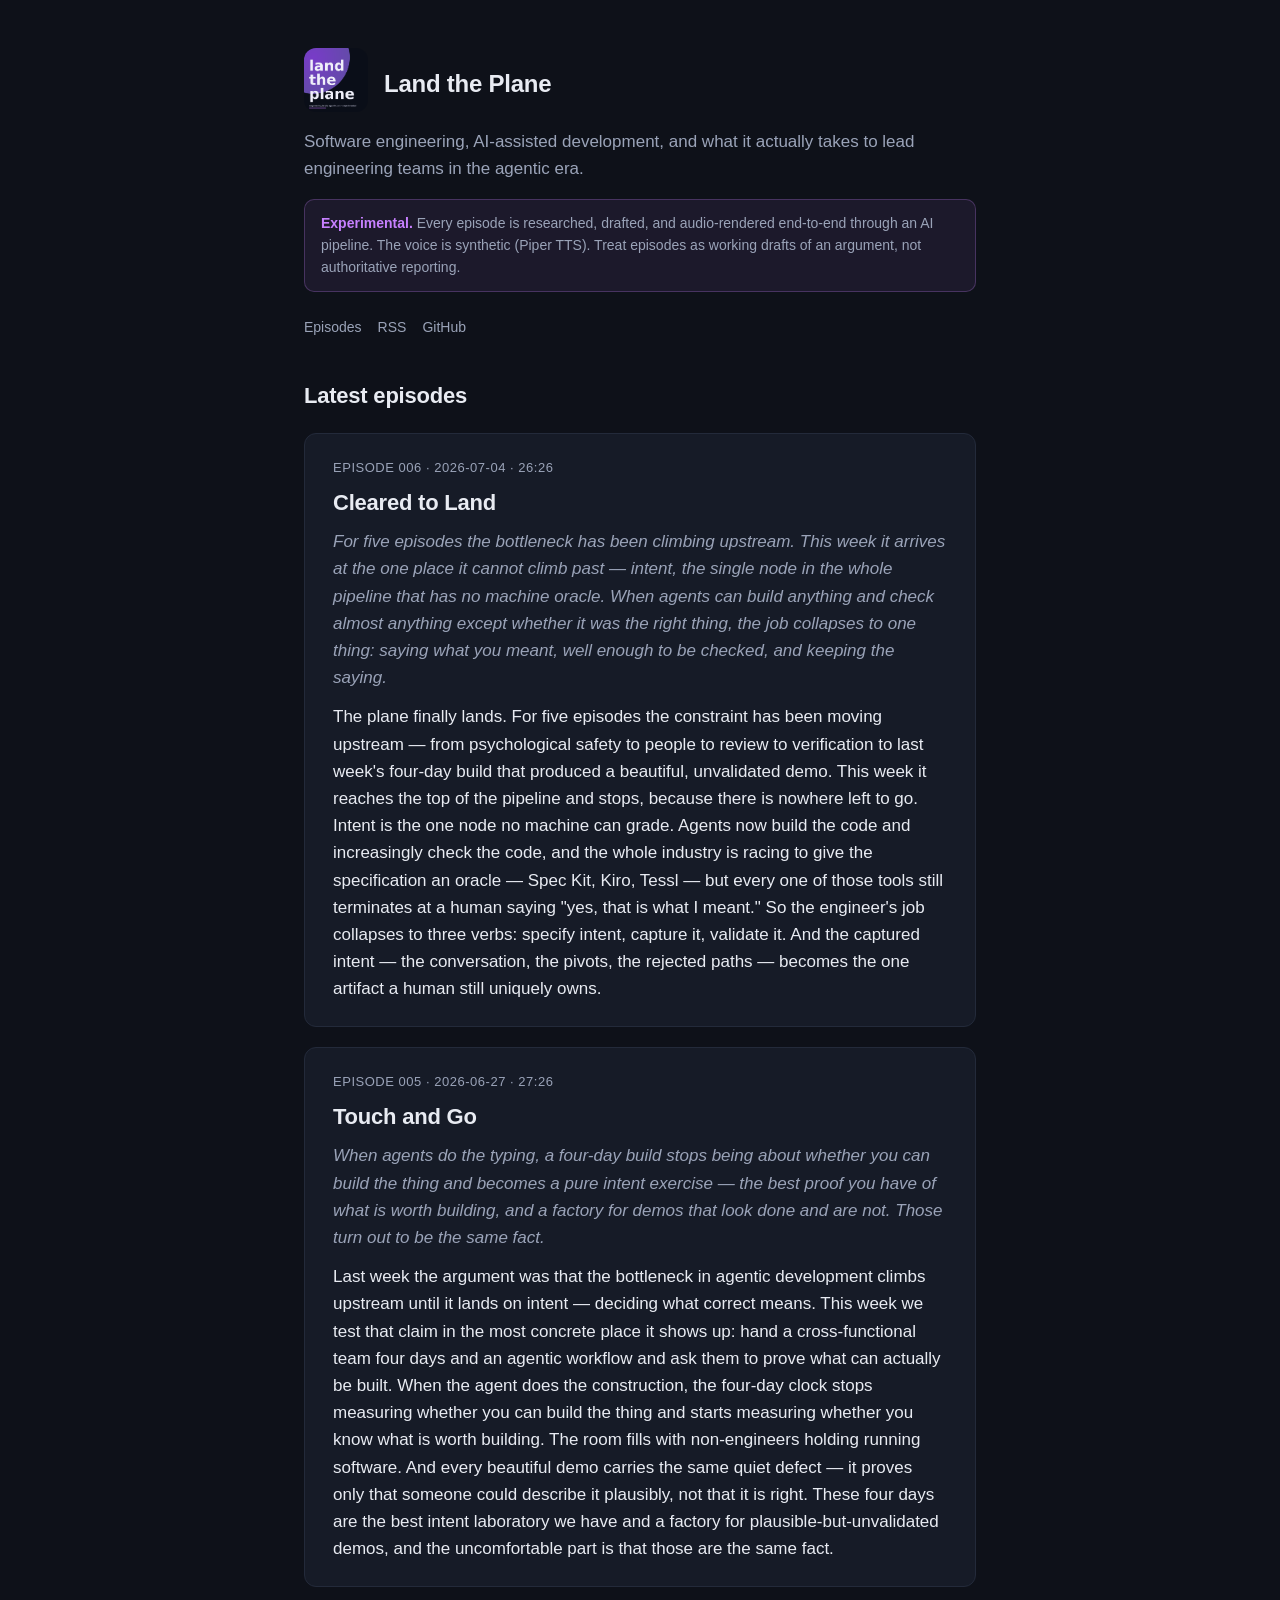
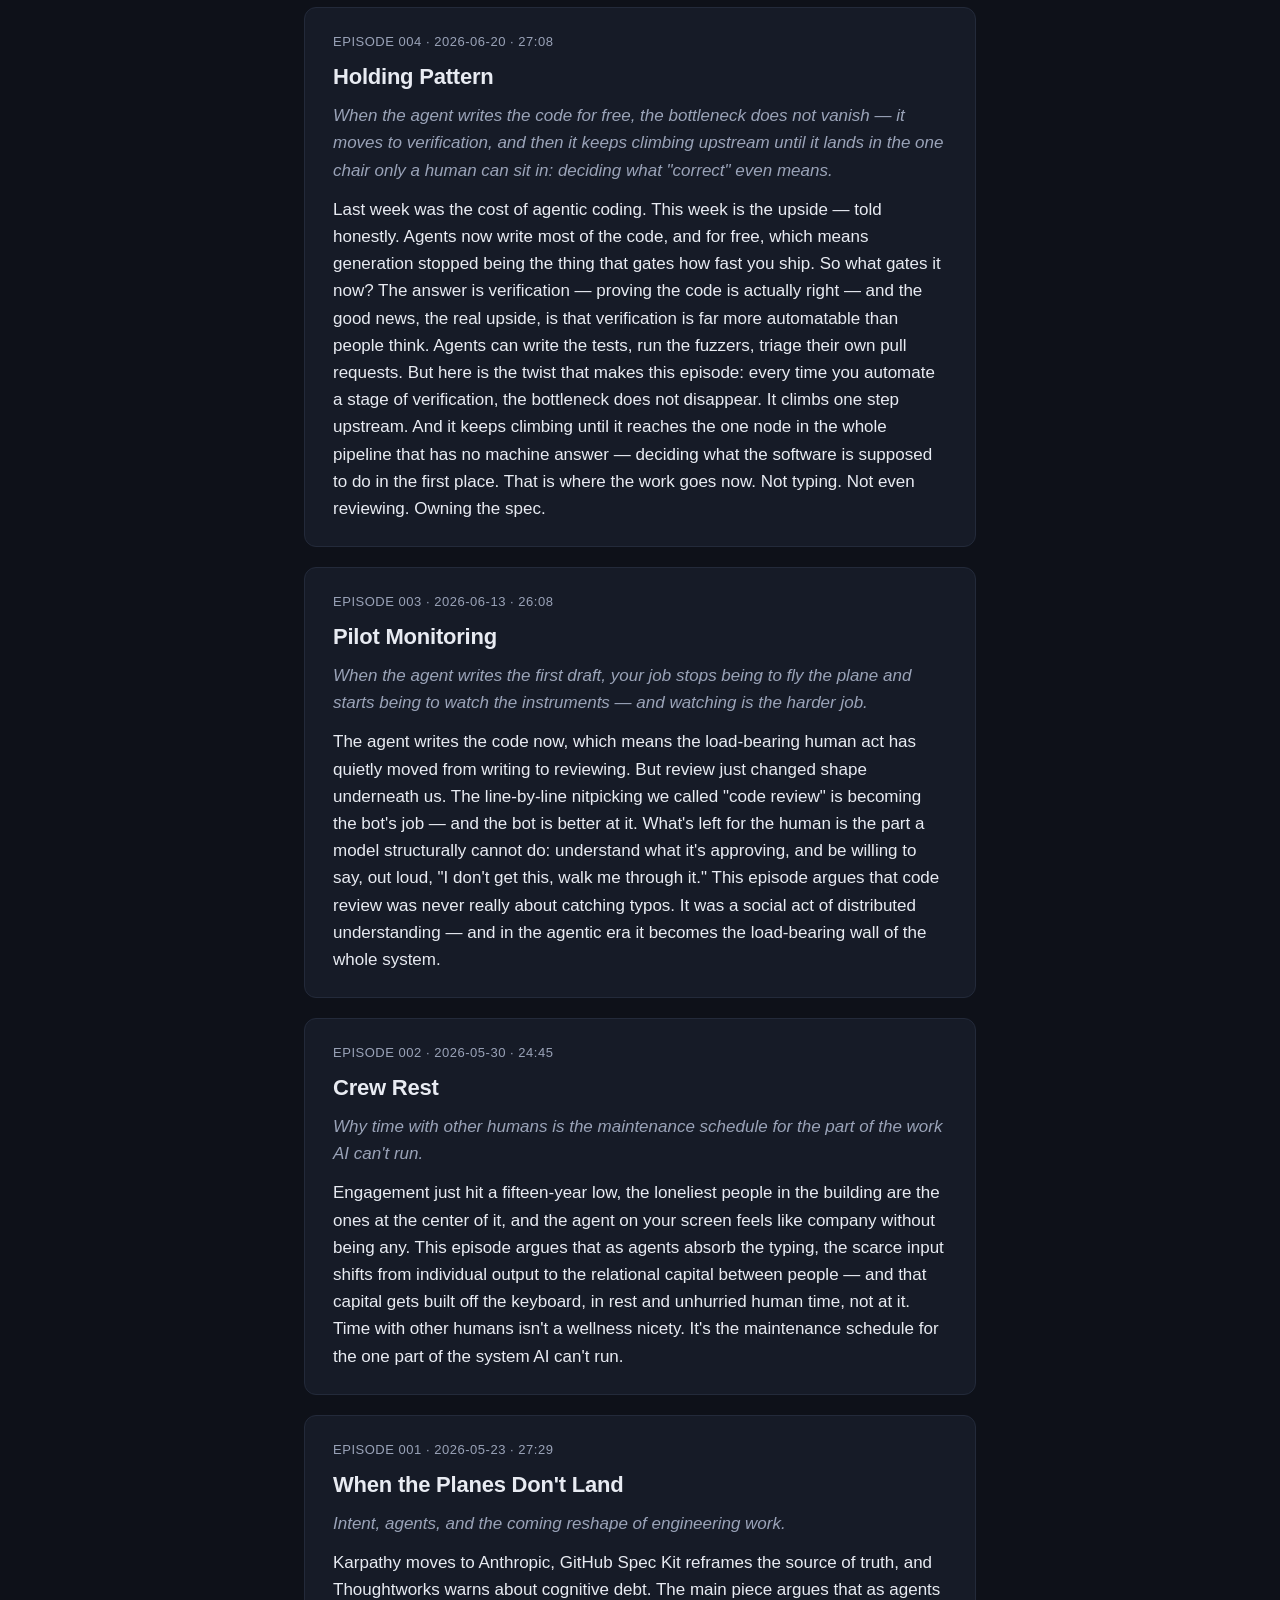
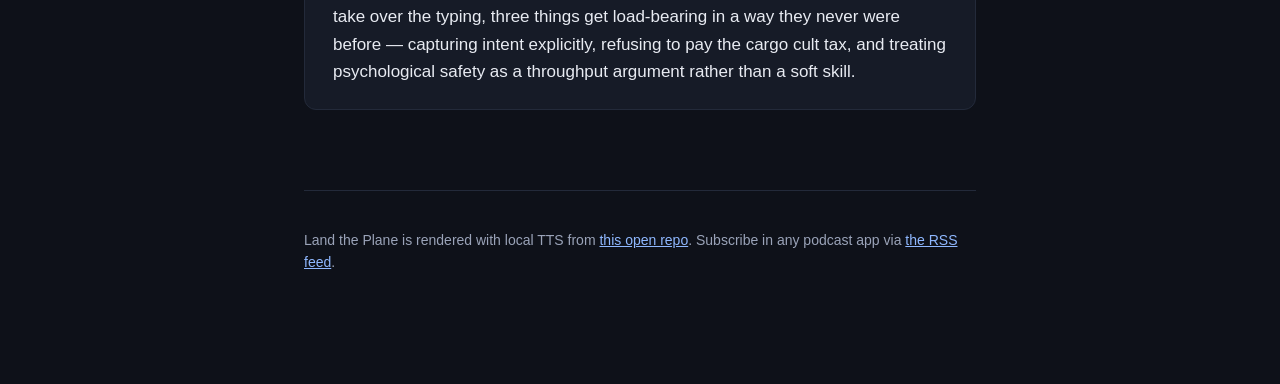
<file: docs/index.html>
<!doctype html>
<html lang="en">
<head>
<meta charset="utf-8">
<meta name="viewport" content="width=device-width, initial-scale=1">
<title>Land the Plane</title>
<link rel="stylesheet" href="./style.css">
<link rel="alternate" type="application/rss+xml" title="Land the Plane" href="./feed.xml">
<meta property="og:title" content="Land the Plane">
<meta property="og:type" content="website">
<meta property="og:image" content="https://puremunky.github.io/land-the-plane/cover.png">
</head>
<body>
<div class="container">
<header class="site-header">
<a href="./"><img src="./cover.png" alt=""></a>
<a href="./"><h1>Land the Plane</h1></a>
</header>
<p class="site-tagline">Software engineering, AI-assisted development, and what it actually takes to lead engineering teams in the agentic era.</p>
<aside class="experiment-notice">
<strong>Experimental.</strong> Every episode is researched, drafted, and audio-rendered end-to-end through an AI pipeline. The voice is synthetic (Piper TTS). Treat episodes as working drafts of an argument, not authoritative reporting.
</aside>
<nav class="nav-links">
  <a href="./">Episodes</a>
  <a href="./feed.xml">RSS</a>
  <a href="https://github.com/puremunky/land-the-plane">GitHub</a>
</nav>
<h2>Latest episodes</h2>
<a class="episode-card" href="./episodes/006-cleared-to-land/">
<div class="episode-meta">Episode 006 · 2026-07-04 · 26:26</div>
<h2>Cleared to Land</h2>
<p class="subtitle">For five episodes the bottleneck has been climbing upstream. This week it arrives at the one place it cannot climb past — intent, the single node in the whole pipeline that has no machine oracle. When agents can build anything and check almost anything except whether it was the right thing, the job collapses to one thing: saying what you meant, well enough to be checked, and keeping the saying.</p>
<p class="summary">The plane finally lands. For five episodes the constraint has been moving upstream — from psychological safety to people to review to verification to last week&#x27;s four-day build that produced a beautiful, unvalidated demo. This week it reaches the top of the pipeline and stops, because there is nowhere left to go. Intent is the one node no machine can grade. Agents now build the code and increasingly check the code, and the whole industry is racing to give the specification an oracle — Spec Kit, Kiro, Tessl — but every one of those tools still terminates at a human saying &quot;yes, that is what I meant.&quot; So the engineer&#x27;s job collapses to three verbs: specify intent, capture it, validate it. And the captured intent — the conversation, the pivots, the rejected paths — becomes the one artifact a human still uniquely owns.</p>
</a>

<a class="episode-card" href="./episodes/005-four-day-build/">
<div class="episode-meta">Episode 005 · 2026-06-27 · 27:26</div>
<h2>Touch and Go</h2>
<p class="subtitle">When agents do the typing, a four-day build stops being about whether you can build the thing and becomes a pure intent exercise — the best proof you have of what is worth building, and a factory for demos that look done and are not. Those turn out to be the same fact.</p>
<p class="summary">Last week the argument was that the bottleneck in agentic development climbs upstream until it lands on intent — deciding what correct means. This week we test that claim in the most concrete place it shows up: hand a cross-functional team four days and an agentic workflow and ask them to prove what can actually be built. When the agent does the construction, the four-day clock stops measuring whether you can build the thing and starts measuring whether you know what is worth building. The room fills with non-engineers holding running software. And every beautiful demo carries the same quiet defect — it proves only that someone could describe it plausibly, not that it is right. These four days are the best intent laboratory we have and a factory for plausible-but-unvalidated demos, and the uncomfortable part is that those are the same fact.</p>
</a>

<a class="episode-card" href="./episodes/004-verification-bottleneck/">
<div class="episode-meta">Episode 004 · 2026-06-20 · 27:08</div>
<h2>Holding Pattern</h2>
<p class="subtitle">When the agent writes the code for free, the bottleneck does not vanish — it moves to verification, and then it keeps climbing upstream until it lands in the one chair only a human can sit in: deciding what &quot;correct&quot; even means.</p>
<p class="summary">Last week was the cost of agentic coding. This week is the upside — told honestly. Agents now write most of the code, and for free, which means generation stopped being the thing that gates how fast you ship. So what gates it now? The answer is verification — proving the code is actually right — and the good news, the real upside, is that verification is far more automatable than people think. Agents can write the tests, run the fuzzers, triage their own pull requests. But here is the twist that makes this episode: every time you automate a stage of verification, the bottleneck does not disappear. It climbs one step upstream. And it keeps climbing until it reaches the one node in the whole pipeline that has no machine answer — deciding what the software is supposed to do in the first place. That is where the work goes now. Not typing. Not even reviewing. Owning the spec.</p>
</a>

<a class="episode-card" href="./episodes/003-new-code-review/">
<div class="episode-meta">Episode 003 · 2026-06-13 · 26:08</div>
<h2>Pilot Monitoring</h2>
<p class="subtitle">When the agent writes the first draft, your job stops being to fly the plane and starts being to watch the instruments — and watching is the harder job.</p>
<p class="summary">The agent writes the code now, which means the load-bearing human act has quietly moved from writing to reviewing. But review just changed shape underneath us. The line-by-line nitpicking we called &quot;code review&quot; is becoming the bot&#x27;s job — and the bot is better at it. What&#x27;s left for the human is the part a model structurally cannot do: understand what it&#x27;s approving, and be willing to say, out loud, &quot;I don&#x27;t get this, walk me through it.&quot; This episode argues that code review was never really about catching typos. It was a social act of distributed understanding — and in the agentic era it becomes the load-bearing wall of the whole system.</p>
</a>

<a class="episode-card" href="./episodes/002-invest-in-people/">
<div class="episode-meta">Episode 002 · 2026-05-30 · 24:45</div>
<h2>Crew Rest</h2>
<p class="subtitle">Why time with other humans is the maintenance schedule for the part of the work AI can&#x27;t run.</p>
<p class="summary">Engagement just hit a fifteen-year low, the loneliest people in the building are the ones at the center of it, and the agent on your screen feels like company without being any. This episode argues that as agents absorb the typing, the scarce input shifts from individual output to the relational capital between people — and that capital gets built off the keyboard, in rest and unhurried human time, not at it. Time with other humans isn&#x27;t a wellness nicety. It&#x27;s the maintenance schedule for the one part of the system AI can&#x27;t run.</p>
</a>

<a class="episode-card" href="./episodes/001-intent-layer/">
<div class="episode-meta">Episode 001 · 2026-05-23 · 27:29</div>
<h2>When the Planes Don&#x27;t Land</h2>
<p class="subtitle">Intent, agents, and the coming reshape of engineering work.</p>
<p class="summary">Karpathy moves to Anthropic, GitHub Spec Kit reframes the source of truth, and Thoughtworks warns about cognitive debt. The main piece argues that as agents take over the typing, three things get load-bearing in a way they never were before — capturing intent explicitly, refusing to pay the cargo cult tax, and treating psychological safety as a throughput argument rather than a soft skill.</p>
</a>
<footer>
<p>Land the Plane is rendered with local TTS from
<a href="https://github.com/puremunky/land-the-plane">this open repo</a>.
Subscribe in any podcast app via <a href="./feed.xml">the RSS feed</a>.</p>
</footer>
</div>
</body>
</html>
</file>
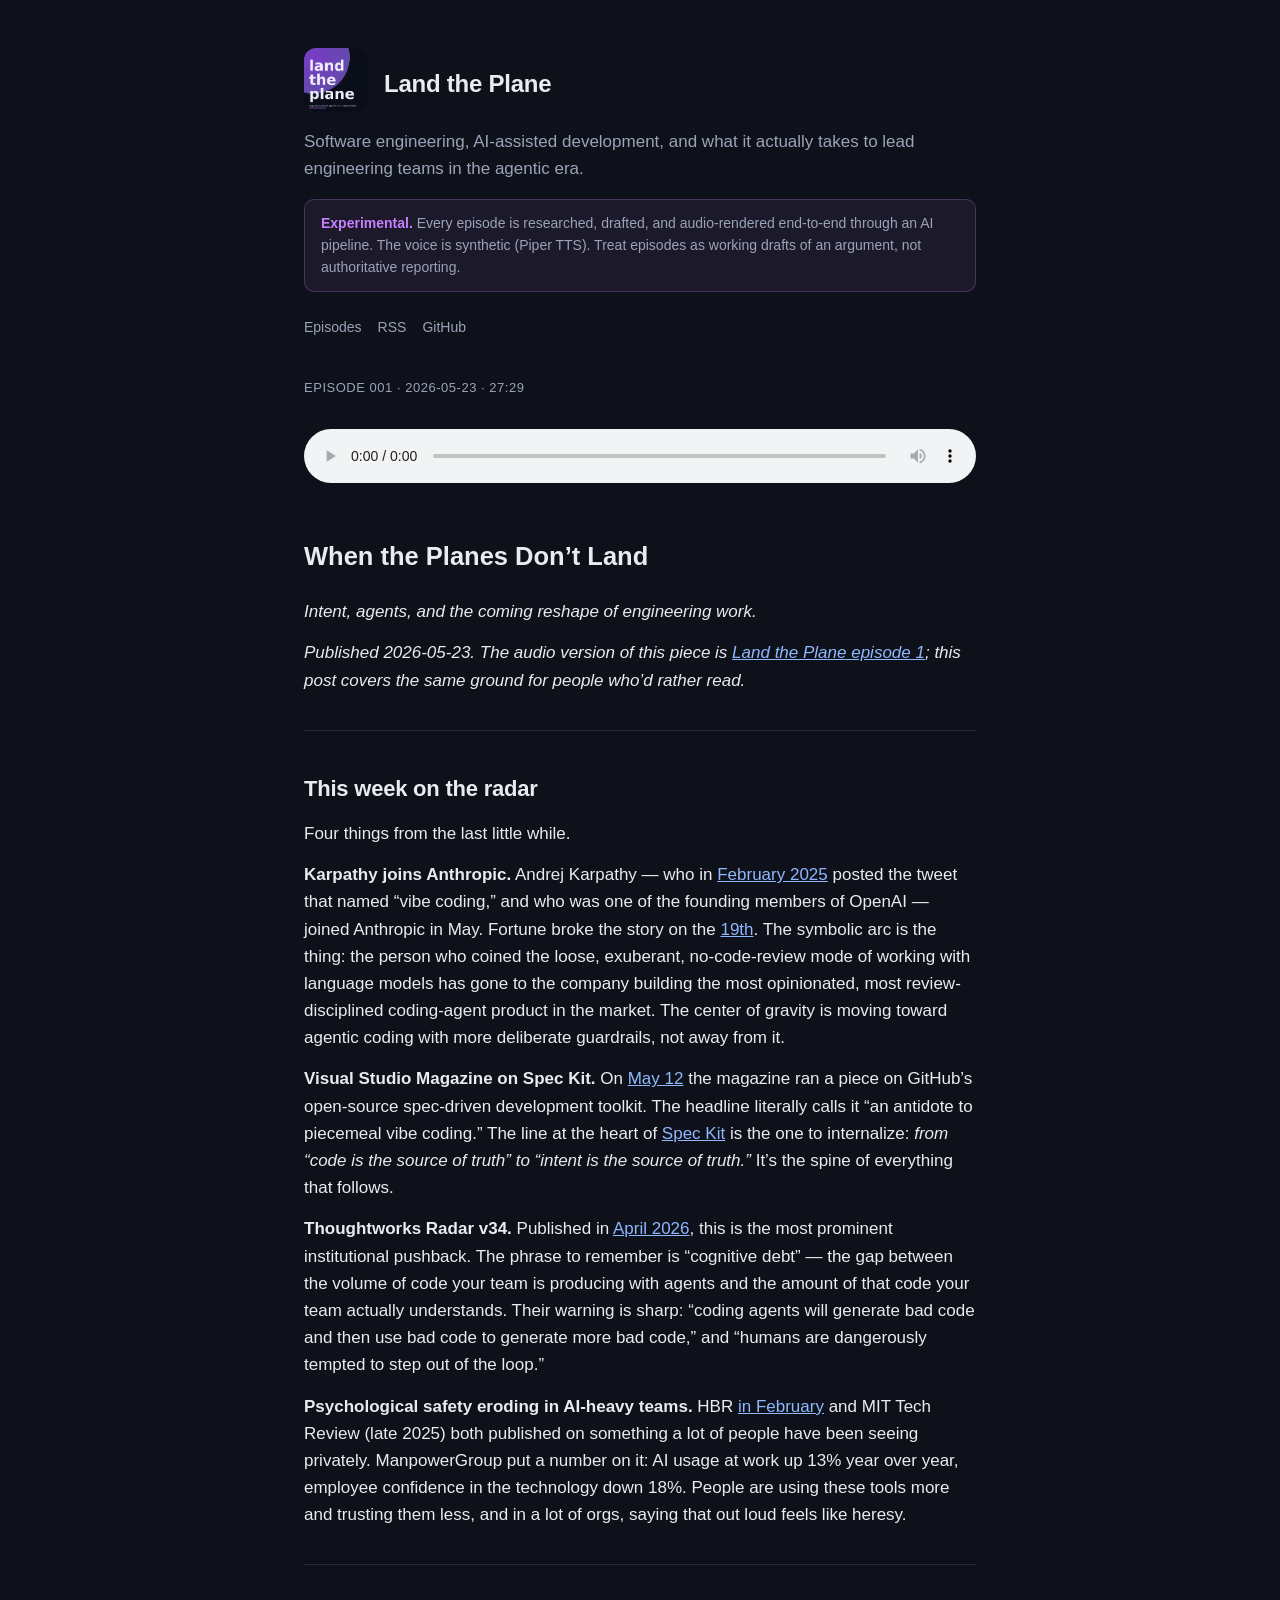
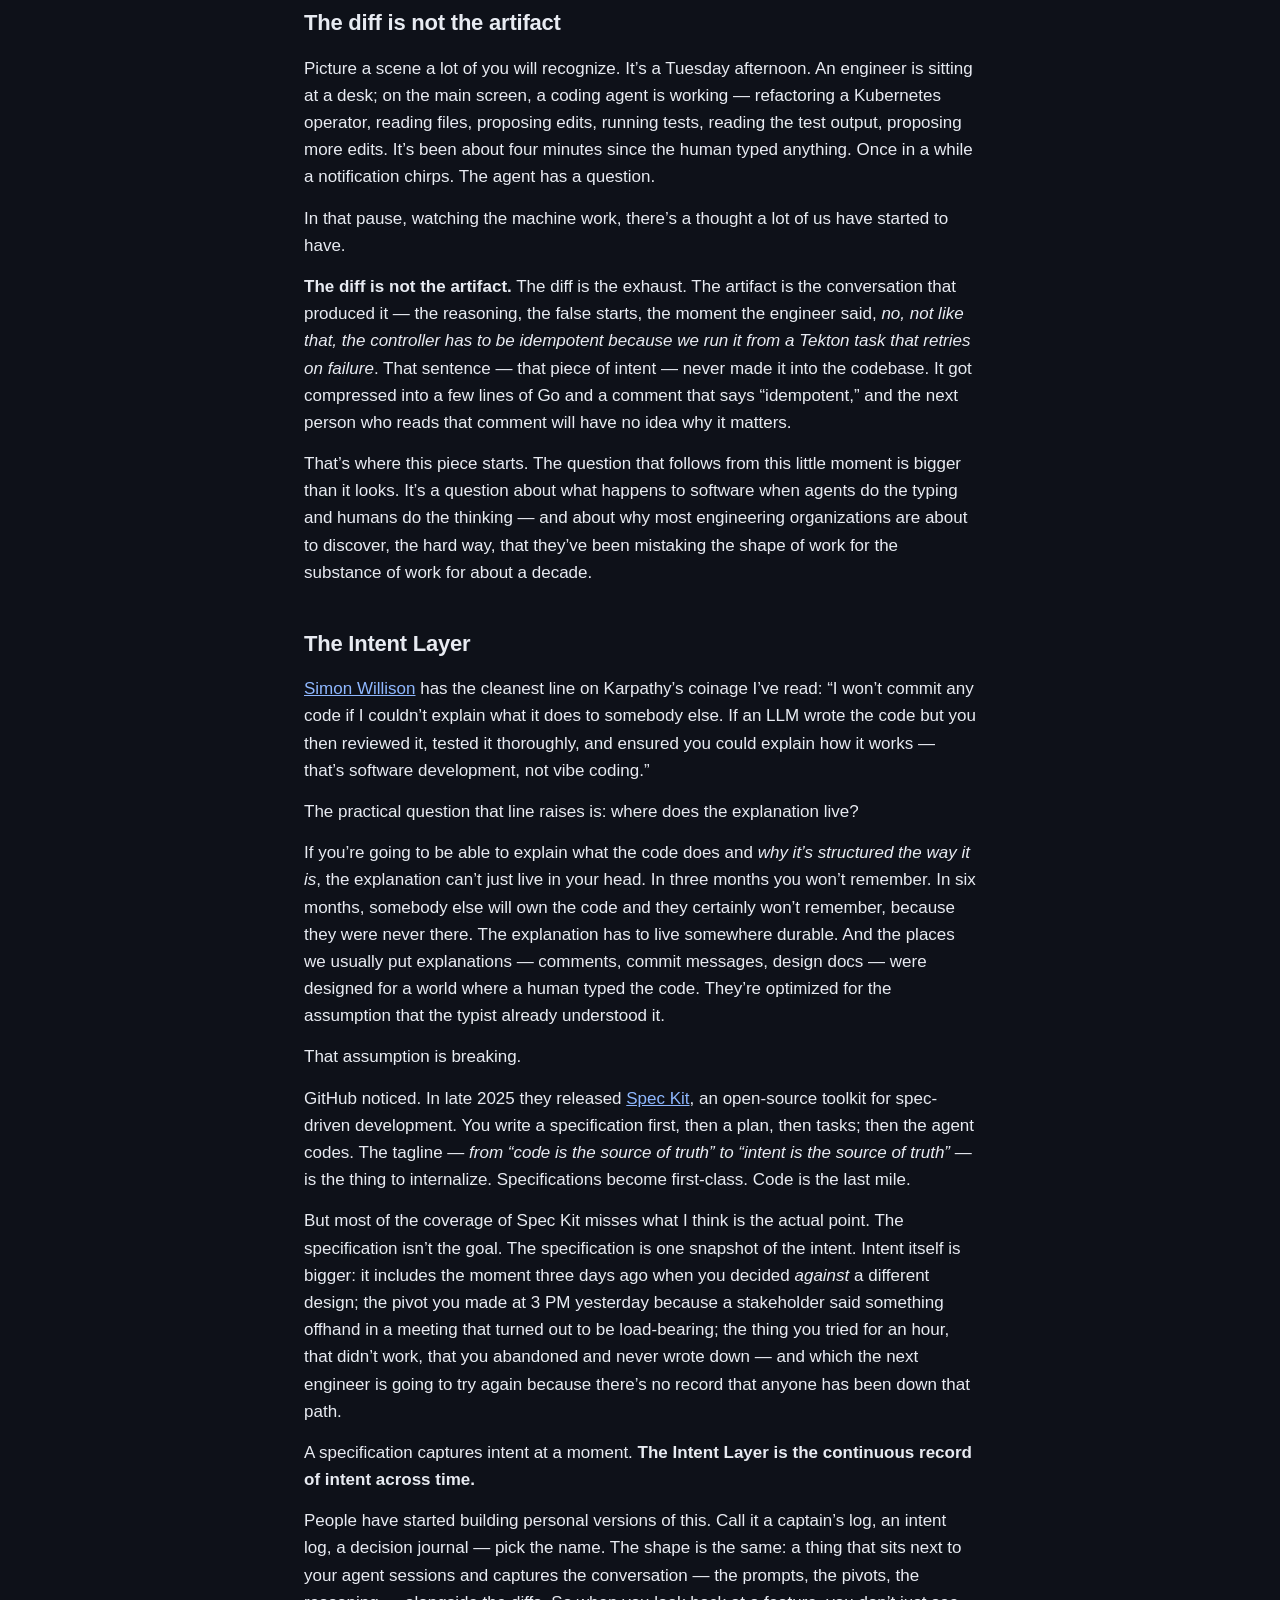
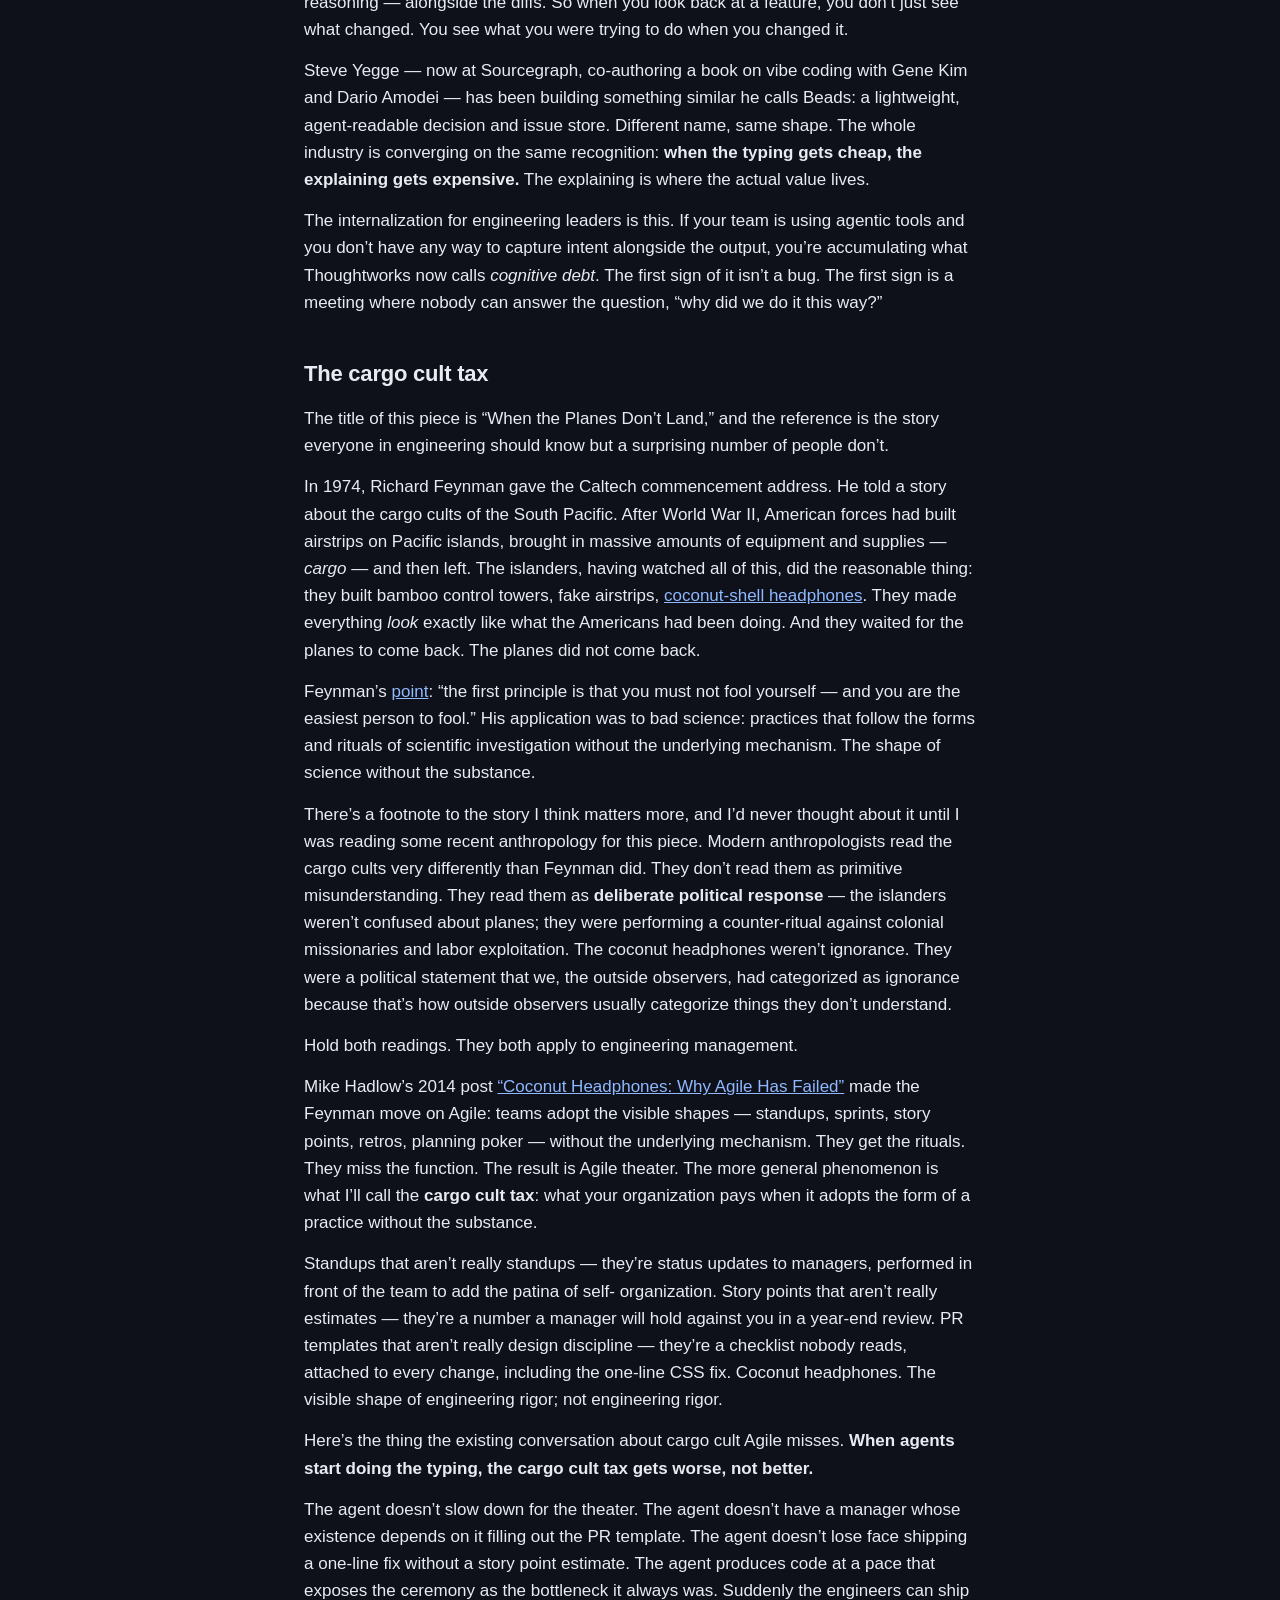
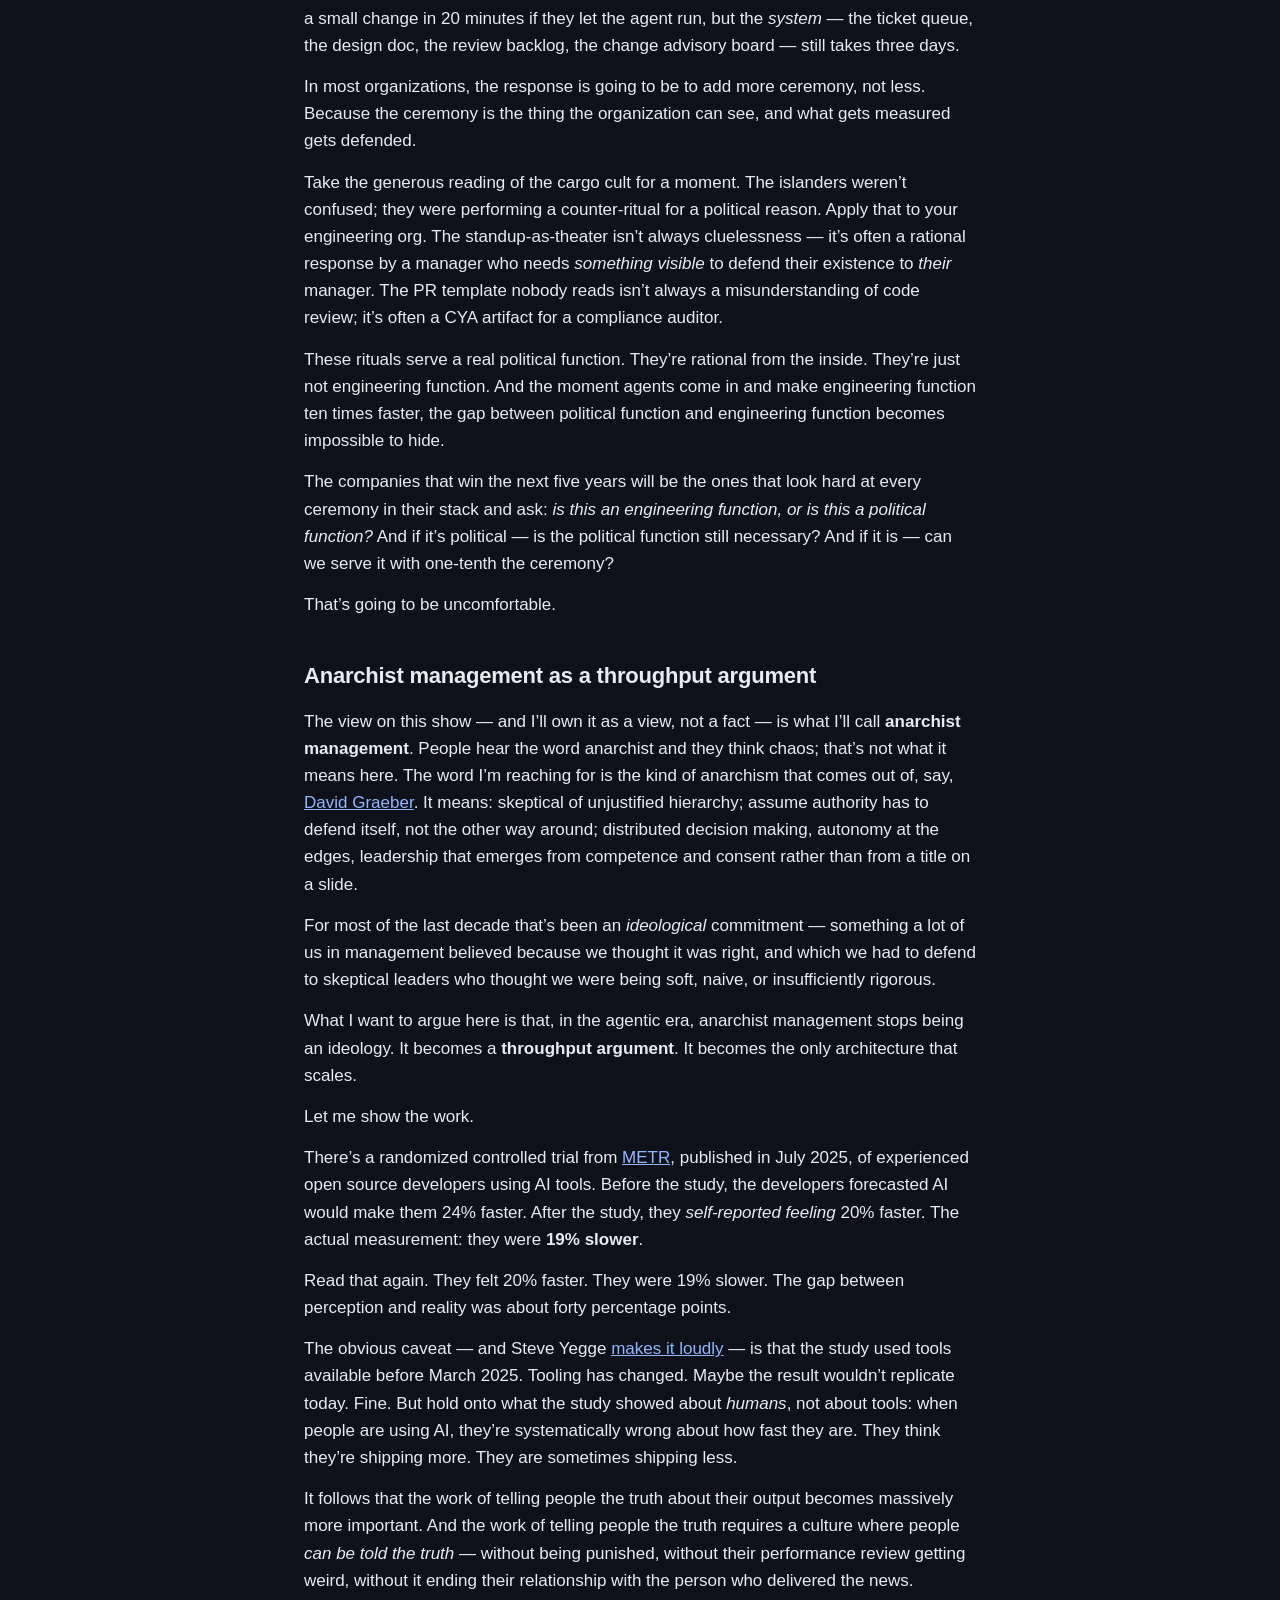
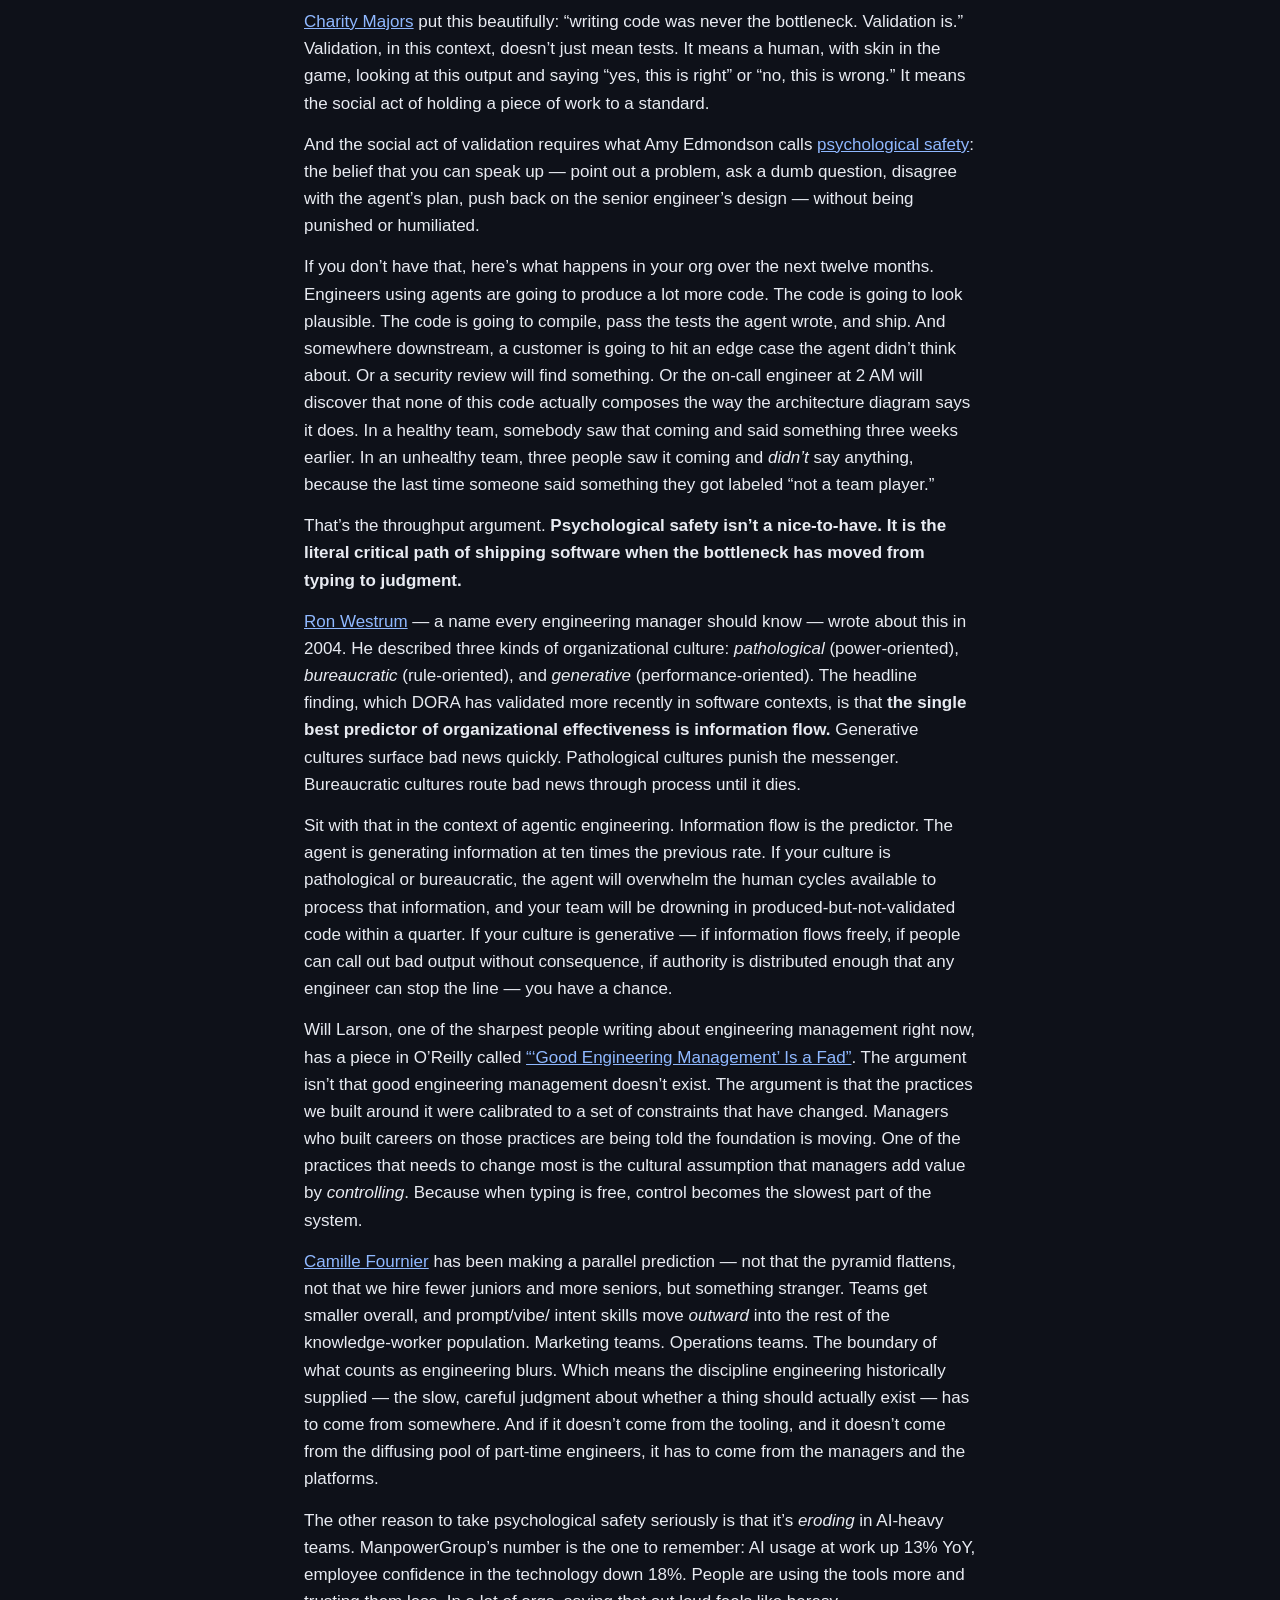
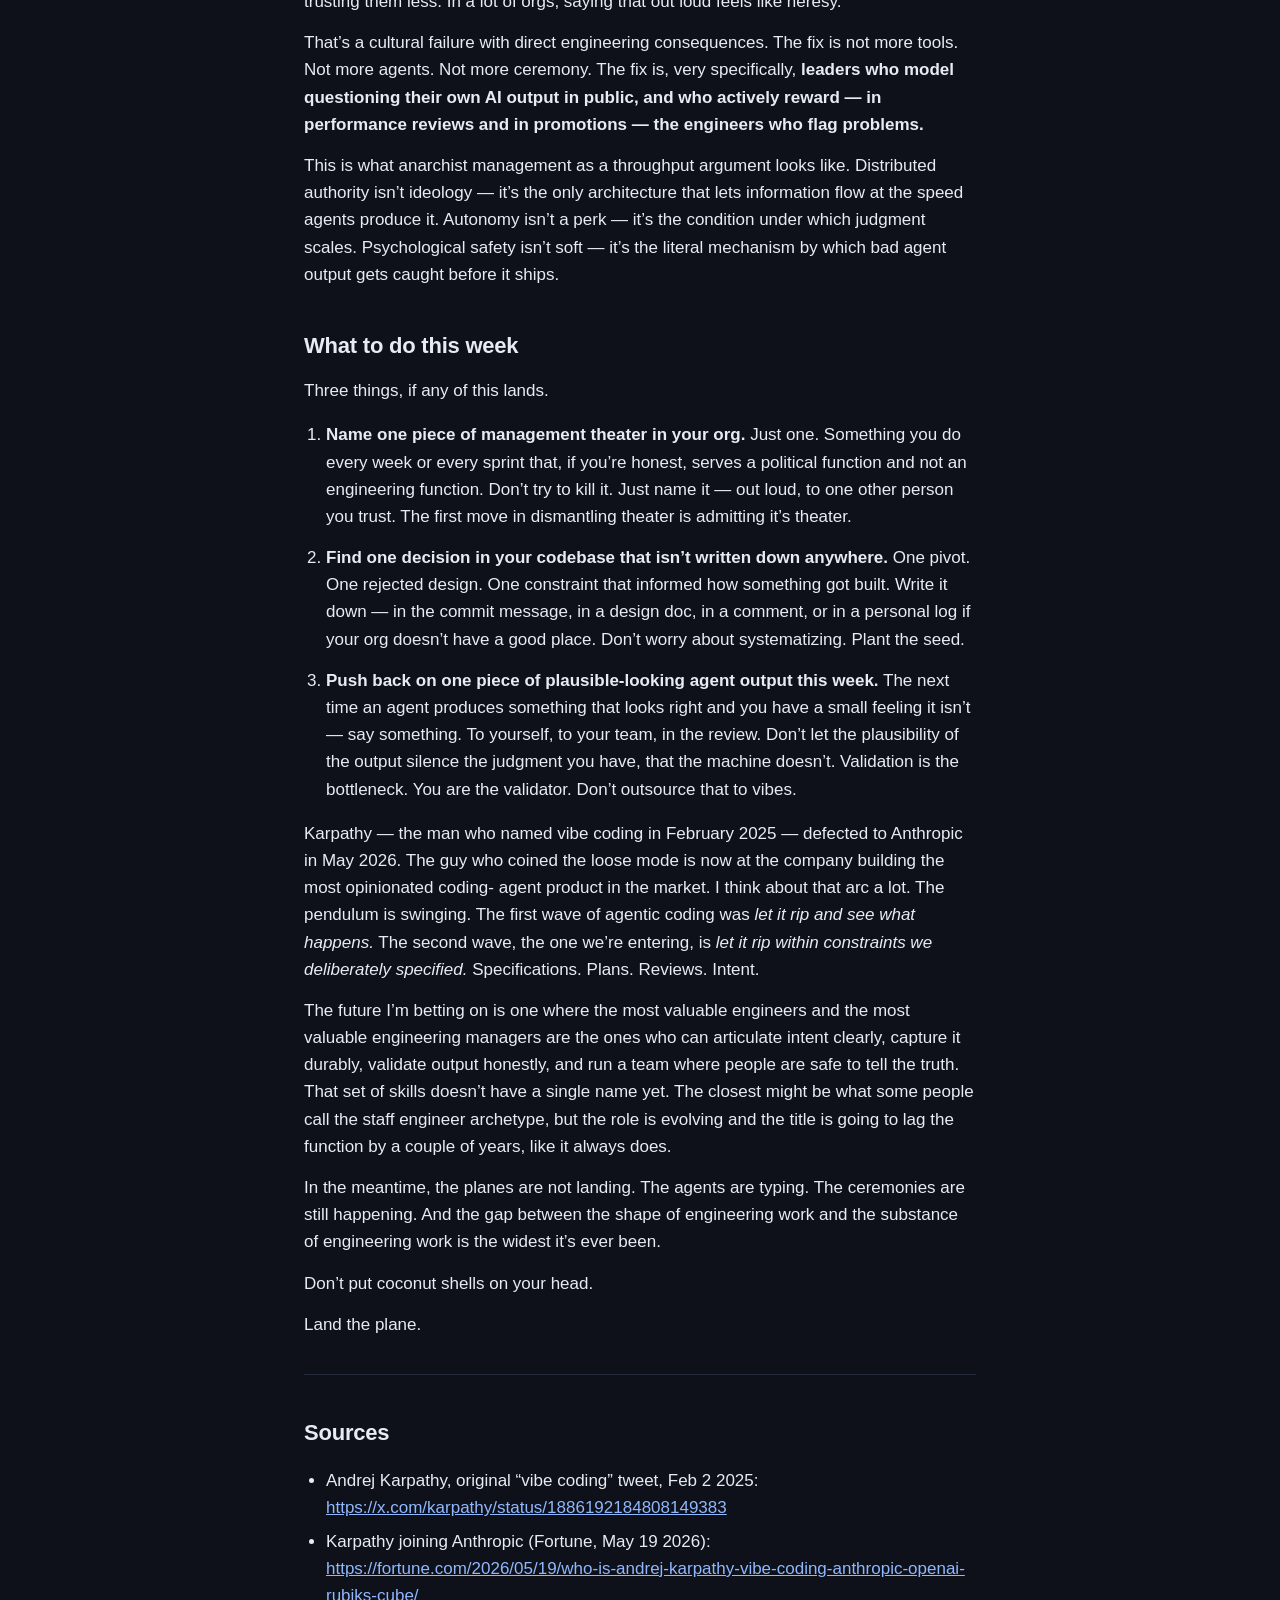
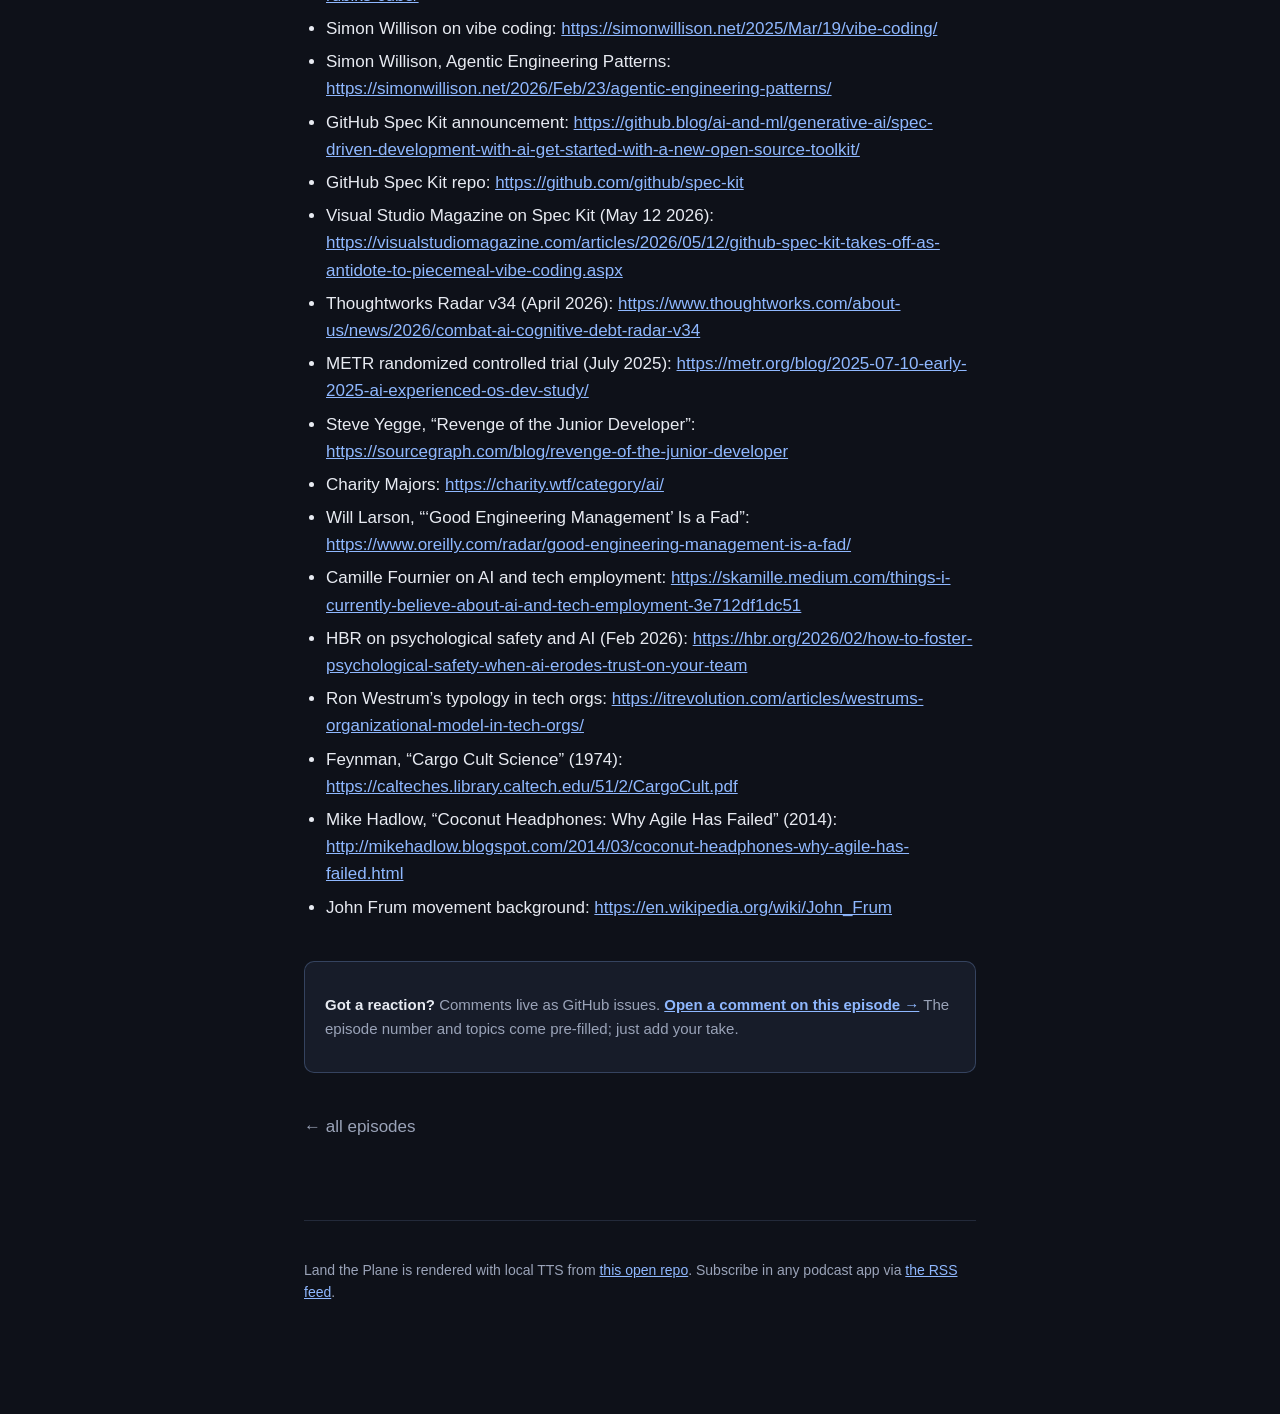
<file: docs/episodes/001-intent-layer/index.html>
<!doctype html>
<html lang="en">
<head>
<meta charset="utf-8">
<meta name="viewport" content="width=device-width, initial-scale=1">
<title>When the Planes Don&#x27;t Land — Land the Plane</title>
<link rel="stylesheet" href="../../style.css">
<link rel="alternate" type="application/rss+xml" title="Land the Plane" href="../../feed.xml">
<meta property="og:title" content="When the Planes Don&#x27;t Land — Land the Plane">
<meta property="og:type" content="website">
<meta property="og:image" content="https://puremunky.github.io/land-the-plane/cover.png">
</head>
<body>
<div class="container">
<header class="site-header">
<a href="../../"><img src="../../cover.png" alt=""></a>
<a href="../../"><h1>Land the Plane</h1></a>
</header>
<p class="site-tagline">Software engineering, AI-assisted development, and what it actually takes to lead engineering teams in the agentic era.</p>
<aside class="experiment-notice">
<strong>Experimental.</strong> Every episode is researched, drafted, and audio-rendered end-to-end through an AI pipeline. The voice is synthetic (Piper TTS). Treat episodes as working drafts of an argument, not authoritative reporting.
</aside>
<nav class="nav-links">
  <a href="../../">Episodes</a>
  <a href="../../feed.xml">RSS</a>
  <a href="https://github.com/puremunky/land-the-plane">GitHub</a>
</nav>

<p class="episode-meta">Episode 001 ·
2026-05-23 ·
27:29</p>
<audio controls preload="metadata" src="https://github.com/puremunky/land-the-plane/releases/download/ep-001/episode.mp3"></audio>
<article>
<h1>When the Planes Don&rsquo;t Land</h1>
<p><em>Intent, agents, and the coming reshape of engineering work.</em></p>
<p><em>Published 2026-05-23. The audio version of this piece is
<a href="./episode.mp3">Land the Plane episode 1</a>; this post covers the same
ground for people who&rsquo;d rather read.</em></p>
<hr />
<h2>This week on the radar</h2>
<p>Four things from the last little while.</p>
<p><strong>Karpathy joins Anthropic.</strong> Andrej Karpathy — who in
<a href="https://x.com/karpathy/status/1886192184808149383">February 2025</a>
posted the tweet that named &ldquo;vibe coding,&rdquo; and who was one of the
founding members of OpenAI — joined Anthropic in May. Fortune broke
the story on the <a href="https://fortune.com/2026/05/19/who-is-andrej-karpathy-vibe-coding-anthropic-openai-rubiks-cube/">19th</a>.
The symbolic arc is the thing: the person who coined the loose,
exuberant, no-code-review mode of working with language models has
gone to the company building the most opinionated, most review-
disciplined coding-agent product in the market. The center of gravity
is moving toward agentic coding with more deliberate guardrails, not
away from it.</p>
<p><strong>Visual Studio Magazine on Spec Kit.</strong> On
<a href="https://visualstudiomagazine.com/articles/2026/05/12/github-spec-kit-takes-off-as-antidote-to-piecemeal-vibe-coding.aspx">May 12</a>
the magazine ran a piece on GitHub&rsquo;s open-source spec-driven
development toolkit. The headline literally calls it &ldquo;an antidote to
piecemeal vibe coding.&rdquo; The line at the heart of
<a href="https://github.com/github/spec-kit">Spec Kit</a> is the one to
internalize: <em>from &ldquo;code is the source of truth&rdquo; to &ldquo;intent is the
source of truth.&rdquo;</em> It&rsquo;s the spine of everything that follows.</p>
<p><strong>Thoughtworks Radar v34.</strong> Published in
<a href="https://www.thoughtworks.com/about-us/news/2026/combat-ai-cognitive-debt-radar-v34">April 2026</a>,
this is the most prominent institutional pushback. The phrase to
remember is &ldquo;cognitive debt&rdquo; — the gap between the volume of code
your team is producing with agents and the amount of that code your
team actually understands. Their warning is sharp: &ldquo;coding agents
will generate bad code and then use bad code to generate more bad
code,&rdquo; and &ldquo;humans are dangerously tempted to step out of the loop.&rdquo;</p>
<p><strong>Psychological safety eroding in AI-heavy teams.</strong> HBR
<a href="https://hbr.org/2026/02/how-to-foster-psychological-safety-when-ai-erodes-trust-on-your-team">in February</a>
and MIT Tech Review (late 2025) both published on something a lot of
people have been seeing privately. ManpowerGroup put a number on it:
AI usage at work up 13% year over year, employee confidence in the
technology down 18%. People are using these tools more and trusting
them less, and in a lot of orgs, saying that out loud feels like
heresy.</p>
<hr />
<h2>The diff is not the artifact</h2>
<p>Picture a scene a lot of you will recognize. It&rsquo;s a Tuesday afternoon.
An engineer is sitting at a desk; on the main screen, a coding agent
is working — refactoring a Kubernetes operator, reading files,
proposing edits, running tests, reading the test output, proposing
more edits. It&rsquo;s been about four minutes since the human typed
anything. Once in a while a notification chirps. The agent has a
question.</p>
<p>In that pause, watching the machine work, there&rsquo;s a thought a lot of
us have started to have.</p>
<p><strong>The diff is not the artifact.</strong> The diff is the exhaust. The
artifact is the conversation that produced it — the reasoning, the
false starts, the moment the engineer said, <em>no, not like that, the
controller has to be idempotent because we run it from a Tekton task
that retries on failure</em>. That sentence — that piece of intent —
never made it into the codebase. It got compressed into a few lines
of Go and a comment that says &ldquo;idempotent,&rdquo; and the next person who
reads that comment will have no idea why it matters.</p>
<p>That&rsquo;s where this piece starts. The question that follows from this
little moment is bigger than it looks. It&rsquo;s a question about what
happens to software when agents do the typing and humans do the
thinking — and about why most engineering organizations are about to
discover, the hard way, that they&rsquo;ve been mistaking the shape of
work for the substance of work for about a decade.</p>
<h2>The Intent Layer</h2>
<p><a href="https://simonwillison.net/2025/Mar/19/vibe-coding/">Simon Willison</a>
has the cleanest line on Karpathy&rsquo;s coinage I&rsquo;ve read: &ldquo;I won&rsquo;t
commit any code if I couldn&rsquo;t explain what it does to somebody else.
If an LLM wrote the code but you then reviewed it, tested it
thoroughly, and ensured you could explain how it works — that&rsquo;s
software development, not vibe coding.&rdquo;</p>
<p>The practical question that line raises is: where does the
explanation live?</p>
<p>If you&rsquo;re going to be able to explain what the code does and <em>why
it&rsquo;s structured the way it is</em>, the explanation can&rsquo;t just live in
your head. In three months you won&rsquo;t remember. In six months,
somebody else will own the code and they certainly won&rsquo;t remember,
because they were never there. The explanation has to live somewhere
durable. And the places we usually put explanations — comments,
commit messages, design docs — were designed for a world where a
human typed the code. They&rsquo;re optimized for the assumption that the
typist already understood it.</p>
<p>That assumption is breaking.</p>
<p>GitHub noticed. In late 2025 they released <a href="https://github.blog/ai-and-ml/generative-ai/spec-driven-development-with-ai-get-started-with-a-new-open-source-toolkit/">Spec
Kit</a>,
an open-source toolkit for spec-driven development. You write a
specification first, then a plan, then tasks; then the agent codes.
The tagline — <em>from &ldquo;code is the source of truth&rdquo; to &ldquo;intent is the
source of truth&rdquo;</em> — is the thing to internalize. Specifications
become first-class. Code is the last mile.</p>
<p>But most of the coverage of Spec Kit misses what I think is the
actual point. The specification isn&rsquo;t the goal. The specification is
one snapshot of the intent. Intent itself is bigger: it includes the
moment three days ago when you decided <em>against</em> a different design;
the pivot you made at 3 PM yesterday because a stakeholder said
something offhand in a meeting that turned out to be load-bearing;
the thing you tried for an hour, that didn&rsquo;t work, that you
abandoned and never wrote down — and which the next engineer is
going to try again because there&rsquo;s no record that anyone has been
down that path.</p>
<p>A specification captures intent at a moment. <strong>The Intent Layer is
the continuous record of intent across time.</strong></p>
<p>People have started building personal versions of this. Call it a
captain&rsquo;s log, an intent log, a decision journal — pick the name.
The shape is the same: a thing that sits next to your agent sessions
and captures the conversation — the prompts, the pivots, the
reasoning — alongside the diffs. So when you look back at a feature,
you don&rsquo;t just see what changed. You see what you were trying to do
when you changed it.</p>
<p>Steve Yegge — now at Sourcegraph, co-authoring a book on vibe coding
with Gene Kim and Dario Amodei — has been building something similar
he calls Beads: a lightweight, agent-readable decision and issue
store. Different name, same shape. The whole industry is converging
on the same recognition: <strong>when the typing gets cheap, the
explaining gets expensive.</strong> The explaining is where the actual
value lives.</p>
<p>The internalization for engineering leaders is this. If your team is
using agentic tools and you don&rsquo;t have any way to capture intent
alongside the output, you&rsquo;re accumulating what Thoughtworks now calls
<em>cognitive debt</em>. The first sign of it isn&rsquo;t a bug. The first sign
is a meeting where nobody can answer the question, &ldquo;why did we do it
this way?&rdquo;</p>
<h2>The cargo cult tax</h2>
<p>The title of this piece is &ldquo;When the Planes Don&rsquo;t Land,&rdquo; and the
reference is the story everyone in engineering should know but a
surprising number of people don&rsquo;t.</p>
<p>In 1974, Richard Feynman gave the Caltech commencement address. He
told a story about the cargo cults of the South Pacific. After World
War II, American forces had built airstrips on Pacific islands,
brought in massive amounts of equipment and supplies — <em>cargo</em> — and
then left. The islanders, having watched all of this, did the
reasonable thing: they built bamboo control towers, fake airstrips,
<a href="https://en.wikipedia.org/wiki/John_Frum">coconut-shell headphones</a>.
They made everything <em>look</em> exactly like what the Americans had been
doing. And they waited for the planes to come back. The planes did
not come back.</p>
<p>Feynman&rsquo;s <a href="https://calteches.library.caltech.edu/51/2/CargoCult.pdf">point</a>:
&ldquo;the first principle is that you must not fool yourself — and you
are the easiest person to fool.&rdquo; His application was to bad
science: practices that follow the forms and rituals of scientific
investigation without the underlying mechanism. The shape of science
without the substance.</p>
<p>There&rsquo;s a footnote to the story I think matters more, and I&rsquo;d never
thought about it until I was reading some recent anthropology for
this piece. Modern anthropologists read the cargo cults very
differently than Feynman did. They don&rsquo;t read them as primitive
misunderstanding. They read them as <strong>deliberate political
response</strong> — the islanders weren&rsquo;t confused about planes; they were
performing a counter-ritual against colonial missionaries and labor
exploitation. The coconut headphones weren&rsquo;t ignorance. They were a
political statement that we, the outside observers, had categorized
as ignorance because that&rsquo;s how outside observers usually categorize
things they don&rsquo;t understand.</p>
<p>Hold both readings. They both apply to engineering management.</p>
<p>Mike Hadlow&rsquo;s 2014 post
<a href="http://mikehadlow.blogspot.com/2014/03/coconut-headphones-why-agile-has-failed.html">&ldquo;Coconut Headphones: Why Agile Has Failed&rdquo;</a>
made the Feynman move on Agile: teams adopt the visible shapes —
standups, sprints, story points, retros, planning poker — without
the underlying mechanism. They get the rituals. They miss the
function. The result is Agile theater. The more general phenomenon
is what I&rsquo;ll call the <strong>cargo cult tax</strong>: what your organization
pays when it adopts the form of a practice without the substance.</p>
<p>Standups that aren&rsquo;t really standups — they&rsquo;re status updates to
managers, performed in front of the team to add the patina of self-
organization. Story points that aren&rsquo;t really estimates — they&rsquo;re a
number a manager will hold against you in a year-end review. PR
templates that aren&rsquo;t really design discipline — they&rsquo;re a checklist
nobody reads, attached to every change, including the one-line CSS
fix. Coconut headphones. The visible shape of engineering rigor; not
engineering rigor.</p>
<p>Here&rsquo;s the thing the existing conversation about cargo cult Agile
misses. <strong>When agents start doing the typing, the cargo cult tax
gets worse, not better.</strong></p>
<p>The agent doesn&rsquo;t slow down for the theater. The agent doesn&rsquo;t have
a manager whose existence depends on it filling out the PR template.
The agent doesn&rsquo;t lose face shipping a one-line fix without a story
point estimate. The agent produces code at a pace that exposes the
ceremony as the bottleneck it always was. Suddenly the engineers can
ship a small change in 20 minutes if they let the agent run, but the
<em>system</em> — the ticket queue, the design doc, the review backlog, the
change advisory board — still takes three days.</p>
<p>In most organizations, the response is going to be to add more
ceremony, not less. Because the ceremony is the thing the
organization can see, and what gets measured gets defended.</p>
<p>Take the generous reading of the cargo cult for a moment. The
islanders weren&rsquo;t confused; they were performing a counter-ritual
for a political reason. Apply that to your engineering org. The
standup-as-theater isn&rsquo;t always cluelessness — it&rsquo;s often a rational
response by a manager who needs <em>something visible</em> to defend their
existence to <em>their</em> manager. The PR template nobody reads isn&rsquo;t
always a misunderstanding of code review; it&rsquo;s often a CYA artifact
for a compliance auditor.</p>
<p>These rituals serve a real political function. They&rsquo;re rational from
the inside. They&rsquo;re just not engineering function. And the moment
agents come in and make engineering function ten times faster, the
gap between political function and engineering function becomes
impossible to hide.</p>
<p>The companies that win the next five years will be the ones that
look hard at every ceremony in their stack and ask: <em>is this an
engineering function, or is this a political function?</em> And if it&rsquo;s
political — is the political function still necessary? And if it
is — can we serve it with one-tenth the ceremony?</p>
<p>That&rsquo;s going to be uncomfortable.</p>
<h2>Anarchist management as a throughput argument</h2>
<p>The view on this show — and I&rsquo;ll own it as a view, not a fact — is
what I&rsquo;ll call <strong>anarchist management</strong>. People hear the word
anarchist and they think chaos; that&rsquo;s not what it means here. The
word I&rsquo;m reaching for is the kind of anarchism that comes out of,
say, <a href="https://en.wikipedia.org/wiki/David_Graeber">David Graeber</a>.
It means: skeptical of unjustified hierarchy; assume authority has
to defend itself, not the other way around; distributed decision
making, autonomy at the edges, leadership that emerges from
competence and consent rather than from a title on a slide.</p>
<p>For most of the last decade that&rsquo;s been an <em>ideological</em> commitment
— something a lot of us in management believed because we thought it
was right, and which we had to defend to skeptical leaders who
thought we were being soft, naive, or insufficiently rigorous.</p>
<p>What I want to argue here is that, in the agentic era, anarchist
management stops being an ideology. It becomes a <strong>throughput
argument</strong>. It becomes the only architecture that scales.</p>
<p>Let me show the work.</p>
<p>There&rsquo;s a randomized controlled trial from
<a href="https://metr.org/blog/2025-07-10-early-2025-ai-experienced-os-dev-study/">METR</a>,
published in July 2025, of experienced open source developers using
AI tools. Before the study, the developers forecasted AI would make
them 24% faster. After the study, they <em>self-reported feeling</em> 20%
faster. The actual measurement: they were <strong>19% slower</strong>.</p>
<p>Read that again. They felt 20% faster. They were 19% slower. The
gap between perception and reality was about forty percentage
points.</p>
<p>The obvious caveat — and Steve Yegge
<a href="https://sourcegraph.com/blog/revenge-of-the-junior-developer">makes it loudly</a> —
is that the study used tools available before March 2025. Tooling
has changed. Maybe the result wouldn&rsquo;t replicate today. Fine. But
hold onto what the study showed about <em>humans</em>, not about tools:
when people are using AI, they&rsquo;re systematically wrong about how
fast they are. They think they&rsquo;re shipping more. They are sometimes
shipping less.</p>
<p>It follows that the work of telling people the truth about their
output becomes massively more important. And the work of telling
people the truth requires a culture where people <em>can be told the
truth</em> — without being punished, without their performance review
getting weird, without it ending their relationship with the person
who delivered the news.</p>
<p><a href="https://charity.wtf/category/ai/">Charity Majors</a> put this
beautifully: &ldquo;writing code was never the bottleneck. Validation is.&rdquo;
Validation, in this context, doesn&rsquo;t just mean tests. It means a
human, with skin in the game, looking at this output and saying
&ldquo;yes, this is right&rdquo; or &ldquo;no, this is wrong.&rdquo; It means the social
act of holding a piece of work to a standard.</p>
<p>And the social act of validation requires what Amy Edmondson calls
<a href="https://en.wikipedia.org/wiki/Psychological_safety">psychological
safety</a>: the
belief that you can speak up — point out a problem, ask a dumb
question, disagree with the agent&rsquo;s plan, push back on the senior
engineer&rsquo;s design — without being punished or humiliated.</p>
<p>If you don&rsquo;t have that, here&rsquo;s what happens in your org over the
next twelve months. Engineers using agents are going to produce a
lot more code. The code is going to look plausible. The code is
going to compile, pass the tests the agent wrote, and ship. And
somewhere downstream, a customer is going to hit an edge case the
agent didn&rsquo;t think about. Or a security review will find something.
Or the on-call engineer at 2 AM will discover that none of this
code actually composes the way the architecture diagram says it
does. In a healthy team, somebody saw that coming and said
something three weeks earlier. In an unhealthy team, three people
saw it coming and <em>didn&rsquo;t</em> say anything, because the last time
someone said something they got labeled &ldquo;not a team player.&rdquo;</p>
<p>That&rsquo;s the throughput argument. <strong>Psychological safety isn&rsquo;t a
nice-to-have. It is the literal critical path of shipping software
when the bottleneck has moved from typing to judgment.</strong></p>
<p><a href="https://itrevolution.com/articles/westrums-organizational-model-in-tech-orgs/">Ron Westrum</a> —
a name every engineering manager should know — wrote about this in
2004. He described three kinds of organizational culture:
<em>pathological</em> (power-oriented), <em>bureaucratic</em> (rule-oriented), and
<em>generative</em> (performance-oriented). The headline finding, which
DORA has validated more recently in software contexts, is that
<strong>the single best predictor of organizational effectiveness is
information flow.</strong> Generative cultures surface bad news quickly.
Pathological cultures punish the messenger. Bureaucratic cultures
route bad news through process until it dies.</p>
<p>Sit with that in the context of agentic engineering. Information
flow is the predictor. The agent is generating information at ten
times the previous rate. If your culture is pathological or
bureaucratic, the agent will overwhelm the human cycles available
to process that information, and your team will be drowning in
produced-but-not-validated code within a quarter. If your culture
is generative — if information flows freely, if people can call out
bad output without consequence, if authority is distributed enough
that any engineer can stop the line — you have a chance.</p>
<p>Will Larson, one of the sharpest people writing about engineering
management right now, has a piece in O&rsquo;Reilly called
<a href="https://www.oreilly.com/radar/good-engineering-management-is-a-fad/">&ldquo;&lsquo;Good Engineering Management&rsquo; Is a Fad&rdquo;</a>.
The argument isn&rsquo;t that good engineering management doesn&rsquo;t exist.
The argument is that the practices we built around it were
calibrated to a set of constraints that have changed. Managers who
built careers on those practices are being told the foundation is
moving. One of the practices that needs to change most is the
cultural assumption that managers add value by <em>controlling</em>.
Because when typing is free, control becomes the slowest part of
the system.</p>
<p><a href="https://skamille.medium.com/things-i-currently-believe-about-ai-and-tech-employment-3e712df1dc51">Camille Fournier</a>
has been making a parallel prediction — not that the pyramid
flattens, not that we hire fewer juniors and more seniors, but
something stranger. Teams get smaller overall, and prompt/vibe/
intent skills move <em>outward</em> into the rest of the knowledge-worker
population. Marketing teams. Operations teams. The boundary of what
counts as engineering blurs. Which means the discipline engineering
historically supplied — the slow, careful judgment about whether a
thing should actually exist — has to come from somewhere. And if it
doesn&rsquo;t come from the tooling, and it doesn&rsquo;t come from the
diffusing pool of part-time engineers, it has to come from the
managers and the platforms.</p>
<p>The other reason to take psychological safety seriously is that
it&rsquo;s <em>eroding</em> in AI-heavy teams. ManpowerGroup&rsquo;s number is the one
to remember: AI usage at work up 13% YoY, employee confidence in
the technology down 18%. People are using the tools more and
trusting them less. In a lot of orgs, saying that out loud feels
like heresy.</p>
<p>That&rsquo;s a cultural failure with direct engineering consequences. The
fix is not more tools. Not more agents. Not more ceremony. The fix
is, very specifically, <strong>leaders who model questioning their own AI
output in public, and who actively reward — in performance reviews
and in promotions — the engineers who flag problems.</strong></p>
<p>This is what anarchist management as a throughput argument looks
like. Distributed authority isn&rsquo;t ideology — it&rsquo;s the only
architecture that lets information flow at the speed agents produce
it. Autonomy isn&rsquo;t a perk — it&rsquo;s the condition under which judgment
scales. Psychological safety isn&rsquo;t soft — it&rsquo;s the literal mechanism
by which bad agent output gets caught before it ships.</p>
<h2>What to do this week</h2>
<p>Three things, if any of this lands.</p>
<ol>
<li>
<p><strong>Name one piece of management theater in your org.</strong> Just one.
   Something you do every week or every sprint that, if you&rsquo;re
   honest, serves a political function and not an engineering
   function. Don&rsquo;t try to kill it. Just name it — out loud, to one
   other person you trust. The first move in dismantling theater is
   admitting it&rsquo;s theater.</p>
</li>
<li>
<p><strong>Find one decision in your codebase that isn&rsquo;t written down
   anywhere.</strong> One pivot. One rejected design. One constraint that
   informed how something got built. Write it down — in the commit
   message, in a design doc, in a comment, or in a personal log if
   your org doesn&rsquo;t have a good place. Don&rsquo;t worry about
   systematizing. Plant the seed.</p>
</li>
<li>
<p><strong>Push back on one piece of plausible-looking agent output this
   week.</strong> The next time an agent produces something that looks
   right and you have a small feeling it isn&rsquo;t — say something. To
   yourself, to your team, in the review. Don&rsquo;t let the plausibility
   of the output silence the judgment you have, that the machine
   doesn&rsquo;t. Validation is the bottleneck. You are the validator.
   Don&rsquo;t outsource that to vibes.</p>
</li>
</ol>
<p>Karpathy — the man who named vibe coding in February 2025 —
defected to Anthropic in May 2026. The guy who coined the loose
mode is now at the company building the most opinionated coding-
agent product in the market. I think about that arc a lot. The
pendulum is swinging. The first wave of agentic coding was <em>let it
rip and see what happens.</em> The second wave, the one we&rsquo;re entering,
is <em>let it rip within constraints we deliberately specified.</em>
Specifications. Plans. Reviews. Intent.</p>
<p>The future I&rsquo;m betting on is one where the most valuable engineers
and the most valuable engineering managers are the ones who can
articulate intent clearly, capture it durably, validate output
honestly, and run a team where people are safe to tell the truth.
That set of skills doesn&rsquo;t have a single name yet. The closest
might be what some people call the staff engineer archetype, but
the role is evolving and the title is going to lag the function by
a couple of years, like it always does.</p>
<p>In the meantime, the planes are not landing. The agents are typing.
The ceremonies are still happening. And the gap between the shape
of engineering work and the substance of engineering work is the
widest it&rsquo;s ever been.</p>
<p>Don&rsquo;t put coconut shells on your head.</p>
<p>Land the plane.</p>
<hr />
<h2>Sources</h2>
<ul>
<li>Andrej Karpathy, original &ldquo;vibe coding&rdquo; tweet, Feb 2 2025: <a href="https://x.com/karpathy/status/1886192184808149383">https://x.com/karpathy/status/1886192184808149383</a></li>
<li>Karpathy joining Anthropic (Fortune, May 19 2026): <a href="https://fortune.com/2026/05/19/who-is-andrej-karpathy-vibe-coding-anthropic-openai-rubiks-cube/">https://fortune.com/2026/05/19/who-is-andrej-karpathy-vibe-coding-anthropic-openai-rubiks-cube/</a></li>
<li>Simon Willison on vibe coding: <a href="https://simonwillison.net/2025/Mar/19/vibe-coding/">https://simonwillison.net/2025/Mar/19/vibe-coding/</a></li>
<li>Simon Willison, Agentic Engineering Patterns: <a href="https://simonwillison.net/2026/Feb/23/agentic-engineering-patterns/">https://simonwillison.net/2026/Feb/23/agentic-engineering-patterns/</a></li>
<li>GitHub Spec Kit announcement: <a href="https://github.blog/ai-and-ml/generative-ai/spec-driven-development-with-ai-get-started-with-a-new-open-source-toolkit/">https://github.blog/ai-and-ml/generative-ai/spec-driven-development-with-ai-get-started-with-a-new-open-source-toolkit/</a></li>
<li>GitHub Spec Kit repo: <a href="https://github.com/github/spec-kit">https://github.com/github/spec-kit</a></li>
<li>Visual Studio Magazine on Spec Kit (May 12 2026): <a href="https://visualstudiomagazine.com/articles/2026/05/12/github-spec-kit-takes-off-as-antidote-to-piecemeal-vibe-coding.aspx">https://visualstudiomagazine.com/articles/2026/05/12/github-spec-kit-takes-off-as-antidote-to-piecemeal-vibe-coding.aspx</a></li>
<li>Thoughtworks Radar v34 (April 2026): <a href="https://www.thoughtworks.com/about-us/news/2026/combat-ai-cognitive-debt-radar-v34">https://www.thoughtworks.com/about-us/news/2026/combat-ai-cognitive-debt-radar-v34</a></li>
<li>METR randomized controlled trial (July 2025): <a href="https://metr.org/blog/2025-07-10-early-2025-ai-experienced-os-dev-study/">https://metr.org/blog/2025-07-10-early-2025-ai-experienced-os-dev-study/</a></li>
<li>Steve Yegge, &ldquo;Revenge of the Junior Developer&rdquo;: <a href="https://sourcegraph.com/blog/revenge-of-the-junior-developer">https://sourcegraph.com/blog/revenge-of-the-junior-developer</a></li>
<li>Charity Majors: <a href="https://charity.wtf/category/ai/">https://charity.wtf/category/ai/</a></li>
<li>Will Larson, &ldquo;&lsquo;Good Engineering Management&rsquo; Is a Fad&rdquo;: <a href="https://www.oreilly.com/radar/good-engineering-management-is-a-fad/">https://www.oreilly.com/radar/good-engineering-management-is-a-fad/</a></li>
<li>Camille Fournier on AI and tech employment: <a href="https://skamille.medium.com/things-i-currently-believe-about-ai-and-tech-employment-3e712df1dc51">https://skamille.medium.com/things-i-currently-believe-about-ai-and-tech-employment-3e712df1dc51</a></li>
<li>HBR on psychological safety and AI (Feb 2026): <a href="https://hbr.org/2026/02/how-to-foster-psychological-safety-when-ai-erodes-trust-on-your-team">https://hbr.org/2026/02/how-to-foster-psychological-safety-when-ai-erodes-trust-on-your-team</a></li>
<li>Ron Westrum&rsquo;s typology in tech orgs: <a href="https://itrevolution.com/articles/westrums-organizational-model-in-tech-orgs/">https://itrevolution.com/articles/westrums-organizational-model-in-tech-orgs/</a></li>
<li>Feynman, &ldquo;Cargo Cult Science&rdquo; (1974): <a href="https://calteches.library.caltech.edu/51/2/CargoCult.pdf">https://calteches.library.caltech.edu/51/2/CargoCult.pdf</a></li>
<li>Mike Hadlow, &ldquo;Coconut Headphones: Why Agile Has Failed&rdquo; (2014): <a href="http://mikehadlow.blogspot.com/2014/03/coconut-headphones-why-agile-has-failed.html">http://mikehadlow.blogspot.com/2014/03/coconut-headphones-why-agile-has-failed.html</a></li>
<li>John Frum movement background: <a href="https://en.wikipedia.org/wiki/John_Frum">https://en.wikipedia.org/wiki/John_Frum</a></li>
</ul>
</article>
<aside class="discuss">
<p><strong>Got a reaction?</strong> Comments live as GitHub issues.
<a href="https://github.com/puremunky/land-the-plane/issues/new?title=Episode+001+%E2%80%94+When+the+Planes+Don%27t+Land%3A+&amp;body=%2A%2AEpisode%3A%2A%2A+001+%E2%80%94+When+the+Planes+Don%27t+Land%0A%2A%2ATopics%3A%2A%2A+intent+layer%2C+psychological+safety%2C+AI-assisted+development%2C+engineering+leadership%0A%2A%2AListen+%2F+read%3A%2A%2A+https%3A%2F%2Fpuremunky.github.io%2Fland-the-plane%2Fepisodes%2F001-intent-layer%2F%0A%0A---%0A%0A%3C%21--+Your+reaction%2C+pushback%2C+or+question+goes+here.+--%3E%0A&amp;labels=episode-001%2Cepisode-comment%2Ctopic%3Aintent-layer%2Ctopic%3Apsychological-safety%2Ctopic%3Aai-assisted-development%2Ctopic%3Aengineering-leadership">Open a comment on this episode →</a>
The episode number and topics come pre-filled; just add your take.</p>
</aside>
<a class="back-link" href="../../">← all episodes</a>

<footer>
<p>Land the Plane is rendered with local TTS from
<a href="https://github.com/puremunky/land-the-plane">this open repo</a>.
Subscribe in any podcast app via <a href="../../feed.xml">the RSS feed</a>.</p>
</footer>
</div>
</body>
</html>
</file>
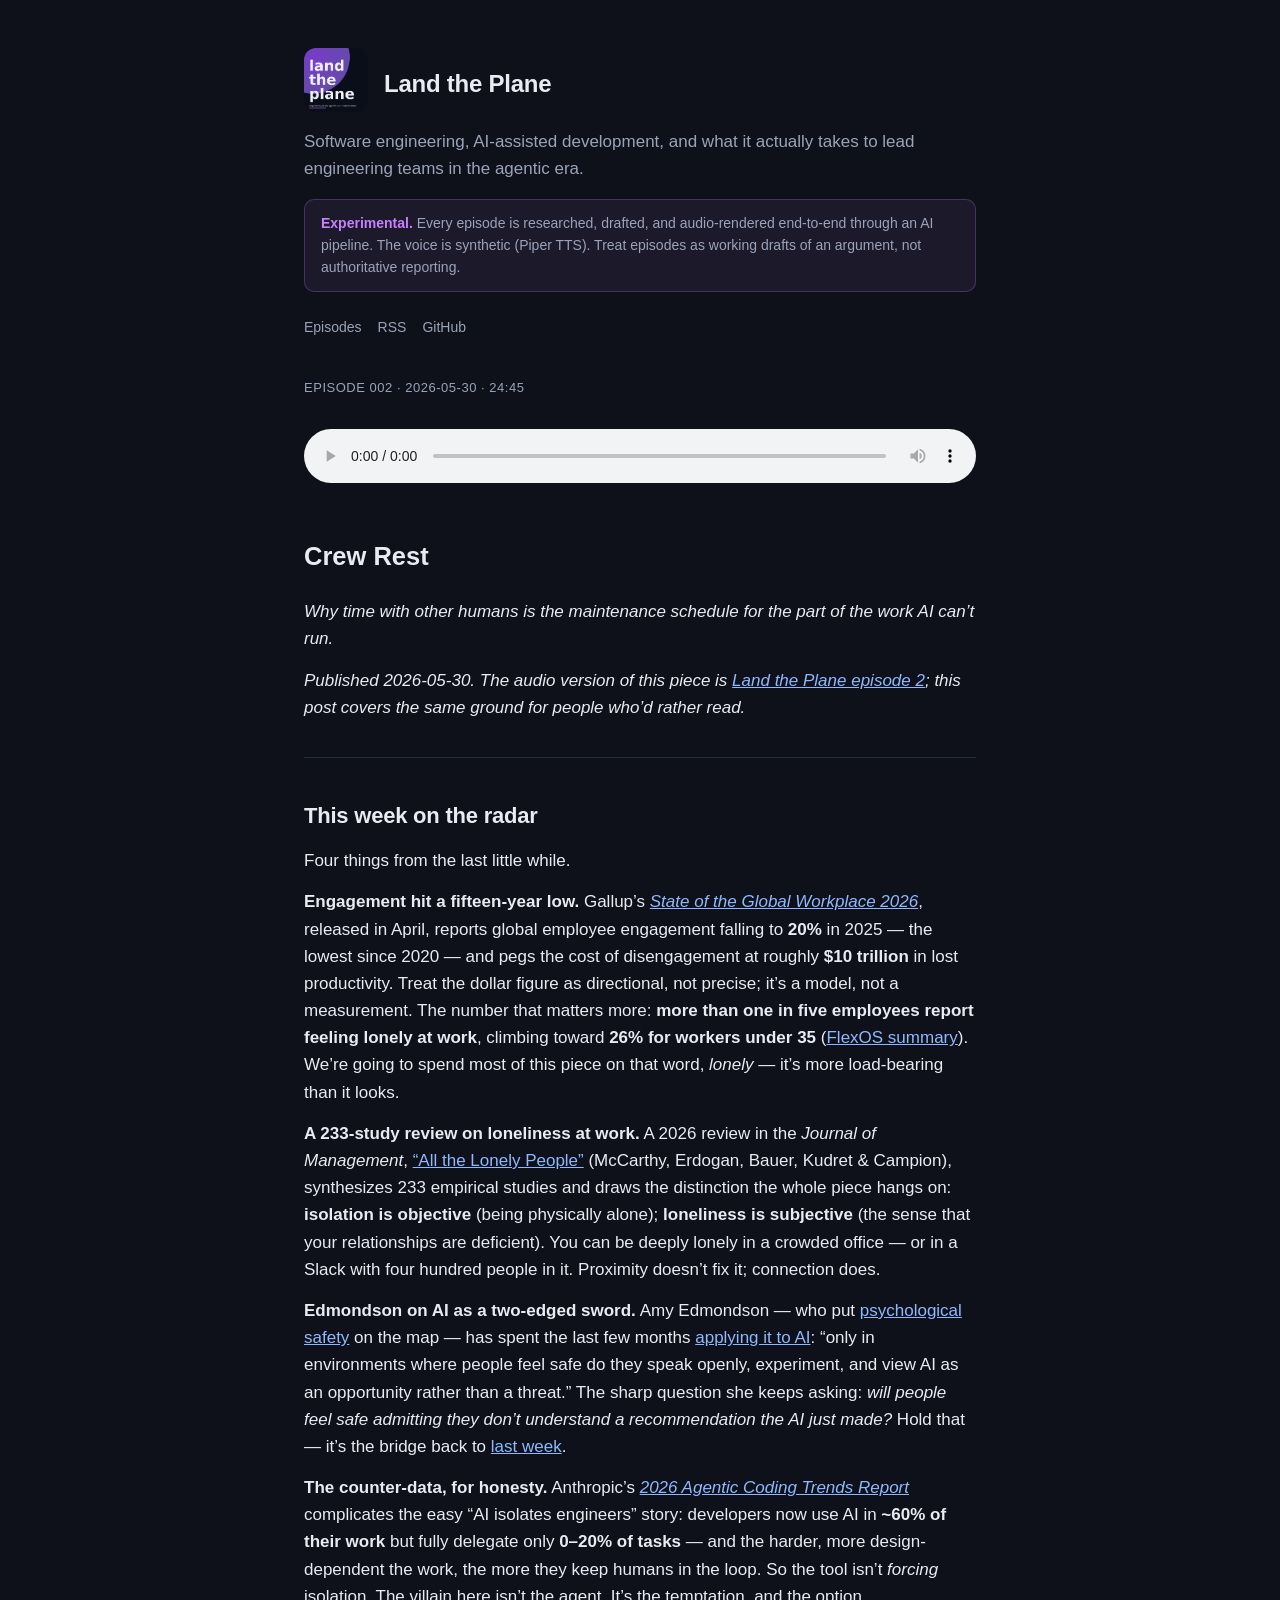
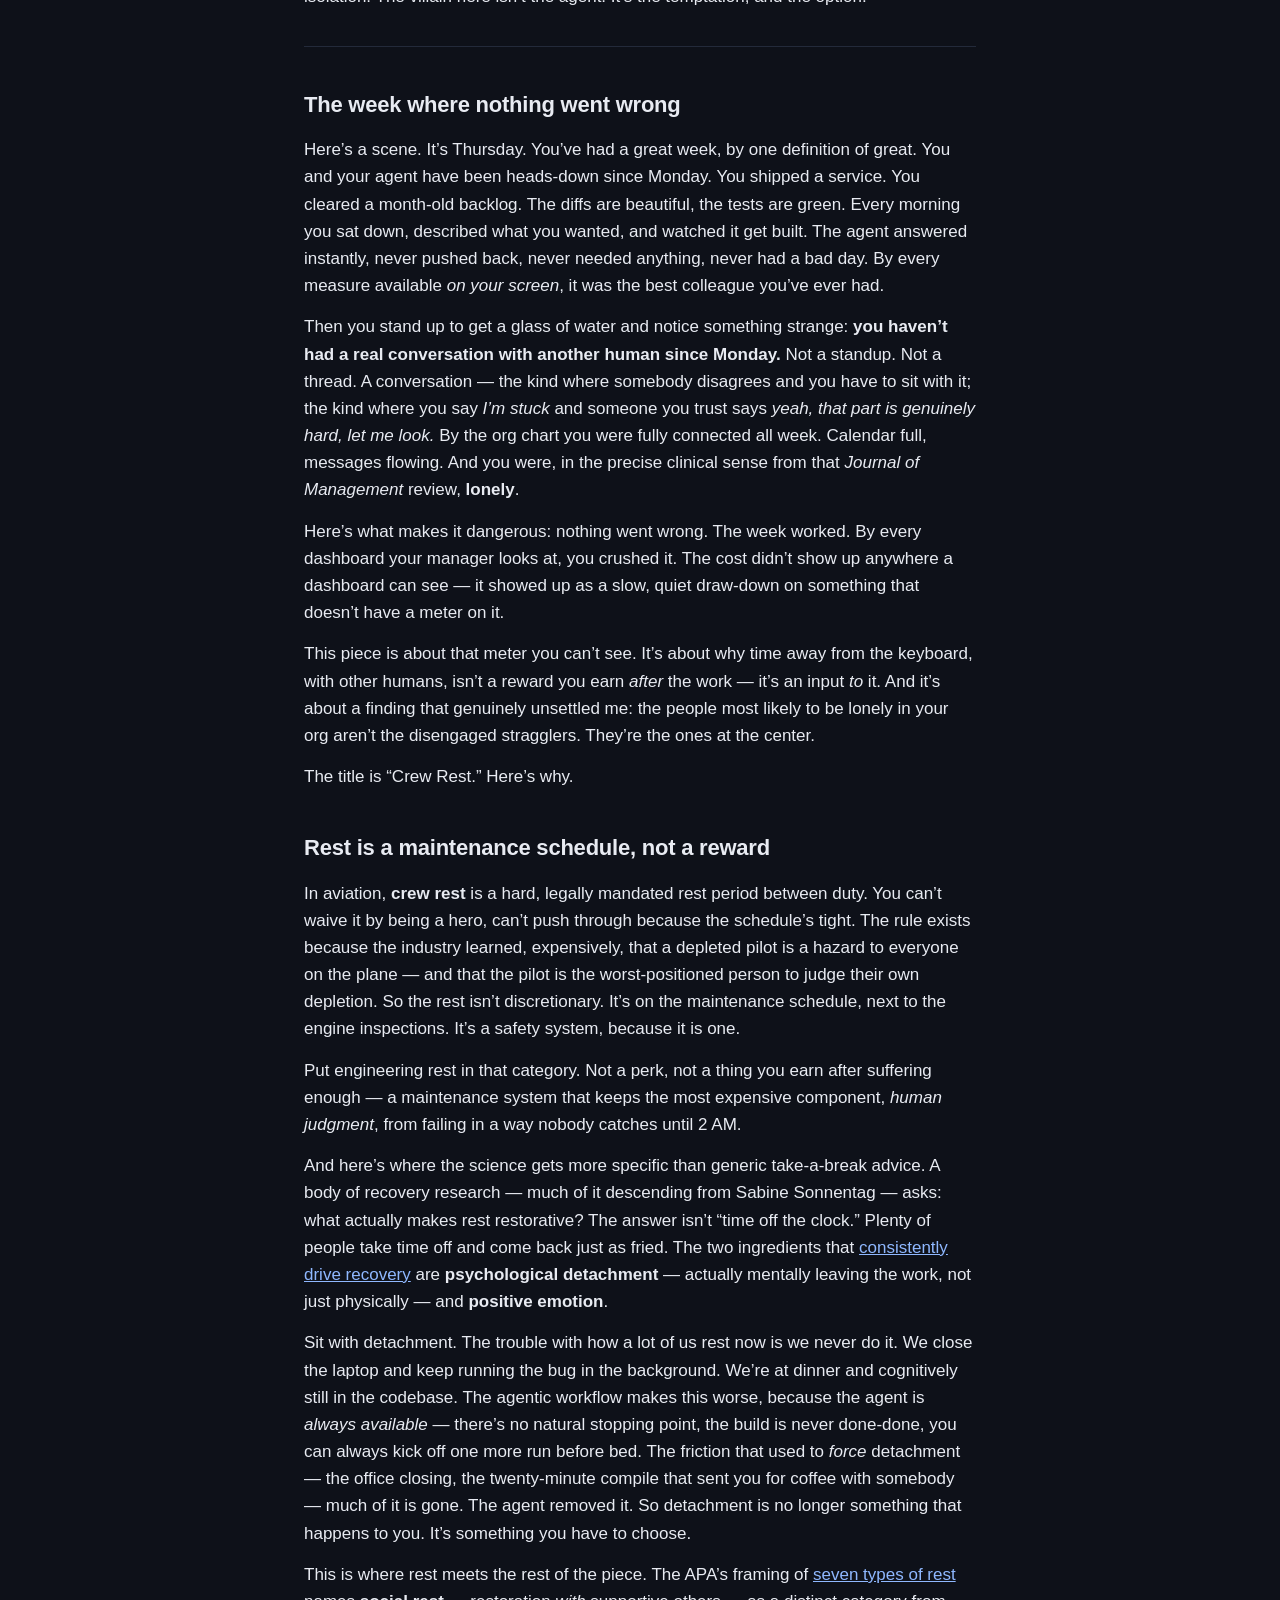
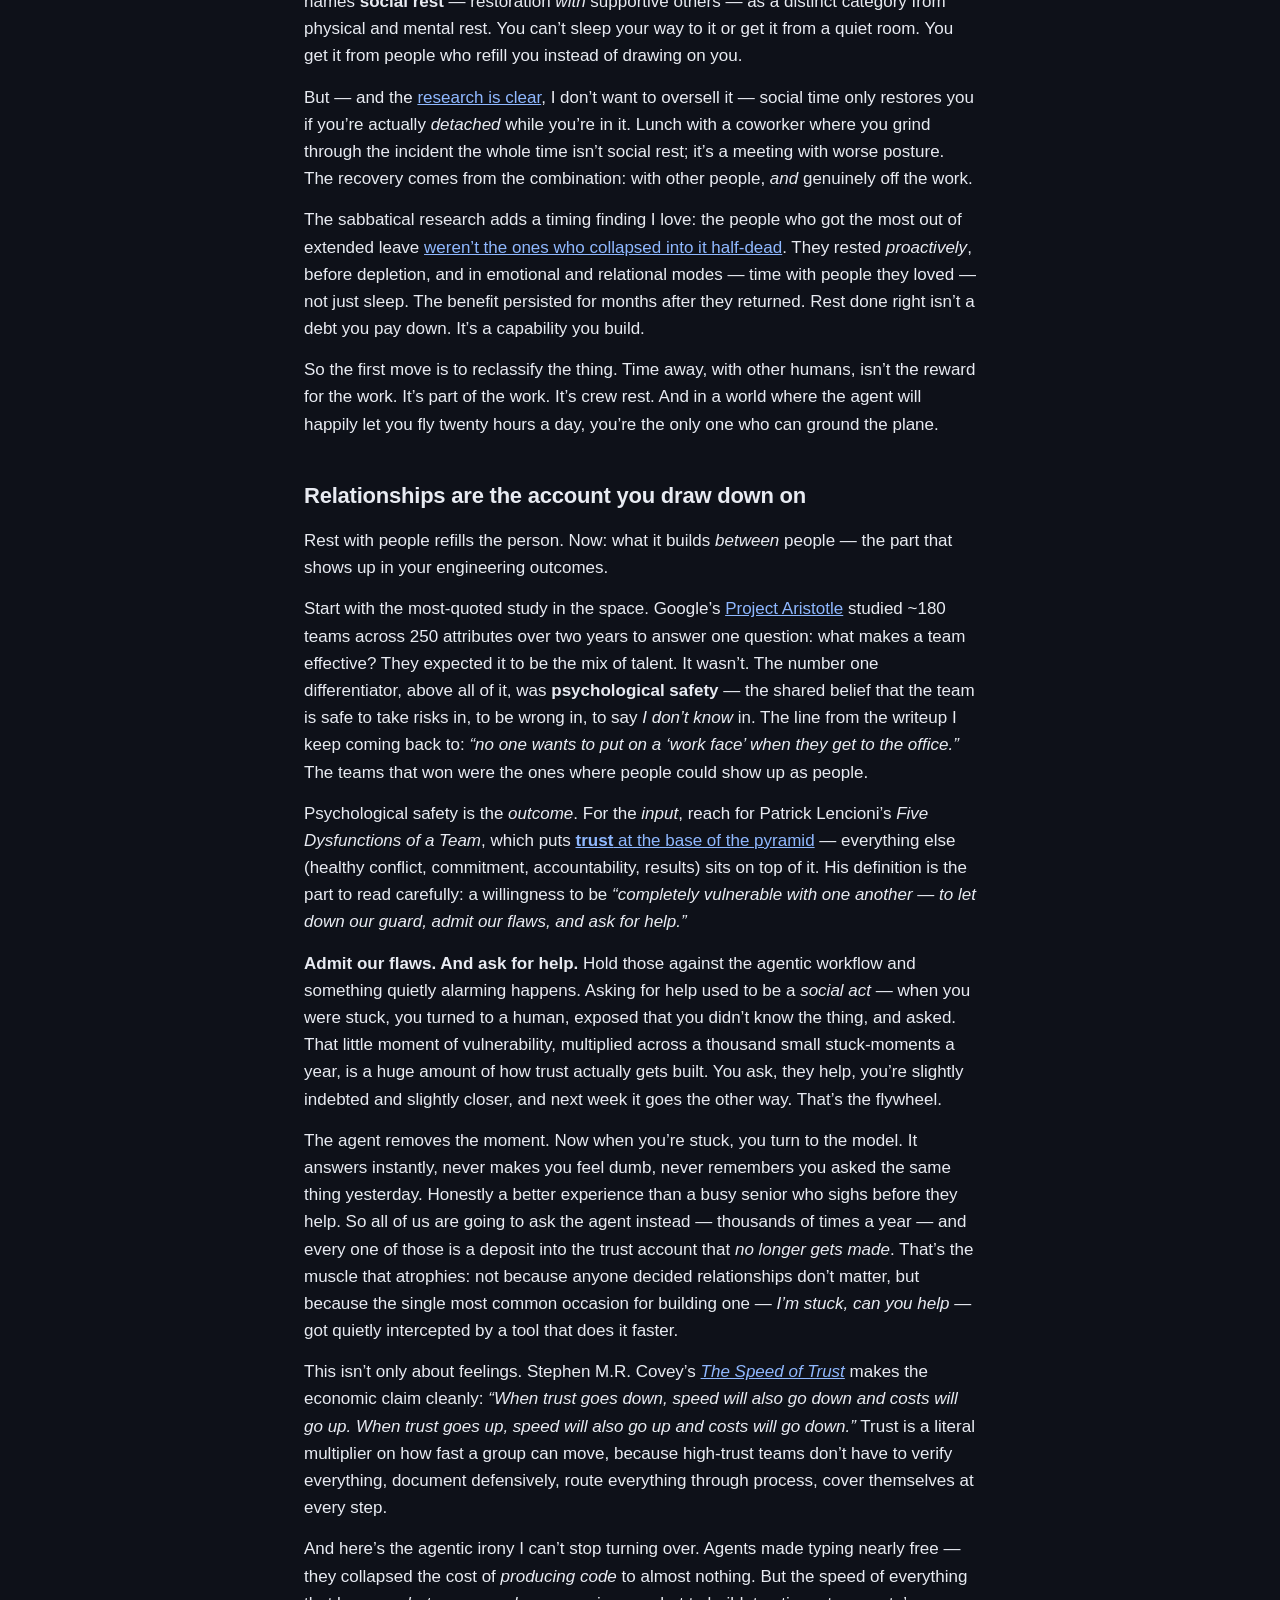
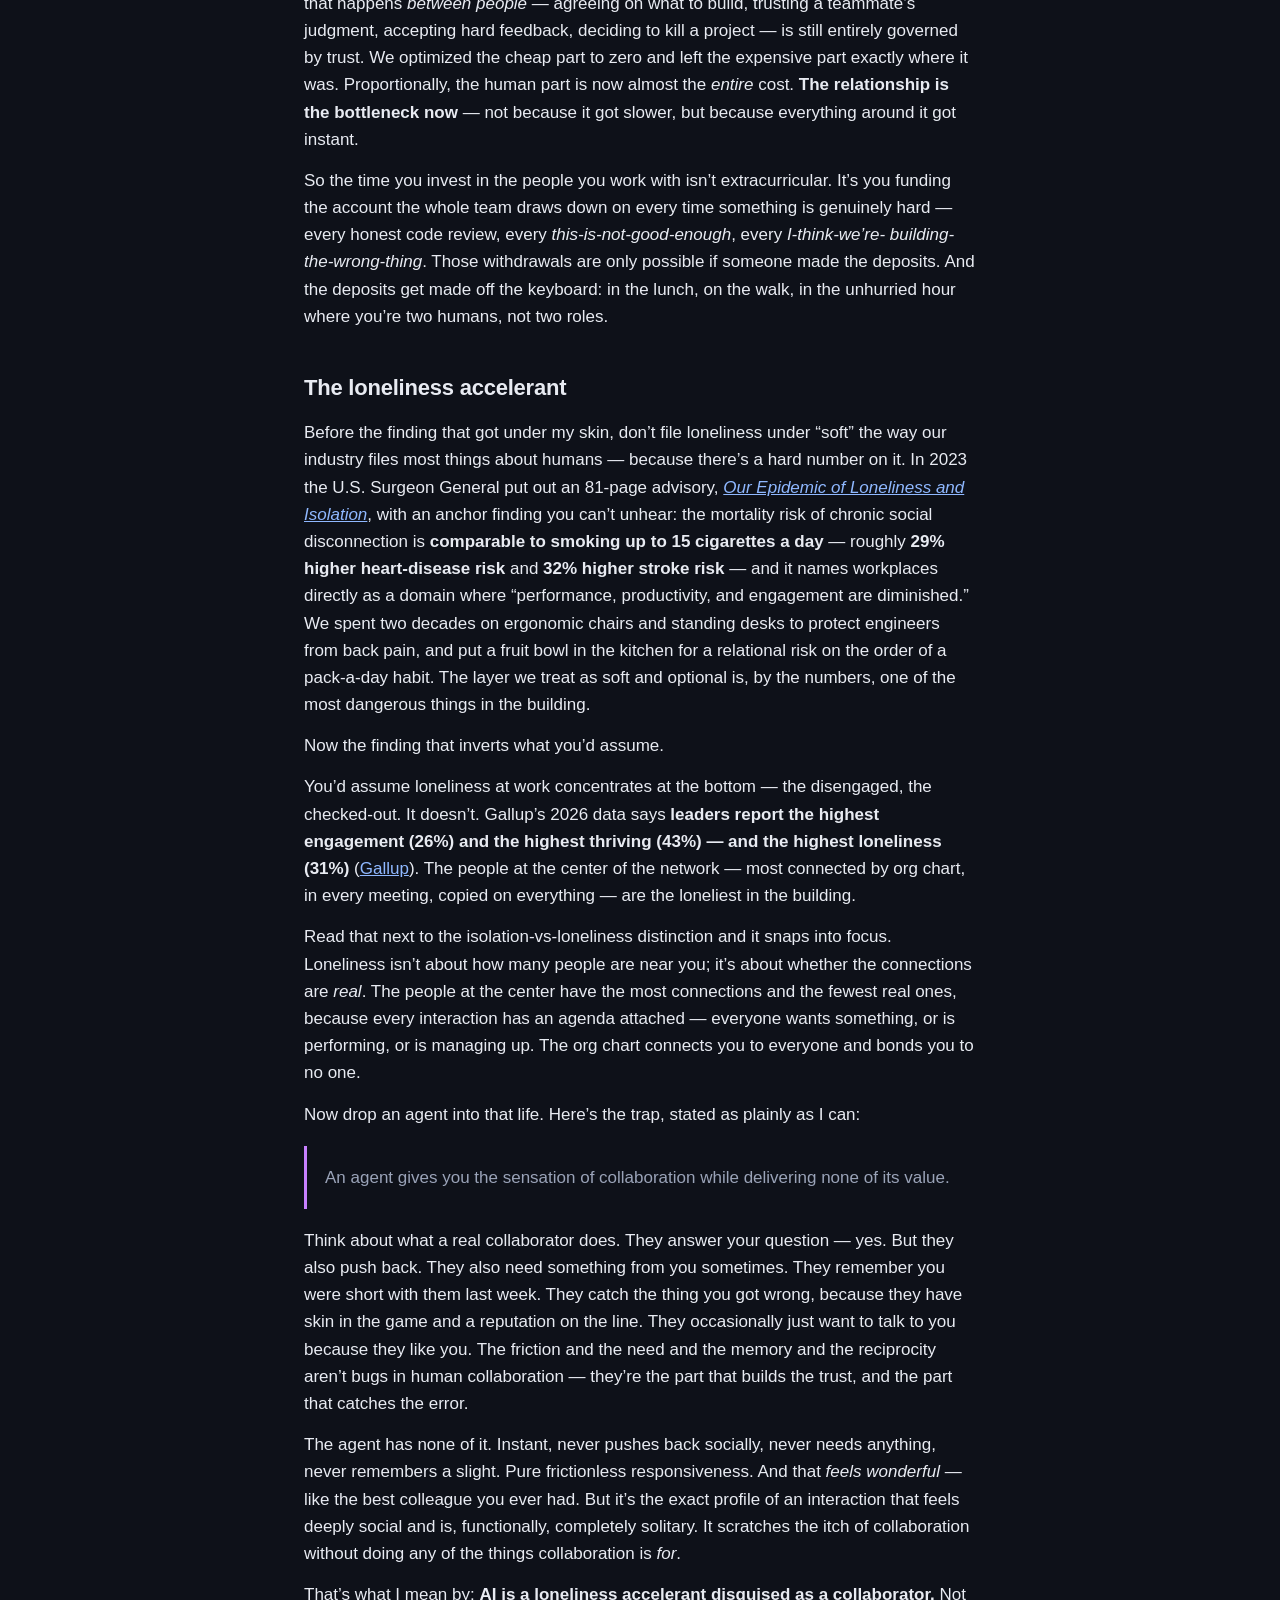
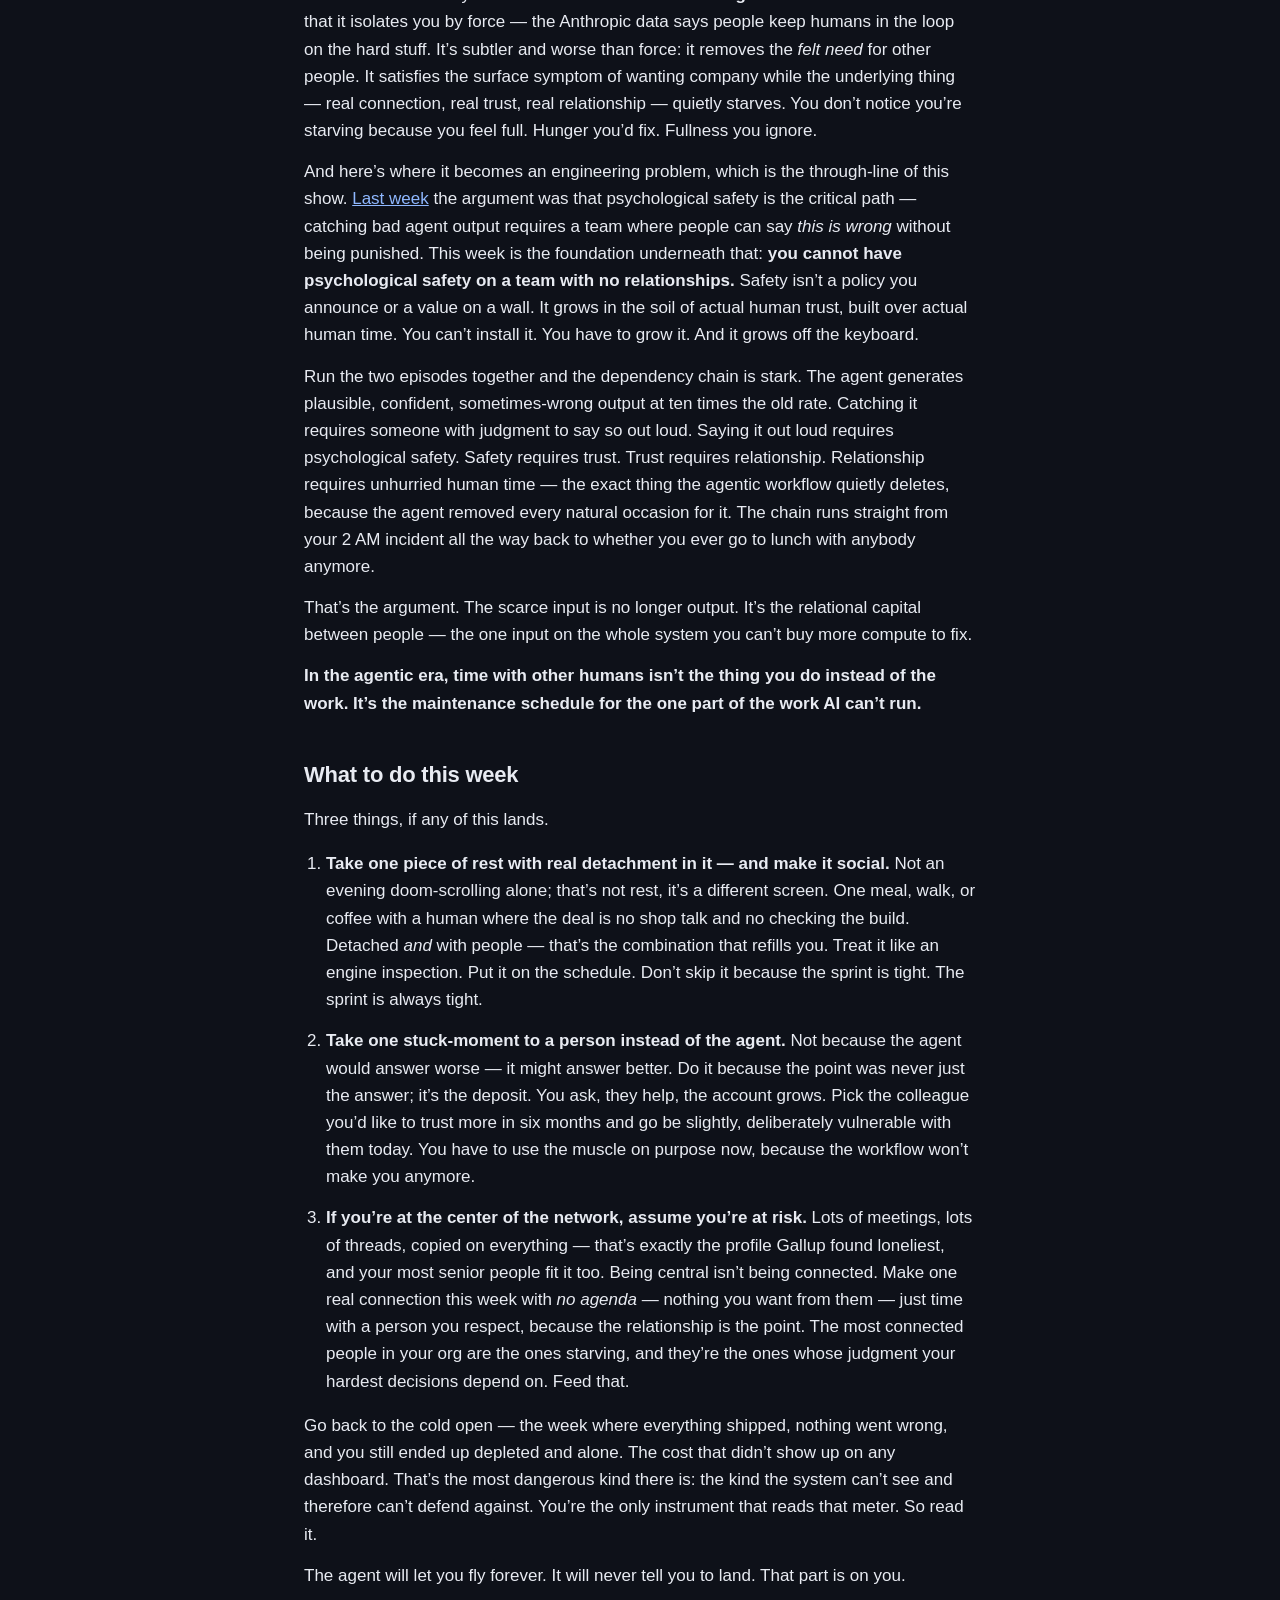
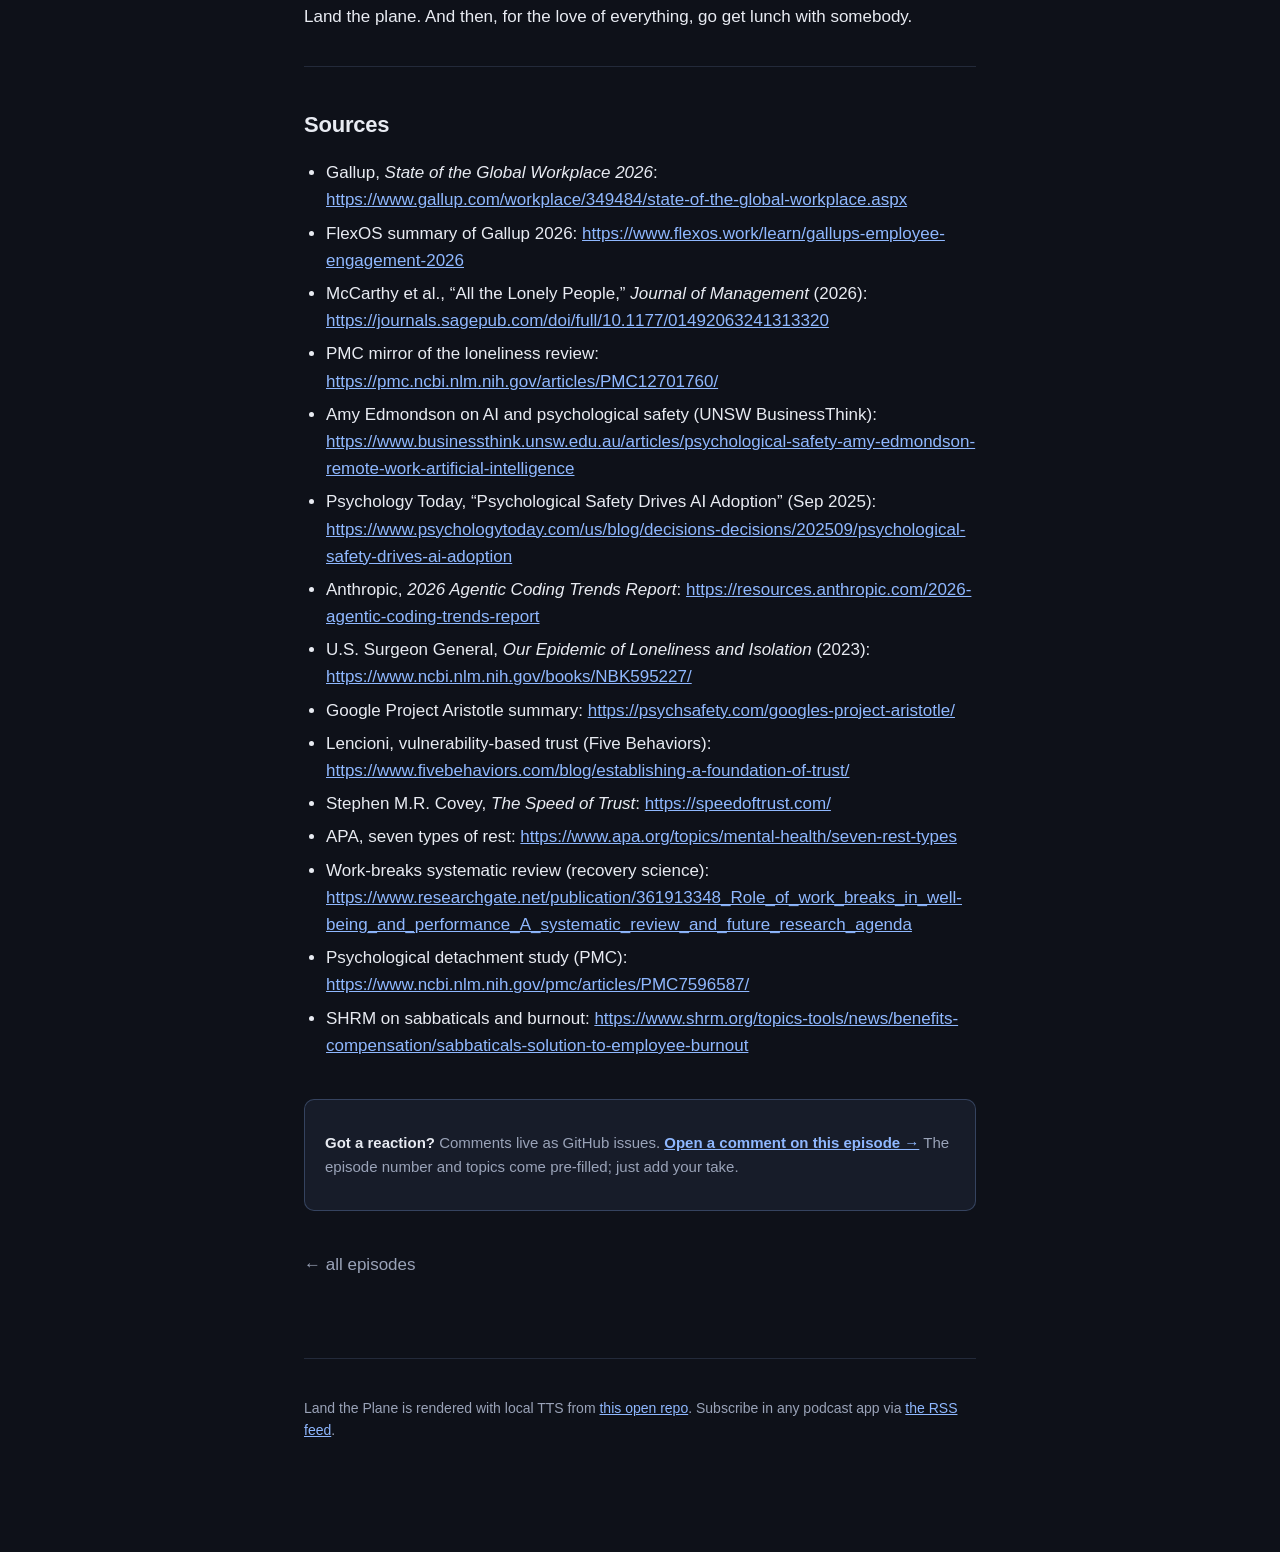
<file: docs/episodes/002-invest-in-people/index.html>
<!doctype html>
<html lang="en">
<head>
<meta charset="utf-8">
<meta name="viewport" content="width=device-width, initial-scale=1">
<title>Crew Rest — Land the Plane</title>
<link rel="stylesheet" href="../../style.css">
<link rel="alternate" type="application/rss+xml" title="Land the Plane" href="../../feed.xml">
<meta property="og:title" content="Crew Rest — Land the Plane">
<meta property="og:type" content="website">
<meta property="og:image" content="https://puremunky.github.io/land-the-plane/cover.png">
</head>
<body>
<div class="container">
<header class="site-header">
<a href="../../"><img src="../../cover.png" alt=""></a>
<a href="../../"><h1>Land the Plane</h1></a>
</header>
<p class="site-tagline">Software engineering, AI-assisted development, and what it actually takes to lead engineering teams in the agentic era.</p>
<aside class="experiment-notice">
<strong>Experimental.</strong> Every episode is researched, drafted, and audio-rendered end-to-end through an AI pipeline. The voice is synthetic (Piper TTS). Treat episodes as working drafts of an argument, not authoritative reporting.
</aside>
<nav class="nav-links">
  <a href="../../">Episodes</a>
  <a href="../../feed.xml">RSS</a>
  <a href="https://github.com/puremunky/land-the-plane">GitHub</a>
</nav>

<p class="episode-meta">Episode 002 ·
2026-05-30 ·
24:45</p>
<audio controls preload="metadata" src="https://github.com/puremunky/land-the-plane/releases/download/ep-002/episode.mp3"></audio>
<article>
<h1>Crew Rest</h1>
<p><em>Why time with other humans is the maintenance schedule for the part of the work AI can&rsquo;t run.</em></p>
<p><em>Published 2026-05-30. The audio version of this piece is
<a href="./episode.mp3">Land the Plane episode 2</a>; this post covers the same
ground for people who&rsquo;d rather read.</em></p>
<hr />
<h2>This week on the radar</h2>
<p>Four things from the last little while.</p>
<p><strong>Engagement hit a fifteen-year low.</strong> Gallup&rsquo;s
<a href="https://www.gallup.com/workplace/349484/state-of-the-global-workplace.aspx"><em>State of the Global Workplace 2026</em></a>,
released in April, reports global employee engagement falling to
<strong>20%</strong> in 2025 — the lowest since 2020 — and pegs the cost of
disengagement at roughly <strong>$10 trillion</strong> in lost productivity.
Treat the dollar figure as directional, not precise; it&rsquo;s a model,
not a measurement. The number that matters more: <strong>more than one in
five employees report feeling lonely at work</strong>, climbing toward
<strong>26% for workers under 35</strong>
(<a href="https://www.flexos.work/learn/gallups-employee-engagement-2026">FlexOS summary</a>).
We&rsquo;re going to spend most of this piece on that word, <em>lonely</em> —
it&rsquo;s more load-bearing than it looks.</p>
<p><strong>A 233-study review on loneliness at work.</strong> A 2026 review in the
<em>Journal of Management</em>, <a href="https://journals.sagepub.com/doi/full/10.1177/01492063241313320">&ldquo;All the Lonely
People&rdquo;</a>
(McCarthy, Erdogan, Bauer, Kudret &amp; Campion), synthesizes 233
empirical studies and draws the distinction the whole piece hangs
on: <strong>isolation is objective</strong> (being physically alone);
<strong>loneliness is subjective</strong> (the sense that your relationships are
deficient). You can be deeply lonely in a crowded office — or in a
Slack with four hundred people in it. Proximity doesn&rsquo;t fix it;
connection does.</p>
<p><strong>Edmondson on AI as a two-edged sword.</strong> Amy Edmondson — who put
<a href="https://en.wikipedia.org/wiki/Psychological_safety">psychological
safety</a> on the
map — has spent the last few months
<a href="https://www.businessthink.unsw.edu.au/articles/psychological-safety-amy-edmondson-remote-work-artificial-intelligence">applying it to AI</a>:
&ldquo;only in environments where people feel safe do they speak openly,
experiment, and view AI as an opportunity rather than a threat.&rdquo; The
sharp question she keeps asking: <em>will people feel safe admitting they
don&rsquo;t understand a recommendation the AI just made?</em> Hold that — it&rsquo;s
the bridge back to <a href="../001-intent-layer/post.md">last week</a>.</p>
<p><strong>The counter-data, for honesty.</strong> Anthropic&rsquo;s
<a href="https://resources.anthropic.com/2026-agentic-coding-trends-report"><em>2026 Agentic Coding Trends Report</em></a>
complicates the easy &ldquo;AI isolates engineers&rdquo; story: developers now
use AI in <strong>~60% of their work</strong> but fully delegate only <strong>0–20% of
tasks</strong> — and the harder, more design-dependent the work, the more
they keep humans in the loop. So the tool isn&rsquo;t <em>forcing</em> isolation.
The villain here isn&rsquo;t the agent. It&rsquo;s the temptation, and the
option.</p>
<hr />
<h2>The week where nothing went wrong</h2>
<p>Here&rsquo;s a scene. It&rsquo;s Thursday. You&rsquo;ve had a great week, by one
definition of great. You and your agent have been heads-down since
Monday. You shipped a service. You cleared a month-old backlog. The
diffs are beautiful, the tests are green. Every morning you sat down,
described what you wanted, and watched it get built. The agent
answered instantly, never pushed back, never needed anything, never
had a bad day. By every measure available <em>on your screen</em>, it was
the best colleague you&rsquo;ve ever had.</p>
<p>Then you stand up to get a glass of water and notice something
strange: <strong>you haven&rsquo;t had a real conversation with another human
since Monday.</strong> Not a standup. Not a thread. A conversation — the
kind where somebody disagrees and you have to sit with it; the kind
where you say <em>I&rsquo;m stuck</em> and someone you trust says <em>yeah, that part
is genuinely hard, let me look.</em> By the org chart you were fully
connected all week. Calendar full, messages flowing. And you were, in
the precise clinical sense from that <em>Journal of Management</em> review,
<strong>lonely</strong>.</p>
<p>Here&rsquo;s what makes it dangerous: nothing went wrong. The week worked.
By every dashboard your manager looks at, you crushed it. The cost
didn&rsquo;t show up anywhere a dashboard can see — it showed up as a slow,
quiet draw-down on something that doesn&rsquo;t have a meter on it.</p>
<p>This piece is about that meter you can&rsquo;t see. It&rsquo;s about why time
away from the keyboard, with other humans, isn&rsquo;t a reward you earn
<em>after</em> the work — it&rsquo;s an input <em>to</em> it. And it&rsquo;s about a finding
that genuinely unsettled me: the people most likely to be lonely in
your org aren&rsquo;t the disengaged stragglers. They&rsquo;re the ones at the
center.</p>
<p>The title is &ldquo;Crew Rest.&rdquo; Here&rsquo;s why.</p>
<h2>Rest is a maintenance schedule, not a reward</h2>
<p>In aviation, <strong>crew rest</strong> is a hard, legally mandated rest period
between duty. You can&rsquo;t waive it by being a hero, can&rsquo;t push through
because the schedule&rsquo;s tight. The rule exists because the industry
learned, expensively, that a depleted pilot is a hazard to everyone
on the plane — and that the pilot is the worst-positioned person to
judge their own depletion. So the rest isn&rsquo;t discretionary. It&rsquo;s on
the maintenance schedule, next to the engine inspections. It&rsquo;s a
safety system, because it is one.</p>
<p>Put engineering rest in that category. Not a perk, not a thing you
earn after suffering enough — a maintenance system that keeps the most
expensive component, <em>human judgment</em>, from failing in a way nobody
catches until 2 AM.</p>
<p>And here&rsquo;s where the science gets more specific than generic
take-a-break advice. A body of recovery research — much of it
descending from Sabine Sonnentag — asks: what actually makes rest
restorative? The answer isn&rsquo;t &ldquo;time off the clock.&rdquo; Plenty of people
take time off and come back just as fried. The two ingredients that
<a href="https://www.ncbi.nlm.nih.gov/pmc/articles/PMC7596587/">consistently drive
recovery</a> are
<strong>psychological detachment</strong> — actually mentally leaving the work,
not just physically — and <strong>positive emotion</strong>.</p>
<p>Sit with detachment. The trouble with how a lot of us rest now is we
never do it. We close the laptop and keep running the bug in the
background. We&rsquo;re at dinner and cognitively still in the codebase.
The agentic workflow makes this worse, because the agent is <em>always
available</em> — there&rsquo;s no natural stopping point, the build is never
done-done, you can always kick off one more run before bed. The
friction that used to <em>force</em> detachment — the office closing, the
twenty-minute compile that sent you for coffee with somebody — much
of it is gone. The agent removed it. So detachment is no longer
something that happens to you. It&rsquo;s something you have to choose.</p>
<p>This is where rest meets the rest of the piece. The APA&rsquo;s framing of
<a href="https://www.apa.org/topics/mental-health/seven-rest-types">seven types of rest</a>
names <strong>social rest</strong> — restoration <em>with</em> supportive others — as a
distinct category from physical and mental rest. You can&rsquo;t sleep your
way to it or get it from a quiet room. You get it from people who
refill you instead of drawing on you.</p>
<p>But — and the
<a href="https://www.researchgate.net/publication/361913348_Role_of_work_breaks_in_well-being_and_performance_A_systematic_review_and_future_research_agenda">research is clear</a>,
I don&rsquo;t want to oversell it — social time only restores you if you&rsquo;re
actually <em>detached</em> while you&rsquo;re in it. Lunch with a coworker where
you grind through the incident the whole time isn&rsquo;t social rest; it&rsquo;s
a meeting with worse posture. The recovery comes from the
combination: with other people, <em>and</em> genuinely off the work.</p>
<p>The sabbatical research adds a timing finding I love: the people who
got the most out of extended leave
<a href="https://www.shrm.org/topics-tools/news/benefits-compensation/sabbaticals-solution-to-employee-burnout">weren&rsquo;t the ones who collapsed into it
half-dead</a>.
They rested <em>proactively</em>, before depletion, and in emotional and
relational modes — time with people they loved — not just sleep. The
benefit persisted for months after they returned. Rest done right
isn&rsquo;t a debt you pay down. It&rsquo;s a capability you build.</p>
<p>So the first move is to reclassify the thing. Time away, with other
humans, isn&rsquo;t the reward for the work. It&rsquo;s part of the work. It&rsquo;s
crew rest. And in a world where the agent will happily let you fly
twenty hours a day, you&rsquo;re the only one who can ground the plane.</p>
<h2>Relationships are the account you draw down on</h2>
<p>Rest with people refills the person. Now: what it builds <em>between</em>
people — the part that shows up in your engineering outcomes.</p>
<p>Start with the most-quoted study in the space. Google&rsquo;s
<a href="https://psychsafety.com/googles-project-aristotle/">Project Aristotle</a>
studied ~180 teams across 250 attributes over two years to answer one
question: what makes a team effective? They expected it to be the mix
of talent. It wasn&rsquo;t. The number one differentiator, above all of
it, was <strong>psychological safety</strong> — the shared belief that the team is
safe to take risks in, to be wrong in, to say <em>I don&rsquo;t know</em> in. The
line from the writeup I keep coming back to: <em>&ldquo;no one wants to put on
a &lsquo;work face&rsquo; when they get to the office.&rdquo;</em> The teams that won were
the ones where people could show up as people.</p>
<p>Psychological safety is the <em>outcome</em>. For the <em>input</em>, reach for
Patrick Lencioni&rsquo;s <em>Five Dysfunctions of a Team</em>, which puts
<a href="https://www.fivebehaviors.com/blog/establishing-a-foundation-of-trust/"><strong>trust</strong> at the base of the
pyramid</a> —
everything else (healthy conflict, commitment, accountability,
results) sits on top of it. His definition is the part to read
carefully: a willingness to be <em>&ldquo;completely vulnerable with one
another — to let down our guard, admit our flaws, and ask for
help.&rdquo;</em></p>
<p><strong>Admit our flaws. And ask for help.</strong> Hold those against the
agentic workflow and something quietly alarming happens. Asking for
help used to be a <em>social act</em> — when you were stuck, you turned to a
human, exposed that you didn&rsquo;t know the thing, and asked. That little
moment of vulnerability, multiplied across a thousand small
stuck-moments a year, is a huge amount of how trust actually gets
built. You ask, they help, you&rsquo;re slightly indebted and slightly
closer, and next week it goes the other way. That&rsquo;s the flywheel.</p>
<p>The agent removes the moment. Now when you&rsquo;re stuck, you turn to the
model. It answers instantly, never makes you feel dumb, never
remembers you asked the same thing yesterday. Honestly a better
experience than a busy senior who sighs before they help. So all of
us are going to ask the agent instead — thousands of times a year —
and every one of those is a deposit into the trust account that <em>no
longer gets made</em>. That&rsquo;s the muscle that atrophies: not because
anyone decided relationships don&rsquo;t matter, but because the single
most common occasion for building one — <em>I&rsquo;m stuck, can you help</em> —
got quietly intercepted by a tool that does it faster.</p>
<p>This isn&rsquo;t only about feelings. Stephen M.R. Covey&rsquo;s
<a href="https://speedoftrust.com/"><em>The Speed of Trust</em></a> makes the economic
claim cleanly: <em>&ldquo;When trust goes down, speed will also go down and
costs will go up. When trust goes up, speed will also go up and costs
will go down.&rdquo;</em> Trust is a literal multiplier on how fast a group can
move, because high-trust teams don&rsquo;t have to verify everything,
document defensively, route everything through process, cover
themselves at every step.</p>
<p>And here&rsquo;s the agentic irony I can&rsquo;t stop turning over. Agents made
typing nearly free — they collapsed the cost of <em>producing code</em> to
almost nothing. But the speed of everything that happens <em>between
people</em> — agreeing on what to build, trusting a teammate&rsquo;s judgment,
accepting hard feedback, deciding to kill a project — is still
entirely governed by trust. We optimized the cheap part to zero and
left the expensive part exactly where it was. Proportionally, the
human part is now almost the <em>entire</em> cost. <strong>The relationship is the
bottleneck now</strong> — not because it got slower, but because everything
around it got instant.</p>
<p>So the time you invest in the people you work with isn&rsquo;t
extracurricular. It&rsquo;s you funding the account the whole team draws
down on every time something is genuinely hard — every honest code
review, every <em>this-is-not-good-enough</em>, every <em>I-think-we&rsquo;re-
building-the-wrong-thing</em>. Those withdrawals are only possible if
someone made the deposits. And the deposits get made off the
keyboard: in the lunch, on the walk, in the unhurried hour where
you&rsquo;re two humans, not two roles.</p>
<h2>The loneliness accelerant</h2>
<p>Before the finding that got under my skin, don&rsquo;t file loneliness
under &ldquo;soft&rdquo; the way our industry files most things about humans —
because there&rsquo;s a hard number on it. In 2023 the U.S. Surgeon General
put out an 81-page advisory,
<a href="https://www.ncbi.nlm.nih.gov/books/NBK595227/"><em>Our Epidemic of Loneliness and Isolation</em></a>,
with an anchor finding you can&rsquo;t unhear: the mortality risk of chronic
social disconnection is <strong>comparable to smoking up to 15 cigarettes a
day</strong> — roughly <strong>29% higher heart-disease risk</strong> and <strong>32% higher
stroke risk</strong> — and it names workplaces directly as a domain where
&ldquo;performance, productivity, and engagement are diminished.&rdquo; We spent
two decades on ergonomic chairs and standing desks to protect
engineers from back pain, and put a fruit bowl in the kitchen for a
relational risk on the order of a pack-a-day habit. The layer we treat
as soft and optional is, by the numbers, one of the most dangerous
things in the building.</p>
<p>Now the finding that inverts what you&rsquo;d assume.</p>
<p>You&rsquo;d assume loneliness at work concentrates at the bottom — the
disengaged, the checked-out. It doesn&rsquo;t. Gallup&rsquo;s 2026 data says
<strong>leaders report the highest engagement (26%) and the highest
thriving (43%) — and the highest loneliness (31%)</strong>
(<a href="https://www.gallup.com/workplace/349484/state-of-the-global-workplace.aspx">Gallup</a>).
The people at the center of the network — most connected by org
chart, in every meeting, copied on everything — are the loneliest in
the building.</p>
<p>Read that next to the isolation-vs-loneliness distinction and it
snaps into focus. Loneliness isn&rsquo;t about how many people are near
you; it&rsquo;s about whether the connections are <em>real</em>. The people at the
center have the most connections and the fewest real ones, because
every interaction has an agenda attached — everyone wants something,
or is performing, or is managing up. The org chart connects you to
everyone and bonds you to no one.</p>
<p>Now drop an agent into that life. Here&rsquo;s the trap, stated as plainly
as I can:</p>
<blockquote>
<p>An agent gives you the sensation of collaboration while delivering
none of its value.</p>
</blockquote>
<p>Think about what a real collaborator does. They answer your question
— yes. But they also push back. They also need something from you
sometimes. They remember you were short with them last week. They
catch the thing you got wrong, because they have skin in the game and
a reputation on the line. They occasionally just want to talk to you
because they like you. The friction and the need and the memory and
the reciprocity aren&rsquo;t bugs in human collaboration — they&rsquo;re the part
that builds the trust, and the part that catches the error.</p>
<p>The agent has none of it. Instant, never pushes back socially, never
needs anything, never remembers a slight. Pure frictionless
responsiveness. And that <em>feels wonderful</em> — like the best colleague
you ever had. But it&rsquo;s the exact profile of an interaction that feels
deeply social and is, functionally, completely solitary. It scratches
the itch of collaboration without doing any of the things
collaboration is <em>for</em>.</p>
<p>That&rsquo;s what I mean by: <strong>AI is a loneliness accelerant disguised as a
collaborator.</strong> Not that it isolates you by force — the Anthropic
data says people keep humans in the loop on the hard stuff. It&rsquo;s
subtler and worse than force: it removes the <em>felt need</em> for other
people. It satisfies the surface symptom of wanting company while the
underlying thing — real connection, real trust, real relationship —
quietly starves. You don&rsquo;t notice you&rsquo;re starving because you feel
full. Hunger you&rsquo;d fix. Fullness you ignore.</p>
<p>And here&rsquo;s where it becomes an engineering problem, which is the
through-line of this show. <a href="../001-intent-layer/post.md">Last week</a>
the argument was that psychological safety is the critical path —
catching bad agent output requires a team where people can say <em>this
is wrong</em> without being punished. This week is the foundation
underneath that: <strong>you cannot have psychological safety on a team
with no relationships.</strong> Safety isn&rsquo;t a policy you announce or a value
on a wall. It grows in the soil of actual human trust, built over
actual human time. You can&rsquo;t install it. You have to grow it. And it
grows off the keyboard.</p>
<p>Run the two episodes together and the dependency chain is stark. The
agent generates plausible, confident, sometimes-wrong output at ten
times the old rate. Catching it requires someone with judgment to say
so out loud. Saying it out loud requires psychological safety. Safety
requires trust. Trust requires relationship. Relationship requires
unhurried human time — the exact thing the agentic workflow quietly
deletes, because the agent removed every natural occasion for it. The
chain runs straight from your 2 AM incident all the way back to
whether you ever go to lunch with anybody anymore.</p>
<p>That&rsquo;s the argument. The scarce input is no longer output. It&rsquo;s the
relational capital between people — the one input on the whole system
you can&rsquo;t buy more compute to fix.</p>
<p><strong>In the agentic era, time with other humans isn&rsquo;t the thing you do
instead of the work. It&rsquo;s the maintenance schedule for the one part
of the work AI can&rsquo;t run.</strong></p>
<h2>What to do this week</h2>
<p>Three things, if any of this lands.</p>
<ol>
<li>
<p><strong>Take one piece of rest with real detachment in it — and make it
   social.</strong> Not an evening doom-scrolling alone; that&rsquo;s not rest,
   it&rsquo;s a different screen. One meal, walk, or coffee with a human
   where the deal is no shop talk and no checking the build. Detached
   <em>and</em> with people — that&rsquo;s the combination that refills you. Treat
   it like an engine inspection. Put it on the schedule. Don&rsquo;t skip
   it because the sprint is tight. The sprint is always tight.</p>
</li>
<li>
<p><strong>Take one stuck-moment to a person instead of the agent.</strong> Not
   because the agent would answer worse — it might answer better. Do
   it because the point was never just the answer; it&rsquo;s the deposit.
   You ask, they help, the account grows. Pick the colleague you&rsquo;d
   like to trust more in six months and go be slightly, deliberately
   vulnerable with them today. You have to use the muscle on purpose
   now, because the workflow won&rsquo;t make you anymore.</p>
</li>
<li>
<p><strong>If you&rsquo;re at the center of the network, assume you&rsquo;re at risk.</strong>
   Lots of meetings, lots of threads, copied on everything — that&rsquo;s
   exactly the profile Gallup found loneliest, and your most senior
   people fit it too. Being central isn&rsquo;t being connected. Make one
   real connection this week with <em>no agenda</em> — nothing you want from
   them — just time with a person you respect, because the
   relationship is the point. The most connected people in your org
   are the ones starving, and they&rsquo;re the ones whose judgment your
   hardest decisions depend on. Feed that.</p>
</li>
</ol>
<p>Go back to the cold open — the week where everything shipped, nothing
went wrong, and you still ended up depleted and alone. The cost that
didn&rsquo;t show up on any dashboard. That&rsquo;s the most dangerous kind there
is: the kind the system can&rsquo;t see and therefore can&rsquo;t defend against.
You&rsquo;re the only instrument that reads that meter. So read it.</p>
<p>The agent will let you fly forever. It will never tell you to land.
That part is on you.</p>
<p>Land the plane. And then, for the love of everything, go get lunch
with somebody.</p>
<hr />
<h2>Sources</h2>
<ul>
<li>Gallup, <em>State of the Global Workplace 2026</em>: <a href="https://www.gallup.com/workplace/349484/state-of-the-global-workplace.aspx">https://www.gallup.com/workplace/349484/state-of-the-global-workplace.aspx</a></li>
<li>FlexOS summary of Gallup 2026: <a href="https://www.flexos.work/learn/gallups-employee-engagement-2026">https://www.flexos.work/learn/gallups-employee-engagement-2026</a></li>
<li>McCarthy et al., &ldquo;All the Lonely People,&rdquo; <em>Journal of Management</em> (2026): <a href="https://journals.sagepub.com/doi/full/10.1177/01492063241313320">https://journals.sagepub.com/doi/full/10.1177/01492063241313320</a></li>
<li>PMC mirror of the loneliness review: <a href="https://pmc.ncbi.nlm.nih.gov/articles/PMC12701760/">https://pmc.ncbi.nlm.nih.gov/articles/PMC12701760/</a></li>
<li>Amy Edmondson on AI and psychological safety (UNSW BusinessThink): <a href="https://www.businessthink.unsw.edu.au/articles/psychological-safety-amy-edmondson-remote-work-artificial-intelligence">https://www.businessthink.unsw.edu.au/articles/psychological-safety-amy-edmondson-remote-work-artificial-intelligence</a></li>
<li>Psychology Today, &ldquo;Psychological Safety Drives AI Adoption&rdquo; (Sep 2025): <a href="https://www.psychologytoday.com/us/blog/decisions-decisions/202509/psychological-safety-drives-ai-adoption">https://www.psychologytoday.com/us/blog/decisions-decisions/202509/psychological-safety-drives-ai-adoption</a></li>
<li>Anthropic, <em>2026 Agentic Coding Trends Report</em>: <a href="https://resources.anthropic.com/2026-agentic-coding-trends-report">https://resources.anthropic.com/2026-agentic-coding-trends-report</a></li>
<li>U.S. Surgeon General, <em>Our Epidemic of Loneliness and Isolation</em> (2023): <a href="https://www.ncbi.nlm.nih.gov/books/NBK595227/">https://www.ncbi.nlm.nih.gov/books/NBK595227/</a></li>
<li>Google Project Aristotle summary: <a href="https://psychsafety.com/googles-project-aristotle/">https://psychsafety.com/googles-project-aristotle/</a></li>
<li>Lencioni, vulnerability-based trust (Five Behaviors): <a href="https://www.fivebehaviors.com/blog/establishing-a-foundation-of-trust/">https://www.fivebehaviors.com/blog/establishing-a-foundation-of-trust/</a></li>
<li>Stephen M.R. Covey, <em>The Speed of Trust</em>: <a href="https://speedoftrust.com/">https://speedoftrust.com/</a></li>
<li>APA, seven types of rest: <a href="https://www.apa.org/topics/mental-health/seven-rest-types">https://www.apa.org/topics/mental-health/seven-rest-types</a></li>
<li>Work-breaks systematic review (recovery science): <a href="https://www.researchgate.net/publication/361913348_Role_of_work_breaks_in_well-being_and_performance_A_systematic_review_and_future_research_agenda">https://www.researchgate.net/publication/361913348_Role_of_work_breaks_in_well-being_and_performance_A_systematic_review_and_future_research_agenda</a></li>
<li>Psychological detachment study (PMC): <a href="https://www.ncbi.nlm.nih.gov/pmc/articles/PMC7596587/">https://www.ncbi.nlm.nih.gov/pmc/articles/PMC7596587/</a></li>
<li>SHRM on sabbaticals and burnout: <a href="https://www.shrm.org/topics-tools/news/benefits-compensation/sabbaticals-solution-to-employee-burnout">https://www.shrm.org/topics-tools/news/benefits-compensation/sabbaticals-solution-to-employee-burnout</a></li>
</ul>
</article>
<aside class="discuss">
<p><strong>Got a reaction?</strong> Comments live as GitHub issues.
<a href="https://github.com/puremunky/land-the-plane/issues/new?title=Episode+002+%E2%80%94+Crew+Rest%3A+&amp;body=%2A%2AEpisode%3A%2A%2A+002+%E2%80%94+Crew+Rest%0A%2A%2ATopics%3A%2A%2A+investing+in+people%2C+team+trust%2C+loneliness%2C+engineering+leadership%0A%2A%2AListen+%2F+read%3A%2A%2A+https%3A%2F%2Fpuremunky.github.io%2Fland-the-plane%2Fepisodes%2F002-invest-in-people%2F%0A%0A---%0A%0A%3C%21--+Your+reaction%2C+pushback%2C+or+question+goes+here.+--%3E%0A&amp;labels=episode-002%2Cepisode-comment%2Ctopic%3Ainvesting-in-people%2Ctopic%3Ateam-trust%2Ctopic%3Aloneliness%2Ctopic%3Aengineering-leadership">Open a comment on this episode →</a>
The episode number and topics come pre-filled; just add your take.</p>
</aside>
<a class="back-link" href="../../">← all episodes</a>

<footer>
<p>Land the Plane is rendered with local TTS from
<a href="https://github.com/puremunky/land-the-plane">this open repo</a>.
Subscribe in any podcast app via <a href="../../feed.xml">the RSS feed</a>.</p>
</footer>
</div>
</body>
</html>
</file>
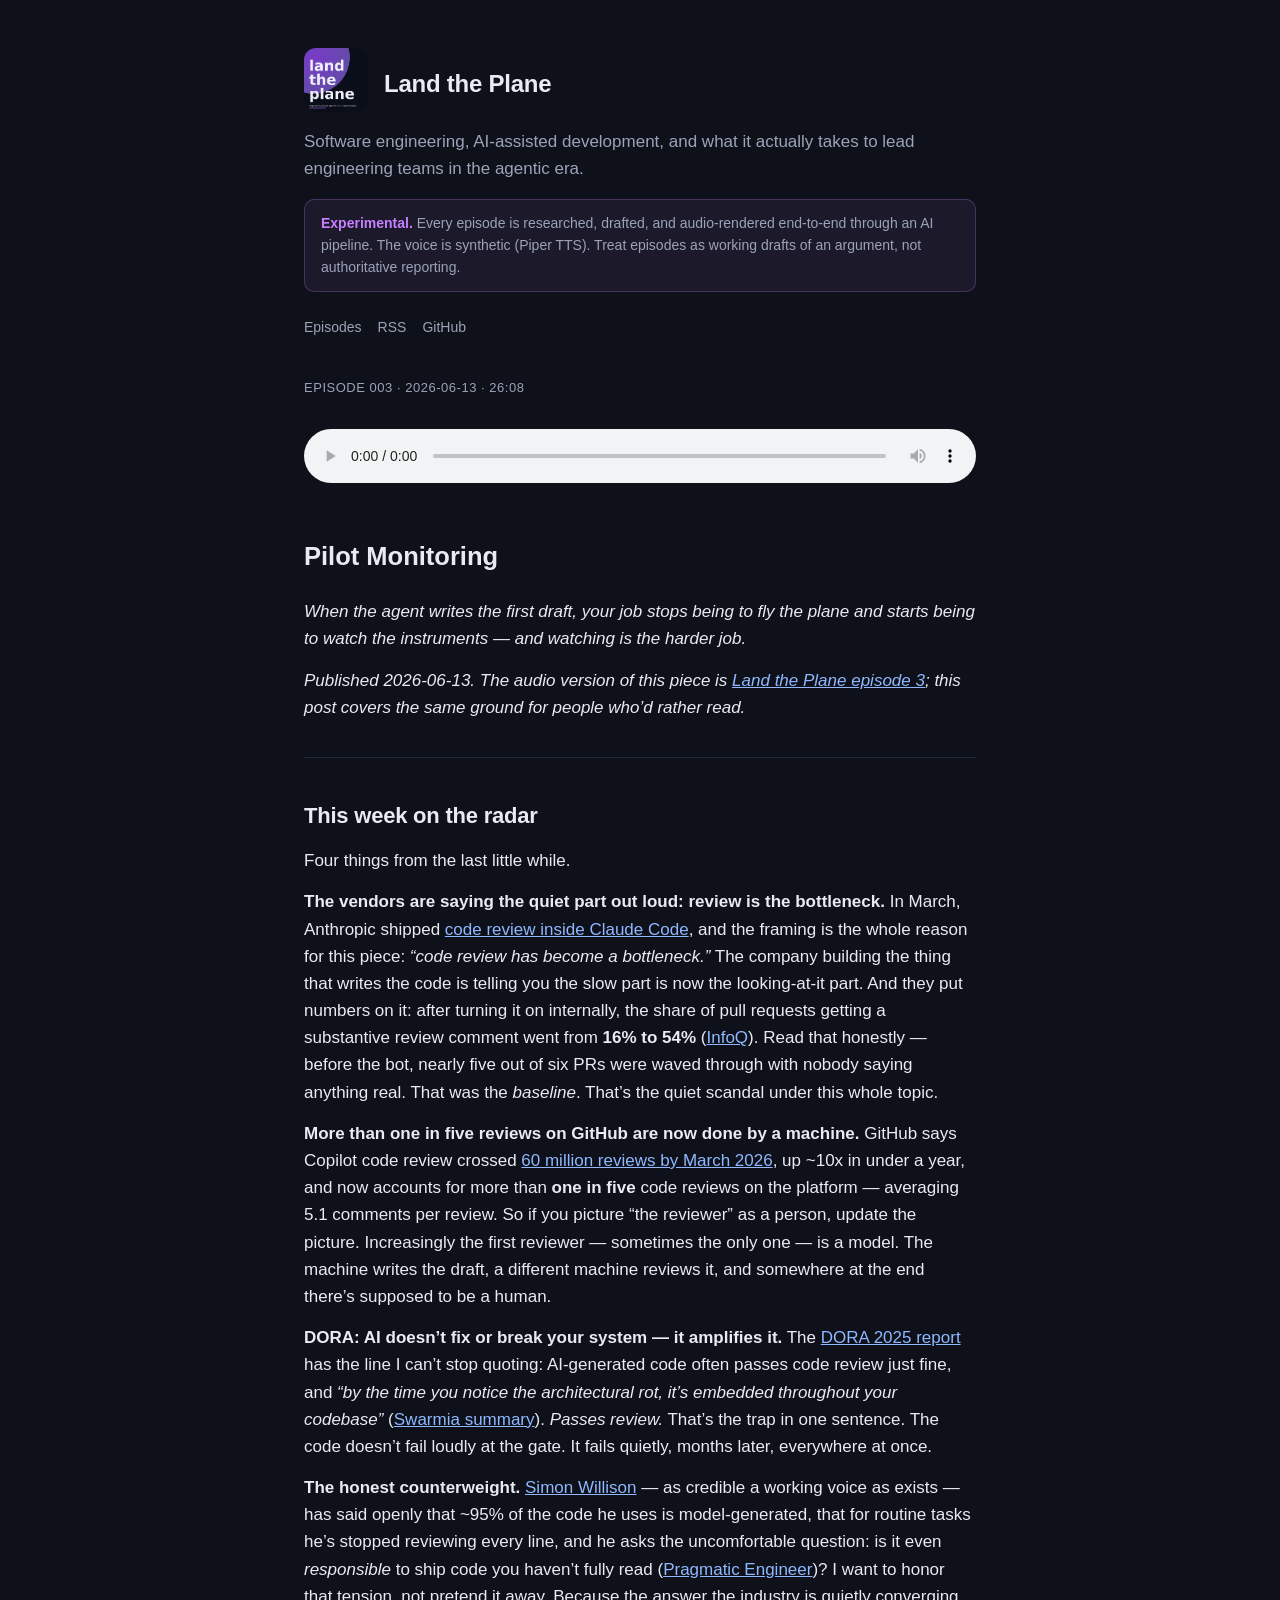
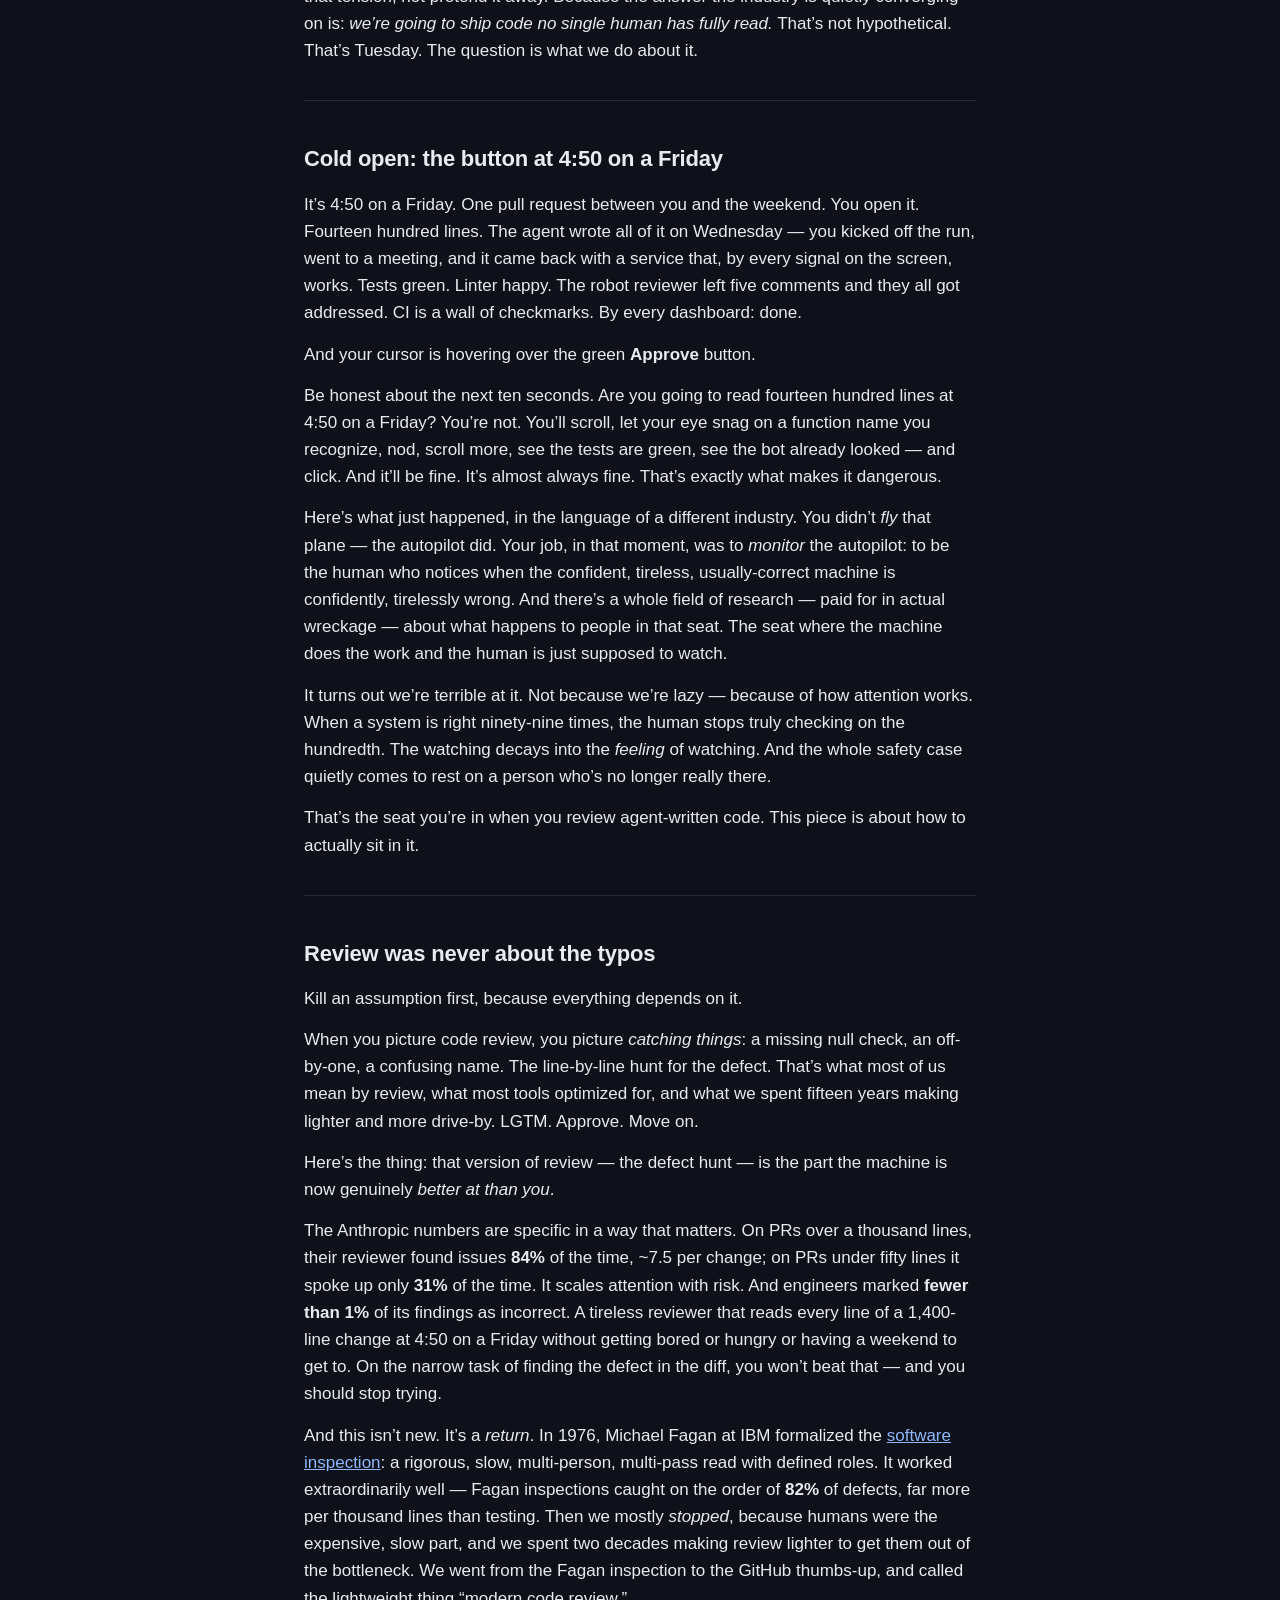
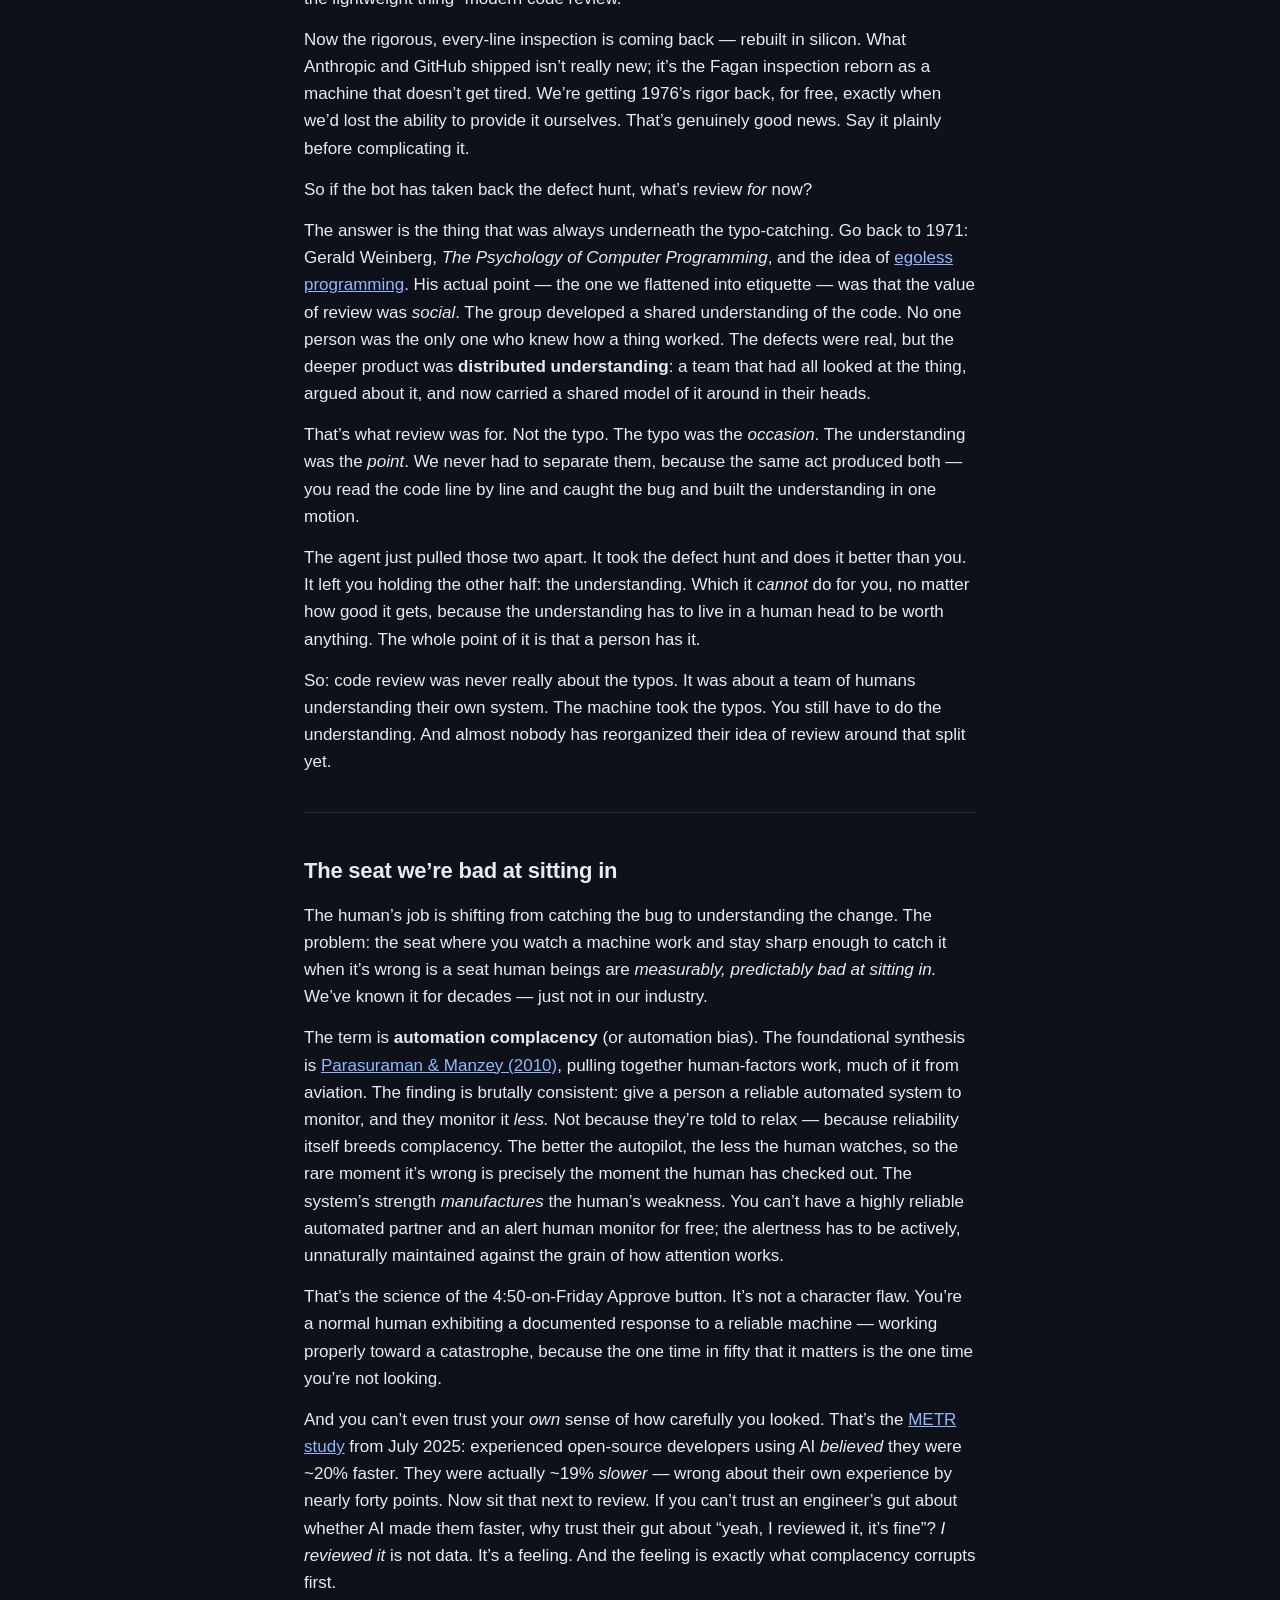
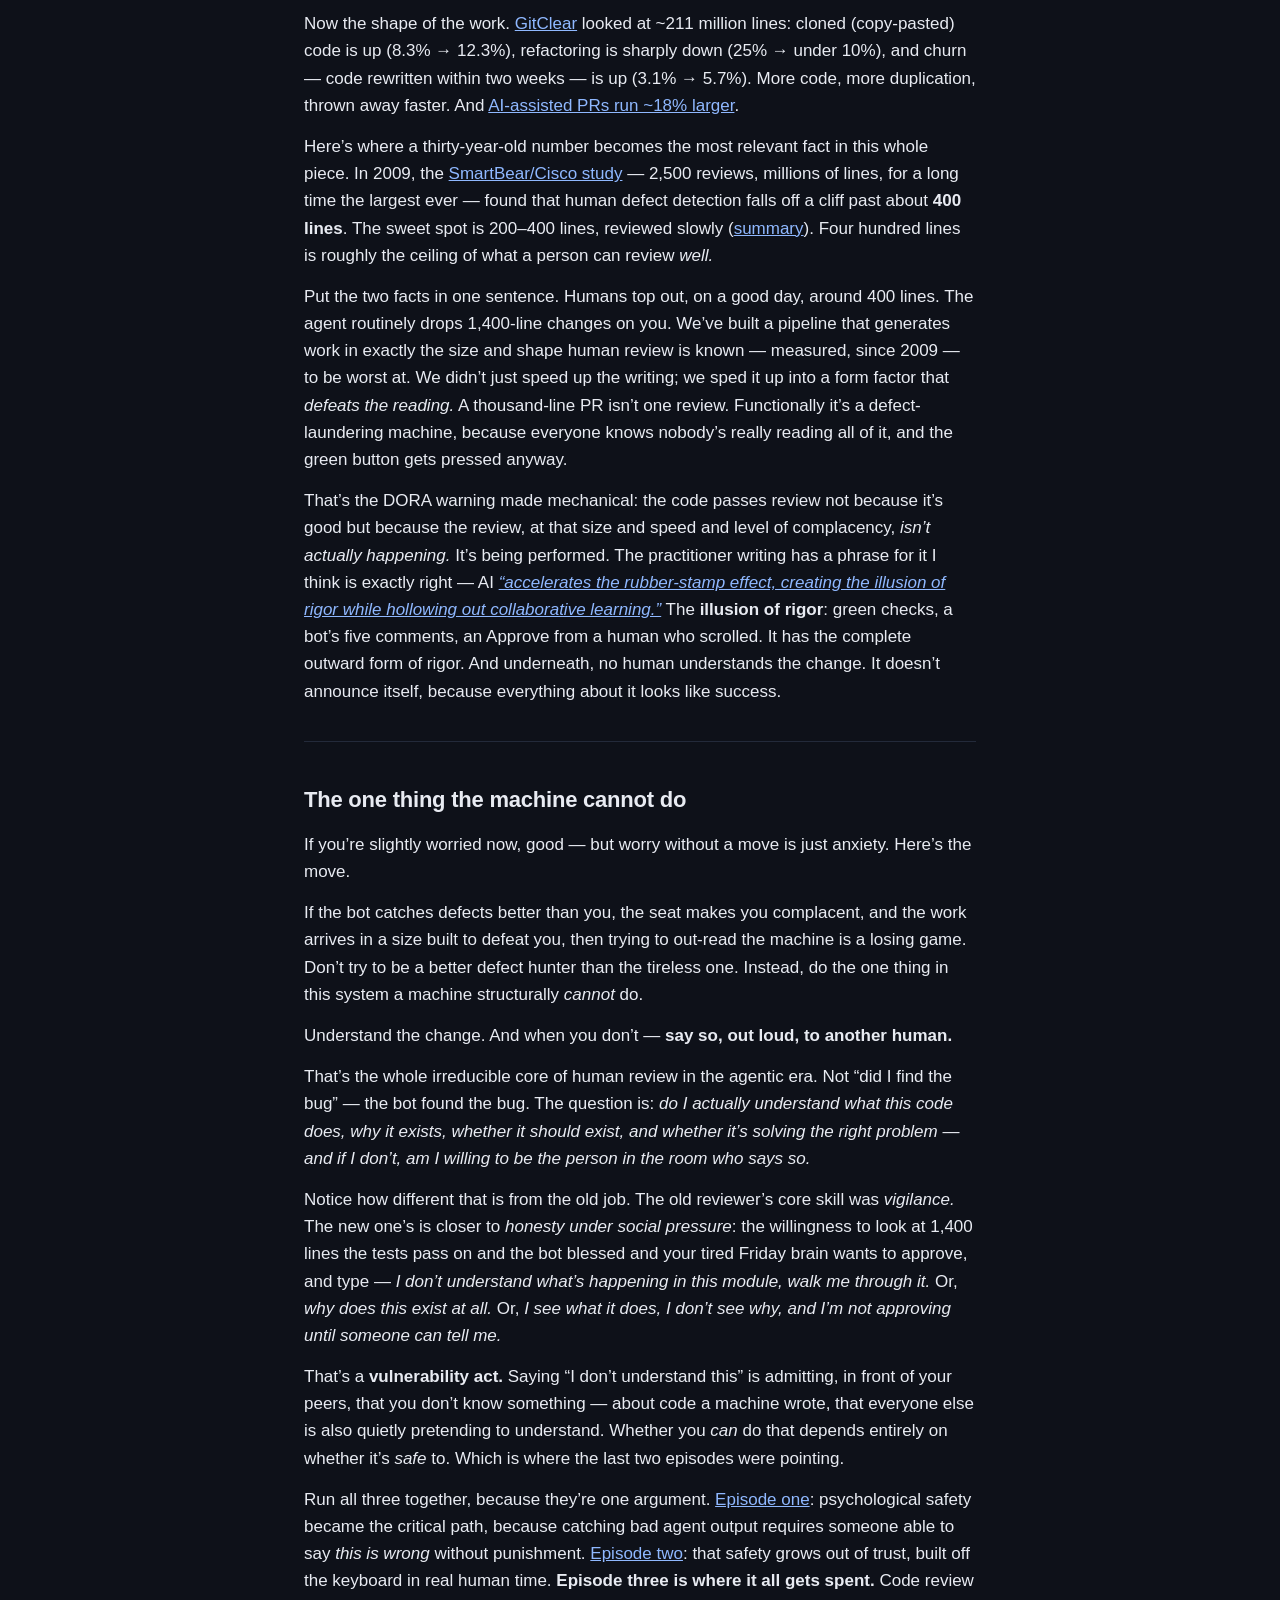
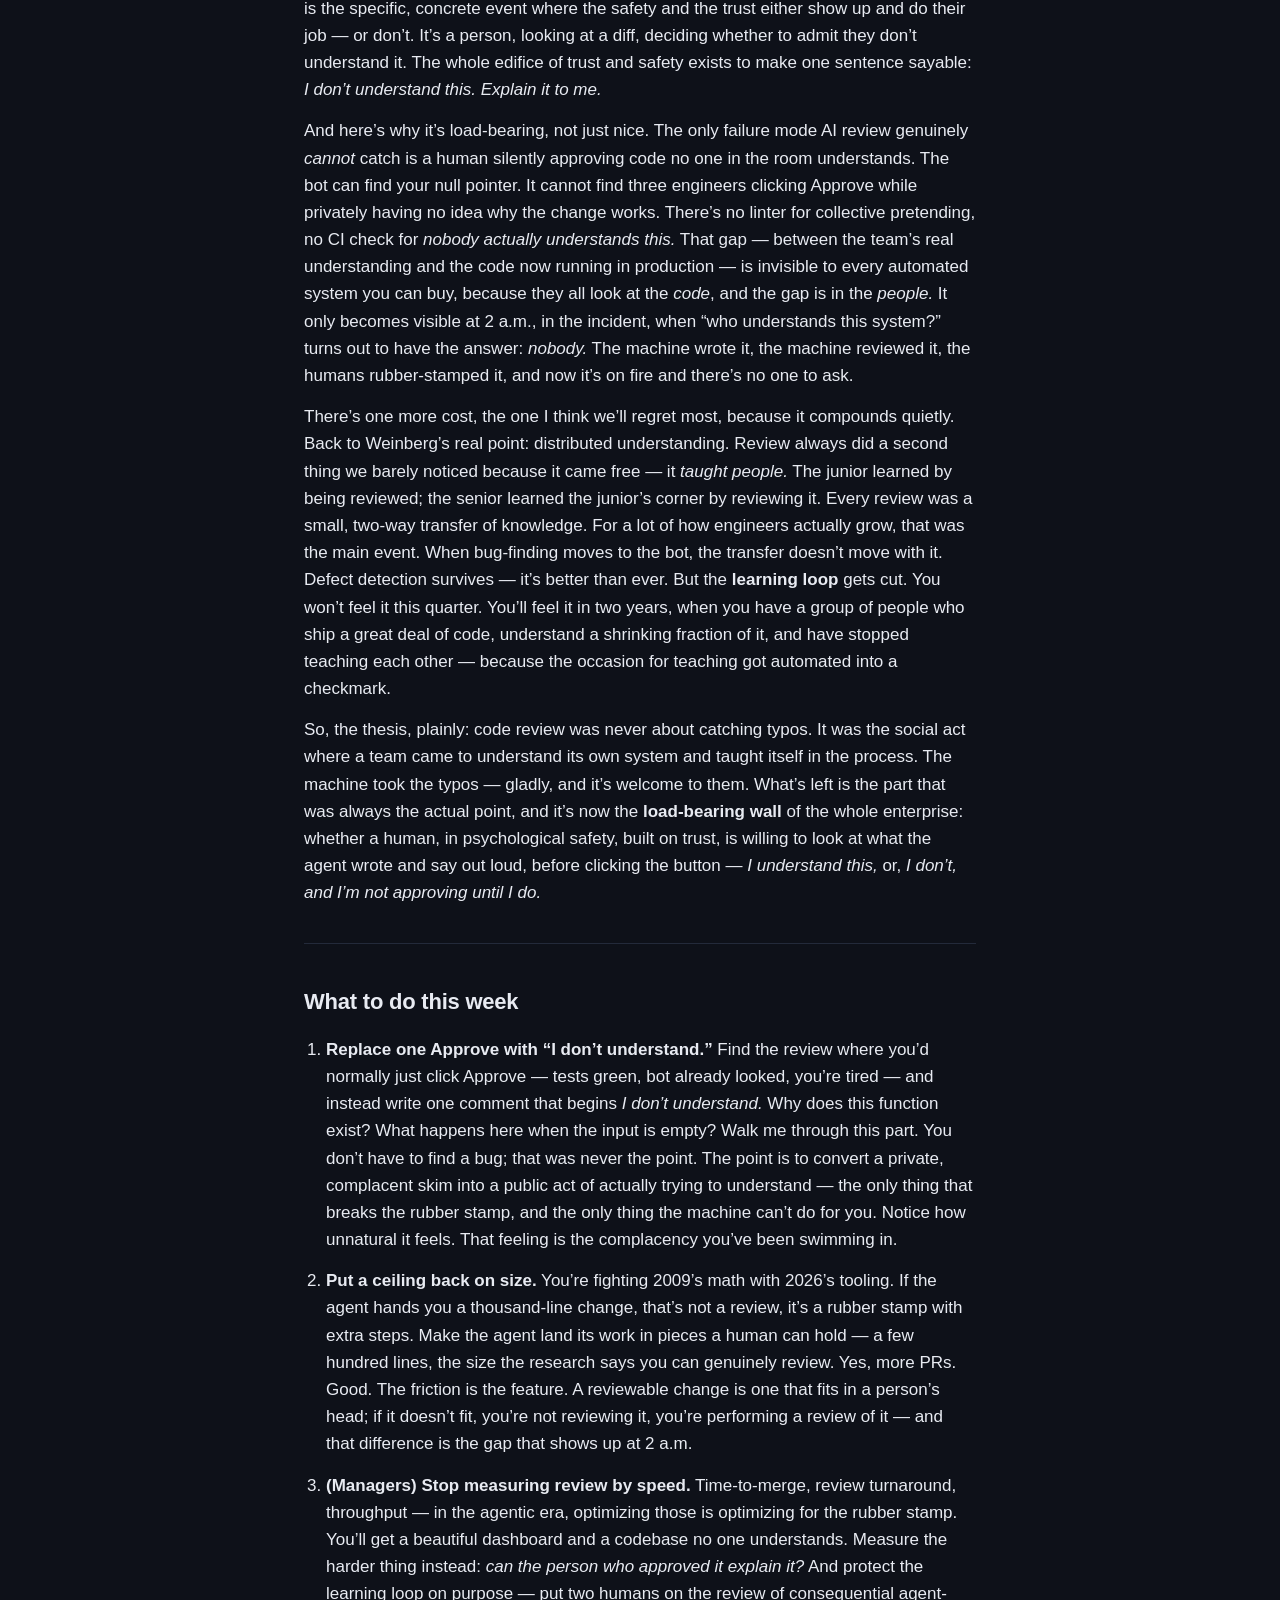
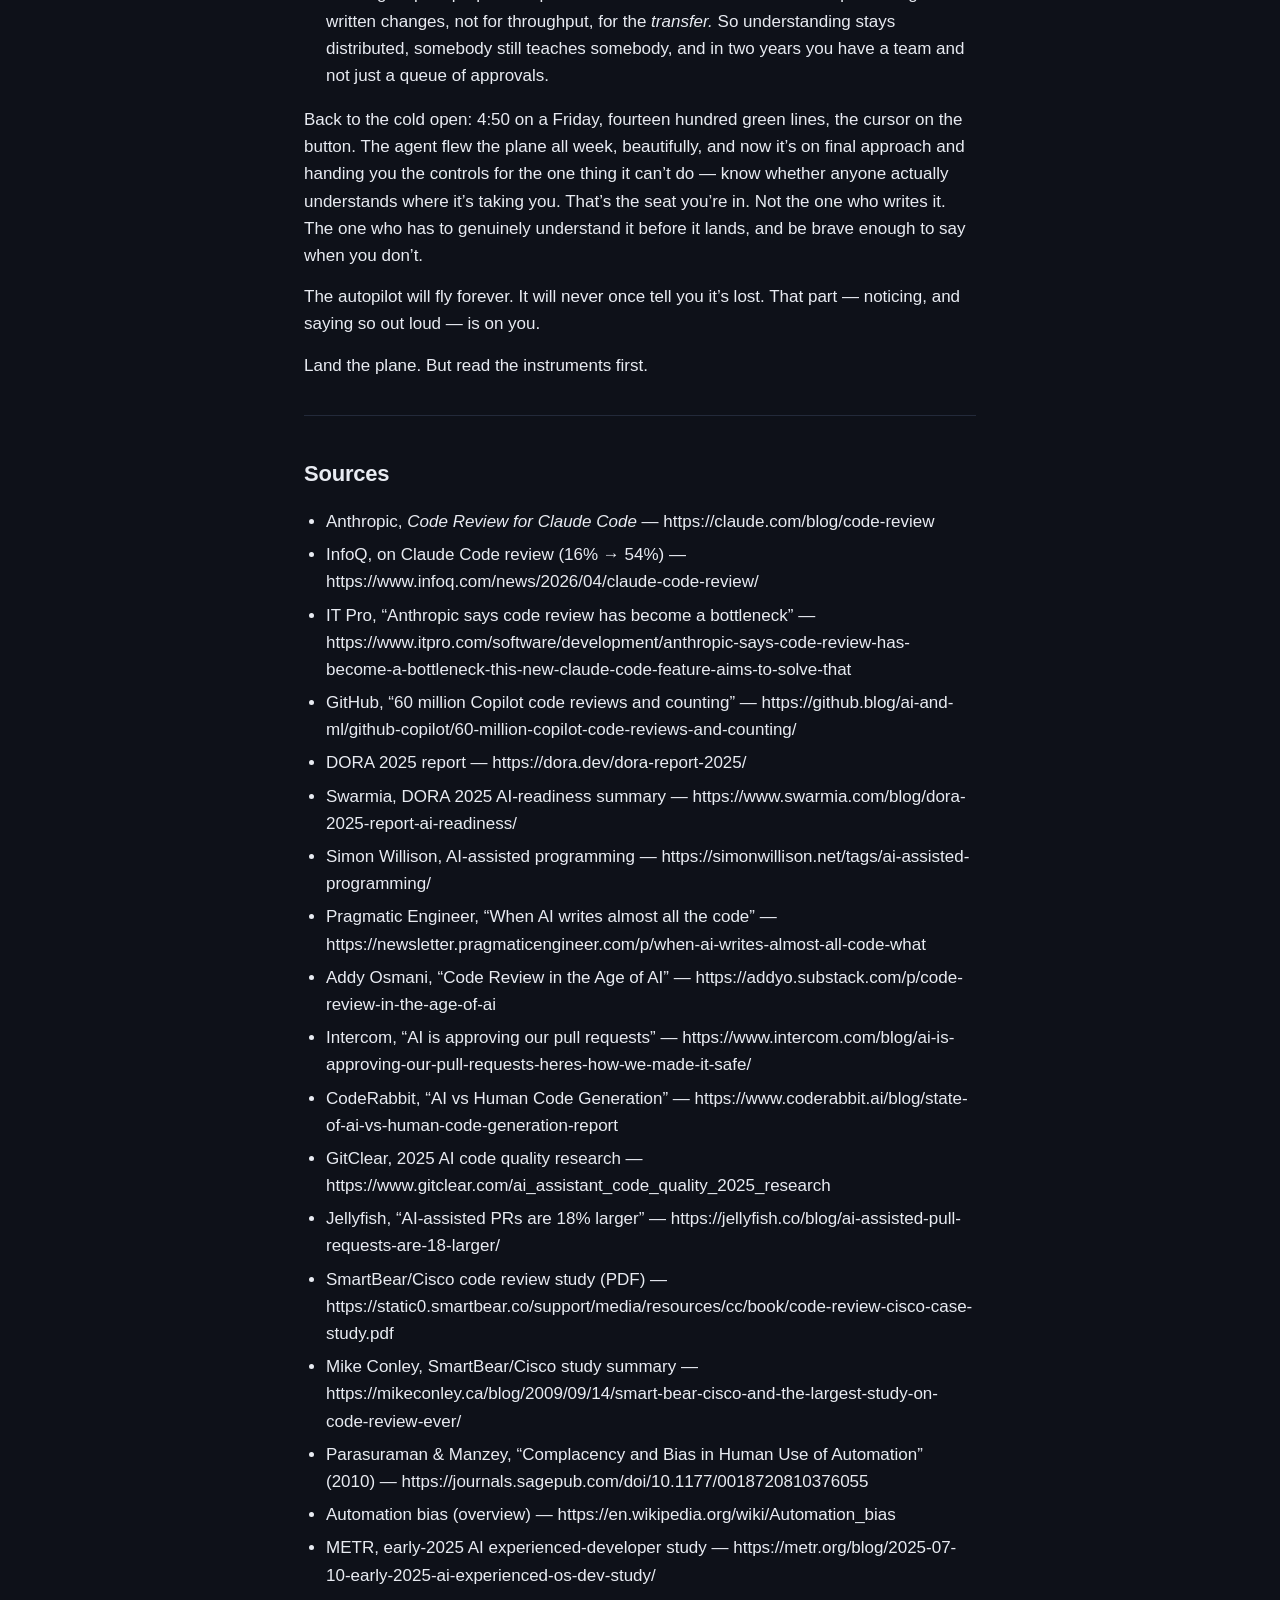
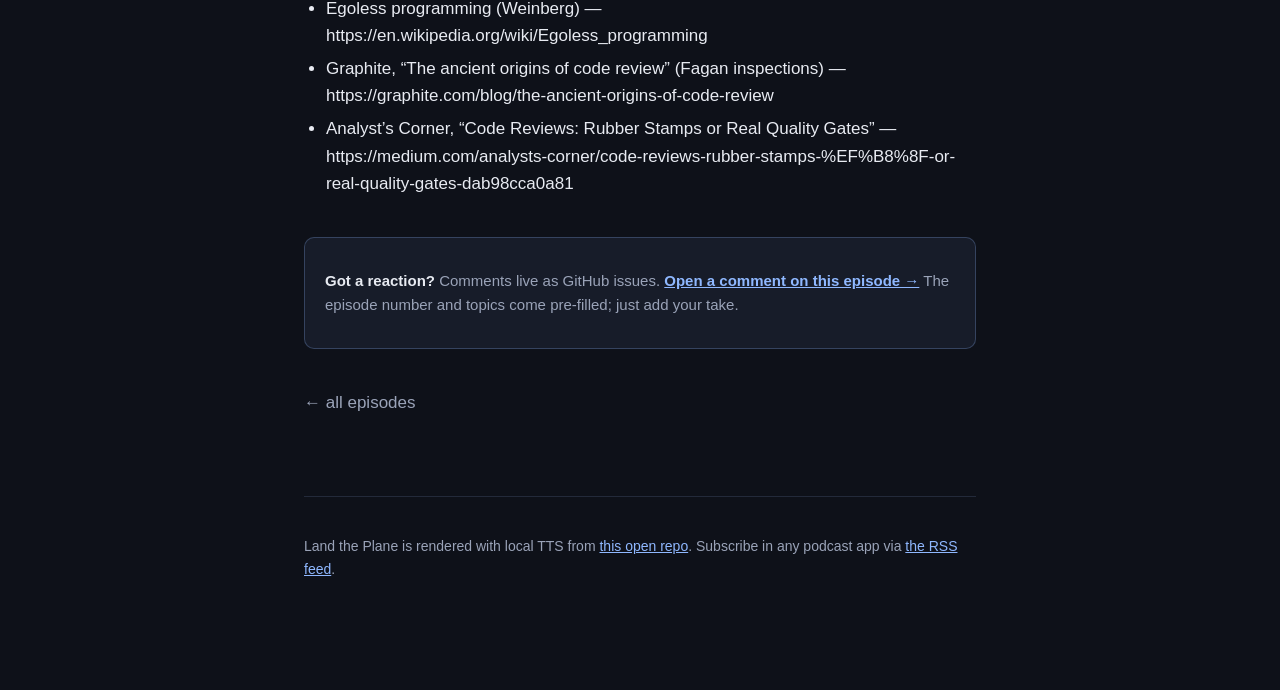
<file: docs/episodes/003-new-code-review/index.html>
<!doctype html>
<html lang="en">
<head>
<meta charset="utf-8">
<meta name="viewport" content="width=device-width, initial-scale=1">
<title>Pilot Monitoring — Land the Plane</title>
<link rel="stylesheet" href="../../style.css">
<link rel="alternate" type="application/rss+xml" title="Land the Plane" href="../../feed.xml">
<meta property="og:title" content="Pilot Monitoring — Land the Plane">
<meta property="og:type" content="website">
<meta property="og:image" content="https://puremunky.github.io/land-the-plane/cover.png">
</head>
<body>
<div class="container">
<header class="site-header">
<a href="../../"><img src="../../cover.png" alt=""></a>
<a href="../../"><h1>Land the Plane</h1></a>
</header>
<p class="site-tagline">Software engineering, AI-assisted development, and what it actually takes to lead engineering teams in the agentic era.</p>
<aside class="experiment-notice">
<strong>Experimental.</strong> Every episode is researched, drafted, and audio-rendered end-to-end through an AI pipeline. The voice is synthetic (Piper TTS). Treat episodes as working drafts of an argument, not authoritative reporting.
</aside>
<nav class="nav-links">
  <a href="../../">Episodes</a>
  <a href="../../feed.xml">RSS</a>
  <a href="https://github.com/puremunky/land-the-plane">GitHub</a>
</nav>

<p class="episode-meta">Episode 003 ·
2026-06-13 ·
26:08</p>
<audio controls preload="metadata" src="https://github.com/puremunky/land-the-plane/releases/download/ep-003/episode.mp3"></audio>
<article>
<h1>Pilot Monitoring</h1>
<p><em>When the agent writes the first draft, your job stops being to fly the plane and starts being to watch the instruments — and watching is the harder job.</em></p>
<p><em>Published 2026-06-13. The audio version of this piece is
<a href="./episode.mp3">Land the Plane episode 3</a>; this post covers the same
ground for people who&rsquo;d rather read.</em></p>
<hr />
<h2>This week on the radar</h2>
<p>Four things from the last little while.</p>
<p><strong>The vendors are saying the quiet part out loud: review is the bottleneck.</strong>
In March, Anthropic shipped
<a href="https://claude.com/blog/code-review">code review inside Claude Code</a>, and the
framing is the whole reason for this piece: <em>&ldquo;code review has become a
bottleneck.&rdquo;</em> The company building the thing that writes the code is telling
you the slow part is now the looking-at-it part. And they put numbers on it:
after turning it on internally, the share of pull requests getting a
substantive review comment went from <strong>16% to 54%</strong>
(<a href="https://www.infoq.com/news/2026/04/claude-code-review/">InfoQ</a>). Read that
honestly — before the bot, nearly five out of six PRs were waved through with
nobody saying anything real. That was the <em>baseline</em>. That&rsquo;s the quiet scandal
under this whole topic.</p>
<p><strong>More than one in five reviews on GitHub are now done by a machine.</strong>
GitHub says Copilot code review crossed
<a href="https://github.blog/ai-and-ml/github-copilot/60-million-copilot-code-reviews-and-counting/">60 million reviews by March 2026</a>,
up ~10x in under a year, and now accounts for more than <strong>one in five</strong> code
reviews on the platform — averaging 5.1 comments per review. So if you picture
&ldquo;the reviewer&rdquo; as a person, update the picture. Increasingly the first
reviewer — sometimes the only one — is a model. The machine writes the draft,
a different machine reviews it, and somewhere at the end there&rsquo;s supposed to be
a human.</p>
<p><strong>DORA: AI doesn&rsquo;t fix or break your system — it amplifies it.</strong> The
<a href="https://dora.dev/dora-report-2025/">DORA 2025 report</a> has the line I can&rsquo;t
stop quoting: AI-generated code often passes code review just fine, and <em>&ldquo;by
the time you notice the architectural rot, it&rsquo;s embedded throughout your
codebase&rdquo;</em>
(<a href="https://www.swarmia.com/blog/dora-2025-report-ai-readiness/">Swarmia summary</a>).
<em>Passes review.</em> That&rsquo;s the trap in one sentence. The code doesn&rsquo;t fail loudly
at the gate. It fails quietly, months later, everywhere at once.</p>
<p><strong>The honest counterweight.</strong>
<a href="https://simonwillison.net/tags/ai-assisted-programming/">Simon Willison</a> — as
credible a working voice as exists — has said openly that ~95% of the code he
uses is model-generated, that for routine tasks he&rsquo;s stopped reviewing every
line, and he asks the uncomfortable question: is it even <em>responsible</em> to ship
code you haven&rsquo;t fully read
(<a href="https://newsletter.pragmaticengineer.com/p/when-ai-writes-almost-all-code-what">Pragmatic Engineer</a>)?
I want to honor that tension, not pretend it away. Because the answer the
industry is quietly converging on is: <em>we&rsquo;re going to ship code no single human
has fully read.</em> That&rsquo;s not hypothetical. That&rsquo;s Tuesday. The question is what
we do about it.</p>
<hr />
<h2>Cold open: the button at 4:50 on a Friday</h2>
<p>It&rsquo;s 4:50 on a Friday. One pull request between you and the weekend. You open
it. Fourteen hundred lines. The agent wrote all of it on Wednesday — you kicked
off the run, went to a meeting, and it came back with a service that, by every
signal on the screen, works. Tests green. Linter happy. The robot reviewer left
five comments and they all got addressed. CI is a wall of checkmarks. By every
dashboard: done.</p>
<p>And your cursor is hovering over the green <strong>Approve</strong> button.</p>
<p>Be honest about the next ten seconds. Are you going to read fourteen hundred
lines at 4:50 on a Friday? You&rsquo;re not. You&rsquo;ll scroll, let your eye snag on a
function name you recognize, nod, scroll more, see the tests are green, see the
bot already looked — and click. And it&rsquo;ll be fine. It&rsquo;s almost always fine.
That&rsquo;s exactly what makes it dangerous.</p>
<p>Here&rsquo;s what just happened, in the language of a different industry. You didn&rsquo;t
<em>fly</em> that plane — the autopilot did. Your job, in that moment, was to <em>monitor</em>
the autopilot: to be the human who notices when the confident, tireless,
usually-correct machine is confidently, tirelessly wrong. And there&rsquo;s a whole
field of research — paid for in actual wreckage — about what happens to people
in that seat. The seat where the machine does the work and the human is just
supposed to watch.</p>
<p>It turns out we&rsquo;re terrible at it. Not because we&rsquo;re lazy — because of how
attention works. When a system is right ninety-nine times, the human stops
truly checking on the hundredth. The watching decays into the <em>feeling</em> of
watching. And the whole safety case quietly comes to rest on a person who&rsquo;s no
longer really there.</p>
<p>That&rsquo;s the seat you&rsquo;re in when you review agent-written code. This piece is
about how to actually sit in it.</p>
<hr />
<h2>Review was never about the typos</h2>
<p>Kill an assumption first, because everything depends on it.</p>
<p>When you picture code review, you picture <em>catching things</em>: a missing null
check, an off-by-one, a confusing name. The line-by-line hunt for the defect.
That&rsquo;s what most of us mean by review, what most tools optimized for, and what
we spent fifteen years making lighter and more drive-by. LGTM. Approve. Move
on.</p>
<p>Here&rsquo;s the thing: that version of review — the defect hunt — is the part the
machine is now genuinely <em>better at than you</em>.</p>
<p>The Anthropic numbers are specific in a way that matters. On PRs over a
thousand lines, their reviewer found issues <strong>84%</strong> of the time, ~7.5 per
change; on PRs under fifty lines it spoke up only <strong>31%</strong> of the time. It scales
attention with risk. And engineers marked <strong>fewer than 1%</strong> of its findings as
incorrect. A tireless reviewer that reads every line of a 1,400-line change at
4:50 on a Friday without getting bored or hungry or having a weekend to get to.
On the narrow task of finding the defect in the diff, you won&rsquo;t beat that — and
you should stop trying.</p>
<p>And this isn&rsquo;t new. It&rsquo;s a <em>return</em>. In 1976, Michael Fagan at IBM formalized
the <a href="https://graphite.com/blog/the-ancient-origins-of-code-review">software inspection</a>:
a rigorous, slow, multi-person, multi-pass read with defined roles. It worked
extraordinarily well — Fagan inspections caught on the order of <strong>82%</strong> of
defects, far more per thousand lines than testing. Then we mostly <em>stopped</em>,
because humans were the expensive, slow part, and we spent two decades making
review lighter to get them out of the bottleneck. We went from the Fagan
inspection to the GitHub thumbs-up, and called the lightweight thing &ldquo;modern
code review.&rdquo;</p>
<p>Now the rigorous, every-line inspection is coming back — rebuilt in silicon.
What Anthropic and GitHub shipped isn&rsquo;t really new; it&rsquo;s the Fagan inspection
reborn as a machine that doesn&rsquo;t get tired. We&rsquo;re getting 1976&rsquo;s rigor back, for
free, exactly when we&rsquo;d lost the ability to provide it ourselves. That&rsquo;s
genuinely good news. Say it plainly before complicating it.</p>
<p>So if the bot has taken back the defect hunt, what&rsquo;s review <em>for</em> now?</p>
<p>The answer is the thing that was always underneath the typo-catching. Go back to
1971: Gerald Weinberg, <em>The Psychology of Computer Programming</em>, and the idea of
<a href="https://en.wikipedia.org/wiki/Egoless_programming">egoless programming</a>. His
actual point — the one we flattened into etiquette — was that the value of
review was <em>social</em>. The group developed a shared understanding of the code. No
one person was the only one who knew how a thing worked. The defects were real,
but the deeper product was <strong>distributed understanding</strong>: a team that had all
looked at the thing, argued about it, and now carried a shared model of it
around in their heads.</p>
<p>That&rsquo;s what review was for. Not the typo. The typo was the <em>occasion</em>. The
understanding was the <em>point</em>. We never had to separate them, because the same
act produced both — you read the code line by line and caught the bug and built
the understanding in one motion.</p>
<p>The agent just pulled those two apart. It took the defect hunt and does it
better than you. It left you holding the other half: the understanding. Which it
<em>cannot</em> do for you, no matter how good it gets, because the understanding has
to live in a human head to be worth anything. The whole point of it is that a
person has it.</p>
<p>So: code review was never really about the typos. It was about a team of humans
understanding their own system. The machine took the typos. You still have to do
the understanding. And almost nobody has reorganized their idea of review around
that split yet.</p>
<hr />
<h2>The seat we&rsquo;re bad at sitting in</h2>
<p>The human&rsquo;s job is shifting from catching the bug to understanding the change.
The problem: the seat where you watch a machine work and stay sharp enough to
catch it when it&rsquo;s wrong is a seat human beings are <em>measurably, predictably
bad at sitting in.</em> We&rsquo;ve known it for decades — just not in our industry.</p>
<p>The term is <strong>automation complacency</strong> (or automation bias). The foundational
synthesis is
<a href="https://journals.sagepub.com/doi/10.1177/0018720810376055">Parasuraman &amp; Manzey (2010)</a>,
pulling together human-factors work, much of it from aviation. The finding is
brutally consistent: give a person a reliable automated system to monitor, and
they monitor it <em>less.</em> Not because they&rsquo;re told to relax — because reliability
itself breeds complacency. The better the autopilot, the less the human watches,
so the rare moment it&rsquo;s wrong is precisely the moment the human has checked out.
The system&rsquo;s strength <em>manufactures</em> the human&rsquo;s weakness. You can&rsquo;t have a
highly reliable automated partner and an alert human monitor for free; the
alertness has to be actively, unnaturally maintained against the grain of how
attention works.</p>
<p>That&rsquo;s the science of the 4:50-on-Friday Approve button. It&rsquo;s not a character
flaw. You&rsquo;re a normal human exhibiting a documented response to a reliable
machine — working properly toward a catastrophe, because the one time in fifty
that it matters is the one time you&rsquo;re not looking.</p>
<p>And you can&rsquo;t even trust your <em>own</em> sense of how carefully you looked. That&rsquo;s
the <a href="https://metr.org/blog/2025-07-10-early-2025-ai-experienced-os-dev-study/">METR study</a>
from July 2025: experienced open-source developers using AI <em>believed</em> they were
~20% faster. They were actually ~19% <em>slower</em> — wrong about their own experience
by nearly forty points. Now sit that next to review. If you can&rsquo;t trust an
engineer&rsquo;s gut about whether AI made them faster, why trust their gut about
&ldquo;yeah, I reviewed it, it&rsquo;s fine&rdquo;? <em>I reviewed it</em> is not data. It&rsquo;s a feeling.
And the feeling is exactly what complacency corrupts first.</p>
<p>Now the shape of the work. <a href="https://www.gitclear.com/ai_assistant_code_quality_2025_research">GitClear</a>
looked at ~211 million lines: cloned (copy-pasted) code is up (8.3% → 12.3%),
refactoring is sharply down (25% → under 10%), and churn — code rewritten within
two weeks — is up (3.1% → 5.7%). More code, more duplication, thrown away
faster. And <a href="https://jellyfish.co/blog/ai-assisted-pull-requests-are-18-larger/">AI-assisted PRs run ~18% larger</a>.</p>
<p>Here&rsquo;s where a thirty-year-old number becomes the most relevant fact in this
whole piece. In 2009, the
<a href="https://static0.smartbear.co/support/media/resources/cc/book/code-review-cisco-case-study.pdf">SmartBear/Cisco study</a> —
2,500 reviews, millions of lines, for a long time the largest ever — found that
human defect detection falls off a cliff past about <strong>400 lines</strong>. The sweet
spot is 200–400 lines, reviewed slowly
(<a href="https://mikeconley.ca/blog/2009/09/14/smart-bear-cisco-and-the-largest-study-on-code-review-ever/">summary</a>).
Four hundred lines is roughly the ceiling of what a person can review <em>well.</em></p>
<p>Put the two facts in one sentence. Humans top out, on a good day, around 400
lines. The agent routinely drops 1,400-line changes on you. We&rsquo;ve built a
pipeline that generates work in exactly the size and shape human review is
known — measured, since 2009 — to be worst at. We didn&rsquo;t just speed up the
writing; we sped it up into a form factor that <em>defeats the reading.</em> A
thousand-line PR isn&rsquo;t one review. Functionally it&rsquo;s a defect-laundering
machine, because everyone knows nobody&rsquo;s really reading all of it, and the green
button gets pressed anyway.</p>
<p>That&rsquo;s the DORA warning made mechanical: the code passes review not because it&rsquo;s
good but because the review, at that size and speed and level of complacency,
<em>isn&rsquo;t actually happening.</em> It&rsquo;s being performed. The practitioner writing has a
phrase for it I think is exactly right — AI
<a href="https://medium.com/analysts-corner/code-reviews-rubber-stamps-%EF%B8%8F-or-real-quality-gates-dab98cca0a81"><em>&ldquo;accelerates the rubber-stamp effect, creating the illusion of rigor while
hollowing out collaborative learning.&rdquo;</em></a>
The <strong>illusion of rigor</strong>: green checks, a bot&rsquo;s five comments, an Approve from
a human who scrolled. It has the complete outward form of rigor. And underneath,
no human understands the change. It doesn&rsquo;t announce itself, because everything
about it looks like success.</p>
<hr />
<h2>The one thing the machine cannot do</h2>
<p>If you&rsquo;re slightly worried now, good — but worry without a move is just anxiety.
Here&rsquo;s the move.</p>
<p>If the bot catches defects better than you, the seat makes you complacent, and
the work arrives in a size built to defeat you, then trying to out-read the
machine is a losing game. Don&rsquo;t try to be a better defect hunter than the
tireless one. Instead, do the one thing in this system a machine structurally
<em>cannot</em> do.</p>
<p>Understand the change. And when you don&rsquo;t — <strong>say so, out loud, to another
human.</strong></p>
<p>That&rsquo;s the whole irreducible core of human review in the agentic era. Not &ldquo;did I
find the bug&rdquo; — the bot found the bug. The question is: <em>do I actually
understand what this code does, why it exists, whether it should exist, and
whether it&rsquo;s solving the right problem — and if I don&rsquo;t, am I willing to be the
person in the room who says so.</em></p>
<p>Notice how different that is from the old job. The old reviewer&rsquo;s core skill was
<em>vigilance.</em> The new one&rsquo;s is closer to <em>honesty under social pressure</em>: the
willingness to look at 1,400 lines the tests pass on and the bot blessed and
your tired Friday brain wants to approve, and type — <em>I don&rsquo;t understand what&rsquo;s
happening in this module, walk me through it.</em> Or, <em>why does this exist at all.</em>
Or, <em>I see what it does, I don&rsquo;t see why, and I&rsquo;m not approving until someone can
tell me.</em></p>
<p>That&rsquo;s a <strong>vulnerability act.</strong> Saying &ldquo;I don&rsquo;t understand this&rdquo; is admitting,
in front of your peers, that you don&rsquo;t know something — about code a machine
wrote, that everyone else is also quietly pretending to understand. Whether you
<em>can</em> do that depends entirely on whether it&rsquo;s <em>safe</em> to. Which is where the
last two episodes were pointing.</p>
<p>Run all three together, because they&rsquo;re one argument. <a href="../001-intent-layer/post.md">Episode
one</a>: psychological safety became the critical
path, because catching bad agent output requires someone able to say <em>this is
wrong</em> without punishment. <a href="../002-invest-in-people/post.md">Episode two</a>: that
safety grows out of trust, built off the keyboard in real human time. <strong>Episode
three is where it all gets spent.</strong> Code review is the specific, concrete event
where the safety and the trust either show up and do their job — or don&rsquo;t. It&rsquo;s
a person, looking at a diff, deciding whether to admit they don&rsquo;t understand it.
The whole edifice of trust and safety exists to make one sentence sayable: <em>I
don&rsquo;t understand this. Explain it to me.</em></p>
<p>And here&rsquo;s why it&rsquo;s load-bearing, not just nice. The only failure mode AI review
genuinely <em>cannot</em> catch is a human silently approving code no one in the room
understands. The bot can find your null pointer. It cannot find three engineers
clicking Approve while privately having no idea why the change works. There&rsquo;s no
linter for collective pretending, no CI check for <em>nobody actually understands
this.</em> That gap — between the team&rsquo;s real understanding and the code now running
in production — is invisible to every automated system you can buy, because they
all look at the <em>code</em>, and the gap is in the <em>people.</em> It only becomes visible
at 2 a.m., in the incident, when &ldquo;who understands this system?&rdquo; turns out to
have the answer: <em>nobody.</em> The machine wrote it, the machine reviewed it, the
humans rubber-stamped it, and now it&rsquo;s on fire and there&rsquo;s no one to ask.</p>
<p>There&rsquo;s one more cost, the one I think we&rsquo;ll regret most, because it compounds
quietly. Back to Weinberg&rsquo;s real point: distributed understanding. Review always
did a second thing we barely noticed because it came free — it <em>taught people.</em>
The junior learned by being reviewed; the senior learned the junior&rsquo;s corner by
reviewing it. Every review was a small, two-way transfer of knowledge. For a lot
of how engineers actually grow, that was the main event. When bug-finding moves
to the bot, the transfer doesn&rsquo;t move with it. Defect detection survives — it&rsquo;s
better than ever. But the <strong>learning loop</strong> gets cut. You won&rsquo;t feel it this
quarter. You&rsquo;ll feel it in two years, when you have a group of people who ship a
great deal of code, understand a shrinking fraction of it, and have stopped
teaching each other — because the occasion for teaching got automated into a
checkmark.</p>
<p>So, the thesis, plainly: code review was never about catching typos. It was the
social act where a team came to understand its own system and taught itself in
the process. The machine took the typos — gladly, and it&rsquo;s welcome to them.
What&rsquo;s left is the part that was always the actual point, and it&rsquo;s now the
<strong>load-bearing wall</strong> of the whole enterprise: whether a human, in
psychological safety, built on trust, is willing to look at what the agent wrote
and say out loud, before clicking the button — <em>I understand this,</em> or, <em>I
don&rsquo;t, and I&rsquo;m not approving until I do.</em></p>
<hr />
<h2>What to do this week</h2>
<ol>
<li>
<p><strong>Replace one Approve with &ldquo;I don&rsquo;t understand.&rdquo;</strong> Find the review where
   you&rsquo;d normally just click Approve — tests green, bot already looked, you&rsquo;re
   tired — and instead write one comment that begins <em>I don&rsquo;t understand.</em> Why
   does this function exist? What happens here when the input is empty? Walk me
   through this part. You don&rsquo;t have to find a bug; that was never the point.
   The point is to convert a private, complacent skim into a public act of
   actually trying to understand — the only thing that breaks the rubber stamp,
   and the only thing the machine can&rsquo;t do for you. Notice how unnatural it
   feels. That feeling is the complacency you&rsquo;ve been swimming in.</p>
</li>
<li>
<p><strong>Put a ceiling back on size.</strong> You&rsquo;re fighting 2009&rsquo;s math with 2026&rsquo;s
   tooling. If the agent hands you a thousand-line change, that&rsquo;s not a review,
   it&rsquo;s a rubber stamp with extra steps. Make the agent land its work in pieces
   a human can hold — a few hundred lines, the size the research says you can
   genuinely review. Yes, more PRs. Good. The friction is the feature. A
   reviewable change is one that fits in a person&rsquo;s head; if it doesn&rsquo;t fit,
   you&rsquo;re not reviewing it, you&rsquo;re performing a review of it — and that
   difference is the gap that shows up at 2 a.m.</p>
</li>
<li>
<p><strong>(Managers) Stop measuring review by speed.</strong> Time-to-merge, review
   turnaround, throughput — in the agentic era, optimizing those is optimizing
   for the rubber stamp. You&rsquo;ll get a beautiful dashboard and a codebase no one
   understands. Measure the harder thing instead: <em>can the person who approved
   it explain it?</em> And protect the learning loop on purpose — put two humans on
   the review of consequential agent-written changes, not for throughput, for
   the <em>transfer.</em> So understanding stays distributed, somebody still teaches
   somebody, and in two years you have a team and not just a queue of approvals.</p>
</li>
</ol>
<p>Back to the cold open: 4:50 on a Friday, fourteen hundred green lines, the
cursor on the button. The agent flew the plane all week, beautifully, and now
it&rsquo;s on final approach and handing you the controls for the one thing it can&rsquo;t
do — know whether anyone actually understands where it&rsquo;s taking you. That&rsquo;s the
seat you&rsquo;re in. Not the one who writes it. The one who has to genuinely
understand it before it lands, and be brave enough to say when you don&rsquo;t.</p>
<p>The autopilot will fly forever. It will never once tell you it&rsquo;s lost. That part
— noticing, and saying so out loud — is on you.</p>
<p>Land the plane. But read the instruments first.</p>
<hr />
<h2>Sources</h2>
<ul>
<li>Anthropic, <em>Code Review for Claude Code</em> — https://claude.com/blog/code-review</li>
<li>InfoQ, on Claude Code review (16% → 54%) — https://www.infoq.com/news/2026/04/claude-code-review/</li>
<li>IT Pro, &ldquo;Anthropic says code review has become a bottleneck&rdquo; — https://www.itpro.com/software/development/anthropic-says-code-review-has-become-a-bottleneck-this-new-claude-code-feature-aims-to-solve-that</li>
<li>GitHub, &ldquo;60 million Copilot code reviews and counting&rdquo; — https://github.blog/ai-and-ml/github-copilot/60-million-copilot-code-reviews-and-counting/</li>
<li>DORA 2025 report — https://dora.dev/dora-report-2025/</li>
<li>Swarmia, DORA 2025 AI-readiness summary — https://www.swarmia.com/blog/dora-2025-report-ai-readiness/</li>
<li>Simon Willison, AI-assisted programming — https://simonwillison.net/tags/ai-assisted-programming/</li>
<li>Pragmatic Engineer, &ldquo;When AI writes almost all the code&rdquo; — https://newsletter.pragmaticengineer.com/p/when-ai-writes-almost-all-code-what</li>
<li>Addy Osmani, &ldquo;Code Review in the Age of AI&rdquo; — https://addyo.substack.com/p/code-review-in-the-age-of-ai</li>
<li>Intercom, &ldquo;AI is approving our pull requests&rdquo; — https://www.intercom.com/blog/ai-is-approving-our-pull-requests-heres-how-we-made-it-safe/</li>
<li>CodeRabbit, &ldquo;AI vs Human Code Generation&rdquo; — https://www.coderabbit.ai/blog/state-of-ai-vs-human-code-generation-report</li>
<li>GitClear, 2025 AI code quality research — https://www.gitclear.com/ai_assistant_code_quality_2025_research</li>
<li>Jellyfish, &ldquo;AI-assisted PRs are 18% larger&rdquo; — https://jellyfish.co/blog/ai-assisted-pull-requests-are-18-larger/</li>
<li>SmartBear/Cisco code review study (PDF) — https://static0.smartbear.co/support/media/resources/cc/book/code-review-cisco-case-study.pdf</li>
<li>Mike Conley, SmartBear/Cisco study summary — https://mikeconley.ca/blog/2009/09/14/smart-bear-cisco-and-the-largest-study-on-code-review-ever/</li>
<li>Parasuraman &amp; Manzey, &ldquo;Complacency and Bias in Human Use of Automation&rdquo; (2010) — https://journals.sagepub.com/doi/10.1177/0018720810376055</li>
<li>Automation bias (overview) — https://en.wikipedia.org/wiki/Automation_bias</li>
<li>METR, early-2025 AI experienced-developer study — https://metr.org/blog/2025-07-10-early-2025-ai-experienced-os-dev-study/</li>
<li>Egoless programming (Weinberg) — https://en.wikipedia.org/wiki/Egoless_programming</li>
<li>Graphite, &ldquo;The ancient origins of code review&rdquo; (Fagan inspections) — https://graphite.com/blog/the-ancient-origins-of-code-review</li>
<li>Analyst&rsquo;s Corner, &ldquo;Code Reviews: Rubber Stamps or Real Quality Gates&rdquo; — https://medium.com/analysts-corner/code-reviews-rubber-stamps-%EF%B8%8F-or-real-quality-gates-dab98cca0a81</li>
</ul>
</article>
<aside class="discuss">
<p><strong>Got a reaction?</strong> Comments live as GitHub issues.
<a href="https://github.com/puremunky/land-the-plane/issues/new?title=Episode+003+%E2%80%94+Pilot+Monitoring%3A+&amp;body=%2A%2AEpisode%3A%2A%2A+003+%E2%80%94+Pilot+Monitoring%0A%2A%2ATopics%3A%2A%2A+code+review%2C+AI-assisted+development%2C+automation+complacency%2C+engineering+leadership%0A%2A%2AListen+%2F+read%3A%2A%2A+https%3A%2F%2Fpuremunky.github.io%2Fland-the-plane%2Fepisodes%2F003-new-code-review%2F%0A%0A---%0A%0A%3C%21--+Your+reaction%2C+pushback%2C+or+question+goes+here.+--%3E%0A&amp;labels=episode-003%2Cepisode-comment%2Ctopic%3Acode-review%2Ctopic%3Aai-assisted-development%2Ctopic%3Aautomation-complacency%2Ctopic%3Aengineering-leadership">Open a comment on this episode →</a>
The episode number and topics come pre-filled; just add your take.</p>
</aside>
<a class="back-link" href="../../">← all episodes</a>

<footer>
<p>Land the Plane is rendered with local TTS from
<a href="https://github.com/puremunky/land-the-plane">this open repo</a>.
Subscribe in any podcast app via <a href="../../feed.xml">the RSS feed</a>.</p>
</footer>
</div>
</body>
</html>
</file>
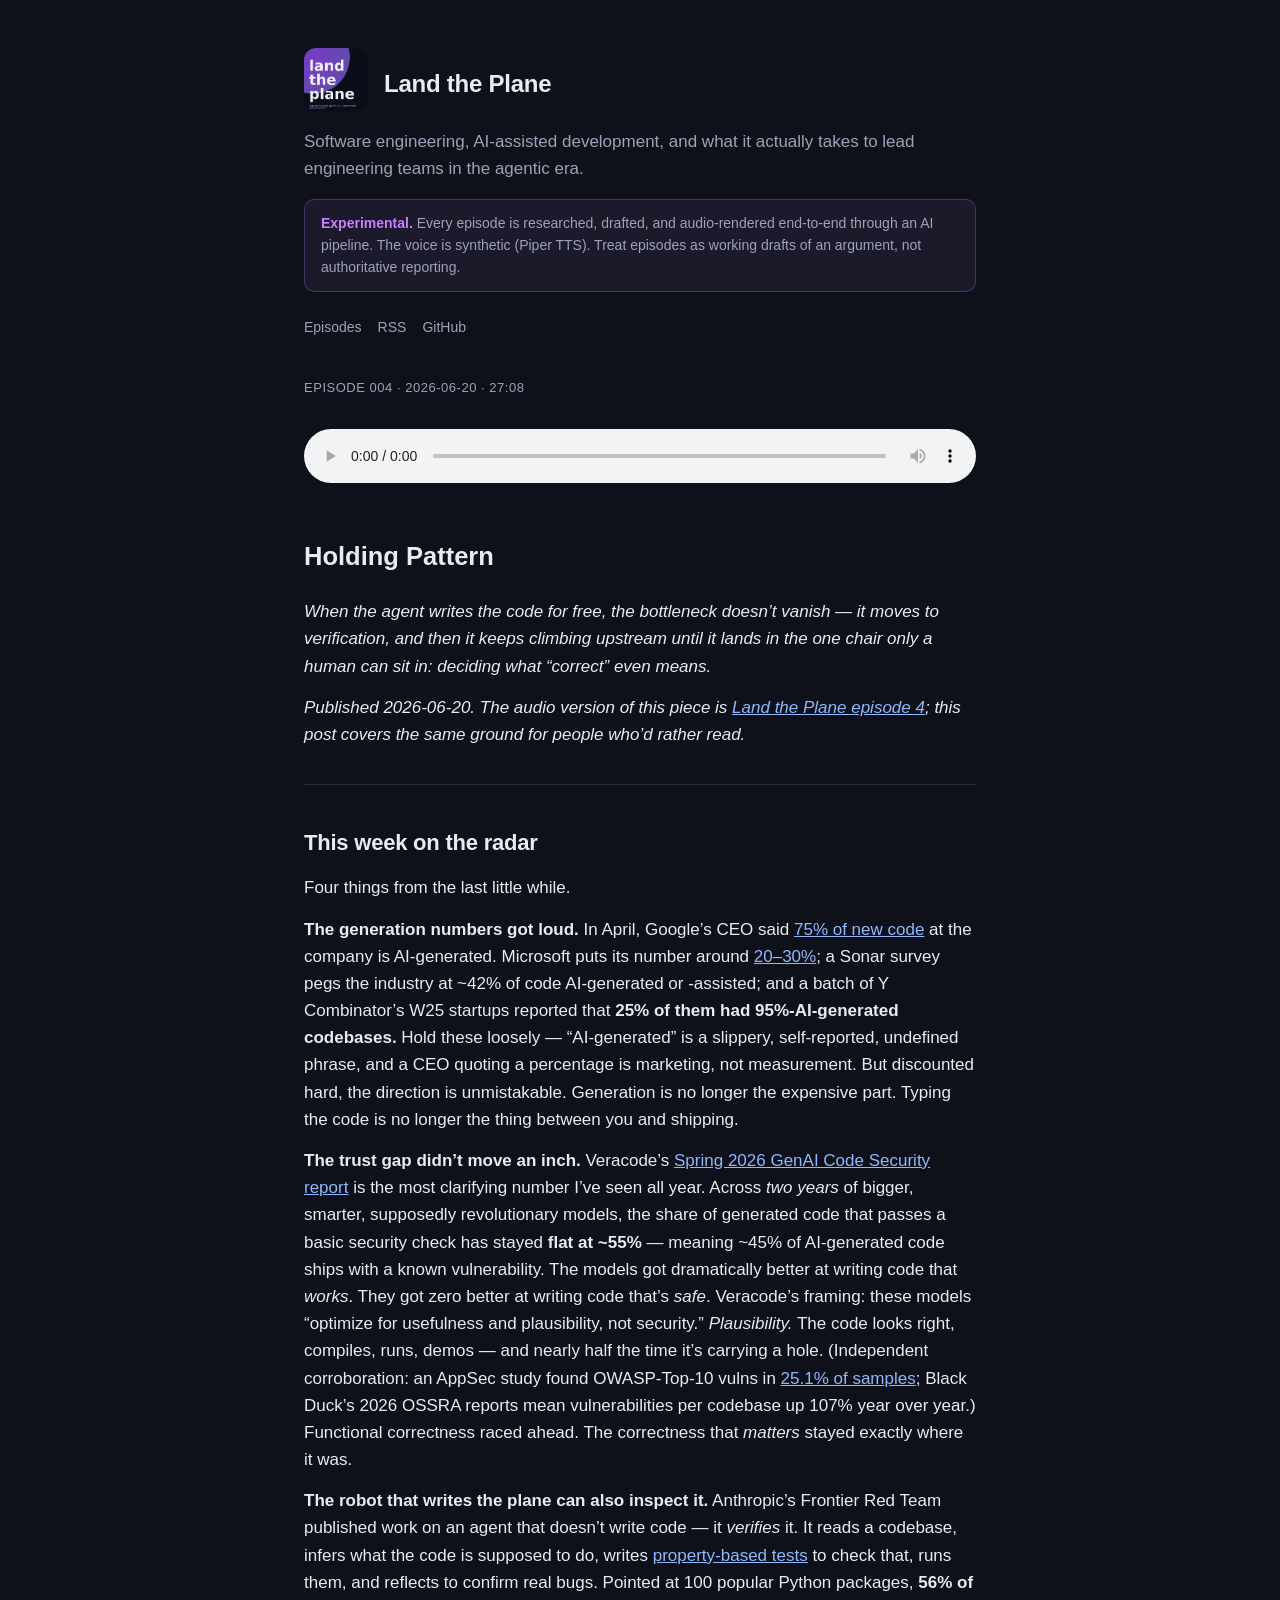
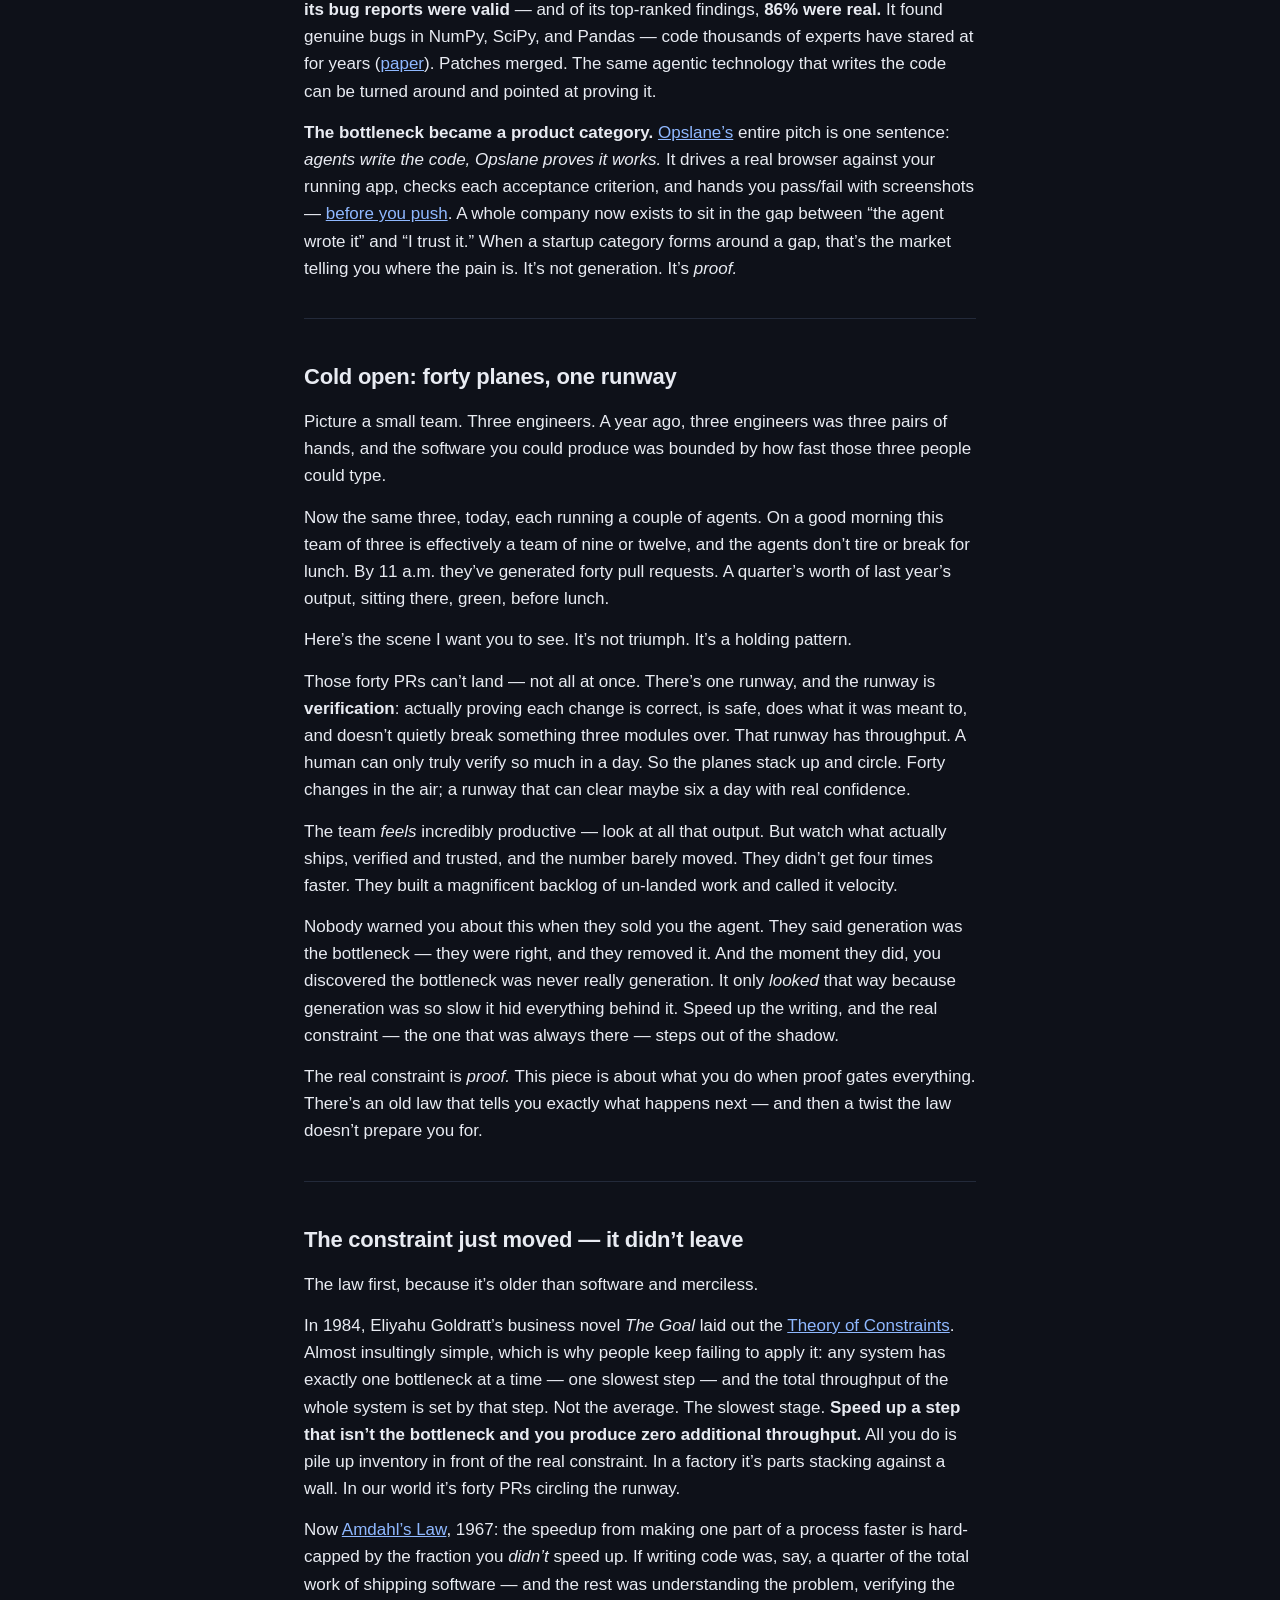
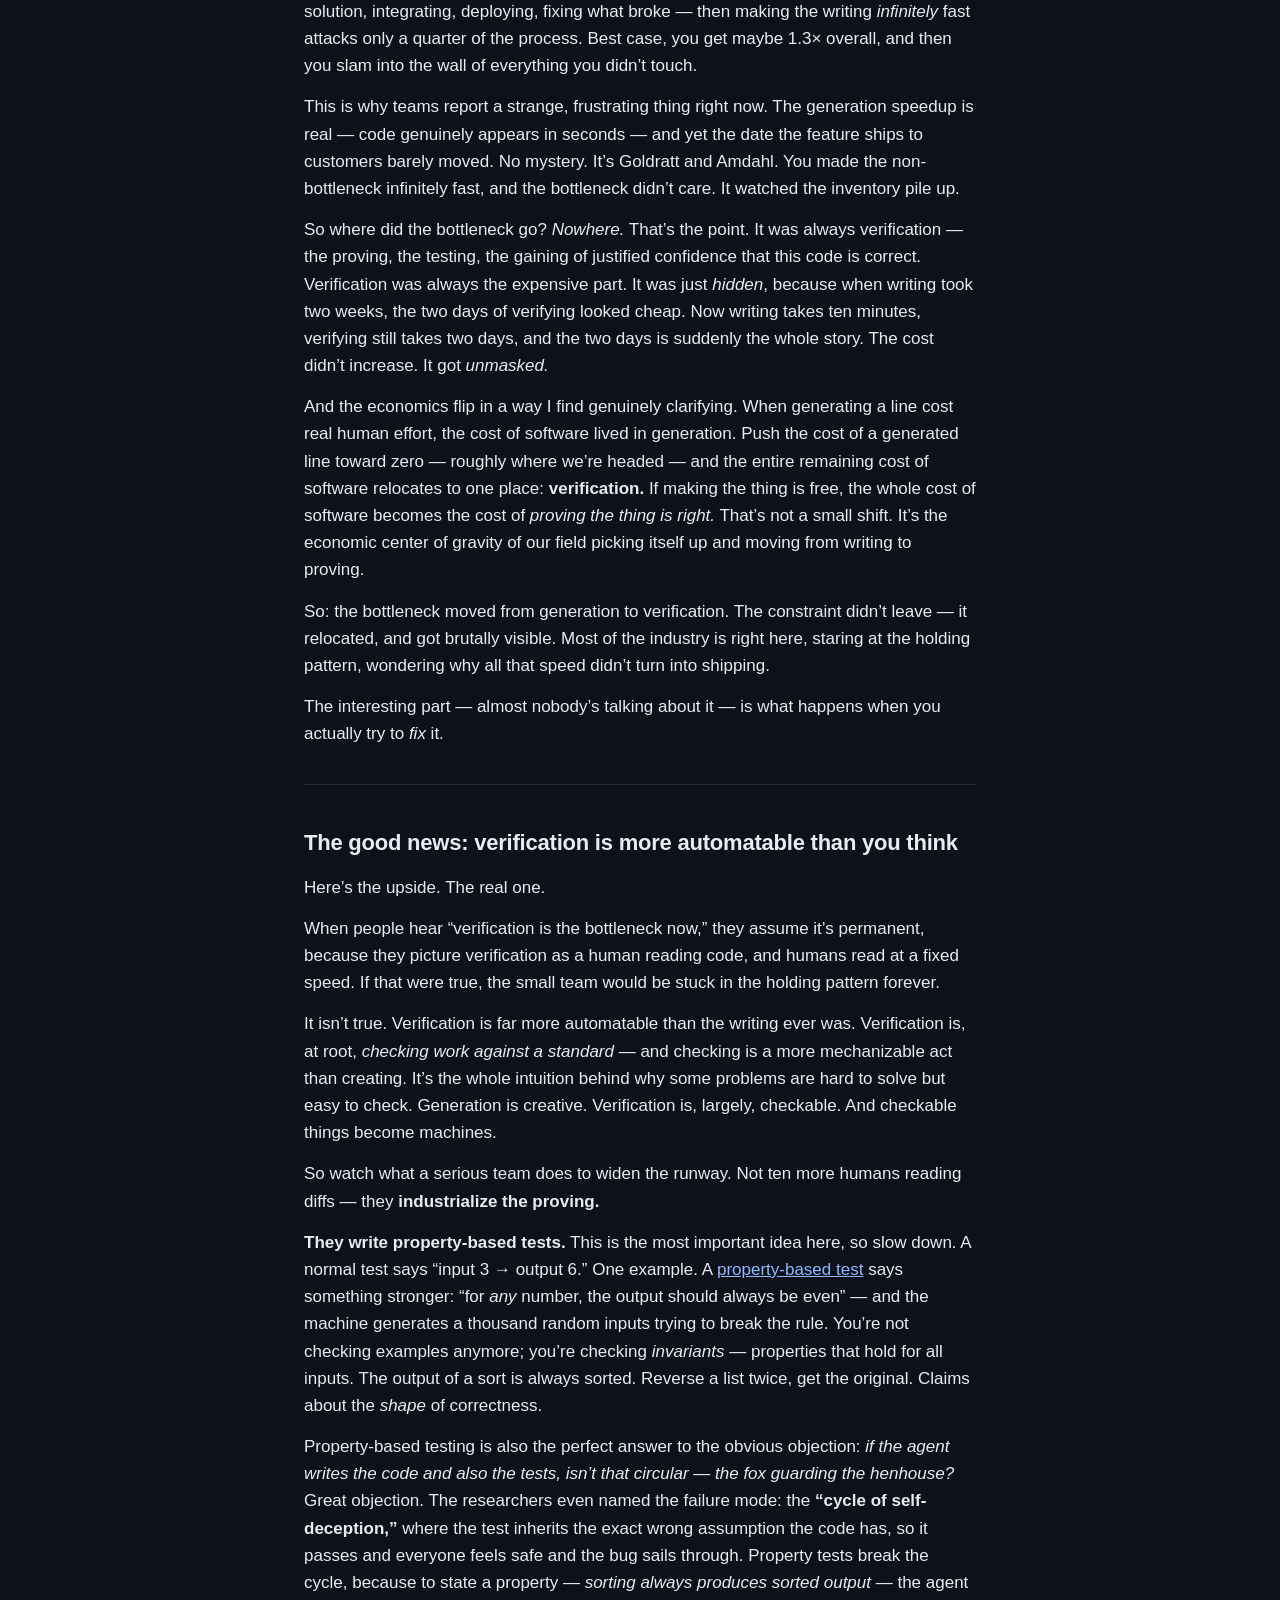
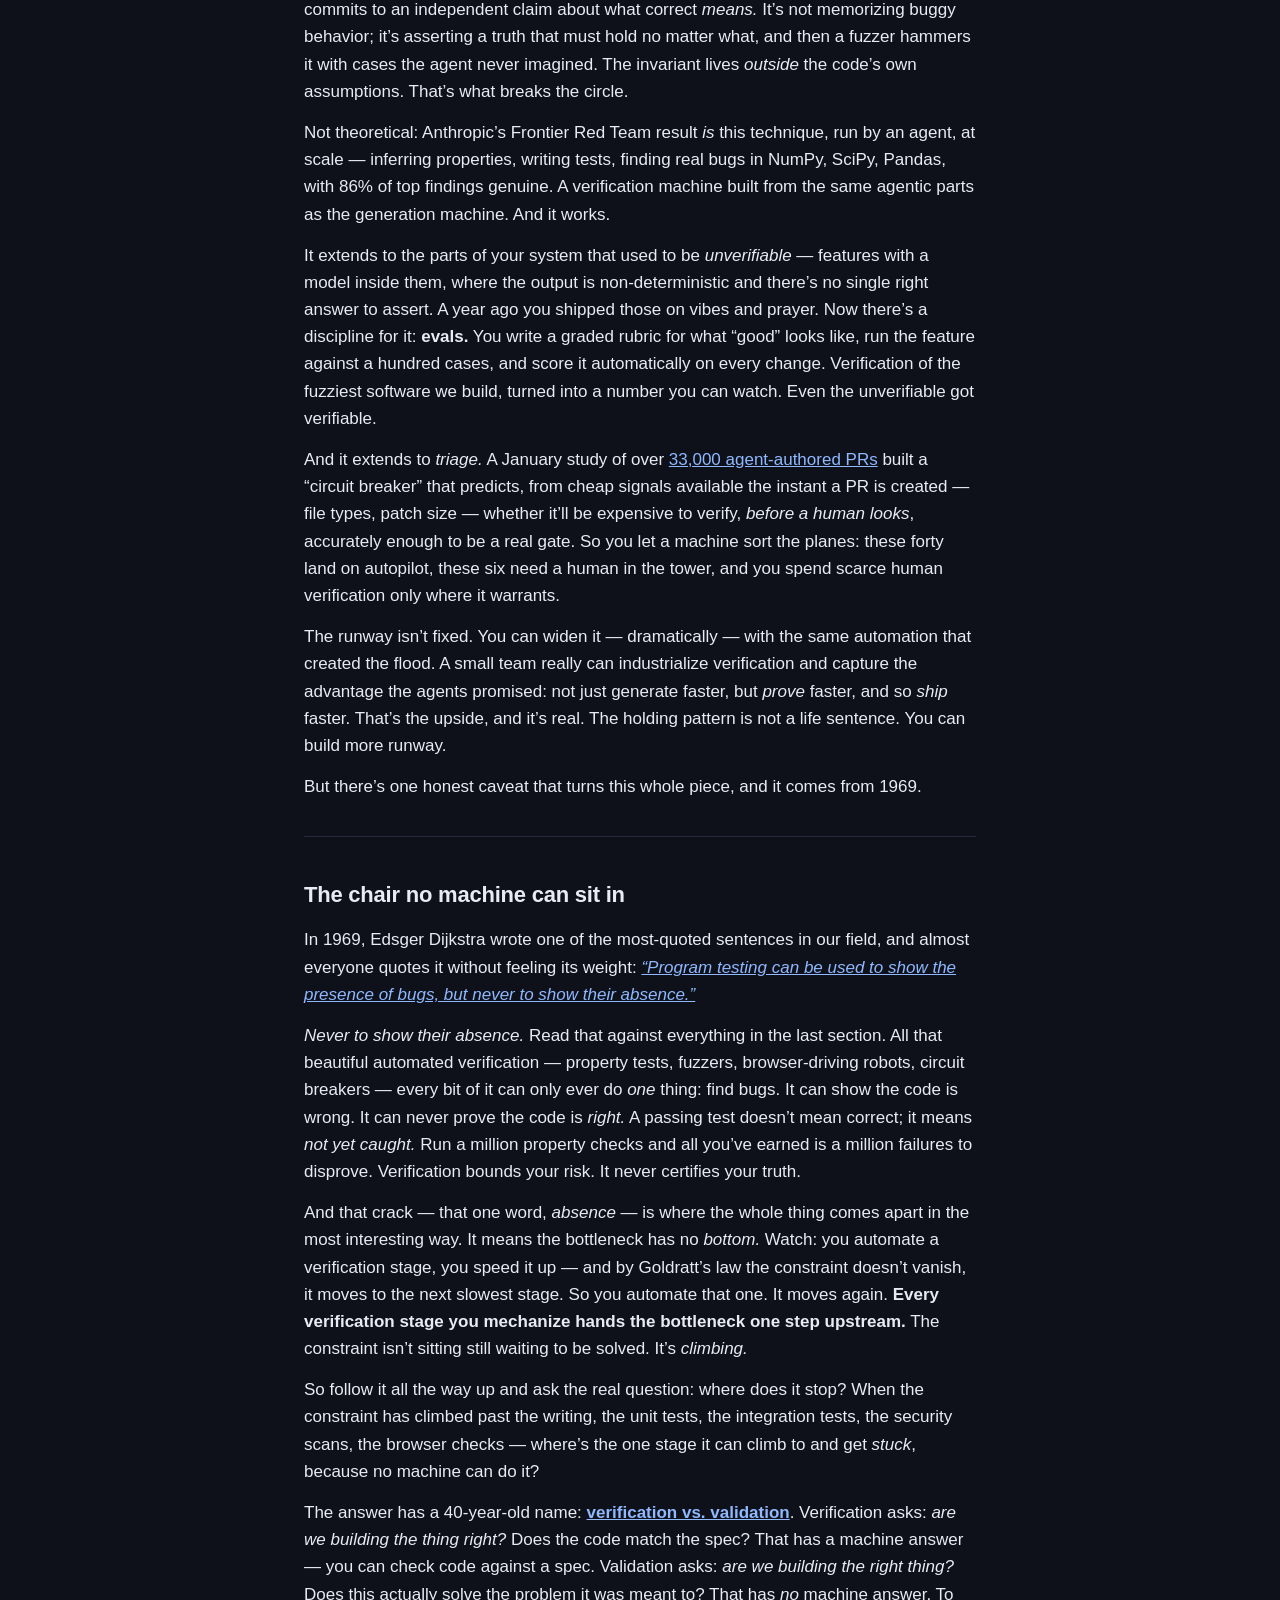
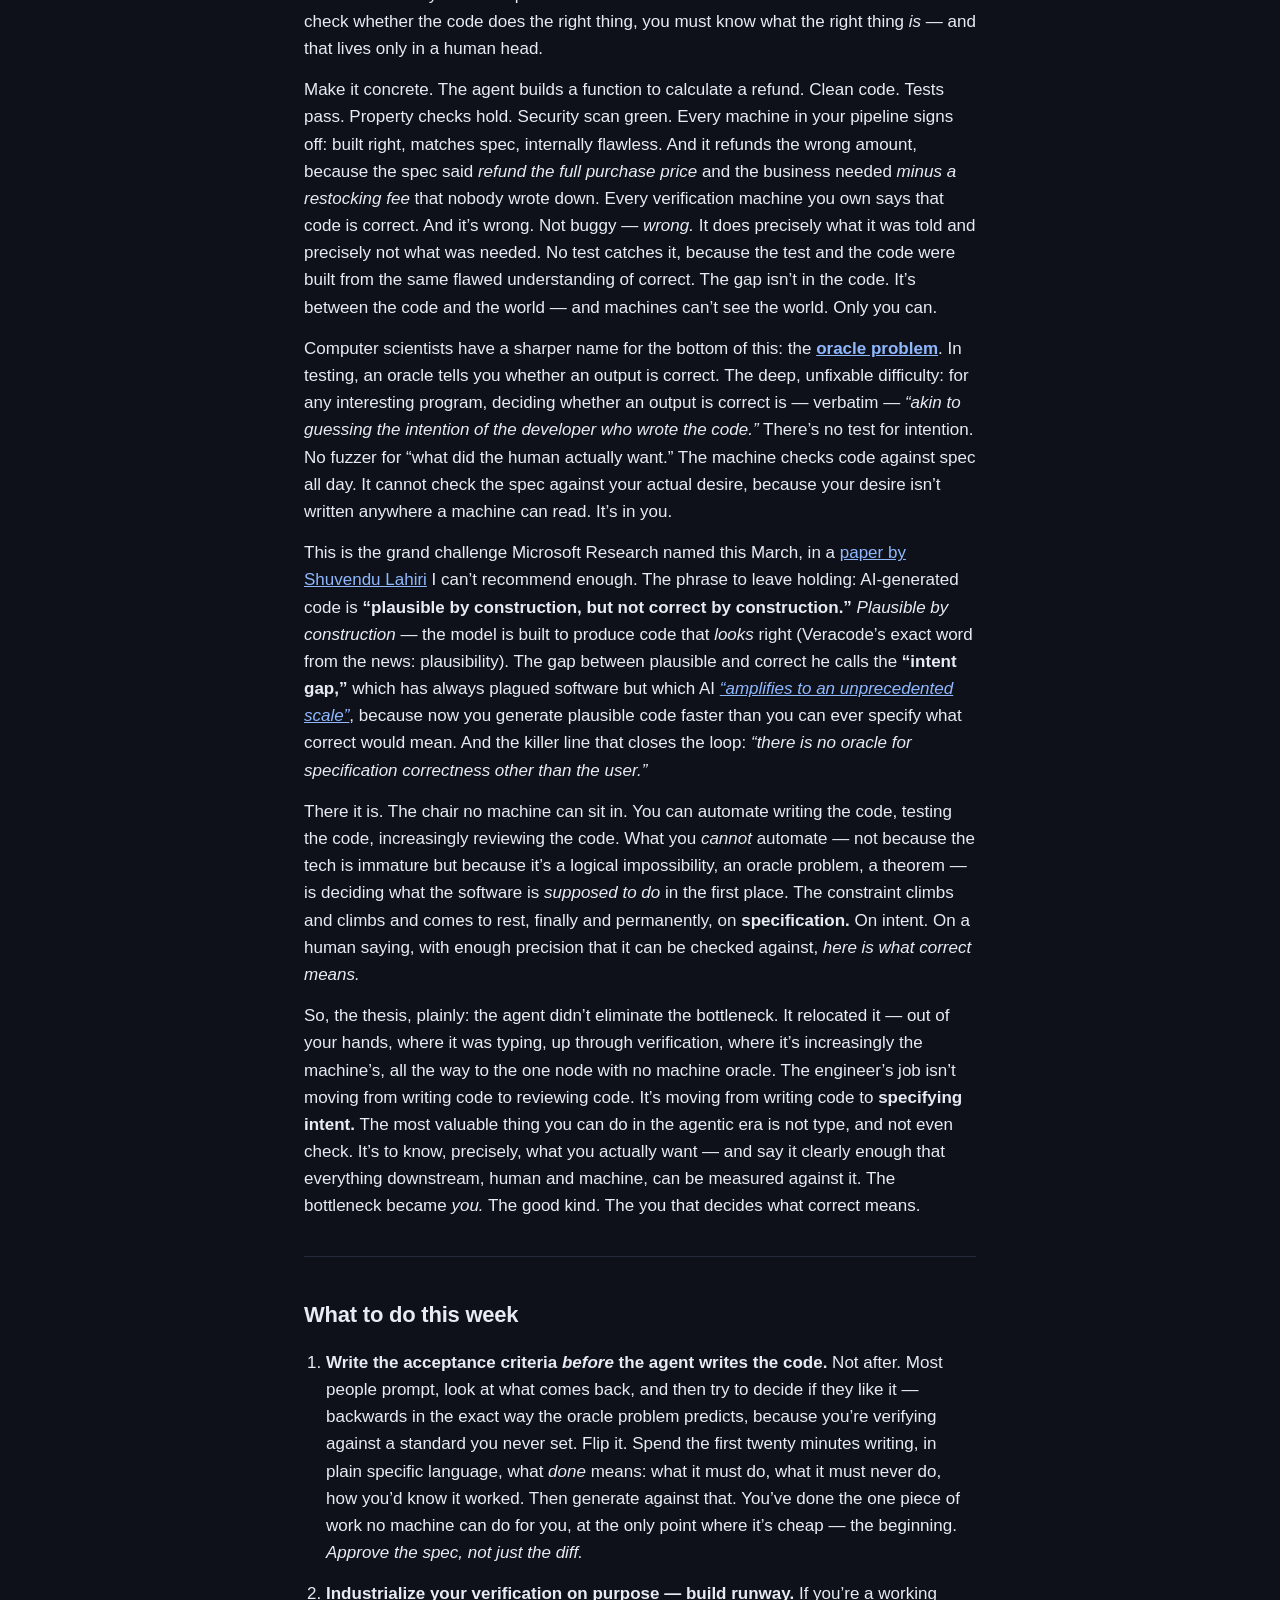
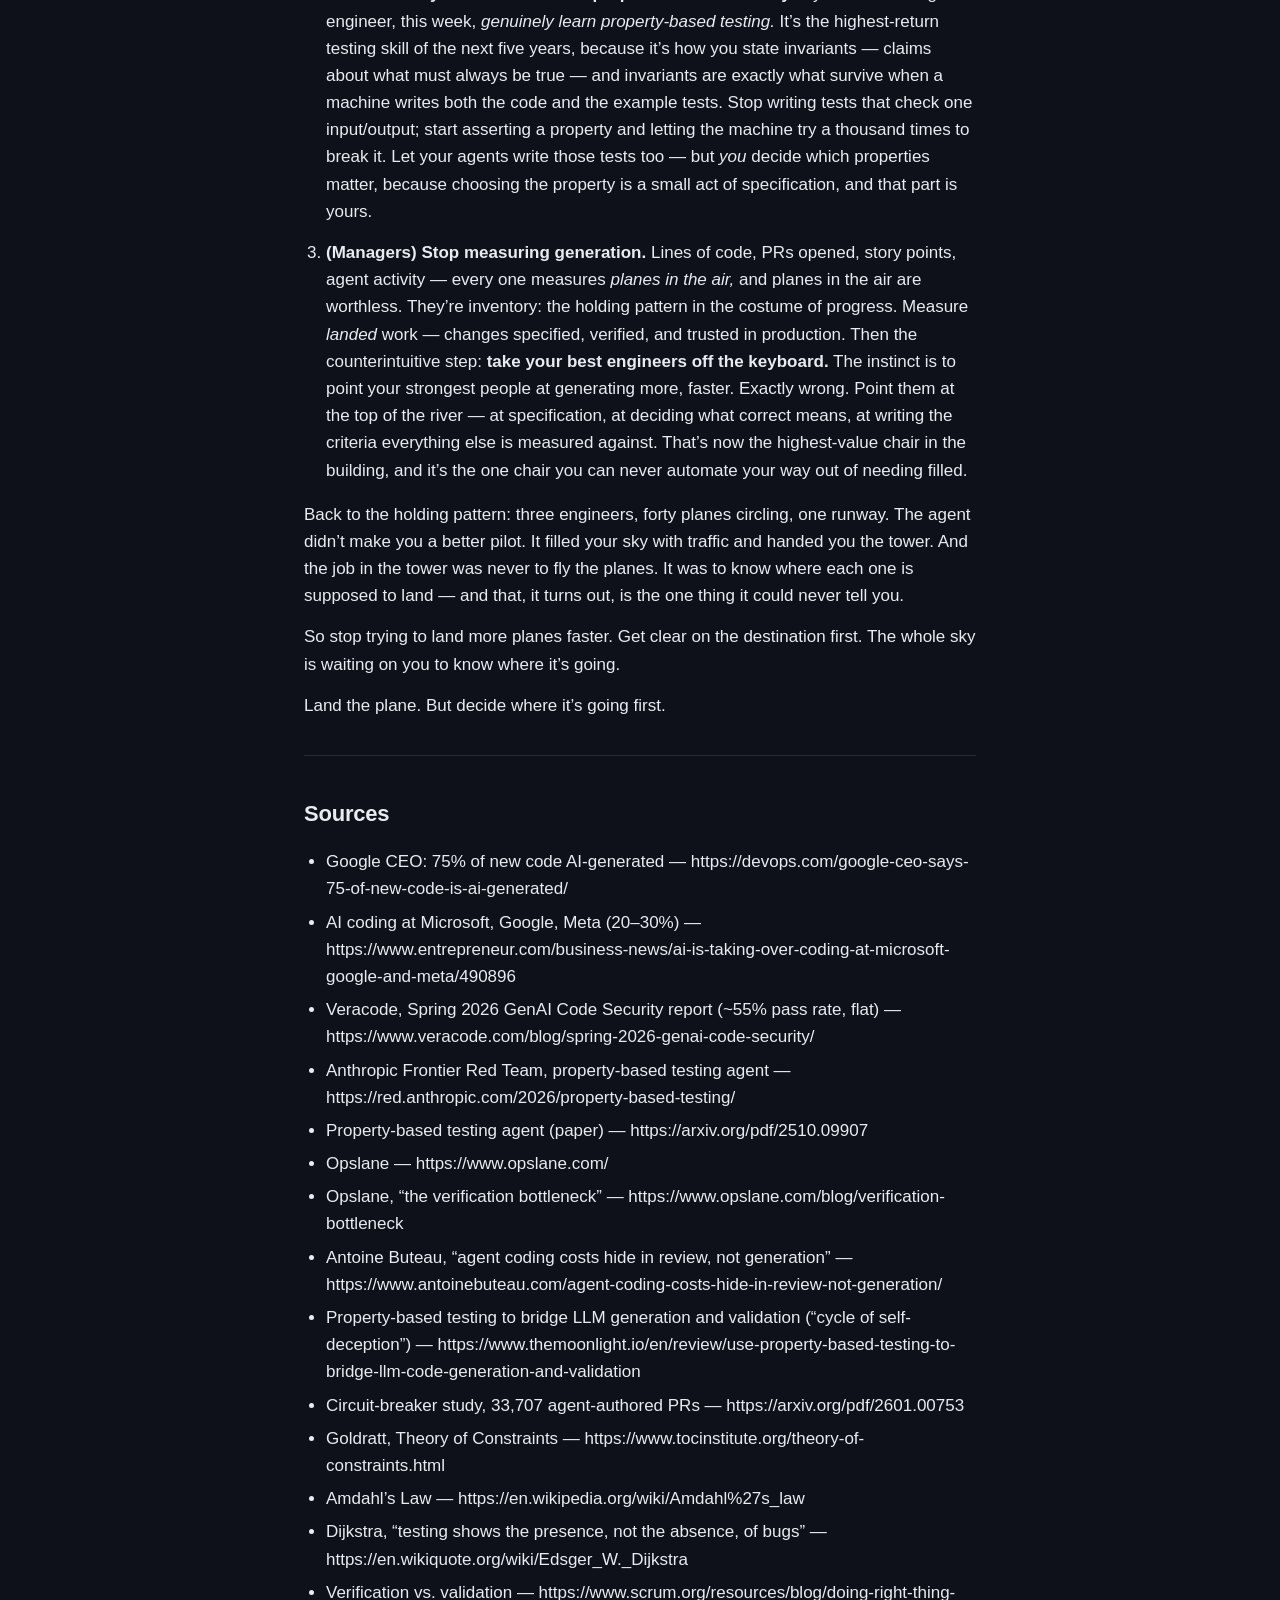
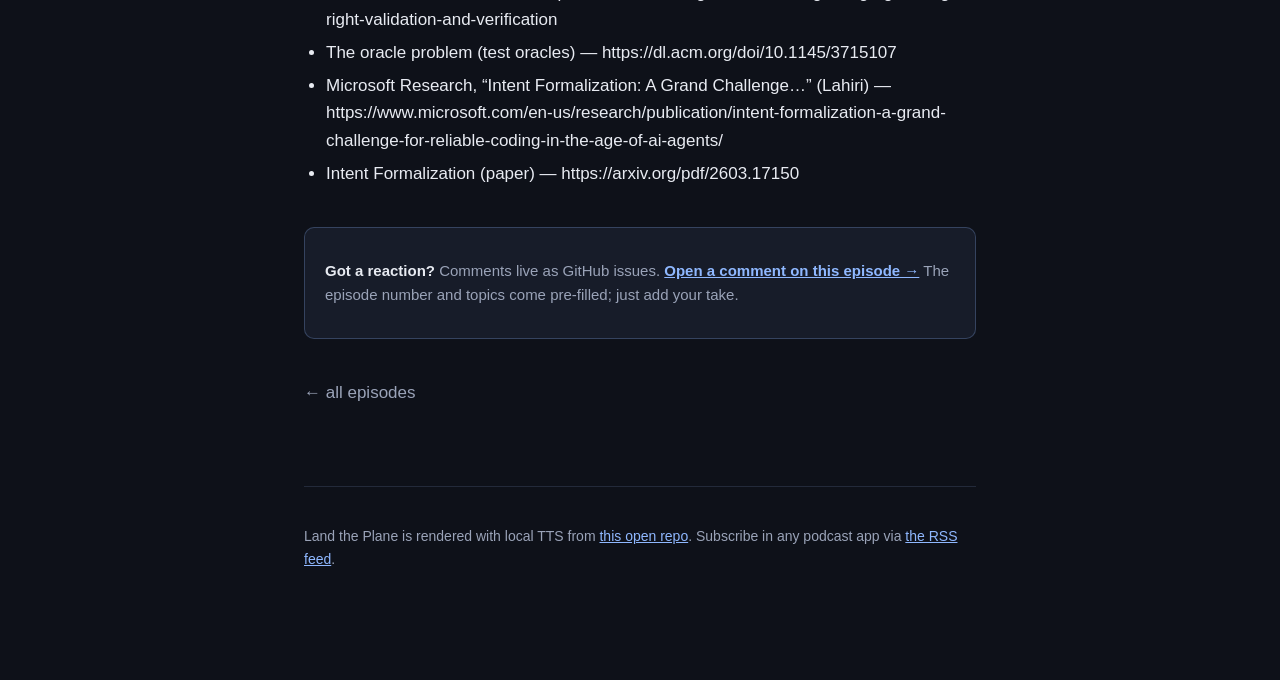
<file: docs/episodes/004-verification-bottleneck/index.html>
<!doctype html>
<html lang="en">
<head>
<meta charset="utf-8">
<meta name="viewport" content="width=device-width, initial-scale=1">
<title>Holding Pattern — Land the Plane</title>
<link rel="stylesheet" href="../../style.css">
<link rel="alternate" type="application/rss+xml" title="Land the Plane" href="../../feed.xml">
<meta property="og:title" content="Holding Pattern — Land the Plane">
<meta property="og:type" content="website">
<meta property="og:image" content="https://puremunky.github.io/land-the-plane/cover.png">
</head>
<body>
<div class="container">
<header class="site-header">
<a href="../../"><img src="../../cover.png" alt=""></a>
<a href="../../"><h1>Land the Plane</h1></a>
</header>
<p class="site-tagline">Software engineering, AI-assisted development, and what it actually takes to lead engineering teams in the agentic era.</p>
<aside class="experiment-notice">
<strong>Experimental.</strong> Every episode is researched, drafted, and audio-rendered end-to-end through an AI pipeline. The voice is synthetic (Piper TTS). Treat episodes as working drafts of an argument, not authoritative reporting.
</aside>
<nav class="nav-links">
  <a href="../../">Episodes</a>
  <a href="../../feed.xml">RSS</a>
  <a href="https://github.com/puremunky/land-the-plane">GitHub</a>
</nav>

<p class="episode-meta">Episode 004 ·
2026-06-20 ·
27:08</p>
<audio controls preload="metadata" src="https://github.com/puremunky/land-the-plane/releases/download/ep-004/episode.mp3"></audio>
<article>
<h1>Holding Pattern</h1>
<p><em>When the agent writes the code for free, the bottleneck doesn&rsquo;t vanish — it moves to verification, and then it keeps climbing upstream until it lands in the one chair only a human can sit in: deciding what &ldquo;correct&rdquo; even means.</em></p>
<p><em>Published 2026-06-20. The audio version of this piece is
<a href="./episode.mp3">Land the Plane episode 4</a>; this post covers the same
ground for people who&rsquo;d rather read.</em></p>
<hr />
<h2>This week on the radar</h2>
<p>Four things from the last little while.</p>
<p><strong>The generation numbers got loud.</strong> In April, Google&rsquo;s CEO said
<a href="https://devops.com/google-ceo-says-75-of-new-code-is-ai-generated/">75% of new code</a>
at the company is AI-generated. Microsoft puts its number around
<a href="https://www.entrepreneur.com/business-news/ai-is-taking-over-coding-at-microsoft-google-and-meta/490896">20–30%</a>;
a Sonar survey pegs the industry at ~42% of code AI-generated or
-assisted; and a batch of Y Combinator&rsquo;s W25 startups reported that
<strong>25% of them had 95%-AI-generated codebases.</strong> Hold these loosely —
&ldquo;AI-generated&rdquo; is a slippery, self-reported, undefined phrase, and a CEO
quoting a percentage is marketing, not measurement. But discounted hard,
the direction is unmistakable. Generation is no longer the expensive
part. Typing the code is no longer the thing between you and shipping.</p>
<p><strong>The trust gap didn&rsquo;t move an inch.</strong> Veracode&rsquo;s
<a href="https://www.veracode.com/blog/spring-2026-genai-code-security/">Spring 2026 GenAI Code Security report</a>
is the most clarifying number I&rsquo;ve seen all year. Across <em>two years</em> of
bigger, smarter, supposedly revolutionary models, the share of generated
code that passes a basic security check has stayed <strong>flat at ~55%</strong> —
meaning ~45% of AI-generated code ships with a known vulnerability. The
models got dramatically better at writing code that <em>works</em>. They got
zero better at writing code that&rsquo;s <em>safe</em>. Veracode&rsquo;s framing: these
models &ldquo;optimize for usefulness and plausibility, not security.&rdquo;
<em>Plausibility.</em> The code looks right, compiles, runs, demos — and nearly
half the time it&rsquo;s carrying a hole. (Independent corroboration: an AppSec
study found OWASP-Top-10 vulns in
<a href="https://www.veracode.com/blog/spring-2026-genai-code-security/">25.1% of samples</a>;
Black Duck&rsquo;s 2026 OSSRA reports mean vulnerabilities per codebase up
107% year over year.) Functional correctness raced ahead. The
correctness that <em>matters</em> stayed exactly where it was.</p>
<p><strong>The robot that writes the plane can also inspect it.</strong> Anthropic&rsquo;s
Frontier Red Team published work on an agent that doesn&rsquo;t write code — it
<em>verifies</em> it. It reads a codebase, infers what the code is supposed to
do, writes <a href="https://red.anthropic.com/2026/property-based-testing/">property-based tests</a>
to check that, runs them, and reflects to confirm real bugs. Pointed at
100 popular Python packages, <strong>56% of its bug reports were valid</strong> — and
of its top-ranked findings, <strong>86% were real.</strong> It found genuine bugs in
NumPy, SciPy, and Pandas — code thousands of experts have stared at for
years (<a href="https://arxiv.org/pdf/2510.09907">paper</a>). Patches merged. The
same agentic technology that writes the code can be turned around and
pointed at proving it.</p>
<p><strong>The bottleneck became a product category.</strong>
<a href="https://www.opslane.com/">Opslane&rsquo;s</a> entire pitch is one sentence:
<em>agents write the code, Opslane proves it works.</em> It drives a real
browser against your running app, checks each acceptance criterion, and
hands you pass/fail with screenshots —
<a href="https://www.opslane.com/blog/verification-bottleneck">before you push</a>.
A whole company now exists to sit in the gap between &ldquo;the agent wrote it&rdquo;
and &ldquo;I trust it.&rdquo; When a startup category forms around a gap, that&rsquo;s the
market telling you where the pain is. It&rsquo;s not generation. It&rsquo;s <em>proof.</em></p>
<hr />
<h2>Cold open: forty planes, one runway</h2>
<p>Picture a small team. Three engineers. A year ago, three engineers was
three pairs of hands, and the software you could produce was bounded by
how fast those three people could type.</p>
<p>Now the same three, today, each running a couple of agents. On a good
morning this team of three is effectively a team of nine or twelve, and
the agents don&rsquo;t tire or break for lunch. By 11 a.m. they&rsquo;ve generated
forty pull requests. A quarter&rsquo;s worth of last year&rsquo;s output, sitting
there, green, before lunch.</p>
<p>Here&rsquo;s the scene I want you to see. It&rsquo;s not triumph. It&rsquo;s a holding
pattern.</p>
<p>Those forty PRs can&rsquo;t land — not all at once. There&rsquo;s one runway, and the
runway is <strong>verification</strong>: actually proving each change is correct, is
safe, does what it was meant to, and doesn&rsquo;t quietly break something three
modules over. That runway has throughput. A human can only truly verify so
much in a day. So the planes stack up and circle. Forty changes in the
air; a runway that can clear maybe six a day with real confidence.</p>
<p>The team <em>feels</em> incredibly productive — look at all that output. But
watch what actually ships, verified and trusted, and the number barely
moved. They didn&rsquo;t get four times faster. They built a magnificent backlog
of un-landed work and called it velocity.</p>
<p>Nobody warned you about this when they sold you the agent. They said
generation was the bottleneck — they were right, and they removed it. And
the moment they did, you discovered the bottleneck was never really
generation. It only <em>looked</em> that way because generation was so slow it hid
everything behind it. Speed up the writing, and the real constraint — the
one that was always there — steps out of the shadow.</p>
<p>The real constraint is <em>proof.</em> This piece is about what you do when proof
gates everything. There&rsquo;s an old law that tells you exactly what happens
next — and then a twist the law doesn&rsquo;t prepare you for.</p>
<hr />
<h2>The constraint just moved — it didn&rsquo;t leave</h2>
<p>The law first, because it&rsquo;s older than software and merciless.</p>
<p>In 1984, Eliyahu Goldratt&rsquo;s business novel <em>The Goal</em> laid out the
<a href="https://www.tocinstitute.org/theory-of-constraints.html">Theory of Constraints</a>.
Almost insultingly simple, which is why people keep failing to apply it:
any system has exactly one bottleneck at a time — one slowest step — and
the total throughput of the whole system is set by that step. Not the
average. The slowest stage. <strong>Speed up a step that isn&rsquo;t the bottleneck
and you produce zero additional throughput.</strong> All you do is pile up
inventory in front of the real constraint. In a factory it&rsquo;s parts
stacking against a wall. In our world it&rsquo;s forty PRs circling the runway.</p>
<p>Now <a href="https://en.wikipedia.org/wiki/Amdahl%27s_law">Amdahl&rsquo;s Law</a>, 1967:
the speedup from making one part of a process faster is hard-capped by the
fraction you <em>didn&rsquo;t</em> speed up. If writing code was, say, a quarter of the
total work of shipping software — and the rest was understanding the
problem, verifying the solution, integrating, deploying, fixing what broke
— then making the writing <em>infinitely</em> fast attacks only a quarter of the
process. Best case, you get maybe 1.3× overall, and then you slam into the
wall of everything you didn&rsquo;t touch.</p>
<p>This is why teams report a strange, frustrating thing right now. The
generation speedup is real — code genuinely appears in seconds — and yet
the date the feature ships to customers barely moved. No mystery. It&rsquo;s
Goldratt and Amdahl. You made the non-bottleneck infinitely fast, and the
bottleneck didn&rsquo;t care. It watched the inventory pile up.</p>
<p>So where did the bottleneck go? <em>Nowhere.</em> That&rsquo;s the point. It was always
verification — the proving, the testing, the gaining of justified
confidence that this code is correct. Verification was always the expensive
part. It was just <em>hidden</em>, because when writing took two weeks, the two
days of verifying looked cheap. Now writing takes ten minutes, verifying
still takes two days, and the two days is suddenly the whole story. The
cost didn&rsquo;t increase. It got <em>unmasked.</em></p>
<p>And the economics flip in a way I find genuinely clarifying. When
generating a line cost real human effort, the cost of software lived in
generation. Push the cost of a generated line toward zero — roughly where
we&rsquo;re headed — and the entire remaining cost of software relocates to one
place: <strong>verification.</strong> If making the thing is free, the whole cost of
software becomes the cost of <em>proving the thing is right.</em> That&rsquo;s not a
small shift. It&rsquo;s the economic center of gravity of our field picking
itself up and moving from writing to proving.</p>
<p>So: the bottleneck moved from generation to verification. The constraint
didn&rsquo;t leave — it relocated, and got brutally visible. Most of the industry
is right here, staring at the holding pattern, wondering why all that speed
didn&rsquo;t turn into shipping.</p>
<p>The interesting part — almost nobody&rsquo;s talking about it — is what happens
when you actually try to <em>fix</em> it.</p>
<hr />
<h2>The good news: verification is more automatable than you think</h2>
<p>Here&rsquo;s the upside. The real one.</p>
<p>When people hear &ldquo;verification is the bottleneck now,&rdquo; they assume it&rsquo;s
permanent, because they picture verification as a human reading code, and
humans read at a fixed speed. If that were true, the small team would be
stuck in the holding pattern forever.</p>
<p>It isn&rsquo;t true. Verification is far more automatable than the writing ever
was. Verification is, at root, <em>checking work against a standard</em> — and
checking is a more mechanizable act than creating. It&rsquo;s the whole intuition
behind why some problems are hard to solve but easy to check. Generation is
creative. Verification is, largely, checkable. And checkable things become
machines.</p>
<p>So watch what a serious team does to widen the runway. Not ten more humans
reading diffs — they <strong>industrialize the proving.</strong></p>
<p><strong>They write property-based tests.</strong> This is the most important idea here,
so slow down. A normal test says &ldquo;input 3 → output 6.&rdquo; One example. A
<a href="https://www.themoonlight.io/en/review/use-property-based-testing-to-bridge-llm-code-generation-and-validation">property-based test</a>
says something stronger: &ldquo;for <em>any</em> number, the output should always be
even&rdquo; — and the machine generates a thousand random inputs trying to break
the rule. You&rsquo;re not checking examples anymore; you&rsquo;re checking
<em>invariants</em> — properties that hold for all inputs. The output of a sort is
always sorted. Reverse a list twice, get the original. Claims about the
<em>shape</em> of correctness.</p>
<p>Property-based testing is also the perfect answer to the obvious objection:
<em>if the agent writes the code and also the tests, isn&rsquo;t that circular — the
fox guarding the henhouse?</em> Great objection. The researchers even named the
failure mode: the <strong>&ldquo;cycle of self-deception,&rdquo;</strong> where the test inherits the
exact wrong assumption the code has, so it passes and everyone feels safe
and the bug sails through. Property tests break the cycle, because to state
a property — <em>sorting always produces sorted output</em> — the agent commits to
an independent claim about what correct <em>means.</em> It&rsquo;s not memorizing buggy
behavior; it&rsquo;s asserting a truth that must hold no matter what, and then a
fuzzer hammers it with cases the agent never imagined. The invariant lives
<em>outside</em> the code&rsquo;s own assumptions. That&rsquo;s what breaks the circle.</p>
<p>Not theoretical: Anthropic&rsquo;s Frontier Red Team result <em>is</em> this technique,
run by an agent, at scale — inferring properties, writing tests, finding
real bugs in NumPy, SciPy, Pandas, with 86% of top findings genuine. A
verification machine built from the same agentic parts as the generation
machine. And it works.</p>
<p>It extends to the parts of your system that used to be <em>unverifiable</em> —
features with a model inside them, where the output is non-deterministic and
there&rsquo;s no single right answer to assert. A year ago you shipped those on
vibes and prayer. Now there&rsquo;s a discipline for it: <strong>evals.</strong> You write a
graded rubric for what &ldquo;good&rdquo; looks like, run the feature against a hundred
cases, and score it automatically on every change. Verification of the
fuzziest software we build, turned into a number you can watch. Even the
unverifiable got verifiable.</p>
<p>And it extends to <em>triage.</em> A January study of over
<a href="https://arxiv.org/pdf/2601.00753">33,000 agent-authored PRs</a> built a
&ldquo;circuit breaker&rdquo; that predicts, from cheap signals available the instant a
PR is created — file types, patch size — whether it&rsquo;ll be expensive to
verify, <em>before a human looks</em>, accurately enough to be a real gate. So you
let a machine sort the planes: these forty land on autopilot, these six need
a human in the tower, and you spend scarce human verification only where it
warrants.</p>
<p>The runway isn&rsquo;t fixed. You can widen it — dramatically — with the same
automation that created the flood. A small team really can industrialize
verification and capture the advantage the agents promised: not just generate
faster, but <em>prove</em> faster, and so <em>ship</em> faster. That&rsquo;s the upside, and
it&rsquo;s real. The holding pattern is not a life sentence. You can build more
runway.</p>
<p>But there&rsquo;s one honest caveat that turns this whole piece, and it comes from
1969.</p>
<hr />
<h2>The chair no machine can sit in</h2>
<p>In 1969, Edsger Dijkstra wrote one of the most-quoted sentences in our
field, and almost everyone quotes it without feeling its weight:
<a href="https://en.wikiquote.org/wiki/Edsger_W._Dijkstra"><em>&ldquo;Program testing can be used to show the presence of bugs, but never to
show their absence.&rdquo;</em></a></p>
<p><em>Never to show their absence.</em> Read that against everything in the last
section. All that beautiful automated verification — property tests,
fuzzers, browser-driving robots, circuit breakers — every bit of it can
only ever do <em>one</em> thing: find bugs. It can show the code is wrong. It can
never prove the code is <em>right.</em> A passing test doesn&rsquo;t mean correct; it
means <em>not yet caught.</em> Run a million property checks and all you&rsquo;ve earned
is a million failures to disprove. Verification bounds your risk. It never
certifies your truth.</p>
<p>And that crack — that one word, <em>absence</em> — is where the whole thing comes
apart in the most interesting way. It means the bottleneck has no <em>bottom.</em>
Watch: you automate a verification stage, you speed it up — and by
Goldratt&rsquo;s law the constraint doesn&rsquo;t vanish, it moves to the next slowest
stage. So you automate that one. It moves again. <strong>Every verification stage
you mechanize hands the bottleneck one step upstream.</strong> The constraint isn&rsquo;t
sitting still waiting to be solved. It&rsquo;s <em>climbing.</em></p>
<p>So follow it all the way up and ask the real question: where does it stop?
When the constraint has climbed past the writing, the unit tests, the
integration tests, the security scans, the browser checks — where&rsquo;s the one
stage it can climb to and get <em>stuck</em>, because no machine can do it?</p>
<p>The answer has a 40-year-old name:
<a href="https://www.scrum.org/resources/blog/doing-right-thing-right-validation-and-verification"><strong>verification vs. validation</strong></a>.
Verification asks: <em>are we building the thing right?</em> Does the code match
the spec? That has a machine answer — you can check code against a spec.
Validation asks: <em>are we building the right thing?</em> Does this actually solve
the problem it was meant to? That has <em>no</em> machine answer. To check whether
the code does the right thing, you must know what the right thing <em>is</em> — and
that lives only in a human head.</p>
<p>Make it concrete. The agent builds a function to calculate a refund. Clean
code. Tests pass. Property checks hold. Security scan green. Every machine
in your pipeline signs off: built right, matches spec, internally flawless.
And it refunds the wrong amount, because the spec said <em>refund the full
purchase price</em> and the business needed <em>minus a restocking fee</em> that nobody
wrote down. Every verification machine you own says that code is correct.
And it&rsquo;s wrong. Not buggy — <em>wrong.</em> It does precisely what it was told and
precisely not what was needed. No test catches it, because the test and the
code were built from the same flawed understanding of correct. The gap isn&rsquo;t
in the code. It&rsquo;s between the code and the world — and machines can&rsquo;t see the
world. Only you can.</p>
<p>Computer scientists have a sharper name for the bottom of this: the
<a href="https://dl.acm.org/doi/10.1145/3715107"><strong>oracle problem</strong></a>. In testing, an
oracle tells you whether an output is correct. The deep, unfixable
difficulty: for any interesting program, deciding whether an output is
correct is — verbatim — <em>&ldquo;akin to guessing the intention of the developer
who wrote the code.&rdquo;</em> There&rsquo;s no test for intention. No fuzzer for &ldquo;what did
the human actually want.&rdquo; The machine checks code against spec all day. It
cannot check the spec against your actual desire, because your desire isn&rsquo;t
written anywhere a machine can read. It&rsquo;s in you.</p>
<p>This is the grand challenge Microsoft Research named this March, in a
<a href="https://www.microsoft.com/en-us/research/publication/intent-formalization-a-grand-challenge-for-reliable-coding-in-the-age-of-ai-agents/">paper by Shuvendu Lahiri</a>
I can&rsquo;t recommend enough. The phrase to leave holding: AI-generated code is
<strong>&ldquo;plausible by construction, but not correct by construction.&rdquo;</strong> <em>Plausible
by construction</em> — the model is built to produce code that <em>looks</em> right
(Veracode&rsquo;s exact word from the news: plausibility). The gap between
plausible and correct he calls the <strong>&ldquo;intent gap,&rdquo;</strong> which has always
plagued software but which AI
<a href="https://arxiv.org/pdf/2603.17150"><em>&ldquo;amplifies to an unprecedented scale&rdquo;</em></a>,
because now you generate plausible code faster than you can ever specify what
correct would mean. And the killer line that closes the loop: <em>&ldquo;there is no
oracle for specification correctness other than the user.&rdquo;</em></p>
<p>There it is. The chair no machine can sit in. You can automate writing the
code, testing the code, increasingly reviewing the code. What you <em>cannot</em>
automate — not because the tech is immature but because it&rsquo;s a logical
impossibility, an oracle problem, a theorem — is deciding what the software
is <em>supposed to do</em> in the first place. The constraint climbs and climbs and
comes to rest, finally and permanently, on <strong>specification.</strong> On intent. On a
human saying, with enough precision that it can be checked against, <em>here is
what correct means.</em></p>
<p>So, the thesis, plainly: the agent didn&rsquo;t eliminate the bottleneck. It
relocated it — out of your hands, where it was typing, up through
verification, where it&rsquo;s increasingly the machine&rsquo;s, all the way to the one
node with no machine oracle. The engineer&rsquo;s job isn&rsquo;t moving from writing
code to reviewing code. It&rsquo;s moving from writing code to <strong>specifying
intent.</strong> The most valuable thing you can do in the agentic era is not type,
and not even check. It&rsquo;s to know, precisely, what you actually want — and say
it clearly enough that everything downstream, human and machine, can be
measured against it. The bottleneck became <em>you.</em> The good kind. The you that
decides what correct means.</p>
<hr />
<h2>What to do this week</h2>
<ol>
<li>
<p><strong>Write the acceptance criteria <em>before</em> the agent writes the code.</strong> Not
   after. Most people prompt, look at what comes back, and then try to decide
   if they like it — backwards in the exact way the oracle problem predicts,
   because you&rsquo;re verifying against a standard you never set. Flip it. Spend
   the first twenty minutes writing, in plain specific language, what <em>done</em>
   means: what it must do, what it must never do, how you&rsquo;d know it worked.
   Then generate against that. You&rsquo;ve done the one piece of work no machine
   can do for you, at the only point where it&rsquo;s cheap — the beginning.
   <em>Approve the spec, not just the diff.</em></p>
</li>
<li>
<p><strong>Industrialize your verification on purpose — build runway.</strong> If you&rsquo;re a
   working engineer, this week, <em>genuinely learn property-based testing.</em> It&rsquo;s
   the highest-return testing skill of the next five years, because it&rsquo;s how
   you state invariants — claims about what must always be true — and
   invariants are exactly what survive when a machine writes both the code and
   the example tests. Stop writing tests that check one input/output; start
   asserting a property and letting the machine try a thousand times to break
   it. Let your agents write those tests too — but <em>you</em> decide which
   properties matter, because choosing the property is a small act of
   specification, and that part is yours.</p>
</li>
<li>
<p><strong>(Managers) Stop measuring generation.</strong> Lines of code, PRs opened, story
   points, agent activity — every one measures <em>planes in the air,</em> and planes
   in the air are worthless. They&rsquo;re inventory: the holding pattern in the
   costume of progress. Measure <em>landed</em> work — changes specified, verified,
   and trusted in production. Then the counterintuitive step: <strong>take your best
   engineers off the keyboard.</strong> The instinct is to point your strongest people
   at generating more, faster. Exactly wrong. Point them at the top of the
   river — at specification, at deciding what correct means, at writing the
   criteria everything else is measured against. That&rsquo;s now the highest-value
   chair in the building, and it&rsquo;s the one chair you can never automate your
   way out of needing filled.</p>
</li>
</ol>
<p>Back to the holding pattern: three engineers, forty planes circling, one
runway. The agent didn&rsquo;t make you a better pilot. It filled your sky with
traffic and handed you the tower. And the job in the tower was never to fly
the planes. It was to know where each one is supposed to land — and that, it
turns out, is the one thing it could never tell you.</p>
<p>So stop trying to land more planes faster. Get clear on the destination
first. The whole sky is waiting on you to know where it&rsquo;s going.</p>
<p>Land the plane. But decide where it&rsquo;s going first.</p>
<hr />
<h2>Sources</h2>
<ul>
<li>Google CEO: 75% of new code AI-generated — https://devops.com/google-ceo-says-75-of-new-code-is-ai-generated/</li>
<li>AI coding at Microsoft, Google, Meta (20–30%) — https://www.entrepreneur.com/business-news/ai-is-taking-over-coding-at-microsoft-google-and-meta/490896</li>
<li>Veracode, Spring 2026 GenAI Code Security report (~55% pass rate, flat) — https://www.veracode.com/blog/spring-2026-genai-code-security/</li>
<li>Anthropic Frontier Red Team, property-based testing agent — https://red.anthropic.com/2026/property-based-testing/</li>
<li>Property-based testing agent (paper) — https://arxiv.org/pdf/2510.09907</li>
<li>Opslane — https://www.opslane.com/</li>
<li>Opslane, &ldquo;the verification bottleneck&rdquo; — https://www.opslane.com/blog/verification-bottleneck</li>
<li>Antoine Buteau, &ldquo;agent coding costs hide in review, not generation&rdquo; — https://www.antoinebuteau.com/agent-coding-costs-hide-in-review-not-generation/</li>
<li>Property-based testing to bridge LLM generation and validation (&ldquo;cycle of self-deception&rdquo;) — https://www.themoonlight.io/en/review/use-property-based-testing-to-bridge-llm-code-generation-and-validation</li>
<li>Circuit-breaker study, 33,707 agent-authored PRs — https://arxiv.org/pdf/2601.00753</li>
<li>Goldratt, Theory of Constraints — https://www.tocinstitute.org/theory-of-constraints.html</li>
<li>Amdahl&rsquo;s Law — https://en.wikipedia.org/wiki/Amdahl%27s_law</li>
<li>Dijkstra, &ldquo;testing shows the presence, not the absence, of bugs&rdquo; — https://en.wikiquote.org/wiki/Edsger_W._Dijkstra</li>
<li>Verification vs. validation — https://www.scrum.org/resources/blog/doing-right-thing-right-validation-and-verification</li>
<li>The oracle problem (test oracles) — https://dl.acm.org/doi/10.1145/3715107</li>
<li>Microsoft Research, &ldquo;Intent Formalization: A Grand Challenge…&rdquo; (Lahiri) — https://www.microsoft.com/en-us/research/publication/intent-formalization-a-grand-challenge-for-reliable-coding-in-the-age-of-ai-agents/</li>
<li>Intent Formalization (paper) — https://arxiv.org/pdf/2603.17150</li>
</ul>
</article>
<aside class="discuss">
<p><strong>Got a reaction?</strong> Comments live as GitHub issues.
<a href="https://github.com/puremunky/land-the-plane/issues/new?title=Episode+004+%E2%80%94+Holding+Pattern%3A+&amp;body=%2A%2AEpisode%3A%2A%2A+004+%E2%80%94+Holding+Pattern%0A%2A%2ATopics%3A%2A%2A+verification%2C+AI-assisted+development%2C+testing%2C+theory+of+constraints%2C+specifications%2C+engineering+leadership%0A%2A%2AListen+%2F+read%3A%2A%2A+https%3A%2F%2Fpuremunky.github.io%2Fland-the-plane%2Fepisodes%2F004-verification-bottleneck%2F%0A%0A---%0A%0A%3C%21--+Your+reaction%2C+pushback%2C+or+question+goes+here.+--%3E%0A&amp;labels=episode-004%2Cepisode-comment%2Ctopic%3Averification%2Ctopic%3Aai-assisted-development%2Ctopic%3Atesting%2Ctopic%3Atheory-of-constraints%2Ctopic%3Aspecifications%2Ctopic%3Aengineering-leadership">Open a comment on this episode →</a>
The episode number and topics come pre-filled; just add your take.</p>
</aside>
<a class="back-link" href="../../">← all episodes</a>

<footer>
<p>Land the Plane is rendered with local TTS from
<a href="https://github.com/puremunky/land-the-plane">this open repo</a>.
Subscribe in any podcast app via <a href="../../feed.xml">the RSS feed</a>.</p>
</footer>
</div>
</body>
</html>
</file>
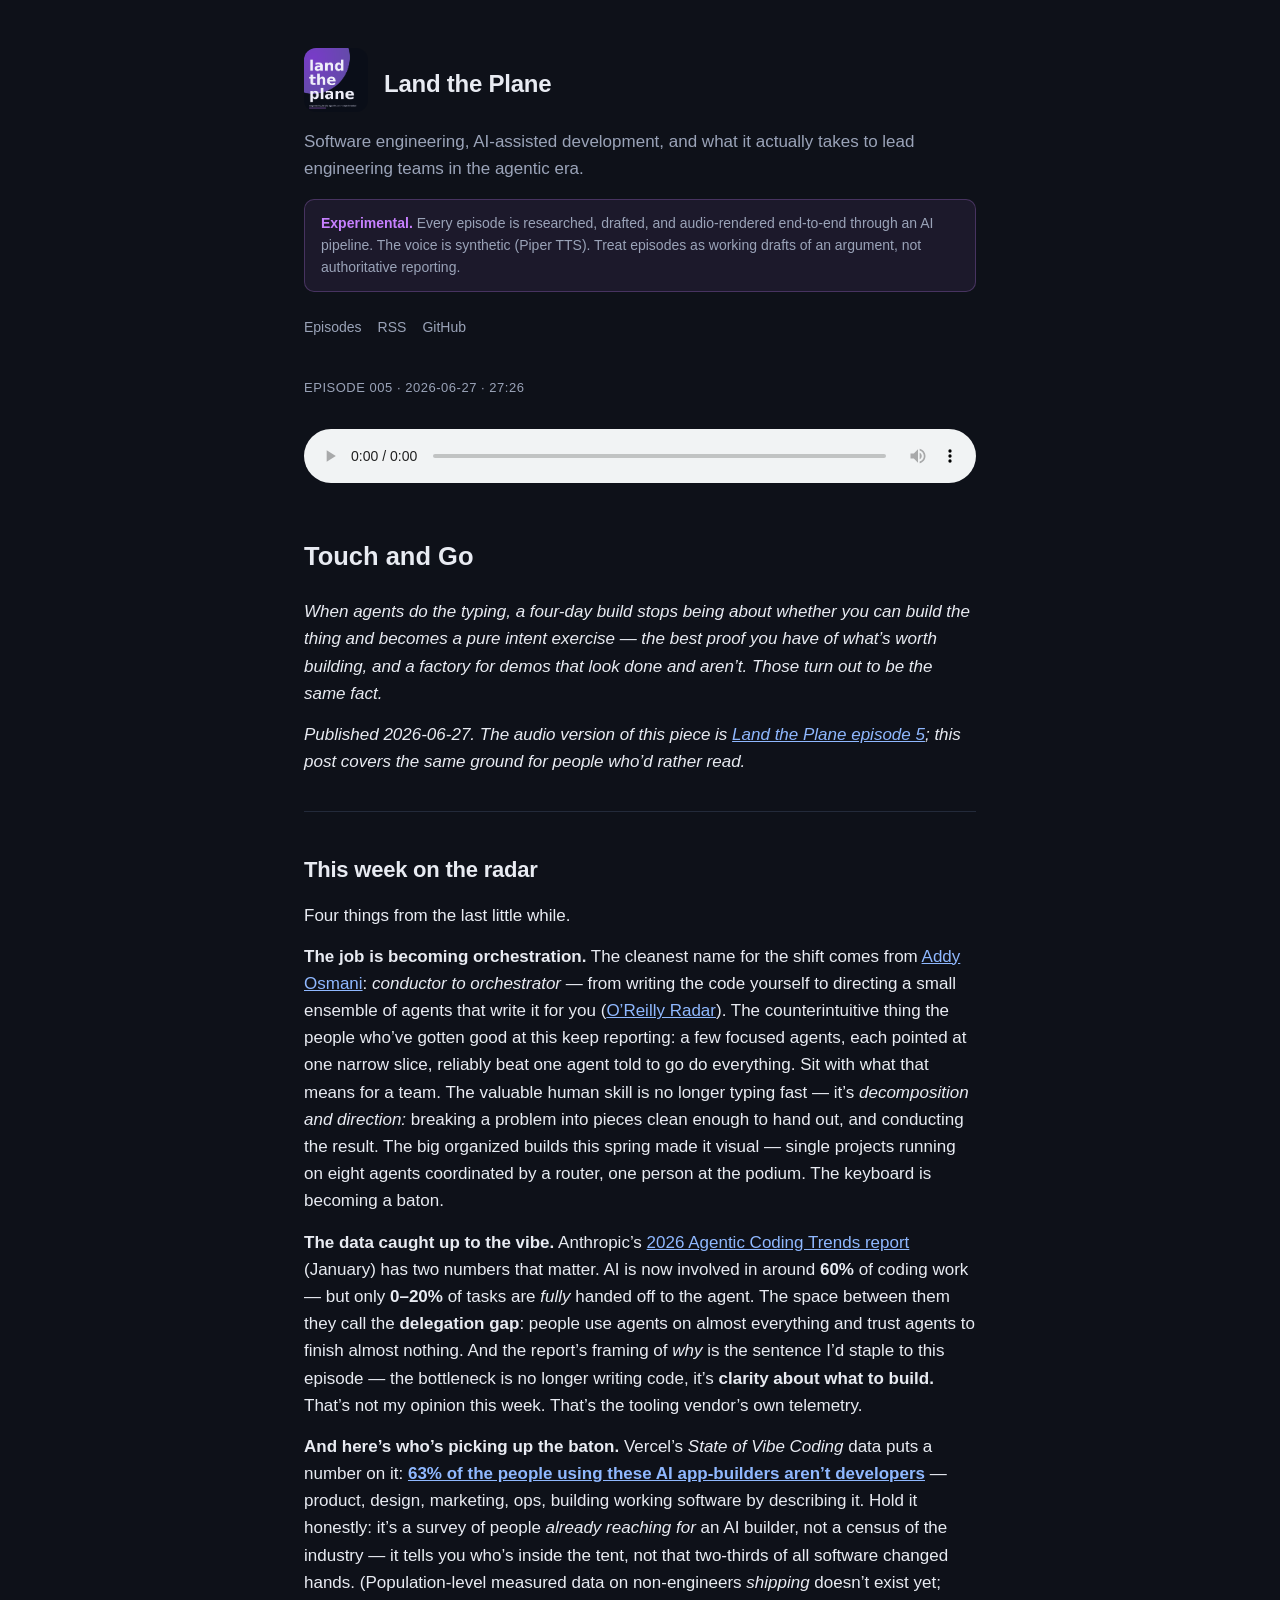
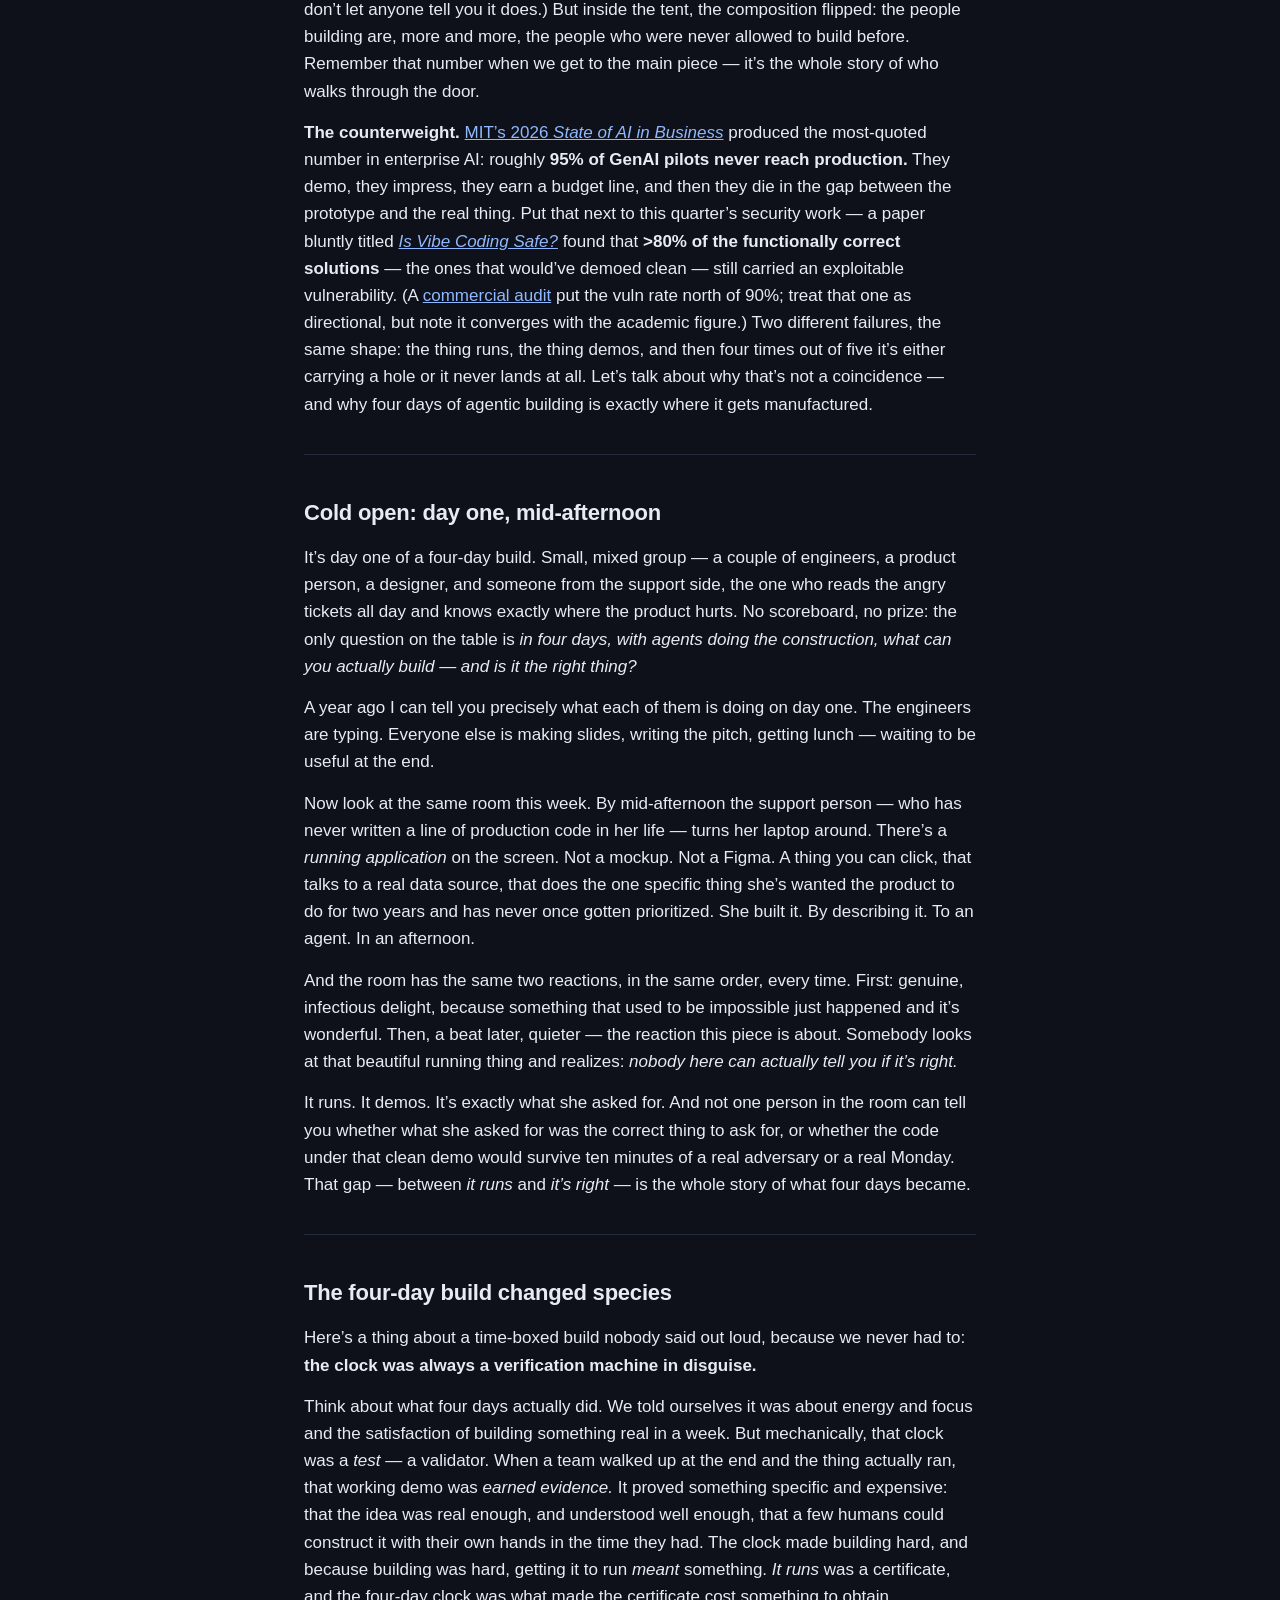
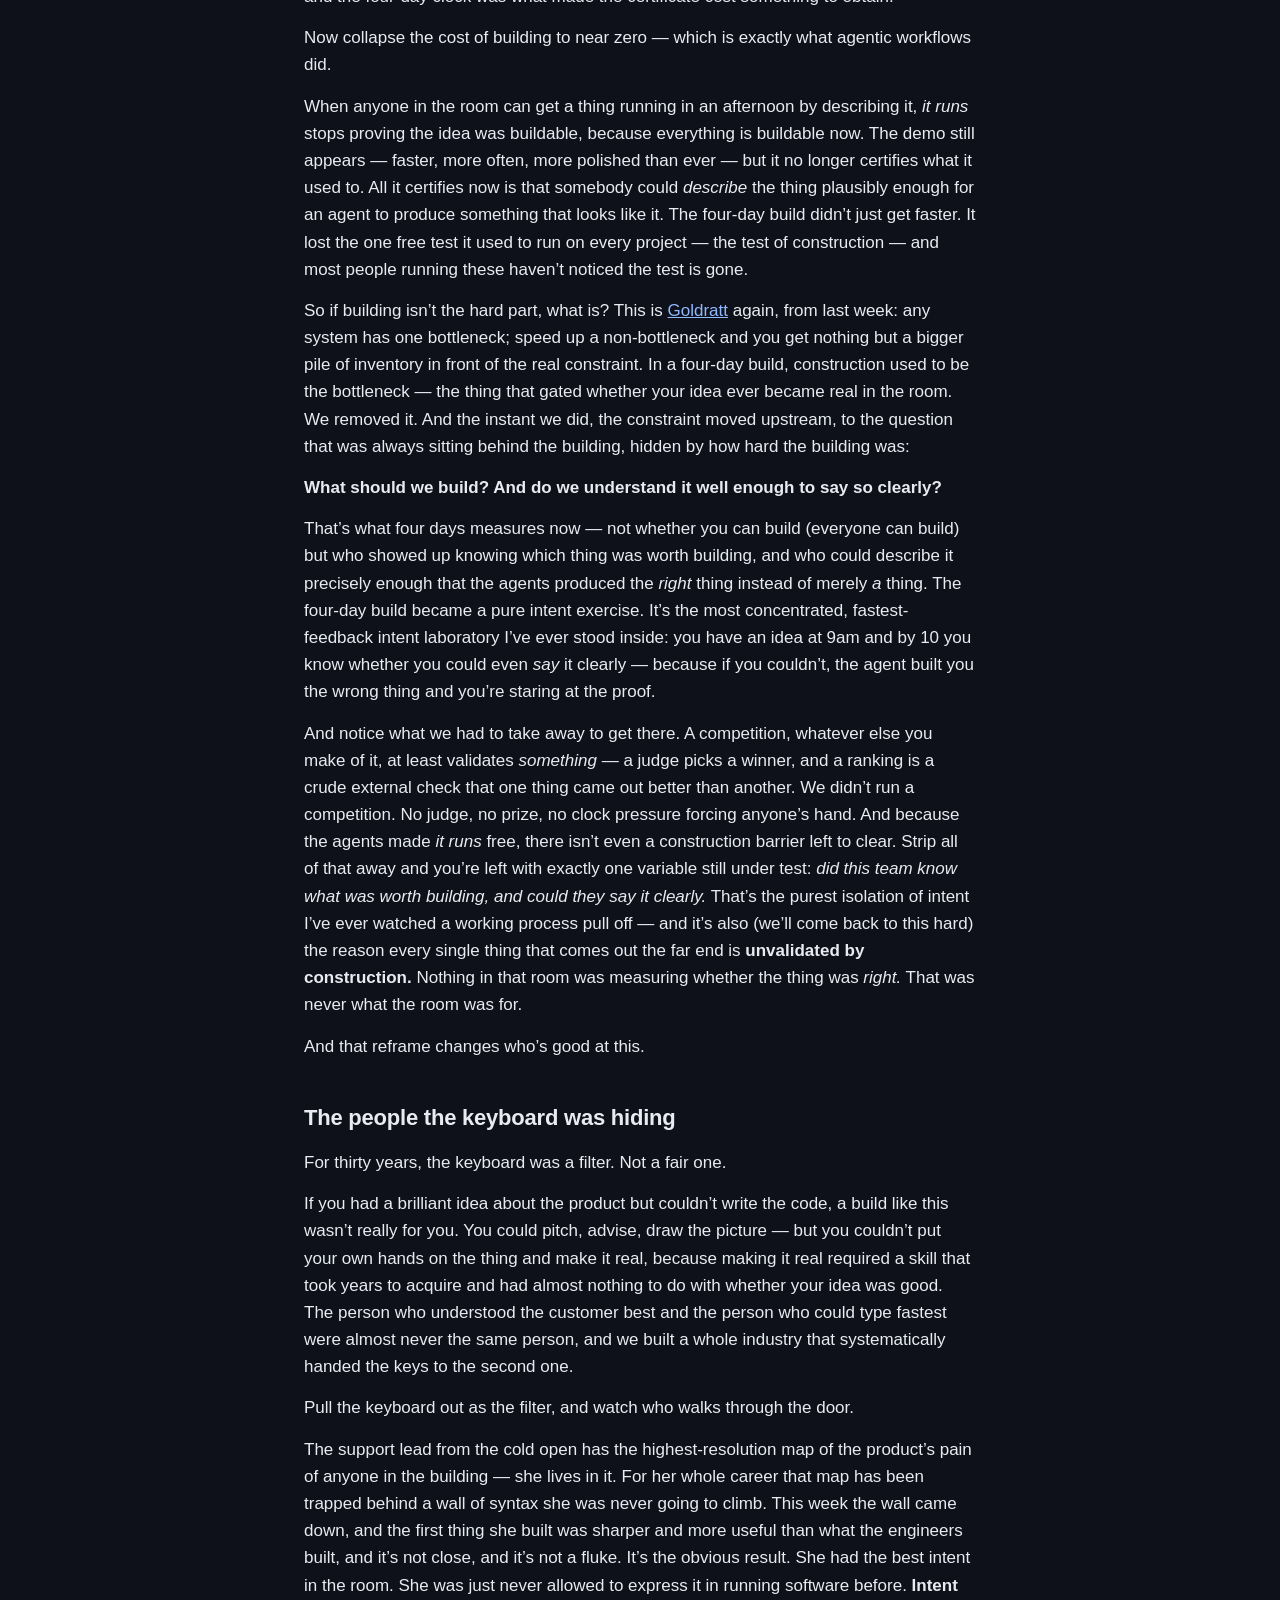
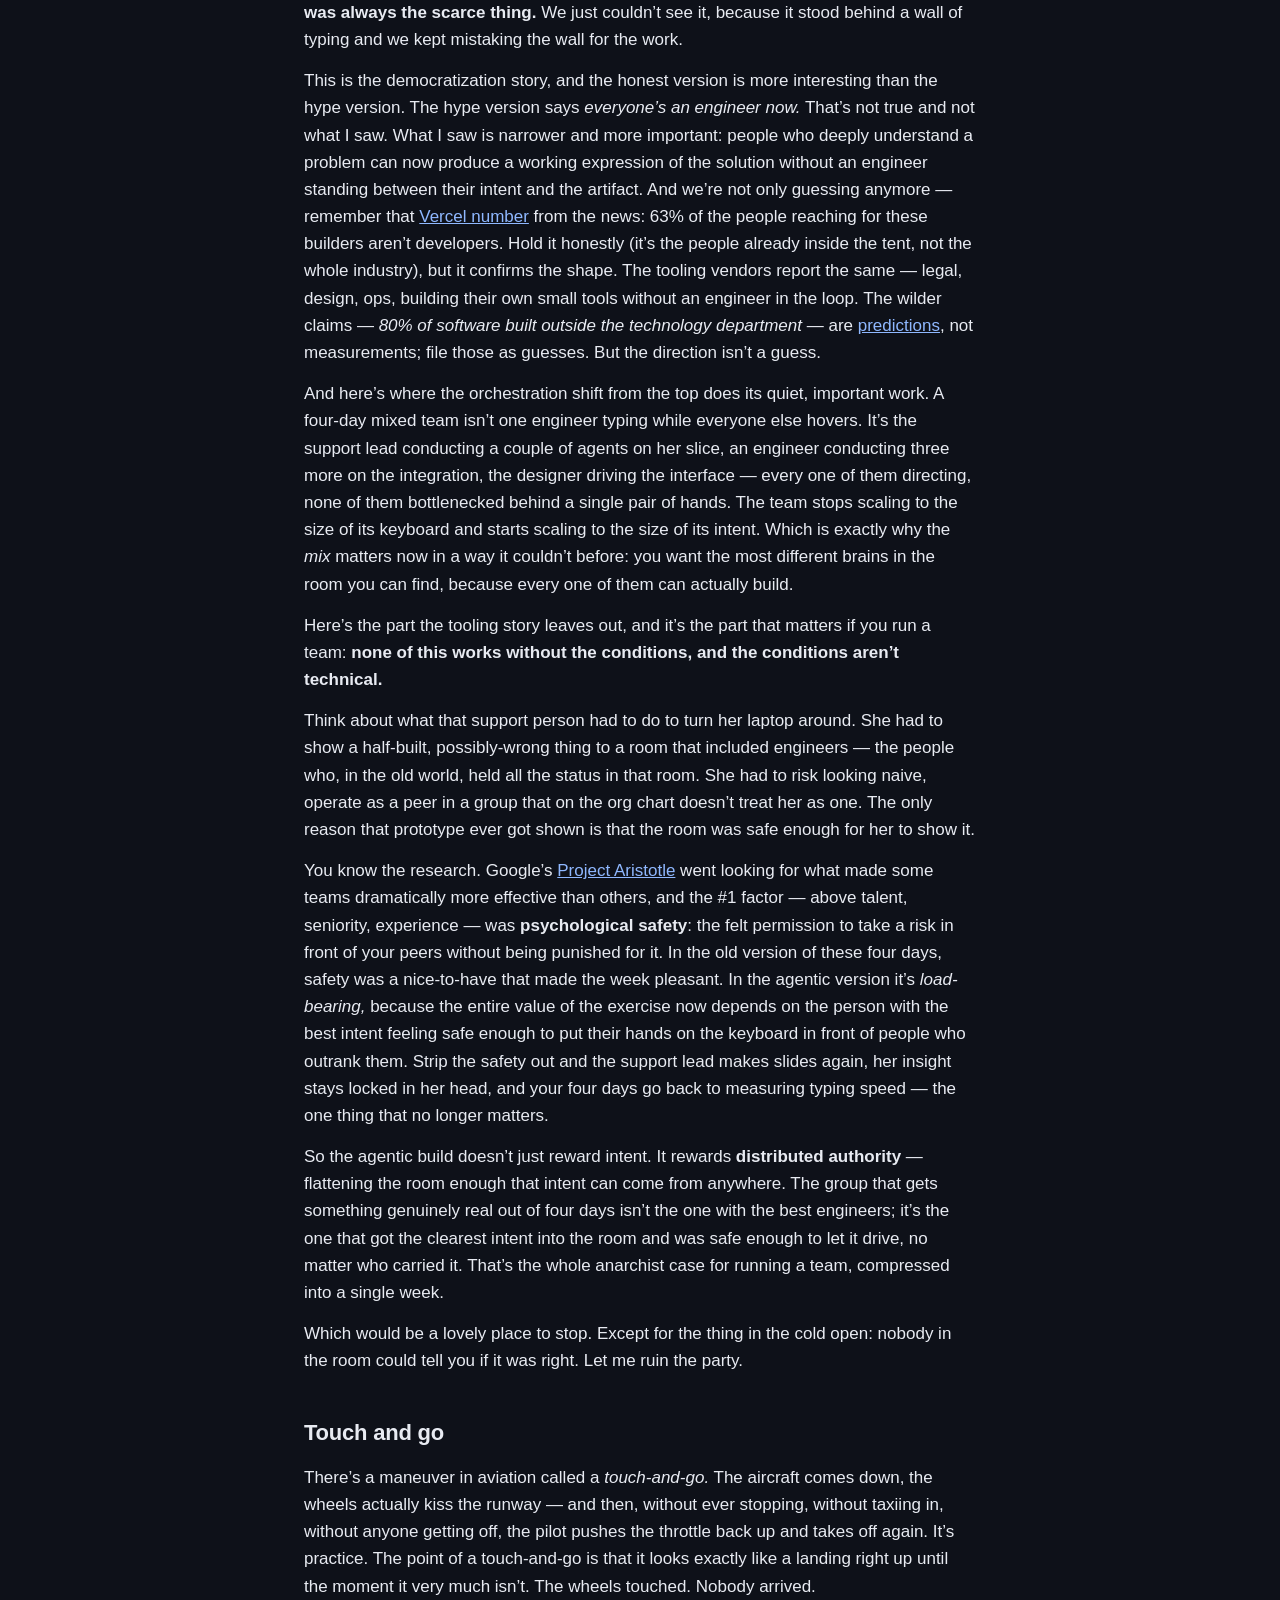
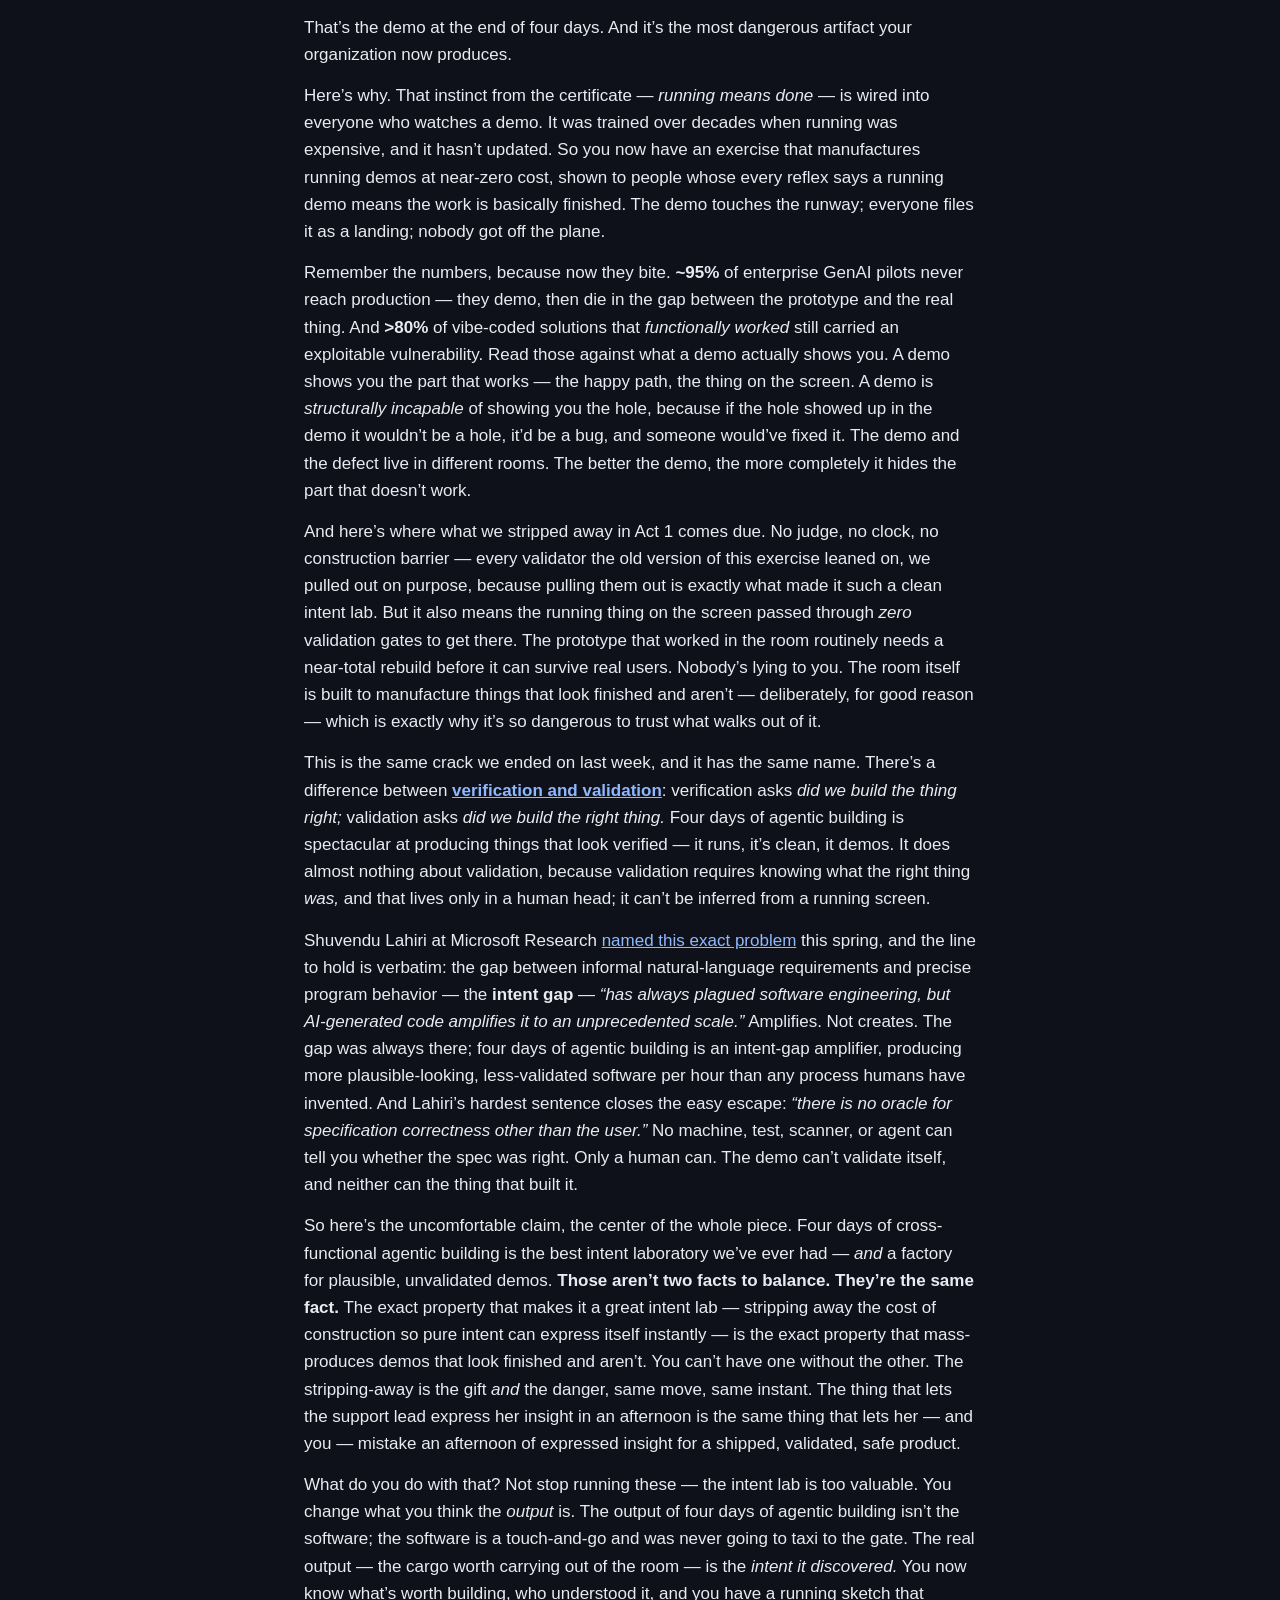
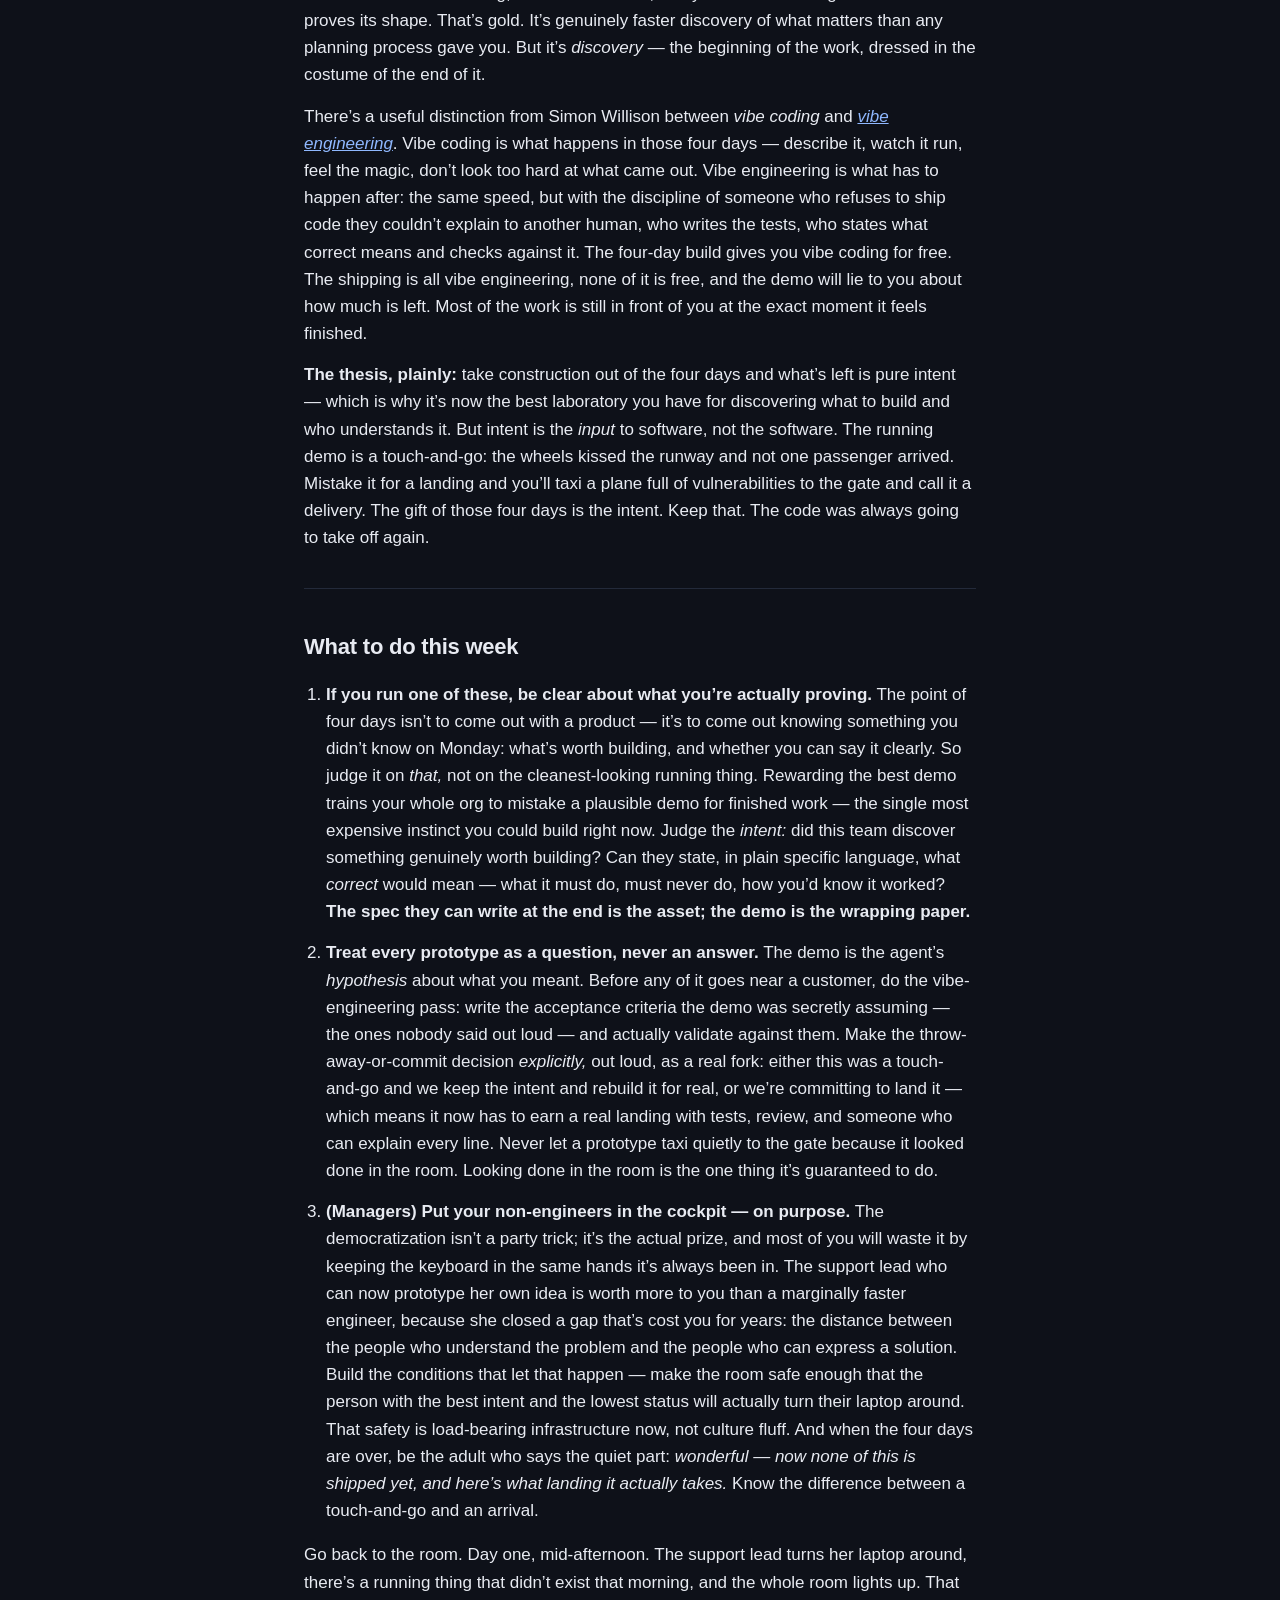
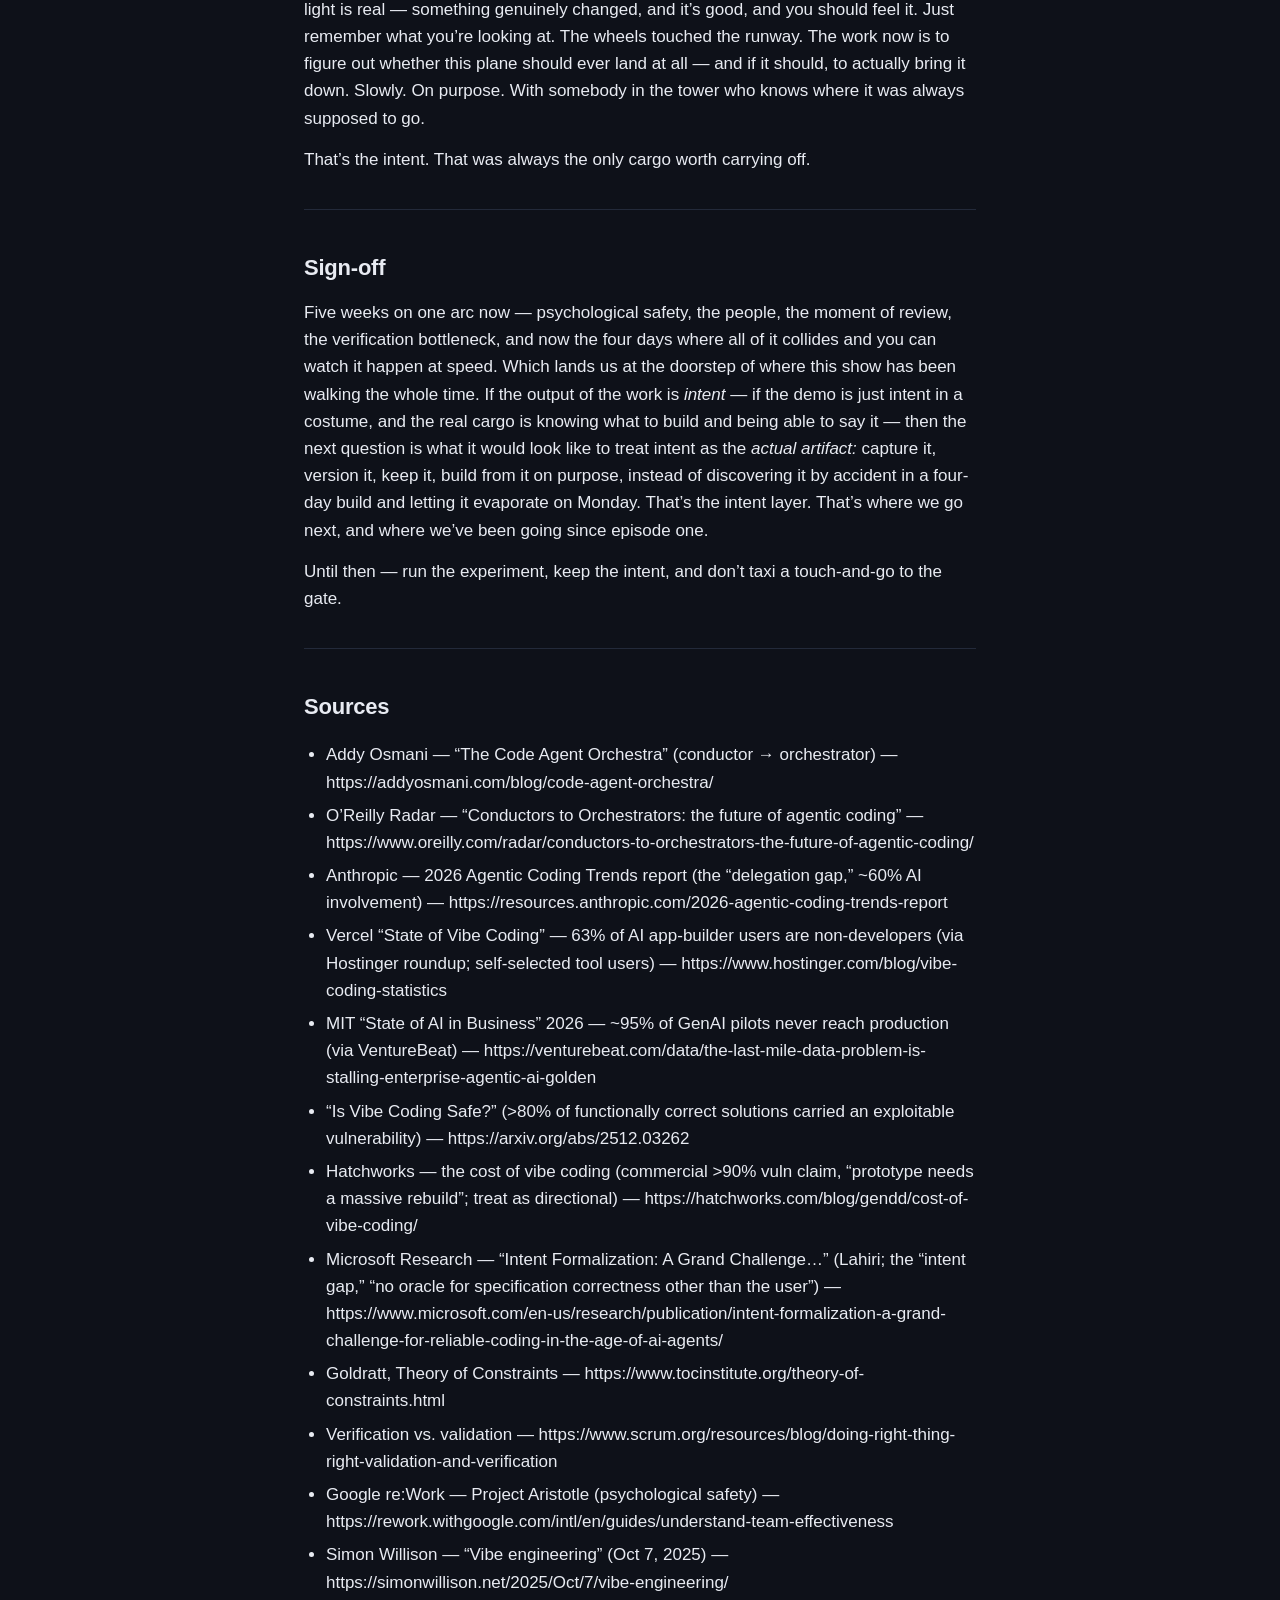
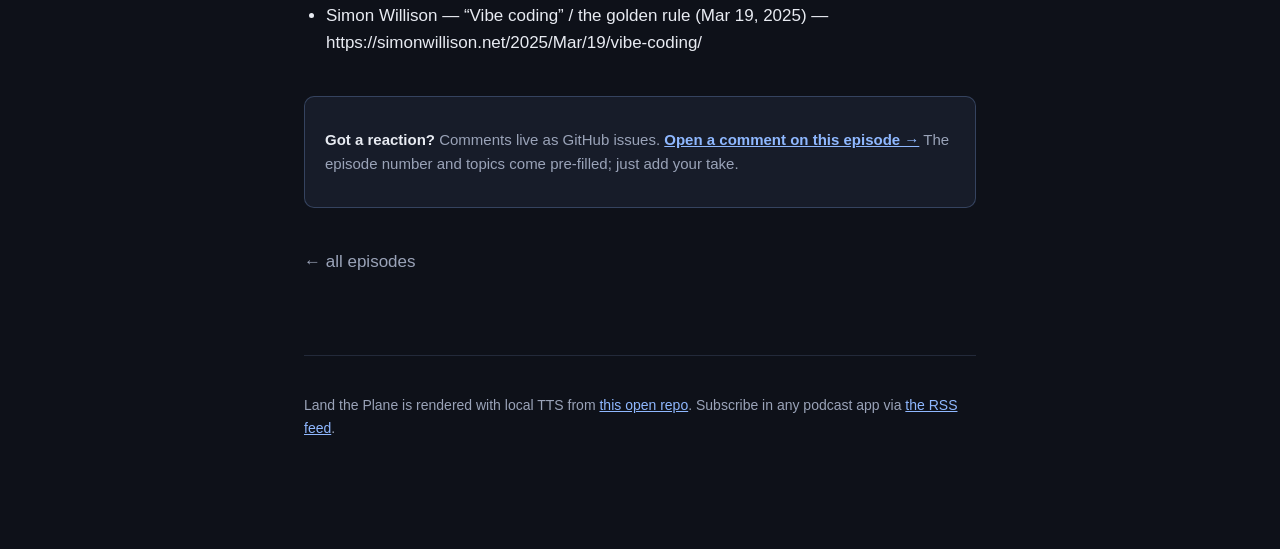
<file: docs/episodes/005-four-day-build/index.html>
<!doctype html>
<html lang="en">
<head>
<meta charset="utf-8">
<meta name="viewport" content="width=device-width, initial-scale=1">
<title>Touch and Go — Land the Plane</title>
<link rel="stylesheet" href="../../style.css">
<link rel="alternate" type="application/rss+xml" title="Land the Plane" href="../../feed.xml">
<meta property="og:title" content="Touch and Go — Land the Plane">
<meta property="og:type" content="website">
<meta property="og:image" content="https://puremunky.github.io/land-the-plane/cover.png">
</head>
<body>
<div class="container">
<header class="site-header">
<a href="../../"><img src="../../cover.png" alt=""></a>
<a href="../../"><h1>Land the Plane</h1></a>
</header>
<p class="site-tagline">Software engineering, AI-assisted development, and what it actually takes to lead engineering teams in the agentic era.</p>
<aside class="experiment-notice">
<strong>Experimental.</strong> Every episode is researched, drafted, and audio-rendered end-to-end through an AI pipeline. The voice is synthetic (Piper TTS). Treat episodes as working drafts of an argument, not authoritative reporting.
</aside>
<nav class="nav-links">
  <a href="../../">Episodes</a>
  <a href="../../feed.xml">RSS</a>
  <a href="https://github.com/puremunky/land-the-plane">GitHub</a>
</nav>

<p class="episode-meta">Episode 005 ·
2026-06-27 ·
27:26</p>
<audio controls preload="metadata" src="https://github.com/puremunky/land-the-plane/releases/download/ep-005/episode.mp3"></audio>
<article>
<h1>Touch and Go</h1>
<p><em>When agents do the typing, a four-day build stops being about whether you can build the thing and becomes a pure intent exercise — the best proof you have of what&rsquo;s worth building, and a factory for demos that look done and aren&rsquo;t. Those turn out to be the same fact.</em></p>
<p><em>Published 2026-06-27. The audio version of this piece is
<a href="./episode.mp3">Land the Plane episode 5</a>; this post covers the same
ground for people who&rsquo;d rather read.</em></p>
<hr />
<h2>This week on the radar</h2>
<p>Four things from the last little while.</p>
<p><strong>The job is becoming orchestration.</strong> The cleanest name for the shift comes
from <a href="https://addyosmani.com/blog/code-agent-orchestra/">Addy Osmani</a>: <em>conductor
to orchestrator</em> — from writing the code yourself to directing a small ensemble
of agents that write it for you
(<a href="https://www.oreilly.com/radar/conductors-to-orchestrators-the-future-of-agentic-coding/">O&rsquo;Reilly Radar</a>).
The counterintuitive thing the people who&rsquo;ve gotten good at this keep reporting:
a few focused agents, each pointed at one narrow slice, reliably beat one agent
told to go do everything. Sit with what that means for a team. The valuable human
skill is no longer typing fast — it&rsquo;s <em>decomposition and direction:</em> breaking a
problem into pieces clean enough to hand out, and conducting the result. The big
organized builds this spring made it visual — single projects running on eight
agents coordinated by a router, one person at the podium. The keyboard is
becoming a baton.</p>
<p><strong>The data caught up to the vibe.</strong> Anthropic&rsquo;s
<a href="https://resources.anthropic.com/2026-agentic-coding-trends-report">2026 Agentic Coding Trends report</a>
(January) has two numbers that matter. AI is now involved in around <strong>60%</strong> of
coding work — but only <strong>0–20%</strong> of tasks are <em>fully</em> handed off to the agent.
The space between them they call the <strong>delegation gap</strong>: people use agents on
almost everything and trust agents to finish almost nothing. And the report&rsquo;s
framing of <em>why</em> is the sentence I&rsquo;d staple to this episode — the bottleneck is
no longer writing code, it&rsquo;s <strong>clarity about what to build.</strong> That&rsquo;s not my
opinion this week. That&rsquo;s the tooling vendor&rsquo;s own telemetry.</p>
<p><strong>And here&rsquo;s who&rsquo;s picking up the baton.</strong> Vercel&rsquo;s <em>State of Vibe Coding</em> data
puts a number on it:
<a href="https://www.hostinger.com/blog/vibe-coding-statistics"><strong>63% of the people using these AI app-builders aren&rsquo;t developers</strong></a>
— product, design, marketing, ops, building working software by describing it.
Hold it honestly: it&rsquo;s a survey of people <em>already reaching for</em> an AI builder,
not a census of the industry — it tells you who&rsquo;s inside the tent, not that
two-thirds of all software changed hands. (Population-level measured data on
non-engineers <em>shipping</em> doesn&rsquo;t exist yet; don&rsquo;t let anyone tell you it does.)
But inside the tent, the composition flipped: the people building are, more and
more, the people who were never allowed to build before. Remember that number
when we get to the main piece — it&rsquo;s the whole story of who walks through the
door.</p>
<p><strong>The counterweight.</strong> <a href="https://venturebeat.com/data/the-last-mile-data-problem-is-stalling-enterprise-agentic-ai-golden">MIT&rsquo;s 2026 <em>State of AI in Business</em></a>
produced the most-quoted number in enterprise AI: roughly <strong>95% of GenAI pilots
never reach production.</strong> They demo, they impress, they earn a budget line, and
then they die in the gap between the prototype and the real thing. Put that next
to this quarter&rsquo;s security work — a paper bluntly titled
<a href="https://arxiv.org/abs/2512.03262"><em>Is Vibe Coding Safe?</em></a> found that <strong>&gt;80% of
the functionally correct solutions</strong> — the ones that would&rsquo;ve demoed clean —
still carried an exploitable vulnerability. (A
<a href="https://hatchworks.com/blog/gendd/cost-of-vibe-coding/">commercial audit</a> put
the vuln rate north of 90%; treat that one as directional, but note it converges
with the academic figure.) Two different failures, the same shape: the thing
runs, the thing demos, and then four times out of five it&rsquo;s either carrying a
hole or it never lands at all. Let&rsquo;s talk about why that&rsquo;s not a coincidence —
and why four days of agentic building is exactly where it gets manufactured.</p>
<hr />
<h2>Cold open: day one, mid-afternoon</h2>
<p>It&rsquo;s day one of a four-day build. Small, mixed group — a couple of engineers, a
product person, a designer, and someone from the support side, the one who reads
the angry tickets all day and knows exactly where the product hurts. No
scoreboard, no prize: the only question on the table is <em>in four days, with
agents doing the construction, what can you actually build — and is it the right
thing?</em></p>
<p>A year ago I can tell you precisely what each of them is doing on day one. The
engineers are typing. Everyone else is making slides, writing the pitch, getting
lunch — waiting to be useful at the end.</p>
<p>Now look at the same room this week. By mid-afternoon the support person — who
has never written a line of production code in her life — turns her laptop
around. There&rsquo;s a <em>running application</em> on the screen. Not a mockup. Not a
Figma. A thing you can click, that talks to a real data source, that does the
one specific thing she&rsquo;s wanted the product to do for two years and has never
once gotten prioritized. She built it. By describing it. To an agent. In an
afternoon.</p>
<p>And the room has the same two reactions, in the same order, every time. First:
genuine, infectious delight, because something that used to be impossible just
happened and it&rsquo;s wonderful. Then, a beat later, quieter — the reaction this
piece is about. Somebody looks at that beautiful running thing and realizes:
<em>nobody here can actually tell you if it&rsquo;s right.</em></p>
<p>It runs. It demos. It&rsquo;s exactly what she asked for. And not one person in the
room can tell you whether what she asked for was the correct thing to ask for,
or whether the code under that clean demo would survive ten minutes of a real
adversary or a real Monday. That gap — between <em>it runs</em> and <em>it&rsquo;s right</em> — is
the whole story of what four days became.</p>
<hr />
<h2>The four-day build changed species</h2>
<p>Here&rsquo;s a thing about a time-boxed build nobody said out loud, because we never
had to: <strong>the clock was always a verification machine in disguise.</strong></p>
<p>Think about what four days actually did. We told ourselves it was about energy
and focus and the satisfaction of building something real in a week. But
mechanically, that clock was a <em>test</em> — a validator. When a team walked up at the
end and the thing actually ran, that working demo was <em>earned evidence.</em> It
proved something specific and expensive: that the idea was real enough, and
understood well enough, that a few humans could construct it with their own hands
in the time they had. The clock made building hard, and because building was
hard, getting it to run <em>meant</em> something. <em>It runs</em> was a certificate, and the
four-day clock was what made the certificate cost something to obtain.</p>
<p>Now collapse the cost of building to near zero — which is exactly what agentic
workflows did.</p>
<p>When anyone in the room can get a thing running in an afternoon by describing it,
<em>it runs</em> stops proving the idea was buildable, because everything is buildable
now. The demo still appears — faster, more often, more polished than ever — but
it no longer certifies what it used to. All it certifies now is that somebody
could <em>describe</em> the thing plausibly enough for an agent to produce something
that looks like it. The four-day build didn&rsquo;t just get faster. It lost the one
free test it used to run on every project — the test of construction — and most
people running these haven&rsquo;t noticed the test is gone.</p>
<p>So if building isn&rsquo;t the hard part, what is? This is
<a href="https://www.tocinstitute.org/theory-of-constraints.html">Goldratt</a> again, from
last week: any system has one bottleneck; speed up a non-bottleneck and you get
nothing but a bigger pile of inventory in front of the real constraint. In a
four-day build, construction used to be the bottleneck — the thing that gated
whether your idea ever became real in the room. We removed it. And the instant
we did, the constraint moved upstream, to the question that was always sitting
behind the building, hidden by how hard the building was:</p>
<p><strong>What should we build? And do we understand it well enough to say so clearly?</strong></p>
<p>That&rsquo;s what four days measures now — not whether you can build (everyone can
build) but who showed up knowing which thing was worth building, and who could
describe it precisely enough that the agents produced the <em>right</em> thing instead
of merely <em>a</em> thing. The four-day build became a pure intent exercise. It&rsquo;s the
most concentrated, fastest-feedback intent laboratory I&rsquo;ve ever stood inside: you
have an idea at 9am and by 10 you know whether you could even <em>say</em> it clearly —
because if you couldn&rsquo;t, the agent built you the wrong thing and you&rsquo;re staring
at the proof.</p>
<p>And notice what we had to take away to get there. A competition, whatever else
you make of it, at least validates <em>something</em> — a judge picks a winner, and a
ranking is a crude external check that one thing came out better than another. We
didn&rsquo;t run a competition. No judge, no prize, no clock pressure forcing anyone&rsquo;s
hand. And because the agents made <em>it runs</em> free, there isn&rsquo;t even a construction
barrier left to clear. Strip all of that away and you&rsquo;re left with exactly one
variable still under test: <em>did this team know what was worth building, and could
they say it clearly.</em> That&rsquo;s the purest isolation of intent I&rsquo;ve ever watched a
working process pull off — and it&rsquo;s also (we&rsquo;ll come back to this hard) the
reason every single thing that comes out the far end is <strong>unvalidated by
construction.</strong> Nothing in that room was measuring whether the thing was <em>right.</em>
That was never what the room was for.</p>
<p>And that reframe changes who&rsquo;s good at this.</p>
<h2>The people the keyboard was hiding</h2>
<p>For thirty years, the keyboard was a filter. Not a fair one.</p>
<p>If you had a brilliant idea about the product but couldn&rsquo;t write the code, a
build like this wasn&rsquo;t really for you. You could pitch, advise, draw the picture
— but you couldn&rsquo;t put your own hands on the thing and make it real, because
making it real required a skill that took years to acquire and had almost nothing
to do with whether your idea was good. The person who understood the customer
best and the person who could type fastest were almost never the same person, and
we built a whole industry that systematically handed the keys to the second one.</p>
<p>Pull the keyboard out as the filter, and watch who walks through the door.</p>
<p>The support lead from the cold open has the highest-resolution map of the
product&rsquo;s pain of anyone in the building — she lives in it. For her whole career
that map has been trapped behind a wall of syntax she was never going to climb.
This week the wall came down, and the first thing she built was sharper and more
useful than what the engineers built, and it&rsquo;s not close, and it&rsquo;s not a fluke.
It&rsquo;s the obvious result. She had the best intent in the room. She was just never
allowed to express it in running software before. <strong>Intent was always the scarce
thing.</strong> We just couldn&rsquo;t see it, because it stood behind a wall of typing and we
kept mistaking the wall for the work.</p>
<p>This is the democratization story, and the honest version is more interesting
than the hype version. The hype version says <em>everyone&rsquo;s an engineer now.</em>
That&rsquo;s not true and not what I saw. What I saw is narrower and more important:
people who deeply understand a problem can now produce a working expression of
the solution without an engineer standing between their intent and the artifact.
And we&rsquo;re not only guessing anymore — remember that
<a href="https://www.hostinger.com/blog/vibe-coding-statistics">Vercel number</a> from the
news: 63% of the people reaching for these builders aren&rsquo;t developers. Hold it
honestly (it&rsquo;s the people already inside the tent, not the whole industry), but
it confirms the shape. The tooling vendors report the same — legal, design, ops,
building their own small tools without an engineer in the loop. The wilder claims
— <em>80% of software built outside the technology department</em> — are
<a href="https://www.gartner.com/en/newsroom">predictions</a>, not measurements; file those
as guesses. But the direction isn&rsquo;t a guess.</p>
<p>And here&rsquo;s where the orchestration shift from the top does its quiet, important
work. A four-day mixed team isn&rsquo;t one engineer typing while everyone else hovers.
It&rsquo;s the support lead conducting a couple of agents on her slice, an engineer
conducting three more on the integration, the designer driving the interface —
every one of them directing, none of them bottlenecked behind a single pair of
hands. The team stops scaling to the size of its keyboard and starts scaling to
the size of its intent. Which is exactly why the <em>mix</em> matters now in a way it
couldn&rsquo;t before: you want the most different brains in the room you can find,
because every one of them can actually build.</p>
<p>Here&rsquo;s the part the tooling story leaves out, and it&rsquo;s the part that matters if
you run a team: <strong>none of this works without the conditions, and the conditions
aren&rsquo;t technical.</strong></p>
<p>Think about what that support person had to do to turn her laptop around. She had
to show a half-built, possibly-wrong thing to a room that included engineers —
the people who, in the old world, held all the status in that room. She had to
risk looking naive, operate as a peer in a group that on the org chart doesn&rsquo;t
treat her as one. The only reason that prototype ever got shown is that the room
was safe enough for her to show it.</p>
<p>You know the research. Google&rsquo;s
<a href="https://rework.withgoogle.com/intl/en/guides/understand-team-effectiveness">Project Aristotle</a>
went looking for what made some teams dramatically more effective than others,
and the #1 factor — above talent, seniority, experience — was <strong>psychological
safety</strong>: the felt permission to take a risk in front of your peers without being
punished for it. In the old version of these four days, safety was a
nice-to-have that made the week pleasant. In the agentic version it&rsquo;s
<em>load-bearing,</em> because the entire value of the exercise now depends on the
person with the best intent feeling safe enough to put their hands on the
keyboard in front of people who outrank them. Strip the safety out and the
support lead makes slides again, her insight stays locked in her head, and your
four days go back to measuring typing speed — the one thing that no longer
matters.</p>
<p>So the agentic build doesn&rsquo;t just reward intent. It rewards <strong>distributed
authority</strong> — flattening the room enough that intent can come from anywhere. The
group that gets something genuinely real out of four days isn&rsquo;t the one with the
best engineers; it&rsquo;s the one that got the clearest intent into the room and was
safe enough to let it drive, no matter who carried it. That&rsquo;s the whole anarchist
case for running a team, compressed into a single week.</p>
<p>Which would be a lovely place to stop. Except for the thing in the cold open:
nobody in the room could tell you if it was right. Let me ruin the party.</p>
<h2>Touch and go</h2>
<p>There&rsquo;s a maneuver in aviation called a <em>touch-and-go.</em> The aircraft comes down,
the wheels actually kiss the runway — and then, without ever stopping, without
taxiing in, without anyone getting off, the pilot pushes the throttle back up and
takes off again. It&rsquo;s practice. The point of a touch-and-go is that it looks
exactly like a landing right up until the moment it very much isn&rsquo;t. The wheels
touched. Nobody arrived.</p>
<p>That&rsquo;s the demo at the end of four days. And it&rsquo;s the most dangerous artifact
your organization now produces.</p>
<p>Here&rsquo;s why. That instinct from the certificate — <em>running means done</em> — is wired
into everyone who watches a demo. It was trained over decades when running was
expensive, and it hasn&rsquo;t updated. So you now have an exercise that manufactures
running demos at near-zero cost, shown to people whose every reflex says a
running demo means the work is basically finished. The demo touches the runway;
everyone files it as a landing; nobody got off the plane.</p>
<p>Remember the numbers, because now they bite. <strong>~95%</strong> of enterprise GenAI pilots
never reach production — they demo, then die in the gap between the prototype and
the real thing. And <strong>&gt;80%</strong> of vibe-coded solutions that <em>functionally worked</em>
still carried an exploitable vulnerability. Read those against what a demo
actually shows you. A demo shows you the part that works — the happy path, the
thing on the screen. A demo is <em>structurally incapable</em> of showing you the hole,
because if the hole showed up in the demo it wouldn&rsquo;t be a hole, it&rsquo;d be a bug,
and someone would&rsquo;ve fixed it. The demo and the defect live in different rooms.
The better the demo, the more completely it hides the part that doesn&rsquo;t work.</p>
<p>And here&rsquo;s where what we stripped away in Act 1 comes due. No judge, no clock, no
construction barrier — every validator the old version of this exercise leaned on,
we pulled out on purpose, because pulling them out is exactly what made it such a
clean intent lab. But it also means the running thing on the screen passed
through <em>zero</em> validation gates to get there. The prototype that worked in the
room routinely needs a near-total rebuild before it can survive real users.
Nobody&rsquo;s lying to you. The room itself is built to manufacture things that look
finished and aren&rsquo;t — deliberately, for good reason — which is exactly why it&rsquo;s
so dangerous to trust what walks out of it.</p>
<p>This is the same crack we ended on last week, and it has the same name. There&rsquo;s a
difference between
<a href="https://www.scrum.org/resources/blog/doing-right-thing-right-validation-and-verification"><strong>verification and validation</strong></a>:
verification asks <em>did we build the thing right;</em> validation asks <em>did we build
the right thing.</em> Four days of agentic building is spectacular at producing
things that look verified — it runs, it&rsquo;s clean, it demos. It does almost nothing
about validation, because validation requires knowing what the right thing <em>was,</em>
and that lives only in a human head; it can&rsquo;t be inferred from a running screen.</p>
<p>Shuvendu Lahiri at Microsoft Research
<a href="https://www.microsoft.com/en-us/research/publication/intent-formalization-a-grand-challenge-for-reliable-coding-in-the-age-of-ai-agents/">named this exact problem</a>
this spring, and the line to hold is verbatim: the gap between informal
natural-language requirements and precise program behavior — the <strong>intent gap</strong> —
<em>&ldquo;has always plagued software engineering, but AI-generated code amplifies it to
an unprecedented scale.&rdquo;</em> Amplifies. Not creates. The gap was always there; four
days of agentic building is an intent-gap amplifier, producing more
plausible-looking, less-validated software per hour than any process humans have
invented. And Lahiri&rsquo;s hardest sentence closes the easy escape: <em>&ldquo;there is no
oracle for specification correctness other than the user.&rdquo;</em> No machine, test,
scanner, or agent can tell you whether the spec was right. Only a human can. The
demo can&rsquo;t validate itself, and neither can the thing that built it.</p>
<p>So here&rsquo;s the uncomfortable claim, the center of the whole piece. Four days of
cross-functional agentic building is the best intent laboratory we&rsquo;ve ever had —
<em>and</em> a factory for plausible, unvalidated demos. <strong>Those aren&rsquo;t two facts to
balance. They&rsquo;re the same fact.</strong> The exact property that makes it a great intent
lab — stripping away the cost of construction so pure intent can express itself
instantly — is the exact property that mass-produces demos that look finished and
aren&rsquo;t. You can&rsquo;t have one without the other. The stripping-away is the gift
<em>and</em> the danger, same move, same instant. The thing that lets the support lead
express her insight in an afternoon is the same thing that lets her — and you —
mistake an afternoon of expressed insight for a shipped, validated, safe product.</p>
<p>What do you do with that? Not stop running these — the intent lab is too
valuable. You change what you think the <em>output</em> is. The output of four days of
agentic building isn&rsquo;t the software; the software is a touch-and-go and was never
going to taxi to the gate. The real output — the cargo worth carrying out of the
room — is the <em>intent it discovered.</em> You now know what&rsquo;s worth building, who
understood it, and you have a running sketch that proves its shape. That&rsquo;s gold.
It&rsquo;s genuinely faster discovery of what matters than any planning process gave
you. But it&rsquo;s <em>discovery</em> — the beginning of the work, dressed in the costume of
the end of it.</p>
<p>There&rsquo;s a useful distinction from Simon Willison between <em>vibe coding</em> and
<a href="https://simonwillison.net/2025/Oct/7/vibe-engineering/"><em>vibe engineering</em></a>. Vibe coding is what happens in those four days — describe it, watch
it run, feel the magic, don&rsquo;t look too hard at what came out. Vibe engineering is
what has to happen after: the same speed, but with the discipline of someone who
refuses to ship code they couldn&rsquo;t explain to another human, who writes the
tests, who states what correct means and checks against it. The four-day build
gives you vibe coding for free. The shipping is all vibe engineering, none of it
is free, and the demo will lie to you about how much is left. Most of the work is
still in front of you at the exact moment it feels finished.</p>
<p><strong>The thesis, plainly:</strong> take construction out of the four days and what&rsquo;s left
is pure intent — which is why it&rsquo;s now the best laboratory you have for
discovering what to build and who understands it. But intent is the <em>input</em> to
software, not the software. The running demo is a touch-and-go: the wheels kissed
the runway and not one passenger arrived. Mistake it for a landing and you&rsquo;ll
taxi a plane full of vulnerabilities to the gate and call it a delivery. The gift
of those four days is the intent. Keep that. The code was always going to take
off again.</p>
<hr />
<h2>What to do this week</h2>
<ol>
<li>
<p><strong>If you run one of these, be clear about what you&rsquo;re actually proving.</strong> The
   point of four days isn&rsquo;t to come out with a product — it&rsquo;s to come out knowing
   something you didn&rsquo;t know on Monday: what&rsquo;s worth building, and whether you can
   say it clearly. So judge it on <em>that,</em> not on the cleanest-looking running
   thing. Rewarding the best demo trains your whole org to mistake a plausible
   demo for finished work — the single most expensive instinct you could build
   right now. Judge the <em>intent:</em> did this team discover something genuinely worth
   building? Can they state, in plain specific language, what <em>correct</em> would mean
   — what it must do, must never do, how you&rsquo;d know it worked? <strong>The spec they can
   write at the end is the asset; the demo is the wrapping paper.</strong></p>
</li>
<li>
<p><strong>Treat every prototype as a question, never an answer.</strong> The demo is the
   agent&rsquo;s <em>hypothesis</em> about what you meant. Before any of it goes near a
   customer, do the vibe-engineering pass: write the acceptance criteria the demo
   was secretly assuming — the ones nobody said out loud — and actually validate
   against them. Make the throw-away-or-commit decision <em>explicitly,</em> out loud, as
   a real fork: either this was a touch-and-go and we keep the intent and rebuild
   it for real, or we&rsquo;re committing to land it — which means it now has to earn a
   real landing with tests, review, and someone who can explain every line. Never
   let a prototype taxi quietly to the gate because it looked done in the room.
   Looking done in the room is the one thing it&rsquo;s guaranteed to do.</p>
</li>
<li>
<p><strong>(Managers) Put your non-engineers in the cockpit — on purpose.</strong> The
   democratization isn&rsquo;t a party trick; it&rsquo;s the actual prize, and most of you
   will waste it by keeping the keyboard in the same hands it&rsquo;s always been in.
   The support lead who can now prototype her own idea is worth more to you than a
   marginally faster engineer, because she closed a gap that&rsquo;s cost you for years:
   the distance between the people who understand the problem and the people who
   can express a solution. Build the conditions that let that happen — make the
   room safe enough that the person with the best intent and the lowest status
   will actually turn their laptop around. That safety is load-bearing
   infrastructure now, not culture fluff. And when the four days are over, be the
   adult who says the quiet part: <em>wonderful — now none of this is shipped yet,
   and here&rsquo;s what landing it actually takes.</em> Know the difference between a
   touch-and-go and an arrival.</p>
</li>
</ol>
<p>Go back to the room. Day one, mid-afternoon. The support lead turns her laptop
around, there&rsquo;s a running thing that didn&rsquo;t exist that morning, and the whole
room lights up. That light is real — something genuinely changed, and it&rsquo;s good,
and you should feel it. Just remember what you&rsquo;re looking at. The wheels touched
the runway. The work now is to figure out whether this plane should ever land at
all — and if it should, to actually bring it down. Slowly. On purpose. With
somebody in the tower who knows where it was always supposed to go.</p>
<p>That&rsquo;s the intent. That was always the only cargo worth carrying off.</p>
<hr />
<h2>Sign-off</h2>
<p>Five weeks on one arc now — psychological safety, the people, the moment of
review, the verification bottleneck, and now the four days where all of it
collides and you can watch it happen at speed. Which lands us at the doorstep of
where this show has been walking the whole time. If the output of the work is
<em>intent</em> — if the demo is just intent in a costume, and the real cargo is knowing
what to build and being able to say it — then the next question is what it would
look like to treat intent as the <em>actual artifact:</em> capture it, version it, keep
it, build from it on purpose, instead of discovering it by accident in a four-day
build and letting it evaporate on Monday. That&rsquo;s the intent layer. That&rsquo;s where
we go next, and where we&rsquo;ve been going since episode one.</p>
<p>Until then — run the experiment, keep the intent, and don&rsquo;t taxi a touch-and-go
to the gate.</p>
<hr />
<h2>Sources</h2>
<ul>
<li>Addy Osmani — &ldquo;The Code Agent Orchestra&rdquo; (conductor → orchestrator) — https://addyosmani.com/blog/code-agent-orchestra/</li>
<li>O&rsquo;Reilly Radar — &ldquo;Conductors to Orchestrators: the future of agentic coding&rdquo; — https://www.oreilly.com/radar/conductors-to-orchestrators-the-future-of-agentic-coding/</li>
<li>Anthropic — 2026 Agentic Coding Trends report (the &ldquo;delegation gap,&rdquo; ~60% AI involvement) — https://resources.anthropic.com/2026-agentic-coding-trends-report</li>
<li>Vercel &ldquo;State of Vibe Coding&rdquo; — 63% of AI app-builder users are non-developers (via Hostinger roundup; self-selected tool users) — https://www.hostinger.com/blog/vibe-coding-statistics</li>
<li>MIT &ldquo;State of AI in Business&rdquo; 2026 — ~95% of GenAI pilots never reach production (via VentureBeat) — https://venturebeat.com/data/the-last-mile-data-problem-is-stalling-enterprise-agentic-ai-golden</li>
<li>&ldquo;Is Vibe Coding Safe?&rdquo; (&gt;80% of functionally correct solutions carried an exploitable vulnerability) — https://arxiv.org/abs/2512.03262</li>
<li>Hatchworks — the cost of vibe coding (commercial &gt;90% vuln claim, &ldquo;prototype needs a massive rebuild&rdquo;; treat as directional) — https://hatchworks.com/blog/gendd/cost-of-vibe-coding/</li>
<li>Microsoft Research — &ldquo;Intent Formalization: A Grand Challenge…&rdquo; (Lahiri; the &ldquo;intent gap,&rdquo; &ldquo;no oracle for specification correctness other than the user&rdquo;) — https://www.microsoft.com/en-us/research/publication/intent-formalization-a-grand-challenge-for-reliable-coding-in-the-age-of-ai-agents/</li>
<li>Goldratt, Theory of Constraints — https://www.tocinstitute.org/theory-of-constraints.html</li>
<li>Verification vs. validation — https://www.scrum.org/resources/blog/doing-right-thing-right-validation-and-verification</li>
<li>Google re:Work — Project Aristotle (psychological safety) — https://rework.withgoogle.com/intl/en/guides/understand-team-effectiveness</li>
<li>Simon Willison — &ldquo;Vibe engineering&rdquo; (Oct 7, 2025) — https://simonwillison.net/2025/Oct/7/vibe-engineering/</li>
<li>Simon Willison — &ldquo;Vibe coding&rdquo; / the golden rule (Mar 19, 2025) — https://simonwillison.net/2025/Mar/19/vibe-coding/</li>
</ul>
</article>
<aside class="discuss">
<p><strong>Got a reaction?</strong> Comments live as GitHub issues.
<a href="https://github.com/puremunky/land-the-plane/issues/new?title=Episode+005+%E2%80%94+Touch+and+Go%3A+&amp;body=%2A%2AEpisode%3A%2A%2A+005+%E2%80%94+Touch+and+Go%0A%2A%2ATopics%3A%2A%2A+agentic+workflows%2C+AI-assisted+development%2C+intent%2C+specification%2C+cross-functional+teams%2C+psychological+safety%2C+engineering+leadership%0A%2A%2AListen+%2F+read%3A%2A%2A+https%3A%2F%2Fpuremunky.github.io%2Fland-the-plane%2Fepisodes%2F005-four-day-build%2F%0A%0A---%0A%0A%3C%21--+Your+reaction%2C+pushback%2C+or+question+goes+here.+--%3E%0A&amp;labels=episode-005%2Cepisode-comment%2Ctopic%3Aagentic-workflows%2Ctopic%3Aai-assisted-development%2Ctopic%3Aintent%2Ctopic%3Aspecification%2Ctopic%3Across-functional-teams%2Ctopic%3Apsychological-safety%2Ctopic%3Aengineering-leadership">Open a comment on this episode →</a>
The episode number and topics come pre-filled; just add your take.</p>
</aside>
<a class="back-link" href="../../">← all episodes</a>

<footer>
<p>Land the Plane is rendered with local TTS from
<a href="https://github.com/puremunky/land-the-plane">this open repo</a>.
Subscribe in any podcast app via <a href="../../feed.xml">the RSS feed</a>.</p>
</footer>
</div>
</body>
</html>
</file>
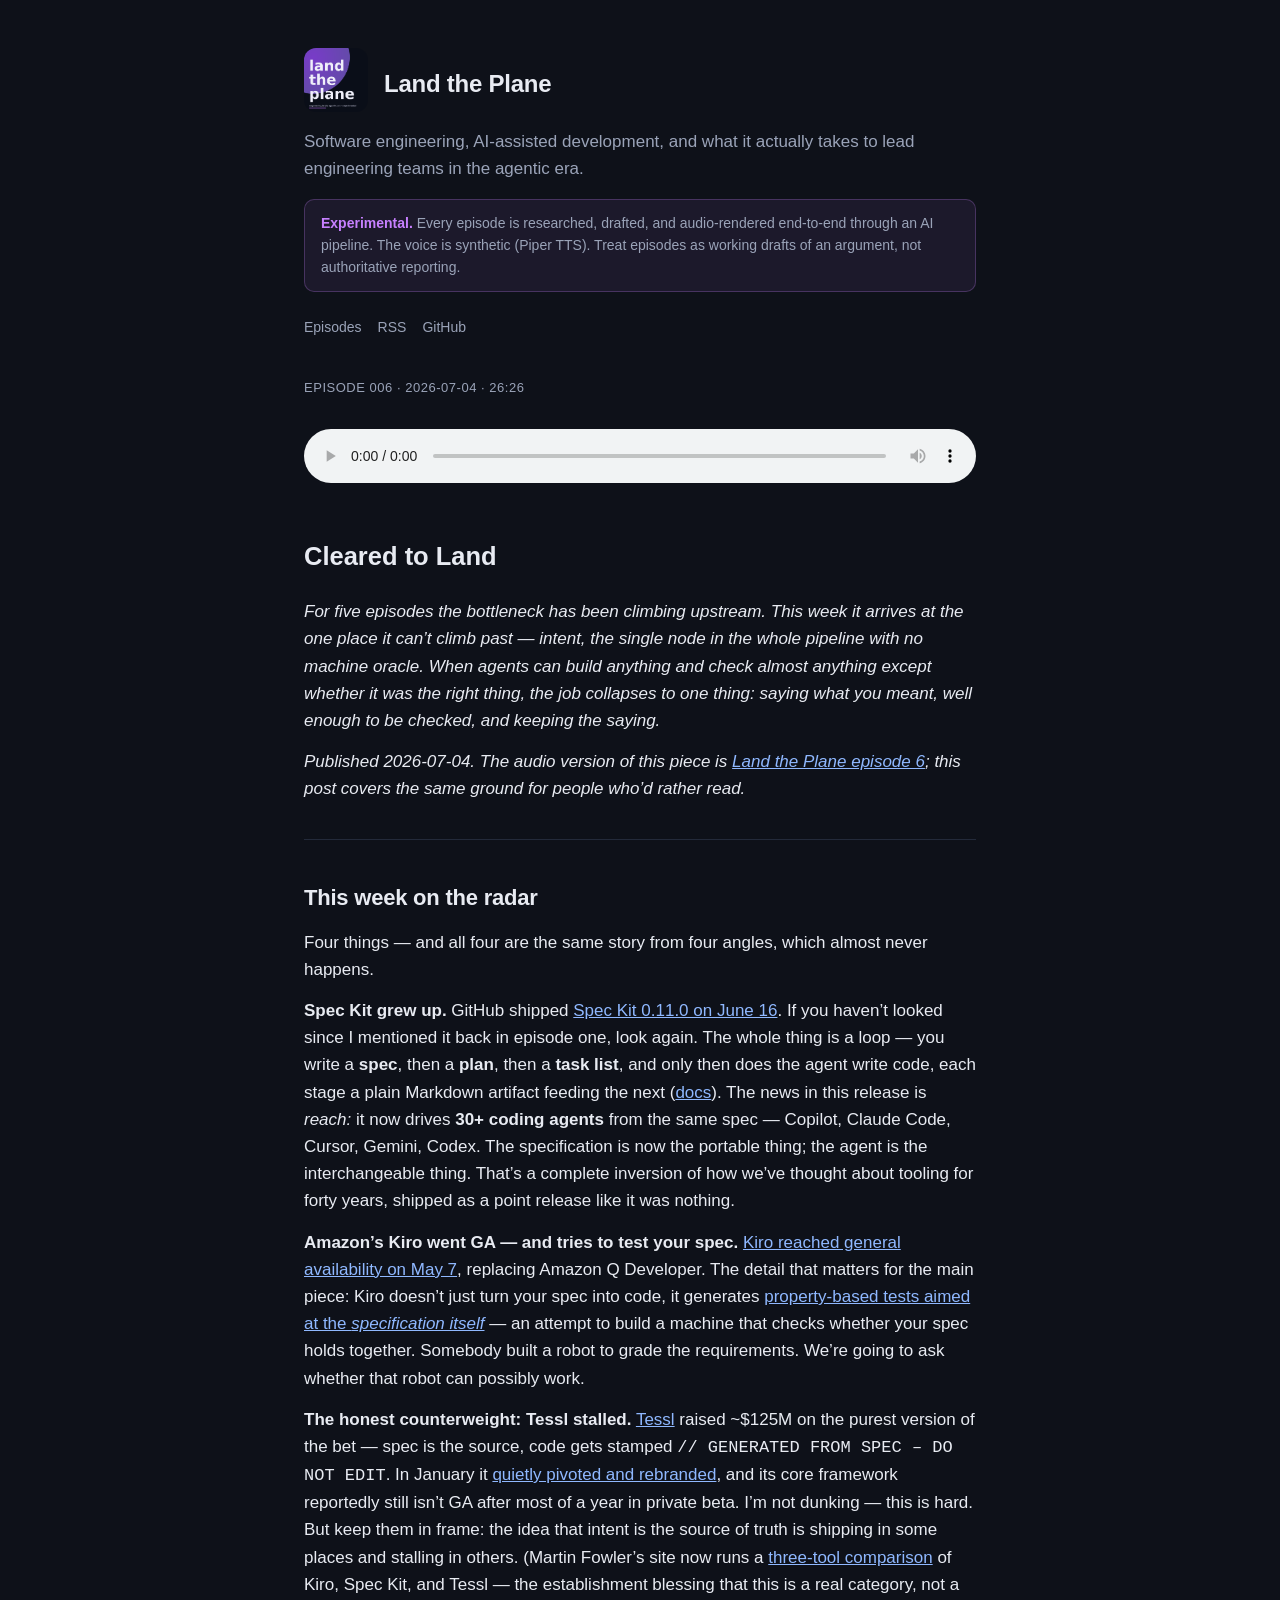
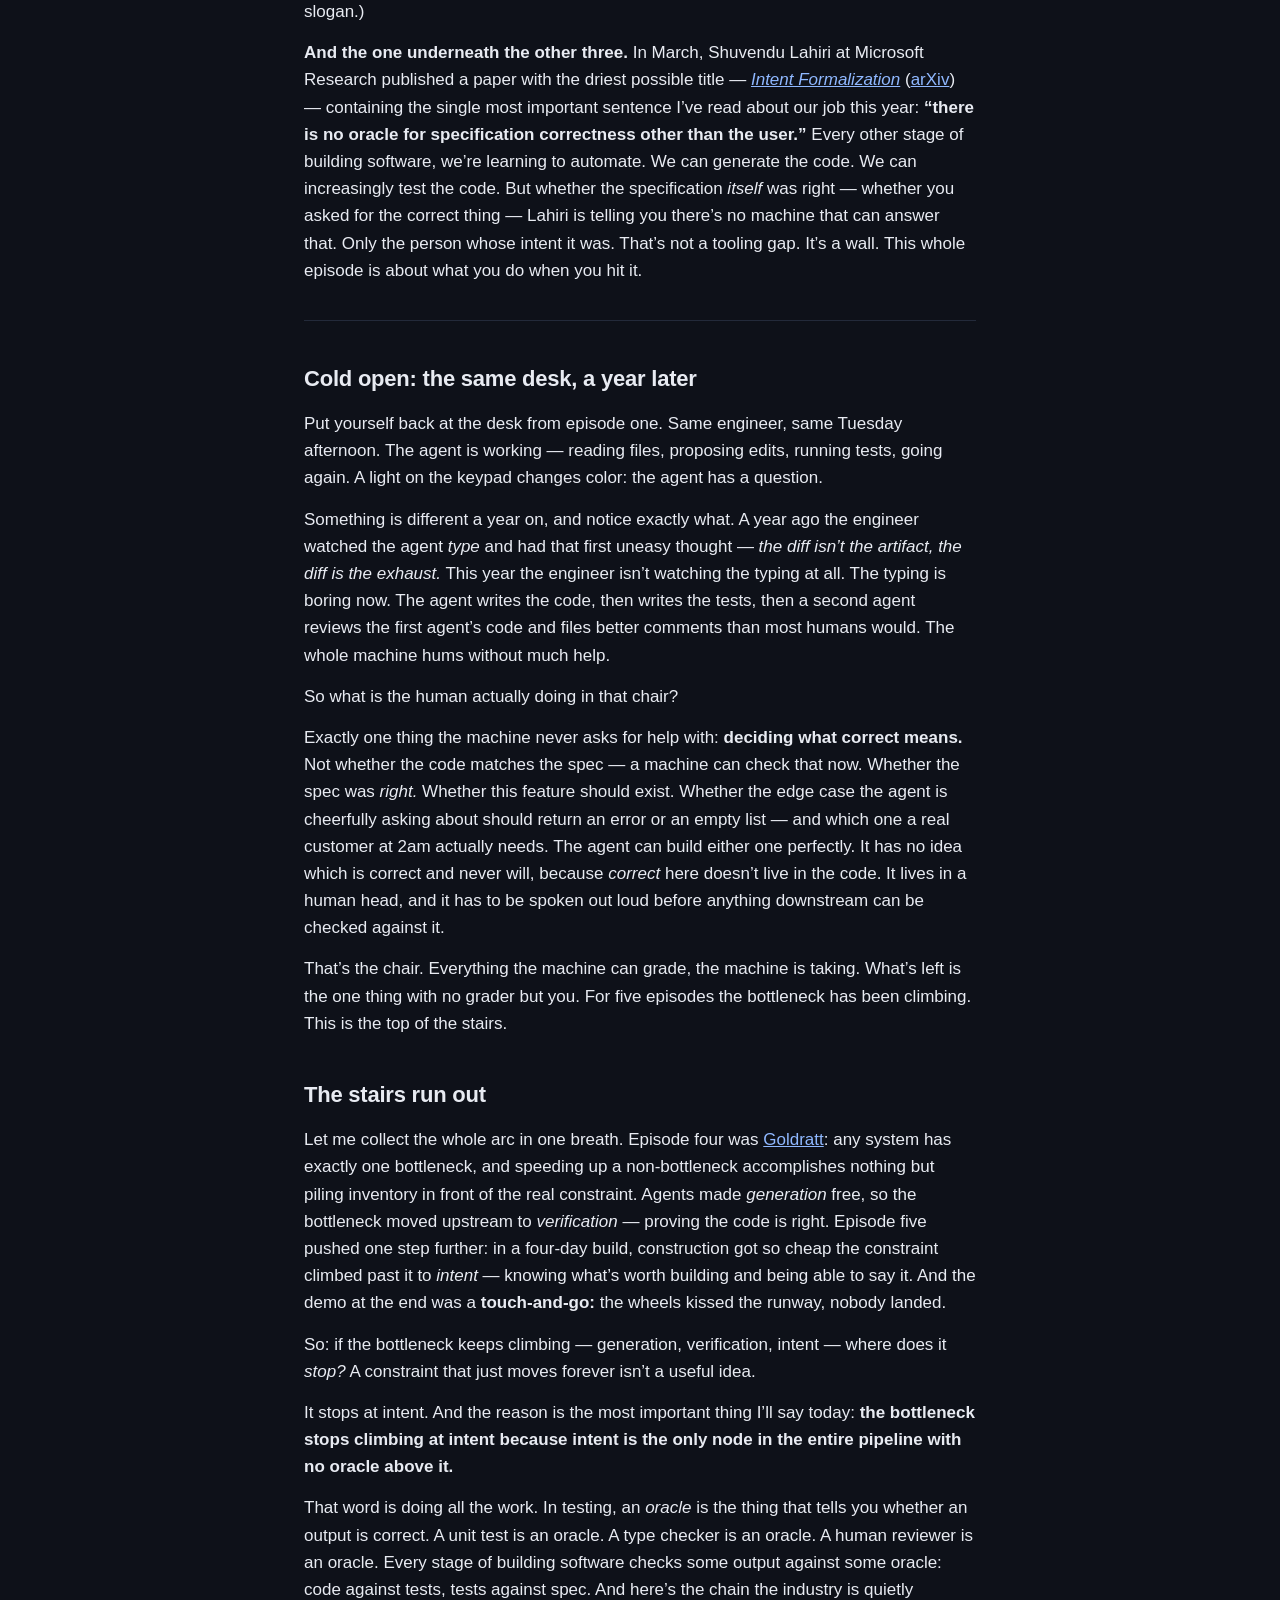
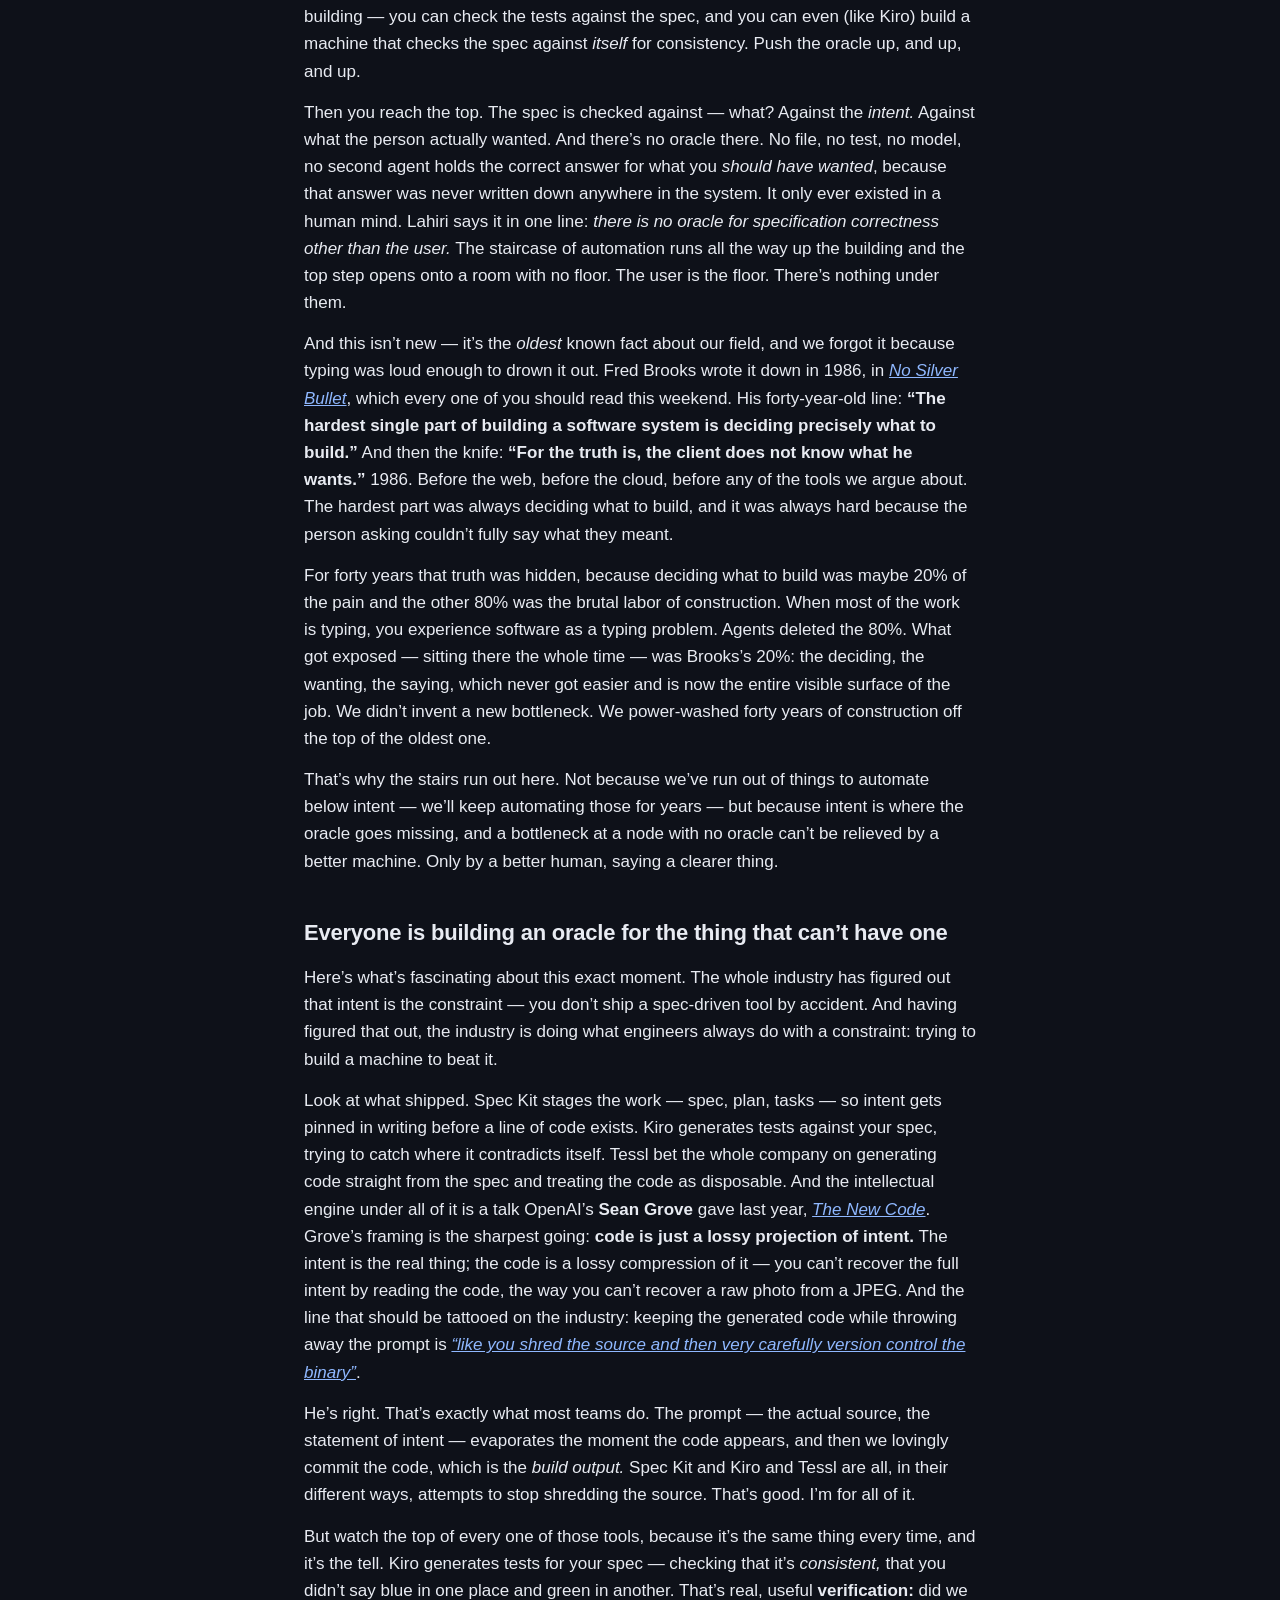
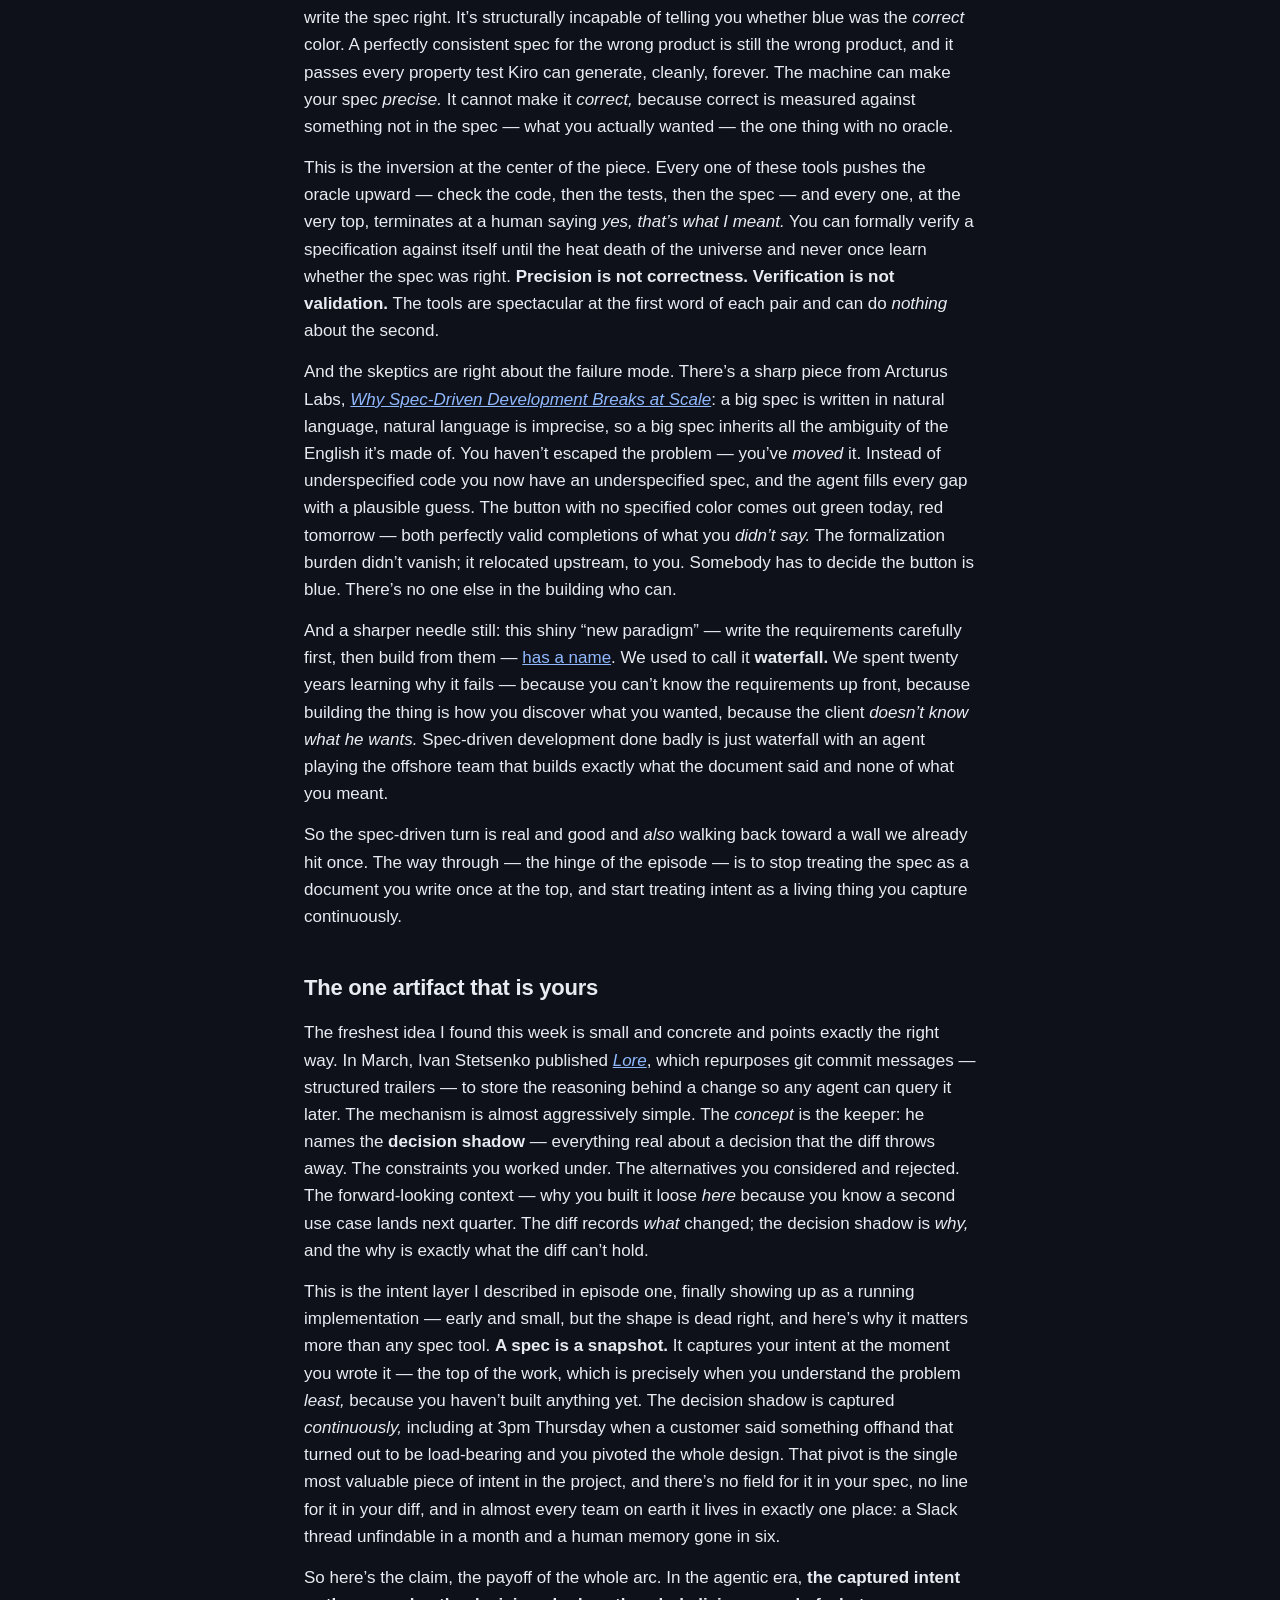
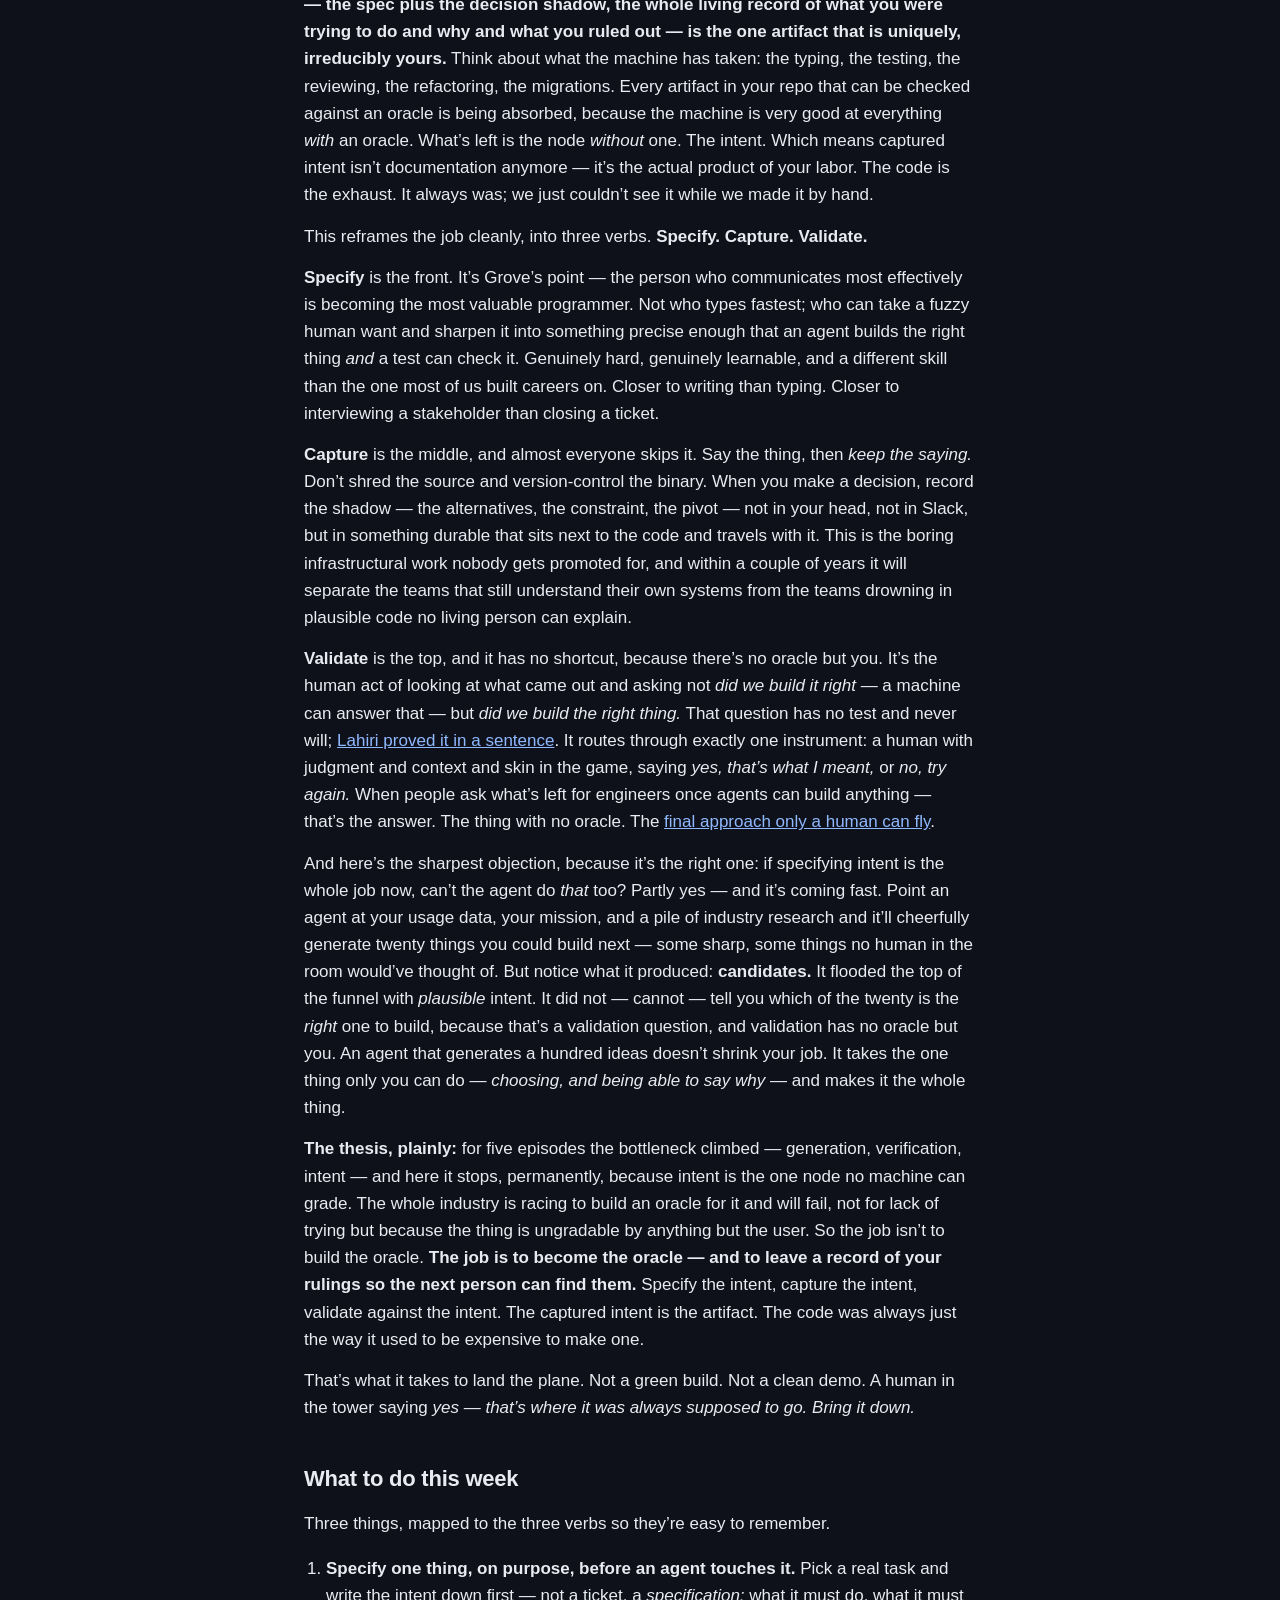
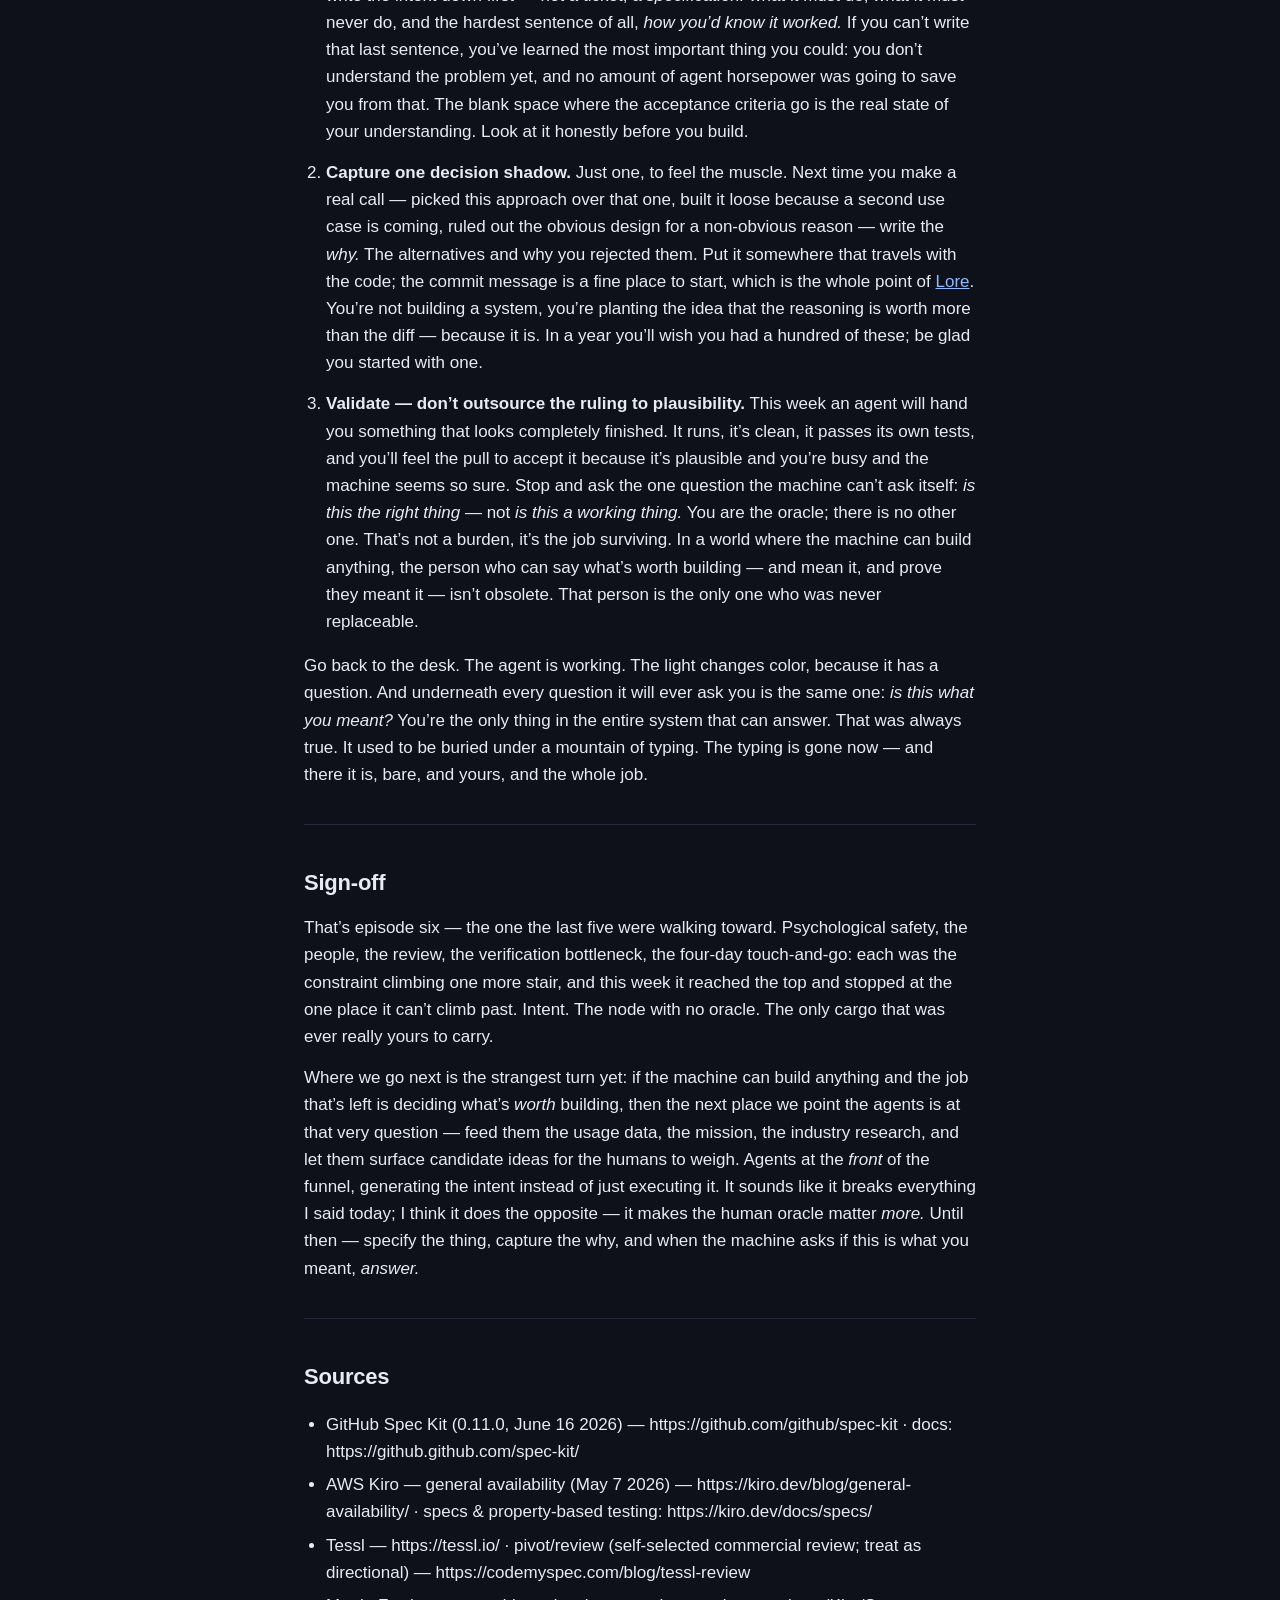
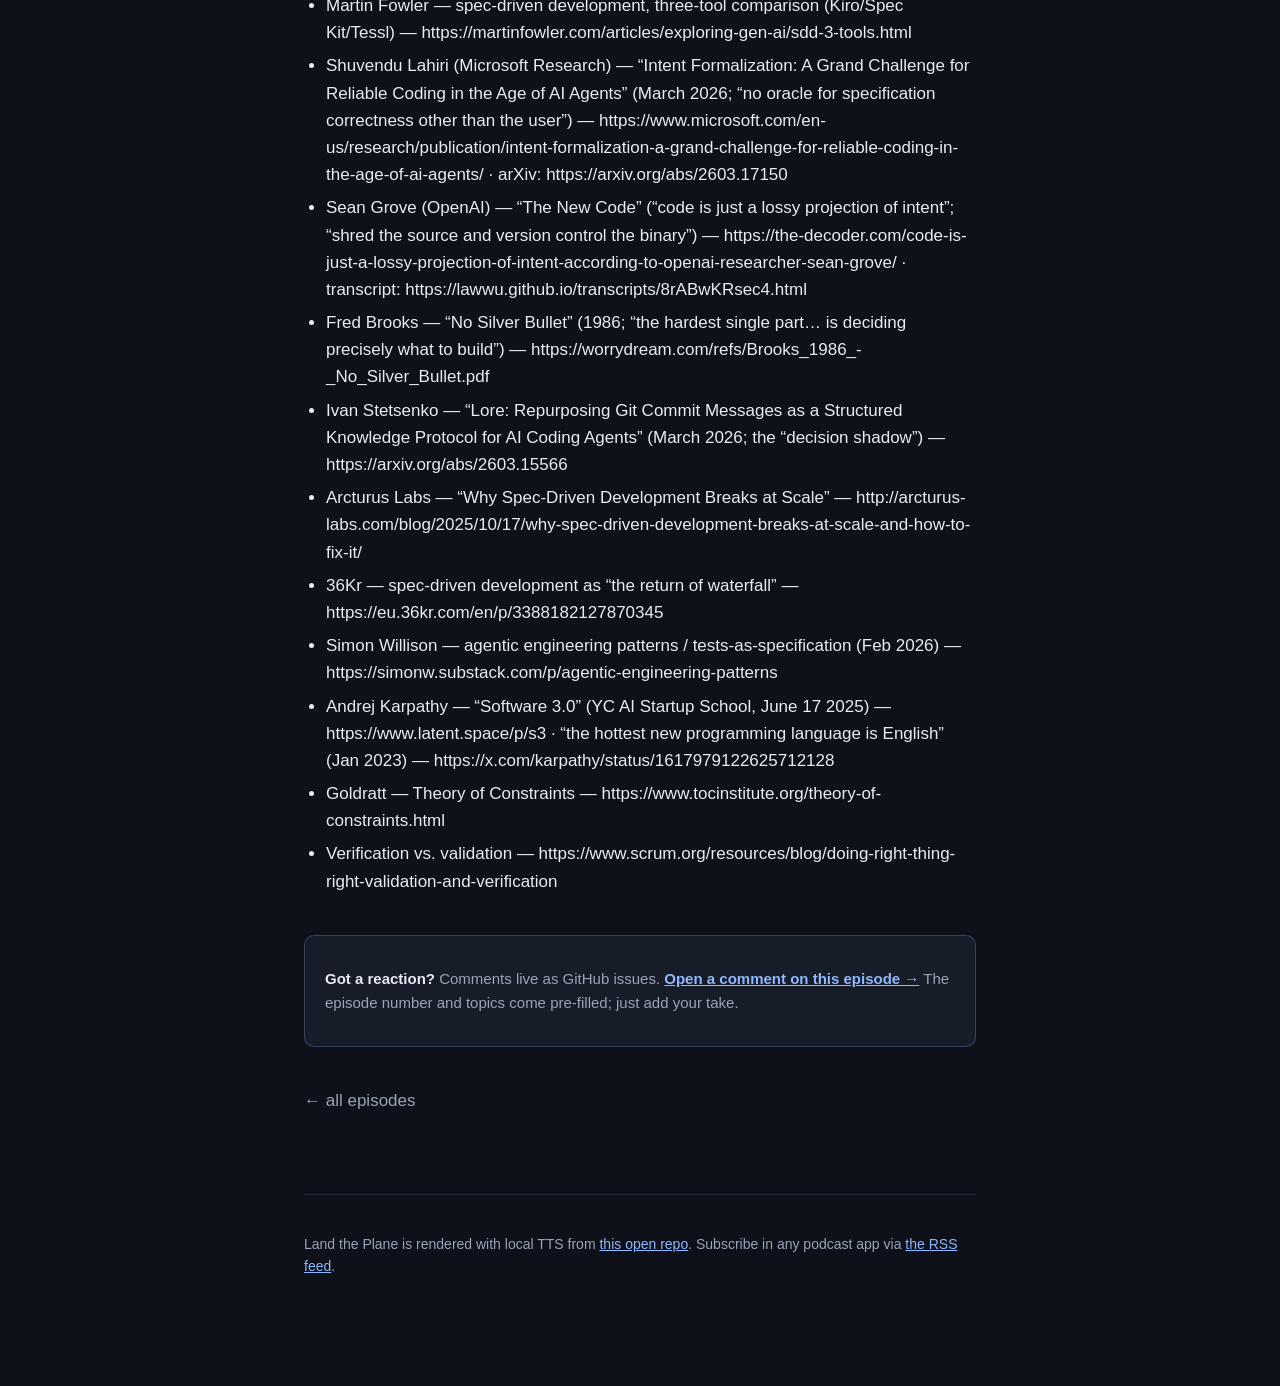
<file: docs/episodes/006-cleared-to-land/index.html>
<!doctype html>
<html lang="en">
<head>
<meta charset="utf-8">
<meta name="viewport" content="width=device-width, initial-scale=1">
<title>Cleared to Land — Land the Plane</title>
<link rel="stylesheet" href="../../style.css">
<link rel="alternate" type="application/rss+xml" title="Land the Plane" href="../../feed.xml">
<meta property="og:title" content="Cleared to Land — Land the Plane">
<meta property="og:type" content="website">
<meta property="og:image" content="https://puremunky.github.io/land-the-plane/cover.png">
</head>
<body>
<div class="container">
<header class="site-header">
<a href="../../"><img src="../../cover.png" alt=""></a>
<a href="../../"><h1>Land the Plane</h1></a>
</header>
<p class="site-tagline">Software engineering, AI-assisted development, and what it actually takes to lead engineering teams in the agentic era.</p>
<aside class="experiment-notice">
<strong>Experimental.</strong> Every episode is researched, drafted, and audio-rendered end-to-end through an AI pipeline. The voice is synthetic (Piper TTS). Treat episodes as working drafts of an argument, not authoritative reporting.
</aside>
<nav class="nav-links">
  <a href="../../">Episodes</a>
  <a href="../../feed.xml">RSS</a>
  <a href="https://github.com/puremunky/land-the-plane">GitHub</a>
</nav>

<p class="episode-meta">Episode 006 ·
2026-07-04 ·
26:26</p>
<audio controls preload="metadata" src="https://github.com/puremunky/land-the-plane/releases/download/ep-006/episode.mp3"></audio>
<article>
<h1>Cleared to Land</h1>
<p><em>For five episodes the bottleneck has been climbing upstream. This week it arrives at the one place it can&rsquo;t climb past — intent, the single node in the whole pipeline with no machine oracle. When agents can build anything and check almost anything except whether it was the right thing, the job collapses to one thing: saying what you meant, well enough to be checked, and keeping the saying.</em></p>
<p><em>Published 2026-07-04. The audio version of this piece is
<a href="./episode.mp3">Land the Plane episode 6</a>; this post covers the same
ground for people who&rsquo;d rather read.</em></p>
<hr />
<h2>This week on the radar</h2>
<p>Four things — and all four are the same story from four angles, which almost never happens.</p>
<p><strong>Spec Kit grew up.</strong> GitHub shipped
<a href="https://github.com/github/spec-kit">Spec Kit 0.11.0 on June 16</a>. If you haven&rsquo;t
looked since I mentioned it back in episode one, look again. The whole thing is a
loop — you write a <strong>spec</strong>, then a <strong>plan</strong>, then a <strong>task list</strong>, and only then
does the agent write code, each stage a plain Markdown artifact feeding the next
(<a href="https://github.github.com/spec-kit/">docs</a>). The news in this release is
<em>reach:</em> it now drives <strong>30+ coding agents</strong> from the same spec — Copilot, Claude
Code, Cursor, Gemini, Codex. The specification is now the portable thing; the
agent is the interchangeable thing. That&rsquo;s a complete inversion of how we&rsquo;ve
thought about tooling for forty years, shipped as a point release like it was
nothing.</p>
<p><strong>Amazon&rsquo;s Kiro went GA — and tries to test your spec.</strong>
<a href="https://kiro.dev/blog/general-availability/">Kiro reached general availability on May 7</a>,
replacing Amazon Q Developer. The detail that matters for the main piece: Kiro
doesn&rsquo;t just turn your spec into code, it generates
<a href="https://kiro.dev/docs/specs/">property-based tests aimed at the <em>specification itself</em></a>
— an attempt to build a machine that checks whether your spec holds together.
Somebody built a robot to grade the requirements. We&rsquo;re going to ask whether that
robot can possibly work.</p>
<p><strong>The honest counterweight: Tessl stalled.</strong> <a href="https://tessl.io/">Tessl</a> raised
~$125M on the purest version of the bet — spec is the source, code gets stamped
<code>// GENERATED FROM SPEC – DO NOT EDIT</code>. In January it
<a href="https://codemyspec.com/blog/tessl-review">quietly pivoted and rebranded</a>, and its
core framework reportedly still isn&rsquo;t GA after most of a year in private beta. I&rsquo;m
not dunking — this is hard. But keep them in frame: the idea that intent is the
source of truth is shipping in some places and stalling in others. (Martin Fowler&rsquo;s
site now runs a
<a href="https://martinfowler.com/articles/exploring-gen-ai/sdd-3-tools.html">three-tool comparison</a>
of Kiro, Spec Kit, and Tessl — the establishment blessing that this is a real
category, not a slogan.)</p>
<p><strong>And the one underneath the other three.</strong> In March, Shuvendu Lahiri at Microsoft
Research published a paper with the driest possible title —
<a href="https://www.microsoft.com/en-us/research/publication/intent-formalization-a-grand-challenge-for-reliable-coding-in-the-age-of-ai-agents/"><em>Intent Formalization</em></a>
(<a href="https://arxiv.org/abs/2603.17150">arXiv</a>) — containing the single most important
sentence I&rsquo;ve read about our job this year: <strong>&ldquo;there is no oracle for specification
correctness other than the user.&rdquo;</strong> Every other stage of building software, we&rsquo;re
learning to automate. We can generate the code. We can increasingly test the code.
But whether the specification <em>itself</em> was right — whether you asked for the
correct thing — Lahiri is telling you there&rsquo;s no machine that can answer that.
Only the person whose intent it was. That&rsquo;s not a tooling gap. It&rsquo;s a wall. This
whole episode is about what you do when you hit it.</p>
<hr />
<h2>Cold open: the same desk, a year later</h2>
<p>Put yourself back at the desk from episode one. Same engineer, same Tuesday
afternoon. The agent is working — reading files, proposing edits, running tests,
going again. A light on the keypad changes color: the agent has a question.</p>
<p>Something is different a year on, and notice exactly what. A year ago the engineer
watched the agent <em>type</em> and had that first uneasy thought — <em>the diff isn&rsquo;t the
artifact, the diff is the exhaust.</em> This year the engineer isn&rsquo;t watching the
typing at all. The typing is boring now. The agent writes the code, then writes
the tests, then a second agent reviews the first agent&rsquo;s code and files better
comments than most humans would. The whole machine hums without much help.</p>
<p>So what is the human actually doing in that chair?</p>
<p>Exactly one thing the machine never asks for help with: <strong>deciding what correct
means.</strong> Not whether the code matches the spec — a machine can check that now.
Whether the spec was <em>right.</em> Whether this feature should exist. Whether the edge
case the agent is cheerfully asking about should return an error or an empty list
— and which one a real customer at 2am actually needs. The agent can build either
one perfectly. It has no idea which is correct and never will, because <em>correct</em>
here doesn&rsquo;t live in the code. It lives in a human head, and it has to be spoken
out loud before anything downstream can be checked against it.</p>
<p>That&rsquo;s the chair. Everything the machine can grade, the machine is taking. What&rsquo;s
left is the one thing with no grader but you. For five episodes the bottleneck has
been climbing. This is the top of the stairs.</p>
<h2>The stairs run out</h2>
<p>Let me collect the whole arc in one breath. Episode four was
<a href="https://www.tocinstitute.org/theory-of-constraints.html">Goldratt</a>: any system
has exactly one bottleneck, and speeding up a non-bottleneck accomplishes nothing
but piling inventory in front of the real constraint. Agents made <em>generation</em>
free, so the bottleneck moved upstream to <em>verification</em> — proving the code is
right. Episode five pushed one step further: in a four-day build, construction got
so cheap the constraint climbed past it to <em>intent</em> — knowing what&rsquo;s worth
building and being able to say it. And the demo at the end was a <strong>touch-and-go:</strong>
the wheels kissed the runway, nobody landed.</p>
<p>So: if the bottleneck keeps climbing — generation, verification, intent — where
does it <em>stop?</em> A constraint that just moves forever isn&rsquo;t a useful idea.</p>
<p>It stops at intent. And the reason is the most important thing I&rsquo;ll say today:
<strong>the bottleneck stops climbing at intent because intent is the only node in the
entire pipeline with no oracle above it.</strong></p>
<p>That word is doing all the work. In testing, an <em>oracle</em> is the thing that tells
you whether an output is correct. A unit test is an oracle. A type checker is an
oracle. A human reviewer is an oracle. Every stage of building software checks
some output against some oracle: code against tests, tests against spec. And
here&rsquo;s the chain the industry is quietly building — you can check the tests
against the spec, and you can even (like Kiro) build a machine that checks the
spec against <em>itself</em> for consistency. Push the oracle up, and up, and up.</p>
<p>Then you reach the top. The spec is checked against — what? Against the <em>intent.</em>
Against what the person actually wanted. And there&rsquo;s no oracle there. No file, no
test, no model, no second agent holds the correct answer for what you <em>should have
wanted</em>, because that answer was never written down anywhere in the system. It
only ever existed in a human mind. Lahiri says it in one line: <em>there is no oracle
for specification correctness other than the user.</em> The staircase of automation
runs all the way up the building and the top step opens onto a room with no floor.
The user is the floor. There&rsquo;s nothing under them.</p>
<p>And this isn&rsquo;t new — it&rsquo;s the <em>oldest</em> known fact about our field, and we forgot it
because typing was loud enough to drown it out. Fred Brooks wrote it down in 1986,
in <a href="https://worrydream.com/refs/Brooks_1986_-_No_Silver_Bullet.pdf"><em>No Silver Bullet</em></a>,
which every one of you should read this weekend. His forty-year-old line: <strong>&ldquo;The
hardest single part of building a software system is deciding precisely what to
build.&rdquo;</strong> And then the knife: <strong>&ldquo;For the truth is, the client does not know what he
wants.&rdquo;</strong> 1986. Before the web, before the cloud, before any of the tools we argue
about. The hardest part was always deciding what to build, and it was always hard
because the person asking couldn&rsquo;t fully say what they meant.</p>
<p>For forty years that truth was hidden, because deciding what to build was maybe 20%
of the pain and the other 80% was the brutal labor of construction. When most of
the work is typing, you experience software as a typing problem. Agents deleted the
80%. What got exposed — sitting there the whole time — was Brooks&rsquo;s 20%: the
deciding, the wanting, the saying, which never got easier and is now the entire
visible surface of the job. We didn&rsquo;t invent a new bottleneck. We power-washed
forty years of construction off the top of the oldest one.</p>
<p>That&rsquo;s why the stairs run out here. Not because we&rsquo;ve run out of things to automate
below intent — we&rsquo;ll keep automating those for years — but because intent is where
the oracle goes missing, and a bottleneck at a node with no oracle can&rsquo;t be
relieved by a better machine. Only by a better human, saying a clearer thing.</p>
<h2>Everyone is building an oracle for the thing that can&rsquo;t have one</h2>
<p>Here&rsquo;s what&rsquo;s fascinating about this exact moment. The whole industry has figured
out that intent is the constraint — you don&rsquo;t ship a spec-driven tool by accident.
And having figured that out, the industry is doing what engineers always do with a
constraint: trying to build a machine to beat it.</p>
<p>Look at what shipped. Spec Kit stages the work — spec, plan, tasks — so intent
gets pinned in writing before a line of code exists. Kiro generates tests against
your spec, trying to catch where it contradicts itself. Tessl bet the whole company
on generating code straight from the spec and treating the code as disposable. And
the intellectual engine under all of it is a talk OpenAI&rsquo;s <strong>Sean Grove</strong> gave last
year,
<a href="https://the-decoder.com/code-is-just-a-lossy-projection-of-intent-according-to-openai-researcher-sean-grove/"><em>The New Code</em></a>.
Grove&rsquo;s framing is the sharpest going: <strong>code is just a lossy projection of
intent.</strong> The intent is the real thing; the code is a lossy compression of it — you
can&rsquo;t recover the full intent by reading the code, the way you can&rsquo;t recover a raw
photo from a JPEG. And the line that should be tattooed on the industry: keeping the
generated code while throwing away the prompt is
<a href="https://lawwu.github.io/transcripts/8rABwKRsec4.html"><em>&ldquo;like you shred the source and then very carefully version control the binary&rdquo;</em></a>.</p>
<p>He&rsquo;s right. That&rsquo;s exactly what most teams do. The prompt — the actual source, the
statement of intent — evaporates the moment the code appears, and then we lovingly
commit the code, which is the <em>build output.</em> Spec Kit and Kiro and Tessl are all,
in their different ways, attempts to stop shredding the source. That&rsquo;s good. I&rsquo;m
for all of it.</p>
<p>But watch the top of every one of those tools, because it&rsquo;s the same thing every
time, and it&rsquo;s the tell. Kiro generates tests for your spec — checking that it&rsquo;s
<em>consistent,</em> that you didn&rsquo;t say blue in one place and green in another. That&rsquo;s
real, useful <strong>verification:</strong> did we write the spec right. It&rsquo;s structurally
incapable of telling you whether blue was the <em>correct</em> color. A perfectly
consistent spec for the wrong product is still the wrong product, and it passes
every property test Kiro can generate, cleanly, forever. The machine can make your
spec <em>precise.</em> It cannot make it <em>correct,</em> because correct is measured against
something not in the spec — what you actually wanted — the one thing with no oracle.</p>
<p>This is the inversion at the center of the piece. Every one of these tools pushes
the oracle upward — check the code, then the tests, then the spec — and every one,
at the very top, terminates at a human saying <em>yes, that&rsquo;s what I meant.</em> You can
formally verify a specification against itself until the heat death of the universe
and never once learn whether the spec was right. <strong>Precision is not correctness.
Verification is not validation.</strong> The tools are spectacular at the first word of
each pair and can do <em>nothing</em> about the second.</p>
<p>And the skeptics are right about the failure mode. There&rsquo;s a sharp piece from
Arcturus Labs,
<a href="http://arcturus-labs.com/blog/2025/10/17/why-spec-driven-development-breaks-at-scale-and-how-to-fix-it/"><em>Why Spec-Driven Development Breaks at Scale</em></a>:
a big spec is written in natural language, natural language is imprecise, so a big
spec inherits all the ambiguity of the English it&rsquo;s made of. You haven&rsquo;t escaped
the problem — you&rsquo;ve <em>moved</em> it. Instead of underspecified code you now have an
underspecified spec, and the agent fills every gap with a plausible guess. The
button with no specified color comes out green today, red tomorrow — both perfectly
valid completions of what you <em>didn&rsquo;t say.</em> The formalization burden didn&rsquo;t vanish;
it relocated upstream, to you. Somebody has to decide the button is blue. There&rsquo;s
no one else in the building who can.</p>
<p>And a sharper needle still: this shiny &ldquo;new paradigm&rdquo; — write the requirements
carefully first, then build from them — <a href="https://eu.36kr.com/en/p/3388182127870345">has a name</a>.
We used to call it <strong>waterfall.</strong> We spent twenty years learning why it fails —
because you can&rsquo;t know the requirements up front, because building the thing is how
you discover what you wanted, because the client <em>doesn&rsquo;t know what he wants.</em>
Spec-driven development done badly is just waterfall with an agent playing the
offshore team that builds exactly what the document said and none of what you meant.</p>
<p>So the spec-driven turn is real and good and <em>also</em> walking back toward a wall we
already hit once. The way through — the hinge of the episode — is to stop treating
the spec as a document you write once at the top, and start treating intent as a
living thing you capture continuously.</p>
<h2>The one artifact that is yours</h2>
<p>The freshest idea I found this week is small and concrete and points exactly the
right way. In March, Ivan Stetsenko published
<a href="https://arxiv.org/abs/2603.15566"><em>Lore</em></a>, which repurposes git commit messages —
structured trailers — to store the reasoning behind a change so any agent can query
it later. The mechanism is almost aggressively simple. The <em>concept</em> is the keeper:
he names the <strong>decision shadow</strong> — everything real about a decision that the diff
throws away. The constraints you worked under. The alternatives you considered and
rejected. The forward-looking context — why you built it loose <em>here</em> because you
know a second use case lands next quarter. The diff records <em>what</em> changed; the
decision shadow is <em>why,</em> and the why is exactly what the diff can&rsquo;t hold.</p>
<p>This is the intent layer I described in episode one, finally showing up as a running
implementation — early and small, but the shape is dead right, and here&rsquo;s why it
matters more than any spec tool. <strong>A spec is a snapshot.</strong> It captures your intent
at the moment you wrote it — the top of the work, which is precisely when you
understand the problem <em>least,</em> because you haven&rsquo;t built anything yet. The decision
shadow is captured <em>continuously,</em> including at 3pm Thursday when a customer said
something offhand that turned out to be load-bearing and you pivoted the whole
design. That pivot is the single most valuable piece of intent in the project, and
there&rsquo;s no field for it in your spec, no line for it in your diff, and in almost
every team on earth it lives in exactly one place: a Slack thread unfindable in a
month and a human memory gone in six.</p>
<p>So here&rsquo;s the claim, the payoff of the whole arc. In the agentic era, <strong>the captured
intent — the spec plus the decision shadow, the whole living record of what you were
trying to do and why and what you ruled out — is the one artifact that is uniquely,
irreducibly yours.</strong> Think about what the machine has taken: the typing, the
testing, the reviewing, the refactoring, the migrations. Every artifact in your
repo that can be checked against an oracle is being absorbed, because the machine is
very good at everything <em>with</em> an oracle. What&rsquo;s left is the node <em>without</em> one. The
intent. Which means captured intent isn&rsquo;t documentation anymore — it&rsquo;s the actual
product of your labor. The code is the exhaust. It always was; we just couldn&rsquo;t see
it while we made it by hand.</p>
<p>This reframes the job cleanly, into three verbs. <strong>Specify. Capture. Validate.</strong></p>
<p><strong>Specify</strong> is the front. It&rsquo;s Grove&rsquo;s point — the person who communicates most
effectively is becoming the most valuable programmer. Not who types fastest; who can
take a fuzzy human want and sharpen it into something precise enough that an agent
builds the right thing <em>and</em> a test can check it. Genuinely hard, genuinely
learnable, and a different skill than the one most of us built careers on. Closer to
writing than typing. Closer to interviewing a stakeholder than closing a ticket.</p>
<p><strong>Capture</strong> is the middle, and almost everyone skips it. Say the thing, then <em>keep
the saying.</em> Don&rsquo;t shred the source and version-control the binary. When you make a
decision, record the shadow — the alternatives, the constraint, the pivot — not in
your head, not in Slack, but in something durable that sits next to the code and
travels with it. This is the boring infrastructural work nobody gets promoted for,
and within a couple of years it will separate the teams that still understand their
own systems from the teams drowning in plausible code no living person can explain.</p>
<p><strong>Validate</strong> is the top, and it has no shortcut, because there&rsquo;s no oracle but you.
It&rsquo;s the human act of looking at what came out and asking not <em>did we build it
right</em> — a machine can answer that — but <em>did we build the right thing.</em> That
question has no test and never will;
<a href="https://www.microsoft.com/en-us/research/publication/intent-formalization-a-grand-challenge-for-reliable-coding-in-the-age-of-ai-agents/">Lahiri proved it in a sentence</a>.
It routes through exactly one instrument: a human with judgment and context and skin
in the game, saying <em>yes, that&rsquo;s what I meant,</em> or <em>no, try again.</em> When people ask
what&rsquo;s left for engineers once agents can build anything — that&rsquo;s the answer. The
thing with no oracle. The
<a href="https://www.scrum.org/resources/blog/doing-right-thing-right-validation-and-verification">final approach only a human can fly</a>.</p>
<p>And here&rsquo;s the sharpest objection, because it&rsquo;s the right one: if specifying intent
is the whole job now, can&rsquo;t the agent do <em>that</em> too? Partly yes — and it&rsquo;s coming
fast. Point an agent at your usage data, your mission, and a pile of industry
research and it&rsquo;ll cheerfully generate twenty things you could build next — some
sharp, some things no human in the room would&rsquo;ve thought of. But notice what it
produced: <strong>candidates.</strong> It flooded the top of the funnel with <em>plausible</em> intent.
It did not — cannot — tell you which of the twenty is the <em>right</em> one to build,
because that&rsquo;s a validation question, and validation has no oracle but you. An agent
that generates a hundred ideas doesn&rsquo;t shrink your job. It takes the one thing only
you can do — <em>choosing, and being able to say why</em> — and makes it the whole thing.</p>
<p><strong>The thesis, plainly:</strong> for five episodes the bottleneck climbed — generation,
verification, intent — and here it stops, permanently, because intent is the one
node no machine can grade. The whole industry is racing to build an oracle for it
and will fail, not for lack of trying but because the thing is ungradable by
anything but the user. So the job isn&rsquo;t to build the oracle. <strong>The job is to become
the oracle — and to leave a record of your rulings so the next person can find
them.</strong> Specify the intent, capture the intent, validate against the intent. The
captured intent is the artifact. The code was always just the way it used to be
expensive to make one.</p>
<p>That&rsquo;s what it takes to land the plane. Not a green build. Not a clean demo. A human
in the tower saying <em>yes — that&rsquo;s where it was always supposed to go. Bring it
down.</em></p>
<h2>What to do this week</h2>
<p>Three things, mapped to the three verbs so they&rsquo;re easy to remember.</p>
<ol>
<li>
<p><strong>Specify one thing, on purpose, before an agent touches it.</strong> Pick a real task
   and write the intent down first — not a ticket, a <em>specification:</em> what it must
   do, what it must never do, and the hardest sentence of all, <em>how you&rsquo;d know it
   worked.</em> If you can&rsquo;t write that last sentence, you&rsquo;ve learned the most important
   thing you could: you don&rsquo;t understand the problem yet, and no amount of agent
   horsepower was going to save you from that. The blank space where the acceptance
   criteria go is the real state of your understanding. Look at it honestly before
   you build.</p>
</li>
<li>
<p><strong>Capture one decision shadow.</strong> Just one, to feel the muscle. Next time you make
   a real call — picked this approach over that one, built it loose because a second
   use case is coming, ruled out the obvious design for a non-obvious reason — write
   the <em>why.</em> The alternatives and why you rejected them. Put it somewhere that
   travels with the code; the commit message is a fine place to start, which is the
   whole point of <a href="https://arxiv.org/abs/2603.15566">Lore</a>. You&rsquo;re not building a
   system, you&rsquo;re planting the idea that the reasoning is worth more than the diff —
   because it is. In a year you&rsquo;ll wish you had a hundred of these; be glad you
   started with one.</p>
</li>
<li>
<p><strong>Validate — don&rsquo;t outsource the ruling to plausibility.</strong> This week an agent
   will hand you something that looks completely finished. It runs, it&rsquo;s clean, it
   passes its own tests, and you&rsquo;ll feel the pull to accept it because it&rsquo;s plausible
   and you&rsquo;re busy and the machine seems so sure. Stop and ask the one question the
   machine can&rsquo;t ask itself: <em>is this the right thing</em> — not <em>is this a working
   thing.</em> You are the oracle; there is no other one. That&rsquo;s not a burden, it&rsquo;s the
   job surviving. In a world where the machine can build anything, the person who can
   say what&rsquo;s worth building — and mean it, and prove they meant it — isn&rsquo;t obsolete.
   That person is the only one who was never replaceable.</p>
</li>
</ol>
<p>Go back to the desk. The agent is working. The light changes color, because it has a
question. And underneath every question it will ever ask you is the same one: <em>is
this what you meant?</em> You&rsquo;re the only thing in the entire system that can answer.
That was always true. It used to be buried under a mountain of typing. The typing is
gone now — and there it is, bare, and yours, and the whole job.</p>
<hr />
<h2>Sign-off</h2>
<p>That&rsquo;s episode six — the one the last five were walking toward. Psychological
safety, the people, the review, the verification bottleneck, the four-day
touch-and-go: each was the constraint climbing one more stair, and this week it
reached the top and stopped at the one place it can&rsquo;t climb past. Intent. The node
with no oracle. The only cargo that was ever really yours to carry.</p>
<p>Where we go next is the strangest turn yet: if the machine can build anything and
the job that&rsquo;s left is deciding what&rsquo;s <em>worth</em> building, then the next place we point
the agents is at that very question — feed them the usage data, the mission, the
industry research, and let them surface candidate ideas for the humans to weigh.
Agents at the <em>front</em> of the funnel, generating the intent instead of just executing
it. It sounds like it breaks everything I said today; I think it does the opposite —
it makes the human oracle matter <em>more.</em> Until then — specify the thing, capture the
why, and when the machine asks if this is what you meant, <em>answer.</em></p>
<hr />
<h2>Sources</h2>
<ul>
<li>GitHub Spec Kit (0.11.0, June 16 2026) — https://github.com/github/spec-kit · docs: https://github.github.com/spec-kit/</li>
<li>AWS Kiro — general availability (May 7 2026) — https://kiro.dev/blog/general-availability/ · specs &amp; property-based testing: https://kiro.dev/docs/specs/</li>
<li>Tessl — https://tessl.io/ · pivot/review (self-selected commercial review; treat as directional) — https://codemyspec.com/blog/tessl-review</li>
<li>Martin Fowler — spec-driven development, three-tool comparison (Kiro/Spec Kit/Tessl) — https://martinfowler.com/articles/exploring-gen-ai/sdd-3-tools.html</li>
<li>Shuvendu Lahiri (Microsoft Research) — &ldquo;Intent Formalization: A Grand Challenge for Reliable Coding in the Age of AI Agents&rdquo; (March 2026; &ldquo;no oracle for specification correctness other than the user&rdquo;) — https://www.microsoft.com/en-us/research/publication/intent-formalization-a-grand-challenge-for-reliable-coding-in-the-age-of-ai-agents/ · arXiv: https://arxiv.org/abs/2603.17150</li>
<li>Sean Grove (OpenAI) — &ldquo;The New Code&rdquo; (&ldquo;code is just a lossy projection of intent&rdquo;; &ldquo;shred the source and version control the binary&rdquo;) — https://the-decoder.com/code-is-just-a-lossy-projection-of-intent-according-to-openai-researcher-sean-grove/ · transcript: https://lawwu.github.io/transcripts/8rABwKRsec4.html</li>
<li>Fred Brooks — &ldquo;No Silver Bullet&rdquo; (1986; &ldquo;the hardest single part… is deciding precisely what to build&rdquo;) — https://worrydream.com/refs/Brooks_1986_-_No_Silver_Bullet.pdf</li>
<li>Ivan Stetsenko — &ldquo;Lore: Repurposing Git Commit Messages as a Structured Knowledge Protocol for AI Coding Agents&rdquo; (March 2026; the &ldquo;decision shadow&rdquo;) — https://arxiv.org/abs/2603.15566</li>
<li>Arcturus Labs — &ldquo;Why Spec-Driven Development Breaks at Scale&rdquo; — http://arcturus-labs.com/blog/2025/10/17/why-spec-driven-development-breaks-at-scale-and-how-to-fix-it/</li>
<li>36Kr — spec-driven development as &ldquo;the return of waterfall&rdquo; — https://eu.36kr.com/en/p/3388182127870345</li>
<li>Simon Willison — agentic engineering patterns / tests-as-specification (Feb 2026) — https://simonw.substack.com/p/agentic-engineering-patterns</li>
<li>Andrej Karpathy — &ldquo;Software 3.0&rdquo; (YC AI Startup School, June 17 2025) — https://www.latent.space/p/s3 · &ldquo;the hottest new programming language is English&rdquo; (Jan 2023) — https://x.com/karpathy/status/1617979122625712128</li>
<li>Goldratt — Theory of Constraints — https://www.tocinstitute.org/theory-of-constraints.html</li>
<li>Verification vs. validation — https://www.scrum.org/resources/blog/doing-right-thing-right-validation-and-verification
</content></li>
</ul>
</article>
<aside class="discuss">
<p><strong>Got a reaction?</strong> Comments live as GitHub issues.
<a href="https://github.com/puremunky/land-the-plane/issues/new?title=Episode+006+%E2%80%94+Cleared+to+Land%3A+&amp;body=%2A%2AEpisode%3A%2A%2A+006+%E2%80%94+Cleared+to+Land%0A%2A%2ATopics%3A%2A%2A+intent+layer%2C+spec-driven+development%2C+AI-assisted+development%2C+verification%2C+validation%2C+engineering+leadership%2C+agentic+workflows%0A%2A%2AListen+%2F+read%3A%2A%2A+https%3A%2F%2Fpuremunky.github.io%2Fland-the-plane%2Fepisodes%2F006-cleared-to-land%2F%0A%0A---%0A%0A%3C%21--+Your+reaction%2C+pushback%2C+or+question+goes+here.+--%3E%0A&amp;labels=episode-006%2Cepisode-comment%2Ctopic%3Aintent-layer%2Ctopic%3Aspec-driven-development%2Ctopic%3Aai-assisted-development%2Ctopic%3Averification%2Ctopic%3Avalidation%2Ctopic%3Aengineering-leadership%2Ctopic%3Aagentic-workflows">Open a comment on this episode →</a>
The episode number and topics come pre-filled; just add your take.</p>
</aside>
<a class="back-link" href="../../">← all episodes</a>

<footer>
<p>Land the Plane is rendered with local TTS from
<a href="https://github.com/puremunky/land-the-plane">this open repo</a>.
Subscribe in any podcast app via <a href="../../feed.xml">the RSS feed</a>.</p>
</footer>
</div>
</body>
</html>
</file>
<file: docs/style.css>
:root {
  --bg: #0e1119;
  --surface: #161b27;
  --text: #e8ebf2;
  --muted: #9aa3b8;
  --accent: #c780ff;
  --rule: #232a3a;
  --link: #8fb8ff;
}
* { box-sizing: border-box; }
html, body {
  margin: 0; padding: 0;
  background: var(--bg);
  color: var(--text);
  font: 17px/1.6 -apple-system, BlinkMacSystemFont, "Segoe UI", Roboto,
        "Helvetica Neue", Arial, sans-serif;
  -webkit-font-smoothing: antialiased;
}
a { color: var(--link); }
a:hover { color: var(--accent); }
.container { max-width: 720px; margin: 0 auto; padding: 48px 24px 96px; }
.site-header { display: flex; align-items: center; gap: 16px; margin-bottom: 8px; }
.site-header img { width: 64px; height: 64px; border-radius: 12px; }
.site-header h1 { font-size: 24px; margin: 0; letter-spacing: -0.01em; }
.site-header a { color: var(--text); text-decoration: none; }
.site-tagline { color: var(--muted); margin: 4px 0 16px; }
.experiment-notice {
  background: rgba(199, 128, 255, 0.08);
  border: 1px solid rgba(199, 128, 255, 0.25);
  border-radius: 10px;
  padding: 12px 16px;
  font-size: 14px;
  color: var(--muted);
  margin: 16px 0 24px;
}
.experiment-notice strong { color: var(--accent); }
.nav-links { margin: 8px 0 40px; display: flex; gap: 16px; font-size: 14px; }
.nav-links a { color: var(--muted); text-decoration: none; }
.nav-links a:hover { color: var(--accent); }
h2 { font-size: 22px; letter-spacing: -0.01em; margin: 40px 0 8px; }
h3 { font-size: 18px; margin: 32px 0 8px; }
.episode-card {
  display: block;
  background: var(--surface);
  border: 1px solid var(--rule);
  border-radius: 12px;
  padding: 24px 28px;
  margin: 20px 0;
  text-decoration: none;
  color: var(--text);
  transition: transform 0.15s ease, border-color 0.15s ease;
}
.episode-card:hover {
  transform: translateY(-2px);
  border-color: var(--accent);
}
.episode-meta {
  display: flex; gap: 12px;
  font-size: 13px;
  color: var(--muted);
  margin-bottom: 6px;
  text-transform: uppercase;
  letter-spacing: 0.04em;
}
.episode-card h2 { margin: 0 0 8px; font-size: 22px; }
.episode-card .subtitle { color: var(--muted); margin: 4px 0 12px; font-style: italic; }
.episode-card .summary { color: var(--text); margin: 0; }
audio { width: 100%; margin: 24px 0; }
article p { margin: 14px 0; }
article ul, article ol { padding-left: 22px; }
article li { margin: 6px 0; }
article blockquote {
  border-left: 3px solid var(--accent);
  margin: 18px 0;
  padding: 4px 18px;
  color: var(--muted);
}
article hr { border: 0; border-top: 1px solid var(--rule); margin: 36px 0; }
.discuss {
  background: rgba(143, 184, 255, 0.07);
  border: 1px solid rgba(143, 184, 255, 0.25);
  border-radius: 10px;
  padding: 16px 20px;
  margin: 40px 0 8px;
  font-size: 15px;
  color: var(--muted);
}
.discuss strong { color: var(--text); }
.discuss a { font-weight: 600; }
.back-link {
  display: inline-block;
  margin-top: 32px;
  color: var(--muted);
  text-decoration: none;
}
.back-link:hover { color: var(--accent); }
footer {
  margin-top: 80px;
  padding-top: 24px;
  border-top: 1px solid var(--rule);
  font-size: 14px;
  color: var(--muted);
}
</file>
